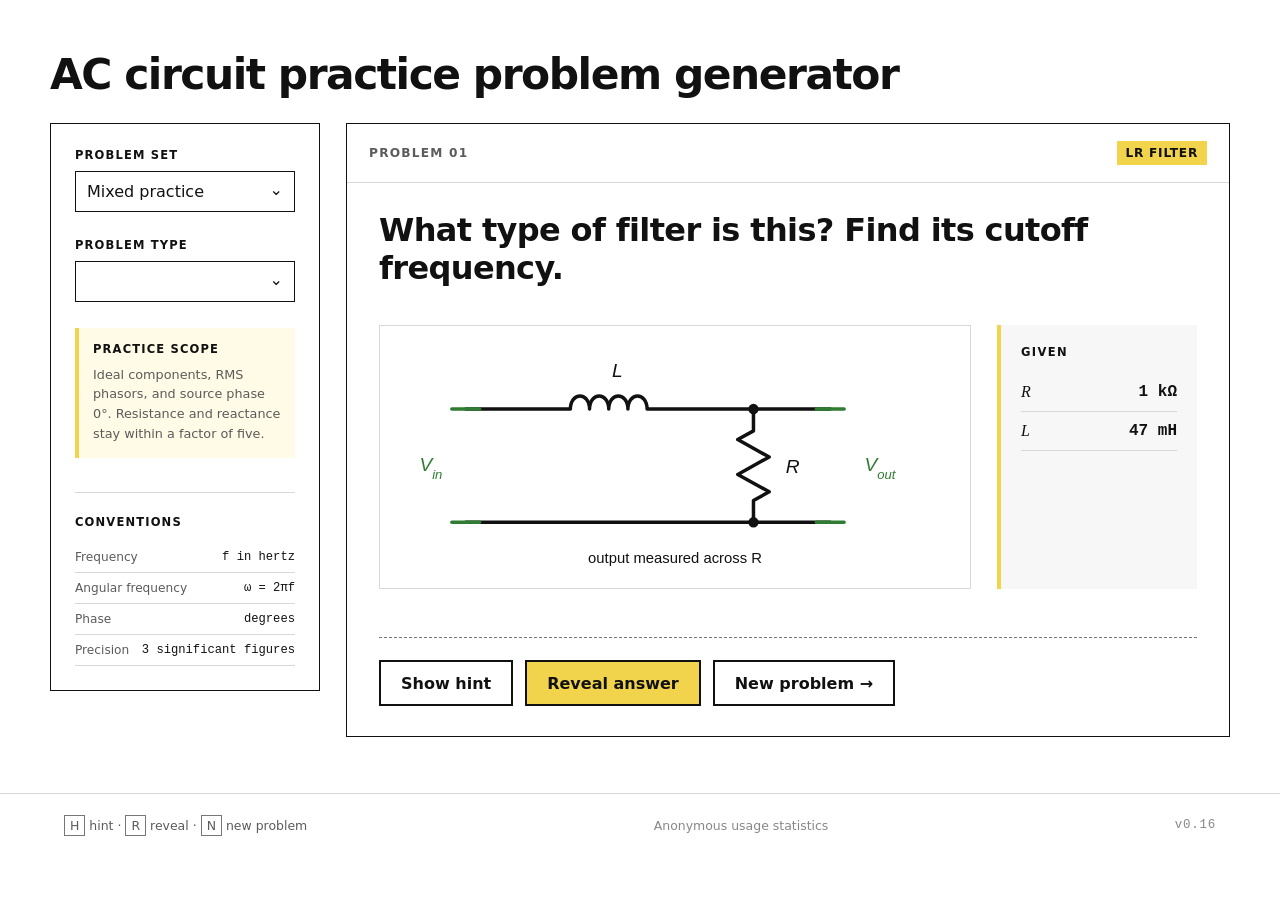
<file: index.html>
<!doctype html>
<html lang="en">
<head>
  <meta charset="utf-8">
  <meta name="viewport" content="width=device-width, initial-scale=1">
  <meta name="description" content="Randomized, verified AC impedance practice problems for introductory electronics students.">
  <link rel="canonical" href="https://wgannett.github.io/ac-practice-problems/">
  <title>AC Circuit Practice Problem Generator</title>
  <link rel="stylesheet" href="styles.css">
</head>
<body>
  <main>
    <section class="intro" aria-labelledby="page-title">
      <h1 id="page-title">AC circuit practice problem generator</h1>
    </section>

    <section class="workspace" aria-label="Practice problem generator">
      <aside class="controls">
        <div class="control-group">
          <label for="problem-set">Problem set</label>
          <div class="select-wrap">
            <select id="problem-set">
              <option value="mixed">Mixed practice</option>
              <option value="impedance">Equivalent impedance</option>
              <option value="advanced">Multi-component impedance</option>
              <option value="phasors">Currents &amp; voltages</option>
              <option value="unknown">Unknown values</option>
              <option value="power">Resistor power</option>
              <option value="filters">Filters</option>
              <option value="resonance">RLC resonance</option>
              <option value="waveforms">Phasors &amp; waveforms</option>
            </select>
          </div>
        </div>

        <div class="control-group">
          <label for="problem-type">Problem type</label>
          <div class="select-wrap">
            <select id="problem-type" aria-label="Problem type"></select>
          </div>
        </div>

        <div class="control-group focus-note">
          <span class="control-label">Practice scope</span>
          <p>Ideal components, RMS phasors, and source phase 0°. Resistance and reactance stay within a factor of five.</p>
        </div>

        <div class="conventions">
          <h2>Conventions</h2>
          <dl>
            <div><dt>Frequency</dt><dd>f in hertz</dd></div>
            <div><dt>Angular frequency</dt><dd>ω = 2πf</dd></div>
            <div><dt>Phase</dt><dd>degrees</dd></div>
            <div><dt>Precision</dt><dd>3 significant figures</dd></div>
          </dl>
        </div>
      </aside>

      <article class="problem-card" aria-live="polite">
        <div class="problem-topline">
          <span id="problem-number">Problem 01</span>
          <span id="problem-tag" class="topic-tag">Equivalent impedance</span>
        </div>

        <div class="prompt-block">
          <h2 id="problem-prompt">Find the equivalent impedance seen by the source.</h2>
          <p id="problem-detail" hidden></p>
          <div id="problem-supplement" hidden></div>
        </div>

        <div class="problem-body">
          <div id="circuit" class="circuit" aria-label="Circuit diagram"></div>
          <div class="given-panel">
            <h3>Given</h3>
            <dl id="given-values"></dl>
          </div>
        </div>

        <div class="hint-area">
          <div id="hint-panel" class="hint-panel" hidden>
            <div id="hint-heading" class="hint-heading">Hint 1 of 2</div>
            <div id="hint-text" class="hint-text"></div>
          </div>
        </div>

        <div class="answer-area">
          <div id="answer-panel" class="answer-panel" hidden>
            <div class="answer-heading">
              <span>Answer</span>
              <span class="checkmark" aria-hidden="true">✓</span>
            </div>
            <div id="final-answer" class="final-answer"></div>
            <details>
              <summary>Show calculation</summary>
              <div id="solution-steps" class="solution-steps"></div>
            </details>
          </div>
        </div>

        <div class="actions">
          <button id="hint-button" class="button button-secondary" type="button">Show hint</button>
          <button id="reveal-button" class="button button-primary" type="button">Reveal answer</button>
          <button id="new-button" class="button button-secondary" type="button">New problem <span aria-hidden="true">→</span></button>
        </div>
      </article>
    </section>

  </main>

  <footer>
    <p><kbd>H</kbd> hint · <kbd>R</kbd> reveal · <kbd>N</kbd> new problem</p>
    <p class="analytics-note">Anonymous usage statistics</p>
    <p class="version-label">v0.16</p>
  </footer>

  <script src="app.js"></script>
</body>
</html>
</file>
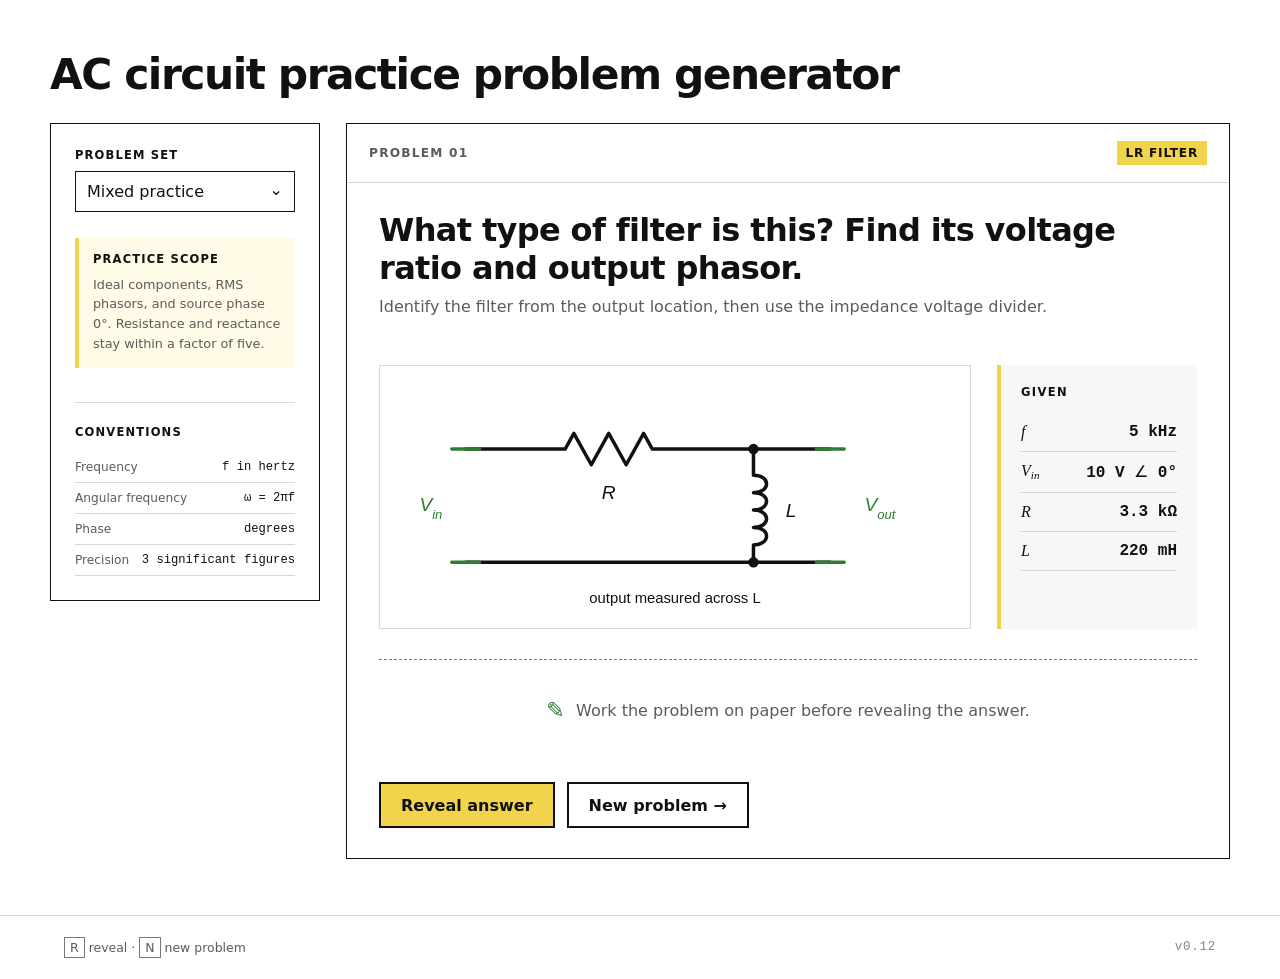
<file: ac-circuit-practice-v0.12.html>
<!doctype html>
<html lang="en">
<head>
  <meta charset="utf-8">
  <meta name="viewport" content="width=device-width, initial-scale=1">
  <meta name="description" content="Randomized, verified AC impedance practice problems for introductory electronics students.">
  <title>AC Circuit Practice Problem Generator</title>
  <style>
:root {
  --ink: #111111;
  --ink-soft: #5b5b5b;
  --paper: #ffffff;
  --paper-deep: #eeeeee;
  --panel: #ffffff;
  --line: #d8d8d8;
  --line-dark: #777777;
  --accent: #f1d44b;
  --green: #2f7d32;
  --success: #2f7d32;
  --shadow: none;
  font-family: Inter, ui-sans-serif, system-ui, -apple-system, BlinkMacSystemFont, "Segoe UI", sans-serif;
  color: var(--ink);
  background: var(--paper);
  font-synthesis: none;
}

* { box-sizing: border-box; }

body {
  margin: 0;
  min-width: 320px;
  background-color: var(--paper);
}

button, select { font: inherit; }
button { color: inherit; }
sub { font-size: .7em; line-height: 0; vertical-align: -.25em; }

main { width: min(1180px, calc(100% - 40px)); margin: 0 auto; }

.intro { padding: clamp(28px, 5vw, 52px) 0 24px; }
.eyebrow { margin: 0 0 14px; color: var(--green); font-size: .76rem; font-weight: 800; letter-spacing: .14em; text-transform: uppercase; }
h1, h2, h3, p { margin-top: 0; }
h1, .template-index h2 { font-family: inherit; }
h1 { margin: 0; font-size: clamp(1.7rem, 4vw, 2.65rem); line-height: 1.1; letter-spacing: -.035em; font-weight: 650; }
.lede { max-width: 680px; margin-bottom: 0; color: var(--ink-soft); font-size: clamp(1rem, 2vw, 1.2rem); line-height: 1.65; }

.workspace { display: grid; grid-template-columns: 270px 1fr; gap: 26px; align-items: start; }
.controls { padding: 24px; background: #ffffff; color: var(--ink); border: 1px solid var(--ink); box-shadow: var(--shadow); }
.control-group + .control-group { margin-top: 26px; }
.control-group label, .control-label { display: block; margin-bottom: 9px; color: var(--ink); font-size: .72rem; font-weight: 800; letter-spacing: .1em; text-transform: uppercase; }
.select-wrap { position: relative; }
.select-wrap::after { content: "⌄"; position: absolute; right: 12px; top: 9px; pointer-events: none; color: var(--ink); }
select { width: 100%; appearance: none; padding: 10px 34px 10px 11px; border: 1px solid var(--ink); border-radius: 0; color: var(--ink); background: #ffffff; cursor: pointer; }
.focus-note { padding: 14px; border-left: 4px solid var(--accent); background: #fffbe6; }
.focus-note p { margin: 0; color: var(--ink-soft); font-size: .8rem; line-height: 1.55; }
.conventions { margin-top: 34px; padding-top: 22px; border-top: 1px solid var(--line); }
.conventions h2 { margin-bottom: 13px; color: var(--ink); font-size: .72rem; letter-spacing: .1em; text-transform: uppercase; }
.conventions dl { margin: 0; }
.conventions dl div { padding: 8px 0; display: flex; justify-content: space-between; gap: 12px; border-bottom: 1px solid var(--line); font-size: .76rem; }
.conventions dt { color: var(--ink-soft); }
.conventions dd { margin: 0; text-align: right; font-family: "Courier New", monospace; }

.problem-card { background: var(--panel); border: 1px solid var(--ink); box-shadow: var(--shadow); }
.problem-topline { padding: 17px 22px; display: flex; align-items: center; justify-content: space-between; border-bottom: 1px solid var(--line); color: var(--ink-soft); font-size: .76rem; font-weight: 800; letter-spacing: .1em; text-transform: uppercase; }
.topic-tag { padding: 5px 9px; background: var(--accent); color: var(--ink); letter-spacing: .06em; }
.prompt-block { padding: 28px 32px 12px; }
.prompt-block h2 { margin-bottom: 8px; font-family: inherit; font-size: clamp(1.5rem, 3vw, 2rem); font-weight: 650; letter-spacing: -.02em; }
.prompt-block p { color: var(--ink-soft); line-height: 1.5; }
.math-expression { white-space: nowrap; font-family: Georgia, "Times New Roman", serif; font-weight: 500; }
.math-fraction { display: inline-grid; grid-template-rows: auto auto; vertical-align: middle; margin: 0 .2em; font-family: Georgia, "Times New Roman", serif; font-weight: 500; text-align: center; line-height: 1.15; }
.math-fraction > span:first-child { padding: 0 .22em .1em; border-bottom: 1.5px solid currentColor; }
.math-fraction > span:last-child { padding: .1em .22em 0; }
.problem-body { min-height: 265px; padding: 18px 32px 30px; display: grid; grid-template-columns: minmax(0, 1fr) 200px; gap: 26px; align-items: center; }
.circuit { min-height: 220px; display: grid; place-items: center; border: 1px solid var(--line); background-color: #ffffff; overflow: hidden; }
.circuit img { display: block; width: min(100%, 560px); height: auto; aspect-ratio: 640 / 300; object-fit: contain; }
.given-panel { align-self: stretch; padding: 20px; border-left: 4px solid var(--accent); background: #f7f7f7; }
.given-panel h3 { margin-bottom: 14px; color: var(--ink); font-size: .72rem; letter-spacing: .12em; text-transform: uppercase; }
.given-panel dl { margin: 0; }
.given-panel dl div { display: flex; justify-content: space-between; gap: 14px; padding: 10px 0; border-bottom: 1px solid var(--line); }
.given-panel dt { font-family: Georgia, serif; font-style: italic; }
.given-panel dd { margin: 0; font-family: "Courier New", monospace; font-weight: 700; text-align: right; }

.answer-area { margin: 0 32px; border-top: 1px dashed var(--line-dark); }
.answer-placeholder { min-height: 100px; display: flex; align-items: center; justify-content: center; gap: 11px; color: var(--ink-soft); text-align: center; }
.answer-placeholder p { margin: 0; font-family: inherit; }
.pencil { color: var(--green); font-size: 1.4rem; }
.answer-panel { padding: 20px 0 8px; }
.answer-heading { display: flex; align-items: center; justify-content: space-between; color: var(--success); font-size: .74rem; font-weight: 800; letter-spacing: .12em; text-transform: uppercase; }
.checkmark { width: 25px; height: 25px; border-radius: 50%; display: grid; place-items: center; background: var(--success); color: white; }
.final-answer { padding: 14px 0 16px; font-family: "Courier New", monospace; font-size: clamp(1.15rem, 2.5vw, 1.55rem); font-weight: 700; line-height: 1.55; }
.final-answer div + div { margin-top: 3px; }
details { padding: 10px 0; border-top: 1px solid var(--paper-deep); }
summary { color: var(--green); font-weight: 700; cursor: pointer; }
.solution-steps { padding: 13px 0 2px; color: var(--ink-soft); font-family: "Courier New", monospace; font-size: .9rem; line-height: 1.75; }
.solution-steps p { margin-bottom: 6px; }

.actions { padding: 22px 32px 30px; display: flex; gap: 12px; }
.button { min-height: 46px; padding: 0 20px; border: 2px solid var(--ink); font-weight: 800; cursor: pointer; transition: transform .15s ease, box-shadow .15s ease; }
.button:hover { transform: translateY(-2px); box-shadow: 4px 4px 0 var(--line); }
.button:focus-visible, select:focus-visible, summary:focus-visible { outline: 3px solid rgba(47, 125, 50, .35); outline-offset: 3px; }
.button-primary { background: var(--accent); border-color: var(--ink); color: var(--ink); }
.button-secondary { background: transparent; }

.template-index { margin: 72px 0 80px; padding: 38px 0; display: grid; grid-template-columns: 1fr 1.4fr; gap: 50px; border-top: 2px solid var(--ink); border-bottom: 1px solid var(--line); }
.template-index h2 { margin: 0; font-size: clamp(1.8rem, 4vw, 3rem); font-weight: 600; letter-spacing: -.03em; }
.template-index ol { margin: 0; padding: 0; list-style: none; columns: 2; column-gap: 28px; }
.template-index li { padding: 12px 0; break-inside: avoid; border-bottom: 1px solid var(--line); font-weight: 650; }
.template-index li span { margin-right: 12px; color: var(--green); font-family: "Courier New", monospace; font-size: .8rem; }

footer { margin-top: 56px; padding: 24px clamp(20px, 5vw, 72px); display: flex; justify-content: space-between; gap: 20px; border-top: 1px solid var(--line); color: var(--ink-soft); font-size: .78rem; }
footer p { margin: 0; }
.version-label { opacity: .72; font-family: "Courier New", monospace; letter-spacing: .06em; }
kbd { padding: 2px 5px; border: 1px solid var(--line-dark); background: var(--panel); font-family: inherit; }

@media (max-width: 800px) {
  .workspace { grid-template-columns: 1fr; }
  .controls { display: grid; grid-template-columns: 1fr 1fr; gap: 20px; }
  .control-group + .control-group { margin-top: 0; }
  .conventions { display: none; }
  .problem-body { grid-template-columns: 1fr; }
  .given-panel { display: grid; grid-template-columns: 80px 1fr; align-items: start; }
  .given-panel dl { display: grid; grid-template-columns: repeat(2, 1fr); gap: 0 20px; }
  .template-index { grid-template-columns: 1fr; gap: 24px; }
}

@media (max-width: 540px) {
  main { width: min(100% - 24px, 1180px); }
  .intro { padding-top: 28px; }
  .controls { grid-template-columns: 1fr; padding: 20px; }
  .prompt-block, .problem-body { padding-left: 20px; padding-right: 20px; }
  .problem-body { padding-top: 8px; }
  .answer-area { margin: 0 20px; }
  .actions { padding: 20px; flex-direction: column; }
  .button { width: 100%; }
  .given-panel { display: block; }
  .template-index ol { columns: 1; }
  footer { flex-direction: column; }
}

@media (prefers-reduced-motion: reduce) {
  * { scroll-behavior: auto !important; transition: none !important; }
}

  </style>
</head>
<body>
  <main>
    <section class="intro" aria-labelledby="page-title">
      <h1 id="page-title">AC circuit practice problem generator</h1>
    </section>

    <section class="workspace" aria-label="Practice problem generator">
      <aside class="controls">
        <div class="control-group">
          <label for="problem-set">Problem set</label>
          <div class="select-wrap">
            <select id="problem-set">
              <option value="mixed">Mixed practice</option>
              <option value="impedance">Equivalent impedance</option>
              <option value="advanced">Multi-component impedance</option>
              <option value="phasors">Currents &amp; voltages</option>
              <option value="unknown">Unknown values</option>
              <option value="power">Resistor power</option>
              <option value="filters">Filters</option>
              <option value="resonance">RLC resonance</option>
              <option value="waveforms">Phasors &amp; waveforms</option>
            </select>
          </div>
        </div>

        <div class="control-group focus-note">
          <span class="control-label">Practice scope</span>
          <p>Ideal components, RMS phasors, and source phase 0°. Resistance and reactance stay within a factor of five.</p>
        </div>

        <div class="conventions">
          <h2>Conventions</h2>
          <dl>
            <div><dt>Frequency</dt><dd>f in hertz</dd></div>
            <div><dt>Angular frequency</dt><dd>ω = 2πf</dd></div>
            <div><dt>Phase</dt><dd>degrees</dd></div>
            <div><dt>Precision</dt><dd>3 significant figures</dd></div>
          </dl>
        </div>
      </aside>

      <article class="problem-card" aria-live="polite">
        <div class="problem-topline">
          <span id="problem-number">Problem 01</span>
          <span id="problem-tag" class="topic-tag">Equivalent impedance</span>
        </div>

        <div class="prompt-block">
          <h2 id="problem-prompt">Find the equivalent impedance seen by the source.</h2>
          <p id="problem-detail">Express the result in rectangular and polar form.</p>
        </div>

        <div class="problem-body">
          <div id="circuit" class="circuit" aria-label="Circuit diagram"></div>
          <div class="given-panel">
            <h3>Given</h3>
            <dl id="given-values"></dl>
          </div>
        </div>

        <div class="answer-area">
          <div id="answer-placeholder" class="answer-placeholder">
            <span class="pencil">✎</span>
            <p>Work the problem on paper before revealing the answer.</p>
          </div>

          <div id="answer-panel" class="answer-panel" hidden>
            <div class="answer-heading">
              <span>Answer</span>
              <span class="checkmark" aria-hidden="true">✓</span>
            </div>
            <div id="final-answer" class="final-answer"></div>
            <details>
              <summary>Show calculation</summary>
              <div id="solution-steps" class="solution-steps"></div>
            </details>
          </div>
        </div>

        <div class="actions">
          <button id="reveal-button" class="button button-primary" type="button">Reveal answer</button>
          <button id="new-button" class="button button-secondary" type="button">New problem <span aria-hidden="true">→</span></button>
        </div>
      </article>
    </section>

  </main>

  <footer>
    <p><kbd>R</kbd> reveal · <kbd>N</kbd> new problem</p>
    <p class="version-label">v0.12</p>
  </footer>

  <script>
window.CIRCUIT_ASSETS = {"series-rc":"[data-uri]","series-rc-vc":"[data-uri]","series-rl":"[data-uri]","series-rlc":"[data-uri]","series-rlc-voltages":"[data-uri]","parallel-rc":"[data-uri]","parallel-rl":"[data-uri]","loaded-rc-divider":"[data-uri]","loaded-rl-divider":"[data-uri]","phasor-reference":"[data-uri]","sine-wave-reference":"[data-uri]","series-r-lc":"[data-uri]","series-r-ll":"[data-uri]","series-r-cc":"[data-uri]","parallel-r-lc":"[data-uri]","parallel-r-ll":"[data-uri]","parallel-r-cc":"[data-uri]","series-r-parallel-lc":"[data-uri]","series-r-parallel-ll":"[data-uri]","series-r-parallel-cc":"[data-uri]","parallel-r-series-lc":"[data-uri]","parallel-r-series-ll":"[data-uri]","parallel-r-series-cc":"[data-uri]","series-r-parallel-rc":"[data-uri]","rc-lowpass":"[data-uri]","rc-highpass":"[data-uri]","lr-output-r":"[data-uri]","lr-output-l":"[data-uri]","rlc-output-r":"[data-uri]","rlc-output-lc":"[data-uri]"};
"use strict";

const TWO_PI = 2 * Math.PI;
const values = {
  frequency: [100, 200, 500, 1000, 2000, 5000, 10000],
  voltage: [1, 2, 5, 10, 12],
  resistance: [100, 150, 220, 330, 470, 680, 1000, 1500, 2200, 3300, 4700, 6800, 10000],
  capacitance: [10e-9, 22e-9, 47e-9, 100e-9, 220e-9, 470e-9, 1e-6, 2.2e-6, 4.7e-6, 10e-6],
  inductance: [1e-3, 2.2e-3, 4.7e-3, 10e-3, 22e-3, 47e-3, 100e-3, 220e-3, 470e-3, 1]
};

const circuitNames = [
  "series-rc", "series-rc-vc", "series-rl", "series-rlc", "series-rlc-voltages", "parallel-rc", "parallel-rl",
  "loaded-rc-divider", "loaded-rl-divider",
  "phasor-reference", "sine-wave-reference",
  "series-r-lc", "series-r-ll", "series-r-cc",
  "parallel-r-lc", "parallel-r-ll", "parallel-r-cc",
  "series-r-parallel-lc", "series-r-parallel-ll", "series-r-parallel-cc",
  "parallel-r-series-lc", "parallel-r-series-ll", "parallel-r-series-cc",
  "series-r-parallel-rc", "rc-lowpass", "rc-highpass", "lr-output-r", "lr-output-l", "rlc-output-r", "rlc-output-lc"
];
const embeddedAssets = typeof window !== "undefined" ? window.CIRCUIT_ASSETS : null;
const CIRCUIT_ASSETS = embeddedAssets || Object.fromEntries(circuitNames.map((name) => [name, `assets/${name}.svg`]));

const state = { count: 0, set: "mixed", problem: null, lastType: null };
const $ = (selector) => document.querySelector(selector);
const pick = (array) => array[Math.floor(Math.random() * array.length)];
const BALANCE_MIN = .2;
const BALANCE_MAX = 5;
const TARGET_ANGLES = [15, 20, 25, 30, 35, 40, 45, 50, 55, 60, 65, 70, 75];
const PHASOR_ANGLES = [-75, -65, -55, -45, -35, -25, -15, 15, 25, 35, 45, 55, 65, 75];
const PHASOR_MAGNITUDES = [5, 10, 12, 15, 20, 25, 30, 40, 50];
const S = Object.freeze({
  ZC: "Z<sub>C</sub>", ZC1: "Z<sub>C1</sub>", ZC2: "Z<sub>C2</sub>",
  ZL: "Z<sub>L</sub>", ZL1: "Z<sub>L1</sub>", ZL2: "Z<sub>L2</sub>",
  Za: "Z<sub>a</sub>", Zp: "Z<sub>p</sub>", Zb: "Z<sub>b</sub>",
  VC: "V<sub>C</sub>", VL: "V<sub>L</sub>", Vs: "V<sub>s</sub>", Vin: "V<sub>in</sub>", Vout: "V<sub>out</sub>", Vp: "V<sub>p</sub>", VR: "V<sub>R</sub>",
  Is: "I<sub>s</sub>", IR: "I<sub>R</sub>", IC: "I<sub>C</sub>",
  R1: "R<sub>1</sub>", R2: "R<sub>2</sub>", Rp: "R<sub>p</sub>",
  L1: "L<sub>1</sub>", L2: "L<sub>2</sub>", C1: "C<sub>1</sub>", C2: "C<sub>2</sub>",
  PR: "P<sub>R</sub>", PR1: "P<sub>R1</sub>", PR2: "P<sub>R2</sub>",
  fc: "f<sub>c</sub>", f0: "f<sub>0</sub>"
});

function pickDifferent(array, previous) {
  const choices = array.filter((item) => item !== previous);
  return pick(choices.length ? choices : array);
}

function isBalanced(ratio) { return ratio >= BALANCE_MIN && ratio <= BALANCE_MAX; }

function balancedRC() {
  const candidates = [];
  for (const f of values.frequency) {
    for (const R of values.resistance) {
      for (const C of values.capacitance) {
        const Xc = 1 / (TWO_PI * f * C);
        if (isBalanced(Xc / R)) candidates.push({ f, R, C, Xc });
      }
    }
  }
  return pick(candidates);
}

function balancedRL() {
  const candidates = [];
  for (const f of values.frequency) {
    for (const R of values.resistance) {
      for (const L of values.inductance) {
        const Xl = TWO_PI * f * L;
        if (isBalanced(Xl / R)) candidates.push({ f, R, L, Xl });
      }
    }
  }
  return pick(candidates);
}

function balancedRLC() {
  const candidates = [];
  for (const f of values.frequency) {
    for (const R of values.resistance) {
      for (const L of values.inductance) {
        const Xl = TWO_PI * f * L;
        for (const C of values.capacitance) {
          const Xc = 1 / (TWO_PI * f * C);
          if (isBalanced(Math.abs(Xl - Xc) / R)) candidates.push({ f, R, L, C, Xl, Xc });
        }
      }
    }
  }
  return pick(candidates);
}

function balancedSeriesRLCVoltages() {
  const candidates = [];
  for (const f of values.frequency) {
    for (const R of values.resistance) {
      for (const L of values.inductance) {
        const Xl = TWO_PI * f * L;
        if (!isBalanced(Xl / R)) continue;
        for (const C of values.capacitance) {
          const Xc = 1 / (TWO_PI * f * C);
          if (isBalanced(Xc / R) && isBalanced(Math.abs(Xl - Xc) / R)) candidates.push({ f, R, L, C, Xl, Xc });
        }
      }
    }
  }
  return pick(candidates);
}

function balancedResonantRLC() {
  const candidates = [];
  for (const R of values.resistance) {
    for (const L of values.inductance) {
      for (const C of values.capacitance) {
        const X0 = Math.sqrt(L / C);
        if (isBalanced(X0 / R)) candidates.push({ R, L, C, X0, f0: 1 / (TWO_PI * Math.sqrt(L * C)) });
      }
    }
  }
  return pick(candidates);
}

function sig(value, digits = 3) {
  if (Math.abs(value) < 1e-12) return "0";
  return Number(value.toPrecision(digits)).toString();
}

function engineering(value, unit) {
  const abs = Math.abs(value);
  if (abs < 1e-12) return `0 ${unit}`;
  const scales = [
    { n: 1e6, p: "M" }, { n: 1e3, p: "k" }, { n: 1, p: "" },
    { n: 1e-3, p: "m" }, { n: 1e-6, p: "µ" }, { n: 1e-9, p: "n" }
  ];
  const scale = scales.find((item) => abs >= item.n * .999) || scales.at(-1);
  return `${sig(value / scale.n)} ${scale.p}${unit}`;
}

function degrees(radians) { return radians * 180 / Math.PI; }

function polar(complex) {
  return { magnitude: Math.hypot(complex.re, complex.im), angle: degrees(Math.atan2(complex.im, complex.re)) };
}

function add(a, b) { return { re: a.re + b.re, im: a.im + b.im }; }

function divide(a, b) {
  const denominator = b.re * b.re + b.im * b.im;
  return { re: (a.re * b.re + a.im * b.im) / denominator, im: (a.im * b.re - a.re * b.im) / denominator };
}

function multiply(a, b) {
  return { re: a.re * b.re - a.im * b.im, im: a.re * b.im + a.im * b.re };
}

function parallelZ(a, b) { return divide(multiply(a, b), add(a, b)); }

function balancedComplex(factory) {
  for (let attempt = 0; attempt < 2000; attempt += 1) {
    const candidate = factory();
    const angle = Math.abs(polar(candidate.z).angle);
    if (candidate.valid !== false && [candidate.z.re, candidate.z.im, angle].every(Number.isFinite) && angle >= 10 && angle <= 80) return candidate;
  }
  throw new Error("Could not generate a balanced multi-component circuit.");
}

function validCandidate(factory, message) {
  for (let attempt = 0; attempt < 5000; attempt += 1) {
    const candidate = factory();
    if (candidate) return candidate;
  }
  throw new Error(message);
}

function complexLines(symbol, complex, unit) {
  const p = polar(complex);
  const sign = complex.im < 0 ? "−" : "+";
  return `<div>${symbol} = ${engineering(complex.re, unit)} ${sign} j${engineering(Math.abs(complex.im), unit)}</div>
    <div>${symbol} = ${engineering(p.magnitude, unit)} ∠ ${sig(p.angle)}°</div>`;
}

function rectangular(complex, unit) {
  const sign = complex.im < 0 ? "−" : "+";
  return `${engineering(complex.re, unit)} ${sign} j${engineering(Math.abs(complex.im), unit)}`;
}

function polarLine(symbol, complex, unit) {
  const p = polar(complex);
  return `<div>${symbol} = ${engineering(p.magnitude, unit)} ∠ ${sig(p.angle)}°</div>`;
}

function fromPolar(magnitude, angle) {
  const radians = angle * Math.PI / 180;
  return { re: magnitude * Math.cos(radians), im: magnitude * Math.sin(radians) };
}

function phasorText(magnitude, angle, unit = "") {
  return `${sig(magnitude)} ∠ ${sig(angle)}°${unit ? ` ${unit}` : ""}`;
}

function signedAngle(angle) {
  return angle < 0 ? `− ${sig(Math.abs(angle))}°` : `+ ${sig(angle)}°`;
}

function complexText(complex) {
  const sign = complex.im < 0 ? "−" : "+";
  return `${sig(complex.re)} ${sign} j${sig(Math.abs(complex.im))}`;
}

function decibels(ratioMagnitude) { return 20 * Math.log10(ratioMagnitude); }

function rcFilterRatio(R, C, f, outputAcrossC) {
  const zc = { re: 0, im: -1 / (TWO_PI * f * C) };
  return divide(outputAcrossC ? zc : { re: R, im: 0 }, add({ re: R, im: 0 }, zc));
}

function lrFilterRatio(R, L, f, outputAcrossR) {
  const zl = { re: 0, im: TWO_PI * f * L };
  return divide(outputAcrossR ? { re: R, im: 0 } : zl, add({ re: R, im: 0 }, zl));
}

function circuitImage(name, alt) {
  return `<img src="${CIRCUIT_ASSETS[name]}" alt="${alt}" width="640" height="300">`;
}

function problem(config) { return config; }

function seriesRCImpedance() {
  const { f, R, C, Xc } = balancedRC(), z = { re: R, im: -Xc }, p = polar(z);
  return problem({ type: "seriesRCImpedance", group: "impedance", tag: "Equivalent impedance", image: "series-rc", imageAlt: "Series resistor-capacitor circuit",
    prompt: "Find the equivalent impedance seen by the source.", detail: "Express Z in rectangular and polar form.",
    given: [["f", engineering(f, "Hz")], ["R", engineering(R, "Ω")], ["C", engineering(C, "F")]], answer: complexLines("Z", z, "Ω"),
    steps: [`${S.ZC} = 1/(j2πfC) = −j${engineering(Xc, "Ω")}`, `Z = R + ${S.ZC} = ${engineering(R, "Ω")} − j${engineering(Xc, "Ω")}`, `|Z| = ${engineering(p.magnitude, "Ω")},   θ = ${sig(p.angle)}°`], result: z });
}

function seriesRLImpedance() {
  const { f, R, L, Xl } = balancedRL(), z = { re: R, im: Xl }, p = polar(z);
  return problem({ type: "seriesRLImpedance", group: "impedance", tag: "Equivalent impedance", image: "series-rl", imageAlt: "Series resistor-inductor circuit",
    prompt: "Find the equivalent impedance seen by the source.", detail: "Express Z in rectangular and polar form.",
    given: [["f", engineering(f, "Hz")], ["R", engineering(R, "Ω")], ["L", engineering(L, "H")]], answer: complexLines("Z", z, "Ω"),
    steps: [`${S.ZL} = j2πfL = j${engineering(Xl, "Ω")}`, `Z = R + ${S.ZL} = ${engineering(R, "Ω")} + j${engineering(Xl, "Ω")}`, `|Z| = ${engineering(p.magnitude, "Ω")},   θ = ${sig(p.angle)}°`], result: z });
}

function seriesRLCImpedance() {
  const { f, R, L, C, Xl, Xc } = balancedRLC(), z = { re: R, im: Xl - Xc }, p = polar(z);
  const sign = z.im < 0 ? "−" : "+";
  return problem({ type: "seriesRLCImpedance", group: "impedance", tag: "Equivalent impedance", image: "series-rlc", imageAlt: "Series resistor-inductor-capacitor circuit",
    prompt: "Find the equivalent impedance seen by the source.", detail: "Decide whether the circuit is net inductive or capacitive.",
    given: [["f", engineering(f, "Hz")], ["R", engineering(R, "Ω")], ["L", engineering(L, "H")], ["C", engineering(C, "F")]], answer: complexLines("Z", z, "Ω"),
    steps: [`${S.ZL} = j${engineering(Xl, "Ω")}`, `${S.ZC} = −j${engineering(Xc, "Ω")}`, `Z = R + ${S.ZL} + ${S.ZC} = ${engineering(R, "Ω")} ${sign} j${engineering(Math.abs(z.im), "Ω")}`, `|Z| = ${engineering(p.magnitude, "Ω")},   θ = ${sig(p.angle)}°`], result: z });
}

function parallelRCImpedance() {
  const { f, R, C, Xc } = balancedRC(), zc = { re: 0, im: -Xc };
  const z = divide(multiply({ re: R, im: 0 }, zc), { re: R, im: -Xc }), p = polar(z);
  return problem({ type: "parallelRCImpedance", group: "impedance", tag: "Equivalent impedance", image: "parallel-rc", imageAlt: "Parallel resistor-capacitor circuit",
    prompt: "Find the equivalent impedance of the parallel network.", detail: `Use the parallel-impedance formula with R and ${S.ZC}.`,
    given: [["f", engineering(f, "Hz")], ["R", engineering(R, "Ω")], ["C", engineering(C, "F")]], answer: complexLines("Z", z, "Ω"),
    steps: [`${S.ZC} = 1/(j2πfC) = −j${engineering(Xc, "Ω")}`, `Z = (R ${S.ZC})/(R + ${S.ZC})`, `Z = ${engineering(z.re, "Ω")} − j${engineering(Math.abs(z.im), "Ω")}`, `|Z| = ${engineering(p.magnitude, "Ω")},   θ = ${sig(p.angle)}°`], result: z });
}

function parallelRLImpedance() {
  const { f, R, L, Xl } = balancedRL(), zl = { re: 0, im: Xl };
  const z = divide(multiply({ re: R, im: 0 }, zl), { re: R, im: Xl }), p = polar(z);
  return problem({ type: "parallelRLImpedance", group: "impedance", tag: "Equivalent impedance", image: "parallel-rl", imageAlt: "Parallel resistor-inductor circuit",
    prompt: "Find the equivalent impedance of the parallel network.", detail: `Use the parallel-impedance formula with R and ${S.ZL}.`,
    given: [["f", engineering(f, "Hz")], ["R", engineering(R, "Ω")], ["L", engineering(L, "H")]], answer: complexLines("Z", z, "Ω"),
    steps: [`${S.ZL} = j2πfL = j${engineering(Xl, "Ω")}`, `Z = (R ${S.ZL})/(R + ${S.ZL})`, `Z = ${engineering(z.re, "Ω")} + j${engineering(z.im, "Ω")}`, `|Z| = ${engineering(p.magnitude, "Ω")},   θ = ${sig(p.angle)}°`], result: z });
}

function reactivePair(f) {
  const suffix = pick(["lc", "ll", "cc"]);
  if (suffix === "lc") {
    const L = pick(values.inductance), C = pick(values.capacitance);
    const Xl = TWO_PI * f * L, Xc = 1 / (TWO_PI * f * C);
    return {
      suffix, names: "L and C", symbols: [S.ZL, S.ZC],
      impedances: [{ re: 0, im: Xl }, { re: 0, im: -Xc }],
      given: [["L", engineering(L, "H")], ["C", engineering(C, "F")]],
      steps: [`${S.ZL} = j${engineering(Xl, "Ω")}`, `${S.ZC} = −j${engineering(Xc, "Ω")}`]
    };
  }
  if (suffix === "ll") {
    const L1 = pick(values.inductance), L2 = pick(values.inductance);
    const Xl1 = TWO_PI * f * L1, Xl2 = TWO_PI * f * L2;
    return {
      suffix, names: "L₁ and L₂", symbols: [S.ZL1, S.ZL2],
      impedances: [{ re: 0, im: Xl1 }, { re: 0, im: Xl2 }],
      given: [[S.L1, engineering(L1, "H")], [S.L2, engineering(L2, "H")]],
      steps: [`${S.ZL1} = j${engineering(Xl1, "Ω")}`, `${S.ZL2} = j${engineering(Xl2, "Ω")}`]
    };
  }
  const C1 = pick(values.capacitance), C2 = pick(values.capacitance);
  const Xc1 = 1 / (TWO_PI * f * C1), Xc2 = 1 / (TWO_PI * f * C2);
  return {
    suffix, names: "C₁ and C₂", symbols: [S.ZC1, S.ZC2],
    impedances: [{ re: 0, im: -Xc1 }, { re: 0, im: -Xc2 }],
    given: [[S.C1, engineering(C1, "F")], [S.C2, engineering(C2, "F")]],
    steps: [`${S.ZC1} = −j${engineering(Xc1, "Ω")}`, `${S.ZC2} = −j${engineering(Xc2, "Ω")}`]
  };
}

function multiComponentImpedance(topology, type) {
  const selected = balancedComplex(() => {
    const f = pick(values.frequency), R = pick(values.resistance), pair = reactivePair(f);
    const [z1, z2] = pair.impedances, resistor = { re: R, im: 0 };
    let branch = null, first = null, z;
    if (topology === "series") z = add(resistor, add(z1, z2));
    if (topology === "parallel") {
      first = parallelZ(resistor, z1);
      z = parallelZ(first, z2);
    }
    if (topology === "series-parallel") {
      branch = parallelZ(z1, z2);
      z = add(resistor, branch);
    }
    if (topology === "parallel-series") {
      branch = add(z1, z2);
      z = parallelZ(resistor, branch);
    }
    const reactancesStayClose = pair.impedances.every((component) => isBalanced(Math.abs(component.im) / R));
    return { f, R, pair, branch, first, z, valid: reactancesStayClose };
  });

  const { f, R, pair, branch, first, z } = selected;
  const [z1Symbol, z2Symbol] = pair.symbols, p = polar(z);
  let image, imageAlt, detail, combinationSteps;
  if (topology === "series") {
    image = `series-r-${pair.suffix}`;
    imageAlt = `One resistor, ${pair.names}, all connected in series`;
    detail = "Combine all three series impedances, then convert the result to polar form.";
    combinationSteps = [`Z = R + ${z1Symbol} + ${z2Symbol}`, `Z = ${rectangular(z, "Ω")}`];
  } else if (topology === "parallel") {
    image = `parallel-r-${pair.suffix}`;
    imageAlt = `One resistor, ${pair.names}, all connected in parallel`;
    detail = "Combine the three branches two at a time using the parallel-impedance formula.";
    combinationSteps = [
      `${S.Za} = (R${z1Symbol})/(R + ${z1Symbol}) = ${rectangular(first, "Ω")}`,
      `Z = (${S.Za}${z2Symbol})/(${S.Za} + ${z2Symbol}) = ${rectangular(z, "Ω")}`
    ];
  } else if (topology === "series-parallel") {
    image = `series-r-parallel-${pair.suffix}`;
    imageAlt = `One resistor in series with ${pair.names} connected in parallel`;
    detail = "Combine the two reactive branches in parallel, then add the resistor in series.";
    combinationSteps = [
      `${S.Zp} = (${z1Symbol}${z2Symbol})/(${z1Symbol} + ${z2Symbol}) = ${rectangular(branch, "Ω")}`,
      `Z = R + ${S.Zp} = ${rectangular(z, "Ω")}`
    ];
  } else {
    image = `parallel-r-series-${pair.suffix}`;
    imageAlt = `One resistor in parallel with a series branch containing ${pair.names}`;
    detail = "Combine the two reactive impedances in series, then combine that branch with the resistor in parallel.";
    combinationSteps = [
      `${S.Zb} = ${z1Symbol} + ${z2Symbol} = ${rectangular(branch, "Ω")}`,
      `Z = (R${S.Zb})/(R + ${S.Zb}) = ${rectangular(z, "Ω")}`
    ];
  }

  return problem({
    type, group: "advanced", tag: "Multi-component impedance", image, imageAlt,
    prompt: "Find the equivalent impedance seen by the source.", detail,
    given: [["f", engineering(f, "Hz")], ["R", engineering(R, "Ω")], ...pair.given],
    answer: complexLines("Z", z, "Ω"),
    steps: [...pair.steps, ...combinationSteps, `|Z| = ${engineering(p.magnitude, "Ω")},   θ = ${sig(p.angle)}°`],
    result: z, reactivePair: pair.suffix, resistorCount: 1,
    reactanceRatios: pair.impedances.map((component) => Math.abs(component.im) / R)
  });
}

function seriesThreeImpedance() { return multiComponentImpedance("series", "seriesThreeImpedance"); }
function parallelThreeImpedance() { return multiComponentImpedance("parallel", "parallelThreeImpedance"); }
function seriesParallelImpedance() { return multiComponentImpedance("series-parallel", "seriesParallelImpedance"); }
function parallelSeriesImpedance() { return multiComponentImpedance("parallel-series", "parallelSeriesImpedance"); }

function seriesCurrent() {
  const useRC = Math.random() < .5;
  const Vs = pick(values.voltage);
  let f, R, z, reactiveGiven, reactanceStep, image, imageAlt;
  if (useRC) {
    const selected = balancedRC(), C = selected.C, Xc = selected.Xc;
    f = selected.f; R = selected.R;
    z = { re: R, im: -Xc }; reactiveGiven = ["C", engineering(C, "F")]; reactanceStep = `${S.ZC} = −j${engineering(Xc, "Ω")}`; image = "series-rc"; imageAlt = "Series RC circuit with source current";
  } else {
    const selected = balancedRL(), L = selected.L, Xl = selected.Xl;
    f = selected.f; R = selected.R;
    z = { re: R, im: Xl }; reactiveGiven = ["L", engineering(L, "H")]; reactanceStep = `${S.ZL} = j${engineering(Xl, "Ω")}`; image = "series-rl"; imageAlt = "Series RL circuit with source current";
  }
  const current = divide({ re: Vs, im: 0 }, z), pz = polar(z), pi = polar(current);
  return problem({ type: "seriesCurrent", group: "phasors", tag: "Current phasor", image, imageAlt,
    prompt: "Find the source current phasor I.", detail: "The source voltage is the 0° phase reference. Use RMS values.",
    given: [["f", engineering(f, "Hz")], [S.Vs, `${engineering(Vs, "V")} ∠ 0°`], ["R", engineering(R, "Ω")], reactiveGiven], answer: complexLines("I", current, "A"),
    steps: [reactanceStep, `Z = ${engineering(pz.magnitude, "Ω")} ∠ ${sig(pz.angle)}°`, `I = ${S.Vs}/Z`, `|I| = ${engineering(pi.magnitude, "A")},   ∠I = 0° − (${sig(pz.angle)}°) = ${sig(pi.angle)}°`], result: current });
}

function capacitorVoltage() {
  const { f, R, C, Xc } = balancedRC(), Vs = pick(values.voltage), z = { re: R, im: -Xc }, zc = { re: 0, im: -Xc };
  const current = divide({ re: Vs, im: 0 }, z), vc = multiply(current, zc), pi = polar(current), pvc = polar(vc);
  return problem({ type: "capacitorVoltage", group: "phasors", tag: "Voltage phasor", image: "series-rc-vc", imageAlt: "Series RC circuit with capacitor voltage marked",
    prompt: `Find the capacitor voltage phasor ${S.VC}.`, detail: "Use the marked polarity and take the source as the 0° reference.",
    given: [["f", engineering(f, "Hz")], [S.Vs, `${engineering(Vs, "V")} ∠ 0°`], ["R", engineering(R, "Ω")], ["C", engineering(C, "F")]], answer: complexLines(S.VC, vc, "V"),
    steps: [`${S.ZC} = −j${engineering(Xc, "Ω")}`, `I = ${S.Vs}/(R + ${S.ZC}) = ${engineering(pi.magnitude, "A")} ∠ ${sig(pi.angle)}°`, `${S.VC} = I ${S.ZC}`, `|${S.VC}| = ${engineering(pvc.magnitude, "V")},   ∠${S.VC} = ${sig(pvc.angle)}°`], result: vc });
}

function seriesComponentVoltages() {
  const { f, R, L, C, Xl, Xc } = balancedSeriesRLCVoltages(), Vs = pick(values.voltage);
  const z = { re: R, im: Xl - Xc }, pz = polar(z);
  const current = divide({ re: Vs, im: 0 }, z);
  const vr = multiply(current, { re: R, im: 0 });
  const vl = multiply(current, { re: 0, im: Xl });
  const vc = multiply(current, { re: 0, im: -Xc });
  const voltageSum = add(add(vr, vl), vc);
  return problem({
    type: "seriesComponentVoltages", group: "phasors", tag: "Component voltage phasors",
    image: "series-rlc-voltages", imageAlt: "Series RLC circuit with the voltage polarity marked across each component",
    prompt: `Find I, ${S.VR}, ${S.VL}, and ${S.VC}.`,
    detail: "Use the marked polarities, RMS phasors, and the source voltage as the 0° reference.",
    given: [["f", engineering(f, "Hz")], [S.Vs, `${engineering(Vs, "V")} ∠ 0°`], ["R", engineering(R, "Ω")], ["L", engineering(L, "H")], ["C", engineering(C, "F")]],
    answer: `${polarLine("I", current, "A")}${polarLine(S.VR, vr, "V")}${polarLine(S.VL, vl, "V")}${polarLine(S.VC, vc, "V")}`,
    steps: [
      `${S.ZL} = j${engineering(Xl, "Ω")},   ${S.ZC} = −j${engineering(Xc, "Ω")}`,
      `Z = R + ${S.ZL} + ${S.ZC} = ${rectangular(z, "Ω")} = ${engineering(pz.magnitude, "Ω")} ∠ ${sig(pz.angle)}°`,
      `I = ${S.Vs}/Z = ${engineering(polar(current).magnitude, "A")} ∠ ${sig(polar(current).angle)}°`,
      `${S.VR} = IR = ${engineering(polar(vr).magnitude, "V")} ∠ ${sig(polar(vr).angle)}°`,
      `${S.VL} = I${S.ZL} = ${engineering(polar(vl).magnitude, "V")} ∠ ${sig(polar(vl).angle)}°`,
      `${S.VC} = I${S.ZC} = ${engineering(polar(vc).magnitude, "V")} ∠ ${sig(polar(vc).angle)}°`,
      `Check: ${S.VR} + ${S.VL} + ${S.VC} = ${S.Vs}`
    ],
    result: current, voltageCheck: { sum: voltageSum, source: { re: Vs, im: 0 } },
    reactanceRatios: [Xl / R, Xc / R]
  });
}

function unknownComponent() {
  const useRC = Math.random() < .5;
  const selected = validCandidate(() => {
    const f = pick(values.frequency), R = pick(values.resistance), angleMagnitude = pick(TARGET_ANGLES);
    const reactance = R * Math.tan(angleMagnitude * Math.PI / 180);
    if (useRC) {
      const component = 1 / (TWO_PI * f * reactance);
      if (component < values.capacitance[0] || component > values.capacitance.at(-1)) return null;
      return { f, R, angle: -angleMagnitude, reactance, component };
    }
    const component = reactance / (TWO_PI * f);
    if (component < values.inductance[0] || component > values.inductance.at(-1)) return null;
    return { f, R, angle: angleMagnitude, reactance, component };
  }, "Could not generate an unknown-component problem.");
  const { f, R, angle, reactance, component } = selected;
  const symbol = useRC ? "C" : "L", unit = useRC ? "F" : "H";
  const impedanceSymbol = useRC ? S.ZC : S.ZL;
  const image = useRC ? "series-rc" : "series-rl";
  const sign = useRC ? "−" : "+";
  const formulaStep = useRC
    ? `C = 1/(2πf${useRC ? "X<sub>C</sub>" : ""}) = ${engineering(component, unit)}`
    : `L = X<sub>L</sub>/(2πf) = ${engineering(component, unit)}`;
  return problem({
    type: "unknownComponent", group: "unknown", tag: "Unknown component",
    image, imageAlt: `Series ${useRC ? "RC" : "RL"} circuit with an unknown ${useRC ? "capacitor" : "inductor"}`,
    prompt: `Find the value of ${symbol} that gives the specified impedance angle.`,
    detail: `Use the angle of Z = R ${sign} jX and the series-circuit impedance relationship.`,
    given: [["f", engineering(f, "Hz")], ["R", engineering(R, "Ω")], ["∠Z", `${angle}°`]],
    answer: `<div>${symbol} = ${engineering(component, unit)}</div>`,
    steps: [
      `|∠Z| = tan⁻¹(X/R), so X = R tan(|∠Z|).`,
      `|${impedanceSymbol}| = ${engineering(reactance, "Ω")}`,
      formulaStep,
      `Check: Z = ${engineering(R, "Ω")} ${sign} j${engineering(reactance, "Ω")} has ∠Z = ${angle}°.`
    ],
    result: { re: component, im: 0 }, targetAngle: angle, circuitFamily: useRC ? "RC" : "RL",
    verificationAngle: degrees(Math.atan2(useRC ? -reactance : reactance, R))
  });
}

function unknownFrequency() {
  const useRC = Math.random() < .5;
  const selected = validCandidate(() => {
    const R = pick(values.resistance), angleMagnitude = pick(TARGET_ANGLES);
    const reactance = R * Math.tan(angleMagnitude * Math.PI / 180);
    if (useRC) {
      const C = pick(values.capacitance), f = 1 / (TWO_PI * C * reactance);
      if (f < values.frequency[0] || f > values.frequency.at(-1)) return null;
      return { R, C, f, angle: -angleMagnitude, reactance };
    }
    const L = pick(values.inductance), f = reactance / (TWO_PI * L);
    if (f < values.frequency[0] || f > values.frequency.at(-1)) return null;
    return { R, L, f, angle: angleMagnitude, reactance };
  }, "Could not generate an unknown-frequency problem.");
  const { R, C, L, f, angle, reactance } = selected;
  const image = useRC ? "series-rc" : "series-rl";
  const reactiveGiven = useRC ? ["C", engineering(C, "F")] : ["L", engineering(L, "H")];
  const frequencyStep = useRC
    ? `f = 1/(2πC${"X<sub>C</sub>"}) = ${engineering(f, "Hz")}`
    : `f = X<sub>L</sub>/(2πL) = ${engineering(f, "Hz")}`;
  return problem({
    type: "unknownFrequency", group: "unknown", tag: "Unknown frequency",
    image, imageAlt: `Series ${useRC ? "RC" : "RL"} circuit at an unknown frequency`,
    prompt: "Find the frequency that gives the specified impedance angle.",
    detail: `Use the angle of Z = R ${useRC ? "−" : "+"} jX to find the required reactance first.`,
    given: [["R", engineering(R, "Ω")], reactiveGiven, ["∠Z", `${angle}°`]],
    answer: `<div>f = ${engineering(f, "Hz")}</div>`,
    steps: [
      `|∠Z| = tan⁻¹(X/R), so X = R tan(|∠Z|).`,
      `Required reactance: ${engineering(reactance, "Ω")}.`,
      frequencyStep,
      `Check: the resulting impedance angle is ${angle}°.`
    ],
    result: { re: f, im: 0 }, targetAngle: angle, circuitFamily: useRC ? "RC" : "RL",
    verificationAngle: degrees(Math.atan2(useRC ? -reactance : reactance, R))
  });
}

function phasorAddition() {
  const selected = balancedComplex(() => {
    const magnitudeA = pick(PHASOR_MAGNITUDES), angleA = pick(PHASOR_ANGLES);
    const magnitudeB = pick(PHASOR_MAGNITUDES), angleB = pick(PHASOR_ANGLES);
    const a = fromPolar(magnitudeA, angleA), b = fromPolar(magnitudeB, angleB), z = add(a, b);
    const valid = polar(z).magnitude >= .25 * (magnitudeA + magnitudeB);
    return { magnitudeA, angleA, magnitudeB, angleB, a, b, z, valid };
  });
  const { magnitudeA, angleA, magnitudeB, angleB, a, b, z } = selected, p = polar(z);
  const expression = `${phasorText(magnitudeA, angleA)} + ${phasorText(magnitudeB, angleB)}`;
  return problem({
    type: "phasorAddition", group: "waveforms", tag: "Phasor addition",
    image: "phasor-reference", imageAlt: "Reference diagram showing two phasors and their vector sum",
    prompt: `Calculate <span class="math-expression">${expression}</span>.`,
    detail: "Express the result in rectangular and polar form.",
    given: [["A", phasorText(magnitudeA, angleA)], ["B", phasorText(magnitudeB, angleB)]],
    answer: `<div>A + B = ${complexText(z)}</div><div>A + B = ${phasorText(p.magnitude, p.angle)}</div>`,
    steps: [`A = ${complexText(a)}`, `B = ${complexText(b)}`, `A + B = (${sig(a.re)} + ${sig(b.re)}) + j(${sig(a.im)} + ${sig(b.im)})`, `A + B = ${complexText(z)} = ${phasorText(p.magnitude, p.angle)}`],
    result: z, operationCheck: { operation: "add", a, b }
  });
}

function phasorDivision() {
  const selected = balancedComplex(() => {
    const magnitudeA = pick(PHASOR_MAGNITUDES), angleA = pick(PHASOR_ANGLES);
    const magnitudeB = pick(PHASOR_MAGNITUDES), angleB = pick(PHASOR_ANGLES);
    const a = fromPolar(magnitudeA, angleA), b = fromPolar(magnitudeB, angleB), z = divide(a, b);
    return { magnitudeA, angleA, magnitudeB, angleB, a, b, z };
  });
  const { magnitudeA, angleA, magnitudeB, angleB, a, b, z } = selected, p = polar(z);
  const numerator = phasorText(magnitudeA, angleA), denominator = phasorText(magnitudeB, angleB);
  return problem({
    type: "phasorDivision", group: "waveforms", tag: "Phasor division",
    image: "phasor-reference", imageAlt: "Reference diagram showing phasors on real and imaginary axes",
    prompt: `Calculate <span class="math-fraction"><span>${numerator}</span><span>${denominator}</span></span>.`,
    detail: "Divide the magnitudes and subtract the denominator angle from the numerator angle.",
    given: [["Numerator", numerator], ["Denominator", denominator]],
    answer: `<div>Result = ${phasorText(p.magnitude, p.angle)}</div><div>Result = ${complexText(z)}</div>`,
    steps: [`Magnitude = ${sig(magnitudeA)}/${sig(magnitudeB)} = ${sig(p.magnitude)}`, `Angle = ${sig(angleA)}° − (${sig(angleB)}°) = ${sig(p.angle)}°`, `Result = ${phasorText(p.magnitude, p.angle)} = ${complexText(z)}`],
    result: z, operationCheck: { operation: "divide", a, b }
  });
}

function waveformToPhasor() {
  const peak = pick(PHASOR_MAGNITUDES), f = pick(values.frequency), angle = pick(PHASOR_ANGLES);
  const rms = peak / Math.sqrt(2), result = fromPolar(rms, angle);
  const waveform = `${sig(peak)} cos(2π(${engineering(f, "Hz")})t ${signedAngle(angle)}) V`;
  return problem({
    type: "waveformToPhasor", group: "waveforms", tag: "Waveform to phasor",
    image: "sine-wave-reference", imageAlt: "Reference diagram of a sinusoidal voltage waveform",
    prompt: `Convert <span class="math-expression">v(t) = ${waveform}</span> to an RMS phasor.`,
    detail: "Use cosine as the reference and convert peak amplitude to RMS.",
    given: [["Peak", engineering(peak, "V")], ["f", engineering(f, "Hz")], ["Phase", `${angle}°`]],
    answer: `<div>V = ${phasorText(rms, angle, "V RMS")}</div>`,
    steps: [`V<sub>rms</sub> = V<sub>p</sub>/√2 = ${engineering(peak, "V")}/√2 = ${engineering(rms, "V")}`, `The cosine phase becomes the phasor angle: ${angle}°.`, `V = ${phasorText(rms, angle, "V RMS")}`],
    result, waveformCheck: { peak, rms, angle, direction: "to-phasor" }
  });
}

function phasorToWaveform() {
  const rms = pick(PHASOR_MAGNITUDES), f = pick(values.frequency), angle = pick(PHASOR_ANGLES);
  const peak = rms * Math.sqrt(2), result = fromPolar(rms, angle);
  const waveform = `${sig(peak)} cos(2π(${engineering(f, "Hz")})t ${signedAngle(angle)}) V`;
  return problem({
    type: "phasorToWaveform", group: "waveforms", tag: "Phasor to waveform",
    image: "sine-wave-reference", imageAlt: "Reference diagram of a sinusoidal voltage waveform",
    prompt: `Convert <span class="math-expression">V = ${phasorText(rms, angle, "V RMS")}</span> to a time-domain waveform.`,
    detail: "Use cosine form and convert the RMS magnitude to peak amplitude.",
    given: [["V", phasorText(rms, angle, "V RMS")], ["f", engineering(f, "Hz")]],
    answer: `<div>v(t) = ${waveform}</div>`,
    steps: [`V<sub>p</sub> = √2 V<sub>rms</sub> = √2(${engineering(rms, "V")}) = ${engineering(peak, "V")}`, `ω = 2πf = 2π(${engineering(f, "Hz")})`, `v(t) = ${waveform}`],
    result, waveformCheck: { peak, rms, angle, direction: "to-waveform" }
  });
}

function parallelSourceCurrent() {
  const { f, R, C, Xc } = balancedRC(), Vs = pick(values.voltage), ir = Vs / R, ic = Vs / Xc, total = { re: ir, im: ic }, p = polar(total);
  return problem({ type: "parallelSourceCurrent", group: "phasors", tag: "Current phasor", image: "parallel-rc", imageAlt: "Parallel RC circuit with branch currents marked",
    prompt: "Find the total current supplied by the source.", detail: "Add the resistor and capacitor branch-current phasors.",
    given: [["f", engineering(f, "Hz")], [S.Vs, `${engineering(Vs, "V")} ∠ 0°`], ["R", engineering(R, "Ω")], ["C", engineering(C, "F")]], answer: complexLines(S.Is, total, "A"),
    steps: [`${S.ZC} = 1/(j2πfC) = −j${engineering(Xc, "Ω")}`, `${S.IR} = ${S.Vs}/R = ${engineering(ir, "A")} ∠ 0°`, `${S.IC} = ${S.Vs}/${S.ZC} = ${engineering(ic, "A")} ∠ 90°`, `${S.Is} = ${S.IR} + ${S.IC} = ${engineering(ir, "A")} + j${engineering(ic, "A")}`, `|${S.Is}| = ${engineering(p.magnitude, "A")},   ∠${S.Is} = ${sig(p.angle)}°`], result: total });
}

function loadedVoltageDivider() {
  const useRC = Math.random() < .5;
  const selected = validCandidate(() => {
    const f = pick(values.frequency), R1 = pick(values.resistance), R2 = pick(values.resistance), Vs = pick(values.voltage);
    if (!isBalanced(R2 / R1)) return null;
    let component, reactance, reactiveZ;
    if (useRC) {
      component = pick(values.capacitance);
      reactance = 1 / (TWO_PI * f * component);
      reactiveZ = { re: 0, im: -reactance };
    } else {
      component = pick(values.inductance);
      reactance = TWO_PI * f * component;
      reactiveZ = { re: 0, im: reactance };
    }
    if (!isBalanced(reactance / R2)) return null;
    const branch = parallelZ({ re: R2, im: 0 }, reactiveZ);
    const total = add({ re: R1, im: 0 }, branch);
    const current = divide({ re: Vs, im: 0 }, total);
    const vout = multiply(current, branch), angle = Math.abs(polar(vout).angle);
    if (angle < 10 || angle > 80) return null;
    return { f, R1, R2, Vs, component, reactance, reactiveZ, branch, total, current, vout };
  }, "Could not generate a balanced loaded voltage divider.");
  const { f, R1, R2, Vs, component, reactance, branch, total, vout } = selected;
  const reactiveSymbol = useRC ? S.ZC : S.ZL, componentSymbol = useRC ? "C" : "L", componentUnit = useRC ? "F" : "H";
  const sign = branch.im < 0 ? "−" : "+";
  return problem({
    type: "loadedVoltageDivider", group: "phasors", tag: "Loaded voltage divider",
    image: useRC ? "loaded-rc-divider" : "loaded-rl-divider",
    imageAlt: `Resistor R1 feeding a parallel R2-${componentSymbol} load with the output measured across the load`,
    prompt: `Find the loaded output-voltage phasor ${S.Vout}.`,
    detail: `First combine ${S.R2} and ${componentSymbol} in parallel, then use the impedance voltage divider.`,
    given: [["f", engineering(f, "Hz")], [S.Vs, `${engineering(Vs, "V")} ∠ 0°`], [S.R1, engineering(R1, "Ω")], [S.R2, engineering(R2, "Ω")], [componentSymbol, engineering(component, componentUnit)]],
    answer: complexLines(S.Vout, vout, "V"),
    steps: [
      `${reactiveSymbol} = ${useRC ? "−" : ""}j${engineering(reactance, "Ω")}`,
      `${S.Zp} = (${S.R2}${reactiveSymbol})/(${S.R2} + ${reactiveSymbol}) = ${engineering(branch.re, "Ω")} ${sign} j${engineering(Math.abs(branch.im), "Ω")}`,
      `Z = ${S.R1} + ${S.Zp} = ${rectangular(total, "Ω")}`,
      `${S.Vout} = ${S.Vs}[${S.Zp}/(${S.R1} + ${S.Zp})]`,
      `${S.Vout} = ${engineering(polar(vout).magnitude, "V")} ∠ ${sig(polar(vout).angle)}°`
    ],
    result: vout, circuitFamily: useRC ? "RC" : "RL",
    dividerCheck: { ratio: divide(branch, total), sourceMagnitude: Vs }
  });
}

function requiredSourceVoltage() {
  const { f, R, C, Xc } = balancedRC(), targetMagnitude = pick(values.voltage);
  const zc = { re: 0, im: -Xc }, z = add({ re: R, im: 0 }, zc);
  const divider = divide(zc, z), requiredMagnitude = targetMagnitude / polar(divider).magnitude;
  const vc = multiply({ re: requiredMagnitude, im: 0 }, divider);
  return problem({
    type: "requiredSourceVoltage", group: "phasors", tag: "Required source voltage",
    image: "series-rc-vc", imageAlt: "Series RC circuit with the capacitor voltage marked",
    prompt: `Find the source-voltage magnitude required to make |${S.VC}| = ${engineering(targetMagnitude, "V")}.`,
    detail: "Treat the source as the 0° reference and use the impedance voltage-divider magnitude.",
    given: [["f", engineering(f, "Hz")], ["R", engineering(R, "Ω")], ["C", engineering(C, "F")], [`Desired |${S.VC}|`, engineering(targetMagnitude, "V")]],
    answer: `<div>${S.Vs} = ${engineering(requiredMagnitude, "V")} ∠ 0°</div>`,
    steps: [
      `${S.ZC} = −j${engineering(Xc, "Ω")}`,
      `${S.VC}/${S.Vs} = ${S.ZC}/(R + ${S.ZC}) = ${sig(polar(divider).magnitude)} ∠ ${sig(polar(divider).angle)}°`,
      `|${S.Vs}| = |${S.VC}|/|${S.VC}/${S.Vs}|`,
      `|${S.Vs}| = ${engineering(requiredMagnitude, "V")}`,
      `Check: ${S.VC} = ${engineering(polar(vc).magnitude, "V")} ∠ ${sig(polar(vc).angle)}°`
    ],
    result: vc, solvedSourceMagnitude: requiredMagnitude, targetMagnitude
  });
}

function seriesResistorPower() {
  const useRC = Math.random() < .5, Vs = pick(values.voltage);
  let f, R, reactiveGiven, impedanceStep, z, image, imageAlt;
  if (useRC) {
    const selected = balancedRC();
    f = selected.f; R = selected.R; reactiveGiven = ["C", engineering(selected.C, "F")];
    z = { re: R, im: -selected.Xc }; impedanceStep = `${S.ZC} = −j${engineering(selected.Xc, "Ω")}`; image = "series-rc"; imageAlt = "Series RC circuit";
  } else {
    const selected = balancedRL();
    f = selected.f; R = selected.R; reactiveGiven = ["L", engineering(selected.L, "H")];
    z = { re: R, im: selected.Xl }; impedanceStep = `${S.ZL} = j${engineering(selected.Xl, "Ω")}`; image = "series-rl"; imageAlt = "Series RL circuit";
  }
  const current = divide({ re: Vs, im: 0 }, z), currentMagnitude = polar(current).magnitude, power = currentMagnitude * currentMagnitude * R;
  return problem({ type: "seriesResistorPower", group: "power", tag: "Resistor power", image, imageAlt,
    prompt: "Find the average power dissipated in the resistor.", detail: "Use RMS phasors and report real power.",
    given: [["f", engineering(f, "Hz")], [S.Vs, `${engineering(Vs, "V")} ∠ 0°`], ["R", engineering(R, "Ω")], reactiveGiven],
    answer: `<div>${S.PR} = ${engineering(power, "W")}</div>`,
    steps: [impedanceStep, `Z = ${engineering(polar(z).magnitude, "Ω")} ∠ ${sig(polar(z).angle)}°`, `|I| = |${S.Vs}/Z| = ${engineering(currentMagnitude, "A")}`, `${S.PR} = |I|²R = ${engineering(power, "W")}`],
    result: { re: power, im: 0 }, resistorDirectlyAcrossSource: false });
}

function mixedResistorPower() {
  const selected = balancedComplex(() => {
    const f = pick(values.frequency), R1 = pick(values.resistance), R2 = pick(values.resistance), C = pick(values.capacitance);
    const Xc = 1 / (TWO_PI * f * C), zc = { re: 0, im: -Xc }, branch = parallelZ({ re: R2, im: 0 }, zc), z = add({ re: R1, im: 0 }, branch);
    return { f, R1, R2, C, Xc, branch, z };
  });
  const { f, R1, R2, C, Xc, branch, z } = selected, Vs = pick(values.voltage);
  const current = divide({ re: Vs, im: 0 }, z), branchVoltage = multiply(current, branch), branchVoltageMagnitude = polar(branchVoltage).magnitude;
  const power = branchVoltageMagnitude * branchVoltageMagnitude / R2;
  return problem({ type: "mixedResistorPower", group: "power", tag: "Resistor power", image: "series-r-parallel-rc", imageAlt: "Resistor R1 in series with parallel resistor R2 and capacitor C",
    prompt: `Find the average power dissipated in ${S.R2}.`, detail: "First find the RMS voltage across the parallel branch.",
    given: [["f", engineering(f, "Hz")], [S.Vs, `${engineering(Vs, "V")} ∠ 0°`], [S.R1, engineering(R1, "Ω")], [S.R2, engineering(R2, "Ω")], ["C", engineering(C, "F")]],
    answer: `<div>${S.PR2} = ${engineering(power, "W")}</div>`,
    steps: [`${S.ZC} = −j${engineering(Xc, "Ω")}`, `${S.Zp} = (${S.R2}${S.ZC})/(${S.R2} + ${S.ZC})`, `Z = ${S.R1} + ${S.Zp} = ${engineering(z.re, "Ω")} − j${engineering(Math.abs(z.im), "Ω")}`, `I = ${S.Vs}/Z`, `|${S.Vp}| = |I ${S.Zp}| = ${engineering(branchVoltageMagnitude, "V")}`, `${S.PR2} = |${S.Vp}|²/${S.R2} = ${engineering(power, "W")}`],
    result: { re: power, im: 0 }, resistorDirectlyAcrossSource: false });
}

function rcFilterResponse() {
  const { f, R, C, Xc } = balancedRC(), Vin = pick(values.voltage), x = R / Xc;
  const outputAcrossC = Math.random() < .5;
  const ratio = outputAcrossC
    ? { re: 1 / (1 + x * x), im: -x / (1 + x * x) }
    : { re: x * x / (1 + x * x), im: x / (1 + x * x) };
  const output = { re: Vin * ratio.re, im: Vin * ratio.im }, pr = polar(ratio);
  const filterType = outputAcrossC ? "low-pass" : "high-pass";
  const divider = outputAcrossC ? `${S.ZC}/(R + ${S.ZC})` : `R/(R + ${S.ZC})`;
  const behavior = outputAcrossC ? `At low frequency, |${S.ZC}| is large, so ${S.Vout} ≈ ${S.Vin}.` : `At low frequency, |${S.ZC}| is large, so ${S.Vout} ≈ 0.`;
  return problem({ type: "rcFilterResponse", group: "filters", tag: "RC filter", image: outputAcrossC ? "rc-lowpass" : "rc-highpass", imageAlt: `RC filter with output across the ${outputAcrossC ? "capacitor" : "resistor"}`,
    prompt: "What type of filter is this? Find its voltage ratio and output phasor.", detail: "Identify the filter from the output location, then use the impedance voltage divider.",
    given: [["f", engineering(f, "Hz")], [S.Vin, `${engineering(Vin, "V")} ∠ 0°`], ["R", engineering(R, "Ω")], ["C", engineering(C, "F")]],
    answer: `<div>Filter type: ${filterType}</div><div>${S.Vout}/${S.Vin} = ${sig(pr.magnitude)} ∠ ${sig(pr.angle)}°</div>${complexLines(S.Vout, output, "V")}`,
    steps: [`${behavior} Therefore this is a ${filterType} filter.`, `${S.ZC} = 1/(j2πfC) = −j${engineering(Xc, "Ω")}`, `${S.Vout} = ${S.Vin}[${divider}]`, `|${S.Vout}/${S.Vin}| = ${sig(pr.magnitude)}`, `∠(${S.Vout}/${S.Vin}) = ${sig(pr.angle)}°`], result: output });
}

function lrFilterResponse() {
  const { f, R, L, Xl } = balancedRL(), Vin = pick(values.voltage), outputAcrossR = Math.random() < .5;
  const denominator = { re: R, im: Xl };
  const ratio = outputAcrossR ? divide({ re: R, im: 0 }, denominator) : divide({ re: 0, im: Xl }, denominator);
  const output = { re: Vin * ratio.re, im: Vin * ratio.im }, pr = polar(ratio);
  const filterType = outputAcrossR ? "low-pass" : "high-pass";
  const divider = outputAcrossR ? `R/(R + ${S.ZL})` : `${S.ZL}/(R + ${S.ZL})`;
  const behavior = outputAcrossR ? `At low frequency, |${S.ZL}| is small, so ${S.Vout} ≈ ${S.Vin}.` : `At low frequency, |${S.ZL}| is small, so ${S.Vout} ≈ 0.`;
  return problem({ type: "lrFilterResponse", group: "filters", tag: "LR filter", image: outputAcrossR ? "lr-output-r" : "lr-output-l", imageAlt: `LR filter with output across the ${outputAcrossR ? "resistor" : "inductor"}`,
    prompt: "What type of filter is this? Find its voltage ratio and output phasor.", detail: "Identify the filter from the output location, then use the impedance voltage divider.",
    given: [["f", engineering(f, "Hz")], [S.Vin, `${engineering(Vin, "V")} ∠ 0°`], ["R", engineering(R, "Ω")], ["L", engineering(L, "H")]],
    answer: `<div>Filter type: ${filterType}</div><div>${S.Vout}/${S.Vin} = ${sig(pr.magnitude)} ∠ ${sig(pr.angle)}°</div>${complexLines(S.Vout, output, "V")}`,
    steps: [`${behavior} Therefore this is a ${filterType} filter.`, `${S.ZL} = j2πfL = j${engineering(Xl, "Ω")}`, `${S.Vout} = ${S.Vin}[${divider}]`, `|${S.Vout}/${S.Vin}| = ${sig(pr.magnitude)}`, `∠(${S.Vout}/${S.Vin}) = ${sig(pr.angle)}°`], result: output });
}

function cutoffFrequency() {
  const useRC = Math.random() < .5, lowpass = Math.random() < .5, R = pick(values.resistance);
  let fc, image, imageAlt, reactiveGiven, cutoffSteps, family;
  if (useRC) {
    const C = pick(values.capacitance);
    fc = 1 / (TWO_PI * R * C); family = "RC"; reactiveGiven = ["C", engineering(C, "F")];
    image = lowpass ? "rc-lowpass" : "rc-highpass"; imageAlt = `RC filter with output across the ${lowpass ? "capacitor" : "resistor"}`;
    cutoffSteps = [`At cutoff, |${S.ZC}| = R.`, `1/(2π${S.fc}C) = R`, `${S.fc} = 1/(2πRC) = ${engineering(fc, "Hz")}`];
  } else {
    const L = pick(values.inductance);
    fc = R / (TWO_PI * L); family = "LR"; reactiveGiven = ["L", engineering(L, "H")];
    image = lowpass ? "lr-output-r" : "lr-output-l"; imageAlt = `LR filter with output across the ${lowpass ? "resistor" : "inductor"}`;
    cutoffSteps = [`At cutoff, |${S.ZL}| = R.`, `2π${S.fc}L = R`, `${S.fc} = R/(2πL) = ${engineering(fc, "Hz")}`];
  }
  return problem({ type: "cutoffFrequency", group: "filters", tag: `${family} filter`, image, imageAlt,
    prompt: "What type of filter is this? Find its cutoff frequency.", detail: "Also state the voltage ratio and phase shift at cutoff.",
    given: [["R", engineering(R, "Ω")], reactiveGiven],
    answer: `<div>Filter type: ${lowpass ? "low-pass" : "high-pass"}</div><div>${S.fc} = ${engineering(fc, "Hz")}</div><div>${S.Vout}/${S.Vin} = 0.707 ∠ ${lowpass ? "−45" : "+45"}°</div>`,
    steps: [`The output location makes this a ${lowpass ? "low-pass" : "high-pass"} filter.`, ...cutoffSteps, `The impedance divider gives |${S.Vout}/${S.Vin}| = 1/√2 = 0.707 and phase = ${lowpass ? "−45" : "+45"}°.`], result: { re: fc, im: 0 } });
}

function rlcFilterMetrics() {
  const { R, L, C, X0, f0 } = balancedResonantRLC(), outputAcrossR = Math.random() < .5;
  const bandwidth = R / (TWO_PI * L), quality = X0 / R, filterType = outputAcrossR ? "band-pass" : "band-stop";
  const behavior = outputAcrossR
    ? `At resonance, ${S.ZL} + ${S.ZC} = 0, current is maximum, and the resistor voltage is maximum.`
    : `At resonance, ${S.ZL} + ${S.ZC} = 0, so the combined voltage across L and C is zero.`;
  return problem({ type: "rlcFilterMetrics", group: "filters", tag: "Series RLC filter", image: outputAcrossR ? "rlc-output-r" : "rlc-output-lc", imageAlt: `Series RLC filter with output across ${outputAcrossR ? "the resistor" : "the inductor-capacitor pair"}`,
    prompt: `What type of filter is this? Find ${S.f0}, bandwidth, and quality factor.`, detail: "Use the series-resonance relationships and the marked output location.",
    given: [["R", engineering(R, "Ω")], ["L", engineering(L, "H")], ["C", engineering(C, "F")]],
    answer: `<div>Filter type: ${filterType}</div><div>${S.f0} = ${engineering(f0, "Hz")}</div><div>Bandwidth = ${engineering(bandwidth, "Hz")}</div><div>Q = ${sig(quality)}</div>`,
    steps: [`${behavior} Therefore this is a ${filterType} filter.`, `At resonance, ${S.ZL} + ${S.ZC} = 0.`, `${S.f0} = 1/(2π√(LC)) = ${engineering(f0, "Hz")}`, `Bandwidth = R/(2πL) = ${engineering(bandwidth, "Hz")}`, `Q = 2π${S.f0}L/R = ${S.f0}/Bandwidth = ${sig(quality)}`], result: { re: f0, im: bandwidth } });
}

function filterComponentDesign() {
  const useRC = Math.random() < .5, lowpass = Math.random() < .5;
  const selected = validCandidate(() => {
    const R = pick(values.resistance), component = pick(useRC ? values.capacitance : values.inductance);
    const fc = useRC ? 1 / (TWO_PI * R * component) : R / (TWO_PI * component);
    return fc >= 100 && fc <= 100000 ? { R, component, fc } : null;
  }, "Could not generate a filter-component design problem.");
  const { R, component: selectedComponent, fc: selectedCutoff } = selected;
  let component, unit, symbol, fc, image, imageAlt, formula, family;
  if (useRC) {
    component = selectedComponent; unit = "F"; symbol = "C"; family = "RC"; fc = selectedCutoff;
    image = lowpass ? "rc-lowpass" : "rc-highpass";
    imageAlt = `RC filter with output across the ${lowpass ? "capacitor" : "resistor"}`;
    formula = `C = 1/(2πR${S.fc}) = ${engineering(component, unit)}`;
  } else {
    component = selectedComponent; unit = "H"; symbol = "L"; family = "LR"; fc = selectedCutoff;
    image = lowpass ? "lr-output-r" : "lr-output-l";
    imageAlt = `LR filter with output across the ${lowpass ? "resistor" : "inductor"}`;
    formula = `L = R/(2π${S.fc}) = ${engineering(component, unit)}`;
  }
  const filterType = lowpass ? "low-pass" : "high-pass";
  return problem({
    type: "filterComponentDesign", group: "filters", tag: `${family} filter design`, image, imageAlt,
    prompt: `What type of filter is this? Find the required value of ${symbol}.`,
    detail: "Choose the reactive component to produce the specified cutoff frequency.",
    given: [["R", engineering(R, "Ω")], [S.fc, engineering(fc, "Hz")]],
    answer: `<div>Filter type: ${filterType}</div><div>${symbol} = ${engineering(component, unit)}</div>`,
    steps: [`The output location makes this a ${filterType} filter.`, useRC ? `At cutoff, 1/(2π${S.fc}C) = R.` : `At cutoff, 2π${S.fc}L = R.`, formula],
    result: { re: component, im: 0 }, angleGuard: false, designCheck: { actual: useRC ? 1 / (TWO_PI * R * component) : R / (TWO_PI * component), target: fc }, circuitFamily: family
  });
}

function resonantComponentDesign() {
  const selected = validCandidate(() => {
    const candidate = balancedResonantRLC();
    return candidate.f0 >= 100 && candidate.f0 <= 100000 ? candidate : null;
  }, "Could not generate a resonant-component design problem.");
  const { R, L, C, f0 } = selected, solveForC = Math.random() < .5;
  const symbol = solveForC ? "C" : "L", component = solveForC ? C : L, unit = solveForC ? "F" : "H";
  const knownGiven = solveForC ? ["L", engineering(L, "H")] : ["C", engineering(C, "F")];
  const formula = solveForC ? `C = 1/[(2π${S.f0})²L]` : `L = 1/[(2π${S.f0})²C]`;
  return problem({
    type: "resonantComponentDesign", group: "resonance", tag: "RLC resonance design",
    image: "series-rlc", imageAlt: "Series RLC circuit",
    prompt: `Find ${symbol} for the specified resonant frequency.`,
    detail: "Use the series-resonance relationship.",
    given: [["R", engineering(R, "Ω")], knownGiven, [S.f0, engineering(f0, "Hz")]],
    answer: `<div>${symbol} = ${engineering(component, unit)}</div>`,
    steps: [`${S.f0} = 1/(2π√(LC))`, `${formula} = ${engineering(component, unit)}`],
    result: { re: component, im: 0 }, angleGuard: false,
    designCheck: { actual: 1 / (TWO_PI * Math.sqrt(L * C)), target: f0 }, designMode: solveForC ? "C" : "L"
  });
}

function rlcMetricDesign() {
  const selected = validCandidate(() => {
    const candidate = balancedResonantRLC(), quality = candidate.X0 / candidate.R;
    return candidate.f0 >= 100 && candidate.f0 <= 100000 && quality >= .5 ? candidate : null;
  }, "Could not generate an RLC metric-design problem.");
  const { R, L, C, X0, f0 } = selected, designQ = Math.random() < .5;
  const bandwidth = R / (TWO_PI * L), quality = X0 / R;
  const metricName = designQ ? "quality factor" : "bandwidth";
  const metricGiven = designQ ? ["Q", sig(quality)] : ["Bandwidth", engineering(bandwidth, "Hz")];
  const calculation = designQ
    ? `R = √(L/C)/Q = ${engineering(R, "Ω")}`
    : `R = 2πL(Bandwidth) = ${engineering(R, "Ω")}`;
  return problem({
    type: "rlcMetricDesign", group: "resonance", tag: "RLC resonance design",
    image: "series-rlc", imageAlt: "Series RLC circuit",
    prompt: `Find R for the specified ${metricName}.`,
    detail: "Use the series-RLC bandwidth or quality-factor relationship.",
    given: [["L", engineering(L, "H")], ["C", engineering(C, "F")], [S.f0, engineering(f0, "Hz")], metricGiven],
    answer: `<div>R = ${engineering(R, "Ω")}</div>`,
    steps: [designQ ? `Q = √(L/C)/R` : `Bandwidth = R/(2πL)`, calculation],
    result: { re: R, im: 0 }, angleGuard: false,
    designCheck: { actual: designQ ? X0 / R : R / (TWO_PI * L), target: designQ ? quality : bandwidth }, designMode: designQ ? "Q" : "bandwidth"
  });
}

function filterFrequencyComparison() {
  const useRC = Math.random() < .5, lowpass = Math.random() < .5, Vin = pick(values.voltage);
  const selected = validCandidate(() => {
    const R = pick(values.resistance), component = pick(useRC ? values.capacitance : values.inductance);
    const fc = useRC ? 1 / (TWO_PI * R * component) : R / (TWO_PI * component);
    return fc >= 100 && fc <= 100000 ? { R, component, fc } : null;
  }, "Could not generate a filter frequency-comparison problem.");
  const { R, component: selectedComponent, fc: selectedCutoff } = selected;
  let component, fc, image, imageAlt, family, ratioAt;
  if (useRC) {
    component = selectedComponent; fc = selectedCutoff; family = "RC";
    image = lowpass ? "rc-lowpass" : "rc-highpass";
    imageAlt = `RC filter with output across the ${lowpass ? "capacitor" : "resistor"}`;
    ratioAt = (f) => rcFilterRatio(R, component, f, lowpass);
  } else {
    component = selectedComponent; fc = selectedCutoff; family = "LR";
    image = lowpass ? "lr-output-r" : "lr-output-l";
    imageAlt = `LR filter with output across the ${lowpass ? "resistor" : "inductor"}`;
    ratioAt = (f) => lrFilterRatio(R, component, f, lowpass);
  }
  const frequencies = [fc / 10, fc, fc * 10];
  const rows = frequencies.map((f) => {
    const ratio = ratioAt(f), p = polar(ratio);
    return { f, ratio, magnitude: p.magnitude, angle: p.angle, db: decibels(p.magnitude), outputMagnitude: Vin * p.magnitude };
  });
  const filterType = lowpass ? "low-pass" : "high-pass", unit = useRC ? "F" : "H";
  const answerRows = rows.map((row) => `<div>At ${engineering(row.f, "Hz")}: |${S.Vout}/${S.Vin}| = ${sig(row.magnitude)}, gain = ${sig(row.db)} dB, |${S.Vout}| = ${engineering(row.outputMagnitude, "V")}</div>`).join("");
  return problem({
    type: "filterFrequencyComparison", group: "filters", tag: `${family} filter`, image, imageAlt,
    prompt: "What type of filter is this? Compare its output and gain at three frequencies.",
    detail: `Calculate the response at 0.1${S.fc}, ${S.fc}, and 10${S.fc} using impedances.`,
    given: [[S.Vin, `${engineering(Vin, "V")} ∠ 0°`], ["R", engineering(R, "Ω")], [useRC ? "C" : "L", engineering(component, unit)], [S.fc, engineering(fc, "Hz")]],
    answer: `<div>Filter type: ${filterType}</div>${answerRows}`,
    steps: [`The output location makes this a ${filterType} filter.`, `For each frequency, calculate the reactive impedance and use the impedance voltage divider.`, `Gain in dB = 20 log₁₀|${S.Vout}/${S.Vin}|.`, `At ${S.fc}, the ratio is 0.707 and the gain is −3.01 dB.`],
    result: multiply({ re: Vin, im: 0 }, rows[1].ratio), frequencyRows: rows
  });
}

function filterDecibelGain() {
  const useRC = Math.random() < .5, lowpass = Math.random() < .5, Vin = pick(values.voltage);
  let f, R, component, unit, ratio, image, imageAlt, family;
  if (useRC) {
    const selected = balancedRC(); f = selected.f; R = selected.R; component = selected.C; unit = "F"; family = "RC";
    ratio = rcFilterRatio(R, component, f, lowpass);
    image = lowpass ? "rc-lowpass" : "rc-highpass"; imageAlt = `RC filter with output across the ${lowpass ? "capacitor" : "resistor"}`;
  } else {
    const selected = balancedRL(); f = selected.f; R = selected.R; component = selected.L; unit = "H"; family = "LR";
    ratio = lrFilterRatio(R, component, f, lowpass);
    image = lowpass ? "lr-output-r" : "lr-output-l"; imageAlt = `LR filter with output across the ${lowpass ? "resistor" : "inductor"}`;
  }
  const p = polar(ratio), gainDb = decibels(p.magnitude), output = multiply({ re: Vin, im: 0 }, ratio);
  const filterType = lowpass ? "low-pass" : "high-pass";
  return problem({
    type: "filterDecibelGain", group: "filters", tag: `${family} filter`, image, imageAlt,
    prompt: "What type of filter is this? Find its voltage gain in decibels and its output phasor.",
    detail: "First use the impedance divider to find the voltage ratio, then convert its magnitude to dB.",
    given: [["f", engineering(f, "Hz")], [S.Vin, `${engineering(Vin, "V")} ∠ 0°`], ["R", engineering(R, "Ω")], [useRC ? "C" : "L", engineering(component, unit)]],
    answer: `<div>Filter type: ${filterType}</div><div>Gain = ${sig(gainDb)} dB</div><div>${S.Vout}/${S.Vin} = ${sig(p.magnitude)} ∠ ${sig(p.angle)}°</div>${complexLines(S.Vout, output, "V")}`,
    steps: [`The output location makes this a ${filterType} filter.`, `Use the impedance divider to obtain |${S.Vout}/${S.Vin}| = ${sig(p.magnitude)}.`, `Gain = 20 log₁₀(${sig(p.magnitude)}) = ${sig(gainDb)} dB.`, `${S.Vout} = ${S.Vin}(${S.Vout}/${S.Vin}) = ${engineering(polar(output).magnitude, "V")} ∠ ${sig(polar(output).angle)}°`],
    result: output, gainCheck: { ratioMagnitude: p.magnitude, db: gainDb }
  });
}

function filterGainFrequency() {
  const useRC = Math.random() < .5, lowpass = Math.random() < .5, targetDb = pick([-1, -3, -6, -10, -12]);
  const targetRatio = 10 ** (targetDb / 20);
  const selected = validCandidate(() => {
    const R = pick(values.resistance), component = pick(useRC ? values.capacitance : values.inductance);
    const fc = useRC ? 1 / (TWO_PI * R * component) : R / (TWO_PI * component);
    const normalizedFrequency = lowpass
      ? Math.sqrt(1 / (targetRatio * targetRatio) - 1)
      : targetRatio / Math.sqrt(1 - targetRatio * targetRatio);
    const f = fc * normalizedFrequency;
    return fc >= 100 && fc <= 100000 && f >= 10 && f <= 1000000 ? { R, component, fc, f } : null;
  }, "Could not generate an inverse filter-gain problem.");
  const { R, component, fc, f } = selected;
  const family = useRC ? "RC" : "LR", unit = useRC ? "F" : "H";
  const image = useRC ? (lowpass ? "rc-lowpass" : "rc-highpass") : (lowpass ? "lr-output-r" : "lr-output-l");
  const imageAlt = `${family} filter with output across the ${useRC ? (lowpass ? "capacitor" : "resistor") : (lowpass ? "resistor" : "inductor")}`;
  const ratio = useRC ? rcFilterRatio(R, component, f, lowpass) : lrFilterRatio(R, component, f, lowpass);
  const actualDb = decibels(polar(ratio).magnitude), filterType = lowpass ? "low-pass" : "high-pass";
  const frequencyEquation = lowpass
    ? `f = ${S.fc}√(1/M² − 1)`
    : `f = ${S.fc}M/√(1 − M²)`;
  return problem({
    type: "filterGainFrequency", group: "filters", tag: `${family} filter`, image, imageAlt,
    prompt: "What type of filter is this? Find the frequency that gives the specified voltage gain.",
    detail: "Convert the dB value to a voltage ratio, then solve the impedance-divider magnitude for frequency.",
    given: [["R", engineering(R, "Ω")], [useRC ? "C" : "L", engineering(component, unit)], ["Gain", `${targetDb} dB`]],
    answer: `<div>Filter type: ${filterType}</div><div>f = ${engineering(f, "Hz")}</div><div>|${S.Vout}/${S.Vin}| = ${sig(targetRatio)}</div>`,
    steps: [`The output location makes this a ${filterType} filter.`, `M = |${S.Vout}/${S.Vin}| = 10^(Gain/20) = ${sig(targetRatio)}`, `${S.fc} = ${useRC ? "1/(2πRC)" : "R/(2πL)"} = ${engineering(fc, "Hz")}`, `${frequencyEquation} = ${engineering(f, "Hz")}`, `Check: 20 log₁₀|${S.Vout}/${S.Vin}| = ${sig(actualDb)} dB.`],
    result: ratio, gainCheck: { ratioMagnitude: polar(ratio).magnitude, db: actualDb }, designCheck: { actual: actualDb, target: targetDb }, circuitFamily: family
  });
}

function resonanceCurrentVoltages() {
  const selected = validCandidate(() => {
    const candidate = balancedResonantRLC(), quality = candidate.X0 / candidate.R;
    return candidate.f0 >= 100 && candidate.f0 <= 100000 && quality >= .5 ? candidate : null;
  }, "Could not generate a resonance voltage problem.");
  const { R, L, C, X0, f0 } = selected, Vs = pick(values.voltage);
  const currentMagnitude = Vs / R, quality = X0 / R;
  const current = { re: currentMagnitude, im: 0 };
  const vl = { re: 0, im: currentMagnitude * X0 }, vc = { re: 0, im: -currentMagnitude * X0 };
  return problem({
    type: "resonanceCurrentVoltages", group: "resonance", tag: "RLC resonance",
    image: "series-rlc-voltages", imageAlt: "Series RLC circuit with component-voltage polarities marked",
    prompt: `Find ${S.f0}, I, ${S.VL}, and ${S.VC} at resonance.`,
    detail: "At series resonance, the inductive and capacitive reactances cancel and the total impedance is R.",
    given: [[S.Vs, `${engineering(Vs, "V")} ∠ 0°`], ["R", engineering(R, "Ω")], ["L", engineering(L, "H")], ["C", engineering(C, "F")]],
    answer: `<div>${S.f0} = ${engineering(f0, "Hz")}</div>${polarLine("I", current, "A")}${polarLine(S.VL, vl, "V")}${polarLine(S.VC, vc, "V")}<div>Q = ${sig(quality)}</div>`,
    steps: [`${S.f0} = 1/(2π√(LC)) = ${engineering(f0, "Hz")}`, `At resonance, ${S.ZL} + ${S.ZC} = 0 and Z = R.`, `I = ${S.Vs}/R = ${engineering(currentMagnitude, "A")} ∠ 0°`, `X<sub>0</sub> = 2π${S.f0}L = √(L/C) = ${engineering(X0, "Ω")}`, `${S.VL} = I(jX<sub>0</sub>) = ${engineering(polar(vl).magnitude, "V")} ∠ 90°`, `${S.VC} = I(−jX<sub>0</sub>) = ${engineering(polar(vc).magnitude, "V")} ∠ −90°`, `${S.VL} + ${S.VC} = 0, so ${S.Vs} = ${S.VR}.`],
    result: current, angleGuard: false,
    resonanceCheck: { reactiveSum: add(vl, vc), sourceMagnitude: Vs, resistorVoltageMagnitude: currentMagnitude * R }
  });
}

const generators = { seriesRCImpedance, seriesRLImpedance, seriesRLCImpedance, parallelRCImpedance, parallelRLImpedance, seriesThreeImpedance, parallelThreeImpedance, seriesParallelImpedance, parallelSeriesImpedance, seriesCurrent, capacitorVoltage, seriesComponentVoltages, parallelSourceCurrent, loadedVoltageDivider, requiredSourceVoltage, unknownComponent, unknownFrequency, phasorAddition, phasorDivision, waveformToPhasor, phasorToWaveform, seriesResistorPower, mixedResistorPower, rcFilterResponse, lrFilterResponse, cutoffFrequency, rlcFilterMetrics, filterComponentDesign, resonantComponentDesign, rlcMetricDesign, resonanceCurrentVoltages, filterFrequencyComparison, filterDecibelGain, filterGainFrequency };
const sets = {
  mixed: Object.keys(generators),
  impedance: ["seriesRCImpedance", "seriesRLImpedance", "seriesRLCImpedance", "parallelRCImpedance", "parallelRLImpedance"],
  advanced: ["seriesThreeImpedance", "parallelThreeImpedance", "seriesParallelImpedance", "parallelSeriesImpedance"],
  phasors: ["seriesCurrent", "capacitorVoltage", "seriesComponentVoltages", "parallelSourceCurrent", "loadedVoltageDivider", "requiredSourceVoltage"],
  unknown: ["unknownComponent", "unknownFrequency"],
  power: ["seriesResistorPower", "mixedResistorPower"],
  filters: ["rcFilterResponse", "lrFilterResponse", "cutoffFrequency", "rlcFilterMetrics", "filterComponentDesign", "filterFrequencyComparison", "filterDecibelGain", "filterGainFrequency"],
  resonance: ["resonantComponentDesign", "rlcMetricDesign", "resonanceCurrentVoltages"],
  waveforms: ["phasorAddition", "phasorDivision", "waveformToPhasor", "phasorToWaveform"]
};

function givenMarkup(items) {
  return items.map(([name, value]) => `<div><dt>${name}</dt><dd>${value}</dd></div>`).join("");
}

function newProblem() {
  const type = pickDifferent(sets[state.set], state.lastType);
  state.lastType = type;
  state.problem = generators[type]();
  state.count += 1;
  $("#problem-number").textContent = `Problem ${String(state.count).padStart(2, "0")}`;
  $("#problem-tag").textContent = state.problem.tag;
  $("#problem-prompt").innerHTML = state.problem.prompt;
  $("#problem-detail").innerHTML = state.problem.detail;
  $("#circuit").innerHTML = circuitImage(state.problem.image, state.problem.imageAlt);
  $("#given-values").innerHTML = givenMarkup(state.problem.given);
  $("#final-answer").innerHTML = state.problem.answer;
  $("#solution-steps").innerHTML = state.problem.steps.map((step) => `<p>${step}</p>`).join("");
  $("#answer-panel").hidden = true;
  $("#answer-placeholder").hidden = false;
  $("#reveal-button").hidden = false;
  $("#answer-panel details").open = false;
}

function revealAnswer() {
  $("#answer-placeholder").hidden = true;
  $("#answer-panel").hidden = false;
  $("#reveal-button").hidden = true;
}

$("#problem-set").addEventListener("change", (event) => {
  state.set = event.target.value;
  state.lastType = null;
  newProblem();
});
$("#reveal-button").addEventListener("click", revealAnswer);
$("#new-button").addEventListener("click", newProblem);
document.addEventListener("keydown", (event) => {
  if (event.target.matches("select, button, input, summary")) return;
  if (event.key.toLowerCase() === "r") revealAnswer();
  if (event.key.toLowerCase() === "n") newProblem();
});

newProblem();

  </script>
</body>
</html>
</file>
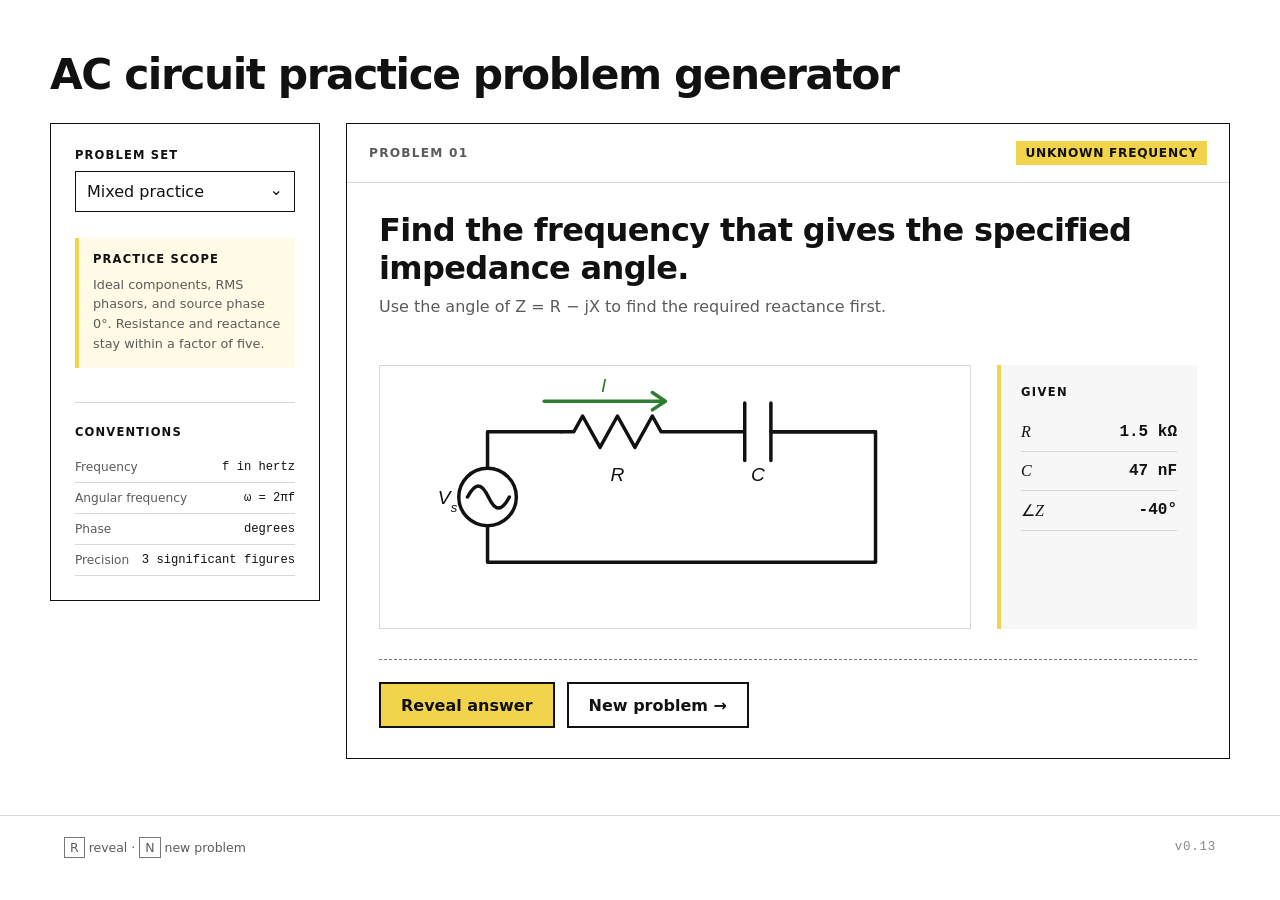
<file: ac-circuit-practice-v0.13.html>
<!doctype html>
<html lang="en">
<head>
  <meta charset="utf-8">
  <meta name="viewport" content="width=device-width, initial-scale=1">
  <meta name="description" content="Randomized, verified AC impedance practice problems for introductory electronics students.">
  <title>AC Circuit Practice Problem Generator</title>
  <style>
:root {
  --ink: #111111;
  --ink-soft: #5b5b5b;
  --paper: #ffffff;
  --paper-deep: #eeeeee;
  --panel: #ffffff;
  --line: #d8d8d8;
  --line-dark: #777777;
  --accent: #f1d44b;
  --green: #2f7d32;
  --success: #2f7d32;
  --shadow: none;
  font-family: Inter, ui-sans-serif, system-ui, -apple-system, BlinkMacSystemFont, "Segoe UI", sans-serif;
  color: var(--ink);
  background: var(--paper);
  font-synthesis: none;
}

* { box-sizing: border-box; }

body {
  margin: 0;
  min-width: 320px;
  background-color: var(--paper);
}

button, select { font: inherit; }
button { color: inherit; }
sub { font-size: .7em; line-height: 0; vertical-align: -.25em; }

main { width: min(1180px, calc(100% - 40px)); margin: 0 auto; }

.intro { padding: clamp(28px, 5vw, 52px) 0 24px; }
.eyebrow { margin: 0 0 14px; color: var(--green); font-size: .76rem; font-weight: 800; letter-spacing: .14em; text-transform: uppercase; }
h1, h2, h3, p { margin-top: 0; }
h1, .template-index h2 { font-family: inherit; }
h1 { margin: 0; font-size: clamp(1.7rem, 4vw, 2.65rem); line-height: 1.1; letter-spacing: -.035em; font-weight: 650; }
.lede { max-width: 680px; margin-bottom: 0; color: var(--ink-soft); font-size: clamp(1rem, 2vw, 1.2rem); line-height: 1.65; }

.workspace { display: grid; grid-template-columns: 270px 1fr; gap: 26px; align-items: start; }
.controls { padding: 24px; background: #ffffff; color: var(--ink); border: 1px solid var(--ink); box-shadow: var(--shadow); }
.control-group + .control-group { margin-top: 26px; }
.control-group label, .control-label { display: block; margin-bottom: 9px; color: var(--ink); font-size: .72rem; font-weight: 800; letter-spacing: .1em; text-transform: uppercase; }
.select-wrap { position: relative; }
.select-wrap::after { content: "⌄"; position: absolute; right: 12px; top: 9px; pointer-events: none; color: var(--ink); }
select { width: 100%; appearance: none; padding: 10px 34px 10px 11px; border: 1px solid var(--ink); border-radius: 0; color: var(--ink); background: #ffffff; cursor: pointer; }
.focus-note { padding: 14px; border-left: 4px solid var(--accent); background: #fffbe6; }
.focus-note p { margin: 0; color: var(--ink-soft); font-size: .8rem; line-height: 1.55; }
.conventions { margin-top: 34px; padding-top: 22px; border-top: 1px solid var(--line); }
.conventions h2 { margin-bottom: 13px; color: var(--ink); font-size: .72rem; letter-spacing: .1em; text-transform: uppercase; }
.conventions dl { margin: 0; }
.conventions dl div { padding: 8px 0; display: flex; justify-content: space-between; gap: 12px; border-bottom: 1px solid var(--line); font-size: .76rem; }
.conventions dt { color: var(--ink-soft); }
.conventions dd { margin: 0; text-align: right; font-family: "Courier New", monospace; }

.problem-card { background: var(--panel); border: 1px solid var(--ink); box-shadow: var(--shadow); }
.problem-topline { padding: 17px 22px; display: flex; align-items: center; justify-content: space-between; border-bottom: 1px solid var(--line); color: var(--ink-soft); font-size: .76rem; font-weight: 800; letter-spacing: .1em; text-transform: uppercase; }
.topic-tag { padding: 5px 9px; background: var(--accent); color: var(--ink); letter-spacing: .06em; }
.prompt-block { padding: 28px 32px 12px; }
.prompt-block h2 { margin-bottom: 8px; font-family: inherit; font-size: clamp(1.5rem, 3vw, 2rem); font-weight: 650; letter-spacing: -.02em; }
.prompt-block p { color: var(--ink-soft); line-height: 1.5; }
.math-expression { white-space: nowrap; font-family: Georgia, "Times New Roman", serif; font-weight: 500; }
.math-fraction { display: inline-grid; grid-template-rows: auto auto; vertical-align: middle; margin: 0 .2em; font-family: Georgia, "Times New Roman", serif; font-weight: 500; text-align: center; line-height: 1.15; }
.math-fraction > span:first-child { padding: 0 .22em .1em; border-bottom: 1.5px solid currentColor; }
.math-fraction > span:last-child { padding: .1em .22em 0; }
.problem-body { min-height: 265px; padding: 18px 32px 30px; display: grid; grid-template-columns: minmax(0, 1fr) 200px; gap: 26px; align-items: center; }
.problem-body.no-circuit { min-height: 0; grid-template-columns: 1fr; padding-top: 8px; }
.circuit { min-height: 220px; display: grid; place-items: center; border: 1px solid var(--line); background-color: #ffffff; overflow: hidden; }
.circuit img { display: block; width: min(100%, 560px); height: auto; aspect-ratio: 640 / 300; object-fit: contain; }
.given-panel { align-self: stretch; padding: 20px; border-left: 4px solid var(--accent); background: #f7f7f7; }
.given-panel h3 { margin-bottom: 14px; color: var(--ink); font-size: .72rem; letter-spacing: .12em; text-transform: uppercase; }
.given-panel dl { margin: 0; }
.given-panel dl div { display: flex; justify-content: space-between; gap: 14px; padding: 10px 0; border-bottom: 1px solid var(--line); }
.given-panel dt { font-family: Georgia, serif; font-style: italic; }
.given-panel dd { margin: 0; font-family: "Courier New", monospace; font-weight: 700; text-align: right; }

.answer-area { margin: 0 32px; border-top: 1px dashed var(--line-dark); }
.answer-panel { padding: 20px 0 8px; }
.answer-heading { display: flex; align-items: center; justify-content: space-between; color: var(--success); font-size: .74rem; font-weight: 800; letter-spacing: .12em; text-transform: uppercase; }
.checkmark { width: 25px; height: 25px; border-radius: 50%; display: grid; place-items: center; background: var(--success); color: white; }
.final-answer { padding: 14px 0 16px; font-family: "Courier New", monospace; font-size: clamp(1.15rem, 2.5vw, 1.55rem); font-weight: 700; line-height: 1.55; }
.final-answer div + div { margin-top: 3px; }
details { padding: 10px 0; border-top: 1px solid var(--paper-deep); }
summary { color: var(--green); font-weight: 700; cursor: pointer; }
.solution-steps { padding: 13px 0 2px; color: var(--ink-soft); font-family: "Courier New", monospace; font-size: .9rem; line-height: 1.75; }
.solution-steps p { margin-bottom: 6px; }

.actions { padding: 22px 32px 30px; display: flex; gap: 12px; }
.button { min-height: 46px; padding: 0 20px; border: 2px solid var(--ink); font-weight: 800; cursor: pointer; transition: transform .15s ease, box-shadow .15s ease; }
.button:hover { transform: translateY(-2px); box-shadow: 4px 4px 0 var(--line); }
.button:focus-visible, select:focus-visible, summary:focus-visible { outline: 3px solid rgba(47, 125, 50, .35); outline-offset: 3px; }
.button-primary { background: var(--accent); border-color: var(--ink); color: var(--ink); }
.button-secondary { background: transparent; }

.template-index { margin: 72px 0 80px; padding: 38px 0; display: grid; grid-template-columns: 1fr 1.4fr; gap: 50px; border-top: 2px solid var(--ink); border-bottom: 1px solid var(--line); }
.template-index h2 { margin: 0; font-size: clamp(1.8rem, 4vw, 3rem); font-weight: 600; letter-spacing: -.03em; }
.template-index ol { margin: 0; padding: 0; list-style: none; columns: 2; column-gap: 28px; }
.template-index li { padding: 12px 0; break-inside: avoid; border-bottom: 1px solid var(--line); font-weight: 650; }
.template-index li span { margin-right: 12px; color: var(--green); font-family: "Courier New", monospace; font-size: .8rem; }

footer { margin-top: 56px; padding: 24px clamp(20px, 5vw, 72px); display: flex; justify-content: space-between; gap: 20px; border-top: 1px solid var(--line); color: var(--ink-soft); font-size: .78rem; }
footer p { margin: 0; }
.version-label { opacity: .72; font-family: "Courier New", monospace; letter-spacing: .06em; }
kbd { padding: 2px 5px; border: 1px solid var(--line-dark); background: var(--panel); font-family: inherit; }

@media (max-width: 800px) {
  .workspace { grid-template-columns: 1fr; }
  .controls { display: grid; grid-template-columns: 1fr 1fr; gap: 20px; }
  .control-group + .control-group { margin-top: 0; }
  .conventions { display: none; }
  .problem-body { grid-template-columns: 1fr; }
  .given-panel { display: grid; grid-template-columns: 80px 1fr; align-items: start; }
  .given-panel dl { display: grid; grid-template-columns: repeat(2, 1fr); gap: 0 20px; }
  .template-index { grid-template-columns: 1fr; gap: 24px; }
}

@media (max-width: 540px) {
  main { width: min(100% - 24px, 1180px); }
  .intro { padding-top: 28px; }
  .controls { grid-template-columns: 1fr; padding: 20px; }
  .prompt-block, .problem-body { padding-left: 20px; padding-right: 20px; }
  .problem-body { padding-top: 8px; }
  .answer-area { margin: 0 20px; }
  .actions { padding: 20px; flex-direction: column; }
  .button { width: 100%; }
  .given-panel { display: block; }
  .template-index ol { columns: 1; }
  footer { flex-direction: column; }
}

@media (prefers-reduced-motion: reduce) {
  * { scroll-behavior: auto !important; transition: none !important; }
}

  </style>
</head>
<body>
  <main>
    <section class="intro" aria-labelledby="page-title">
      <h1 id="page-title">AC circuit practice problem generator</h1>
    </section>

    <section class="workspace" aria-label="Practice problem generator">
      <aside class="controls">
        <div class="control-group">
          <label for="problem-set">Problem set</label>
          <div class="select-wrap">
            <select id="problem-set">
              <option value="mixed">Mixed practice</option>
              <option value="impedance">Equivalent impedance</option>
              <option value="advanced">Multi-component impedance</option>
              <option value="phasors">Currents &amp; voltages</option>
              <option value="unknown">Unknown values</option>
              <option value="power">Resistor power</option>
              <option value="filters">Filters</option>
              <option value="resonance">RLC resonance</option>
              <option value="waveforms">Phasors &amp; waveforms</option>
            </select>
          </div>
        </div>

        <div class="control-group focus-note">
          <span class="control-label">Practice scope</span>
          <p>Ideal components, RMS phasors, and source phase 0°. Resistance and reactance stay within a factor of five.</p>
        </div>

        <div class="conventions">
          <h2>Conventions</h2>
          <dl>
            <div><dt>Frequency</dt><dd>f in hertz</dd></div>
            <div><dt>Angular frequency</dt><dd>ω = 2πf</dd></div>
            <div><dt>Phase</dt><dd>degrees</dd></div>
            <div><dt>Precision</dt><dd>3 significant figures</dd></div>
          </dl>
        </div>
      </aside>

      <article class="problem-card" aria-live="polite">
        <div class="problem-topline">
          <span id="problem-number">Problem 01</span>
          <span id="problem-tag" class="topic-tag">Equivalent impedance</span>
        </div>

        <div class="prompt-block">
          <h2 id="problem-prompt">Find the equivalent impedance seen by the source.</h2>
          <p id="problem-detail">Express the result in rectangular and polar form.</p>
        </div>

        <div class="problem-body">
          <div id="circuit" class="circuit" aria-label="Circuit diagram"></div>
          <div class="given-panel">
            <h3>Given</h3>
            <dl id="given-values"></dl>
          </div>
        </div>

        <div class="answer-area">
          <div id="answer-panel" class="answer-panel" hidden>
            <div class="answer-heading">
              <span>Answer</span>
              <span class="checkmark" aria-hidden="true">✓</span>
            </div>
            <div id="final-answer" class="final-answer"></div>
            <details>
              <summary>Show calculation</summary>
              <div id="solution-steps" class="solution-steps"></div>
            </details>
          </div>
        </div>

        <div class="actions">
          <button id="reveal-button" class="button button-primary" type="button">Reveal answer</button>
          <button id="new-button" class="button button-secondary" type="button">New problem <span aria-hidden="true">→</span></button>
        </div>
      </article>
    </section>

  </main>

  <footer>
    <p><kbd>R</kbd> reveal · <kbd>N</kbd> new problem</p>
    <p class="version-label">v0.13</p>
  </footer>

  <script>
window.CIRCUIT_ASSETS = {"series-rc":"[data-uri]","series-rc-vc":"[data-uri]","series-rl":"[data-uri]","series-rlc":"[data-uri]","series-rlc-voltages":"[data-uri]","parallel-rc":"[data-uri]","parallel-rl":"[data-uri]","loaded-rc-divider":"[data-uri]","loaded-rl-divider":"[data-uri]","series-r-lc":"[data-uri]","series-r-ll":"[data-uri]","series-r-cc":"[data-uri]","parallel-r-lc":"[data-uri]","parallel-r-ll":"[data-uri]","parallel-r-cc":"[data-uri]","series-r-parallel-lc":"[data-uri]","series-r-parallel-ll":"[data-uri]","series-r-parallel-cc":"[data-uri]","parallel-r-series-lc":"[data-uri]","parallel-r-series-ll":"[data-uri]","parallel-r-series-cc":"[data-uri]","series-r-parallel-rc":"[data-uri]","rc-lowpass":"[data-uri]","rc-highpass":"[data-uri]","lr-output-r":"[data-uri]","lr-output-l":"[data-uri]","rlc-output-r":"[data-uri]","rlc-output-lc":"[data-uri]"};
"use strict";

const TWO_PI = 2 * Math.PI;
const values = {
  frequency: [100, 200, 500, 1000, 2000, 5000, 10000],
  voltage: [1, 2, 5, 10, 12],
  resistance: [100, 150, 220, 330, 470, 680, 1000, 1500, 2200, 3300, 4700, 6800, 10000],
  capacitance: [10e-9, 22e-9, 47e-9, 100e-9, 220e-9, 470e-9, 1e-6, 2.2e-6, 4.7e-6, 10e-6],
  inductance: [1e-3, 2.2e-3, 4.7e-3, 10e-3, 22e-3, 47e-3, 100e-3, 220e-3, 470e-3, 1]
};

const circuitNames = [
  "series-rc", "series-rc-vc", "series-rl", "series-rlc", "series-rlc-voltages", "parallel-rc", "parallel-rl",
  "loaded-rc-divider", "loaded-rl-divider",
  "series-r-lc", "series-r-ll", "series-r-cc",
  "parallel-r-lc", "parallel-r-ll", "parallel-r-cc",
  "series-r-parallel-lc", "series-r-parallel-ll", "series-r-parallel-cc",
  "parallel-r-series-lc", "parallel-r-series-ll", "parallel-r-series-cc",
  "series-r-parallel-rc", "rc-lowpass", "rc-highpass", "lr-output-r", "lr-output-l", "rlc-output-r", "rlc-output-lc"
];
const embeddedAssets = typeof window !== "undefined" ? window.CIRCUIT_ASSETS : null;
const CIRCUIT_ASSETS = embeddedAssets || Object.fromEntries(circuitNames.map((name) => [name, `assets/${name}.svg`]));

const state = { count: 0, set: "mixed", problem: null, lastType: null };
const $ = (selector) => document.querySelector(selector);
const pick = (array) => array[Math.floor(Math.random() * array.length)];
const BALANCE_MIN = .2;
const BALANCE_MAX = 5;
const TARGET_ANGLES = [15, 20, 25, 30, 35, 40, 45, 50, 55, 60, 65, 70, 75];
const PHASOR_ANGLES = [-75, -65, -55, -45, -35, -25, -15, 15, 25, 35, 45, 55, 65, 75];
const PHASOR_MAGNITUDES = [5, 10, 12, 15, 20, 25, 30, 40, 50];
const S = Object.freeze({
  ZC: "Z<sub>C</sub>", ZC1: "Z<sub>C1</sub>", ZC2: "Z<sub>C2</sub>",
  ZL: "Z<sub>L</sub>", ZL1: "Z<sub>L1</sub>", ZL2: "Z<sub>L2</sub>",
  Za: "Z<sub>a</sub>", Zp: "Z<sub>p</sub>", Zb: "Z<sub>b</sub>",
  VC: "V<sub>C</sub>", VL: "V<sub>L</sub>", Vs: "V<sub>s</sub>", Vin: "V<sub>in</sub>", Vout: "V<sub>out</sub>", Vp: "V<sub>p</sub>", VR: "V<sub>R</sub>",
  Is: "I<sub>s</sub>", IR: "I<sub>R</sub>", IC: "I<sub>C</sub>",
  R1: "R<sub>1</sub>", R2: "R<sub>2</sub>", Rp: "R<sub>p</sub>",
  L1: "L<sub>1</sub>", L2: "L<sub>2</sub>", C1: "C<sub>1</sub>", C2: "C<sub>2</sub>",
  PR: "P<sub>R</sub>", PR1: "P<sub>R1</sub>", PR2: "P<sub>R2</sub>",
  fc: "f<sub>c</sub>", f0: "f<sub>0</sub>"
});

function pickDifferent(array, previous) {
  const choices = array.filter((item) => item !== previous);
  return pick(choices.length ? choices : array);
}

function isBalanced(ratio) { return ratio >= BALANCE_MIN && ratio <= BALANCE_MAX; }

function balancedRC() {
  const candidates = [];
  for (const f of values.frequency) {
    for (const R of values.resistance) {
      for (const C of values.capacitance) {
        const Xc = 1 / (TWO_PI * f * C);
        if (isBalanced(Xc / R)) candidates.push({ f, R, C, Xc });
      }
    }
  }
  return pick(candidates);
}

function balancedRL() {
  const candidates = [];
  for (const f of values.frequency) {
    for (const R of values.resistance) {
      for (const L of values.inductance) {
        const Xl = TWO_PI * f * L;
        if (isBalanced(Xl / R)) candidates.push({ f, R, L, Xl });
      }
    }
  }
  return pick(candidates);
}

function balancedRLC() {
  const candidates = [];
  for (const f of values.frequency) {
    for (const R of values.resistance) {
      for (const L of values.inductance) {
        const Xl = TWO_PI * f * L;
        for (const C of values.capacitance) {
          const Xc = 1 / (TWO_PI * f * C);
          if (isBalanced(Math.abs(Xl - Xc) / R)) candidates.push({ f, R, L, C, Xl, Xc });
        }
      }
    }
  }
  return pick(candidates);
}

function balancedSeriesRLCVoltages() {
  const candidates = [];
  for (const f of values.frequency) {
    for (const R of values.resistance) {
      for (const L of values.inductance) {
        const Xl = TWO_PI * f * L;
        if (!isBalanced(Xl / R)) continue;
        for (const C of values.capacitance) {
          const Xc = 1 / (TWO_PI * f * C);
          if (isBalanced(Xc / R) && isBalanced(Math.abs(Xl - Xc) / R)) candidates.push({ f, R, L, C, Xl, Xc });
        }
      }
    }
  }
  return pick(candidates);
}

function balancedResonantRLC() {
  const candidates = [];
  for (const R of values.resistance) {
    for (const L of values.inductance) {
      for (const C of values.capacitance) {
        const X0 = Math.sqrt(L / C);
        if (isBalanced(X0 / R)) candidates.push({ R, L, C, X0, f0: 1 / (TWO_PI * Math.sqrt(L * C)) });
      }
    }
  }
  return pick(candidates);
}

function sig(value, digits = 3) {
  if (Math.abs(value) < 1e-12) return "0";
  return Number(value.toPrecision(digits)).toString();
}

function engineering(value, unit) {
  const abs = Math.abs(value);
  if (abs < 1e-12) return `0 ${unit}`;
  const scales = [
    { n: 1e6, p: "M" }, { n: 1e3, p: "k" }, { n: 1, p: "" },
    { n: 1e-3, p: "m" }, { n: 1e-6, p: "µ" }, { n: 1e-9, p: "n" }
  ];
  const scale = scales.find((item) => abs >= item.n * .999) || scales.at(-1);
  return `${sig(value / scale.n)} ${scale.p}${unit}`;
}

function degrees(radians) { return radians * 180 / Math.PI; }

function polar(complex) {
  return { magnitude: Math.hypot(complex.re, complex.im), angle: degrees(Math.atan2(complex.im, complex.re)) };
}

function add(a, b) { return { re: a.re + b.re, im: a.im + b.im }; }

function divide(a, b) {
  const denominator = b.re * b.re + b.im * b.im;
  return { re: (a.re * b.re + a.im * b.im) / denominator, im: (a.im * b.re - a.re * b.im) / denominator };
}

function multiply(a, b) {
  return { re: a.re * b.re - a.im * b.im, im: a.re * b.im + a.im * b.re };
}

function parallelZ(a, b) { return divide(multiply(a, b), add(a, b)); }

function balancedComplex(factory) {
  for (let attempt = 0; attempt < 2000; attempt += 1) {
    const candidate = factory();
    const angle = Math.abs(polar(candidate.z).angle);
    if (candidate.valid !== false && [candidate.z.re, candidate.z.im, angle].every(Number.isFinite) && angle >= 10 && angle <= 80) return candidate;
  }
  throw new Error("Could not generate a balanced multi-component circuit.");
}

function validCandidate(factory, message) {
  for (let attempt = 0; attempt < 5000; attempt += 1) {
    const candidate = factory();
    if (candidate) return candidate;
  }
  throw new Error(message);
}

function complexLines(symbol, complex, unit) {
  const p = polar(complex);
  const sign = complex.im < 0 ? "−" : "+";
  return `<div>${symbol} = ${engineering(complex.re, unit)} ${sign} j${engineering(Math.abs(complex.im), unit)}</div>
    <div>${symbol} = ${engineering(p.magnitude, unit)} ∠ ${sig(p.angle)}°</div>`;
}

function rectangular(complex, unit) {
  const sign = complex.im < 0 ? "−" : "+";
  return `${engineering(complex.re, unit)} ${sign} j${engineering(Math.abs(complex.im), unit)}`;
}

function polarLine(symbol, complex, unit) {
  const p = polar(complex);
  return `<div>${symbol} = ${engineering(p.magnitude, unit)} ∠ ${sig(p.angle)}°</div>`;
}

function fromPolar(magnitude, angle) {
  const radians = angle * Math.PI / 180;
  return { re: magnitude * Math.cos(radians), im: magnitude * Math.sin(radians) };
}

function phasorText(magnitude, angle, unit = "") {
  return `${sig(magnitude)} ∠ ${sig(angle)}°${unit ? ` ${unit}` : ""}`;
}

function signedAngle(angle) {
  return angle < 0 ? `− ${sig(Math.abs(angle))}°` : `+ ${sig(angle)}°`;
}

function complexText(complex) {
  const sign = complex.im < 0 ? "−" : "+";
  return `${sig(complex.re)} ${sign} j${sig(Math.abs(complex.im))}`;
}

function decibels(ratioMagnitude) { return 20 * Math.log10(ratioMagnitude); }

function rcFilterRatio(R, C, f, outputAcrossC) {
  const zc = { re: 0, im: -1 / (TWO_PI * f * C) };
  return divide(outputAcrossC ? zc : { re: R, im: 0 }, add({ re: R, im: 0 }, zc));
}

function lrFilterRatio(R, L, f, outputAcrossR) {
  const zl = { re: 0, im: TWO_PI * f * L };
  return divide(outputAcrossR ? { re: R, im: 0 } : zl, add({ re: R, im: 0 }, zl));
}

function circuitImage(name, alt) {
  return `<img src="${CIRCUIT_ASSETS[name]}" alt="${alt}" width="640" height="300">`;
}

function problem(config) { return config; }

function seriesRCImpedance() {
  const { f, R, C, Xc } = balancedRC(), z = { re: R, im: -Xc }, p = polar(z);
  return problem({ type: "seriesRCImpedance", group: "impedance", tag: "Equivalent impedance", image: "series-rc", imageAlt: "Series resistor-capacitor circuit",
    prompt: "Find the equivalent impedance seen by the source.", detail: "Express Z in rectangular and polar form.",
    given: [["f", engineering(f, "Hz")], ["R", engineering(R, "Ω")], ["C", engineering(C, "F")]], answer: complexLines("Z", z, "Ω"),
    steps: [`${S.ZC} = 1/(j2πfC) = −j${engineering(Xc, "Ω")}`, `Z = R + ${S.ZC} = ${engineering(R, "Ω")} − j${engineering(Xc, "Ω")}`, `|Z| = ${engineering(p.magnitude, "Ω")},   θ = ${sig(p.angle)}°`], result: z });
}

function seriesRLImpedance() {
  const { f, R, L, Xl } = balancedRL(), z = { re: R, im: Xl }, p = polar(z);
  return problem({ type: "seriesRLImpedance", group: "impedance", tag: "Equivalent impedance", image: "series-rl", imageAlt: "Series resistor-inductor circuit",
    prompt: "Find the equivalent impedance seen by the source.", detail: "Express Z in rectangular and polar form.",
    given: [["f", engineering(f, "Hz")], ["R", engineering(R, "Ω")], ["L", engineering(L, "H")]], answer: complexLines("Z", z, "Ω"),
    steps: [`${S.ZL} = j2πfL = j${engineering(Xl, "Ω")}`, `Z = R + ${S.ZL} = ${engineering(R, "Ω")} + j${engineering(Xl, "Ω")}`, `|Z| = ${engineering(p.magnitude, "Ω")},   θ = ${sig(p.angle)}°`], result: z });
}

function seriesRLCImpedance() {
  const { f, R, L, C, Xl, Xc } = balancedRLC(), z = { re: R, im: Xl - Xc }, p = polar(z);
  const sign = z.im < 0 ? "−" : "+";
  return problem({ type: "seriesRLCImpedance", group: "impedance", tag: "Equivalent impedance", image: "series-rlc", imageAlt: "Series resistor-inductor-capacitor circuit",
    prompt: "Find the equivalent impedance seen by the source.", detail: "Decide whether the circuit is net inductive or capacitive.",
    given: [["f", engineering(f, "Hz")], ["R", engineering(R, "Ω")], ["L", engineering(L, "H")], ["C", engineering(C, "F")]], answer: complexLines("Z", z, "Ω"),
    steps: [`${S.ZL} = j${engineering(Xl, "Ω")}`, `${S.ZC} = −j${engineering(Xc, "Ω")}`, `Z = R + ${S.ZL} + ${S.ZC} = ${engineering(R, "Ω")} ${sign} j${engineering(Math.abs(z.im), "Ω")}`, `|Z| = ${engineering(p.magnitude, "Ω")},   θ = ${sig(p.angle)}°`], result: z });
}

function parallelRCImpedance() {
  const { f, R, C, Xc } = balancedRC(), zc = { re: 0, im: -Xc };
  const z = divide(multiply({ re: R, im: 0 }, zc), { re: R, im: -Xc }), p = polar(z);
  return problem({ type: "parallelRCImpedance", group: "impedance", tag: "Equivalent impedance", image: "parallel-rc", imageAlt: "Parallel resistor-capacitor circuit",
    prompt: "Find the equivalent impedance of the parallel network.", detail: `Use the parallel-impedance formula with R and ${S.ZC}.`,
    given: [["f", engineering(f, "Hz")], ["R", engineering(R, "Ω")], ["C", engineering(C, "F")]], answer: complexLines("Z", z, "Ω"),
    steps: [`${S.ZC} = 1/(j2πfC) = −j${engineering(Xc, "Ω")}`, `Z = (R ${S.ZC})/(R + ${S.ZC})`, `Z = ${engineering(z.re, "Ω")} − j${engineering(Math.abs(z.im), "Ω")}`, `|Z| = ${engineering(p.magnitude, "Ω")},   θ = ${sig(p.angle)}°`], result: z });
}

function parallelRLImpedance() {
  const { f, R, L, Xl } = balancedRL(), zl = { re: 0, im: Xl };
  const z = divide(multiply({ re: R, im: 0 }, zl), { re: R, im: Xl }), p = polar(z);
  return problem({ type: "parallelRLImpedance", group: "impedance", tag: "Equivalent impedance", image: "parallel-rl", imageAlt: "Parallel resistor-inductor circuit",
    prompt: "Find the equivalent impedance of the parallel network.", detail: `Use the parallel-impedance formula with R and ${S.ZL}.`,
    given: [["f", engineering(f, "Hz")], ["R", engineering(R, "Ω")], ["L", engineering(L, "H")]], answer: complexLines("Z", z, "Ω"),
    steps: [`${S.ZL} = j2πfL = j${engineering(Xl, "Ω")}`, `Z = (R ${S.ZL})/(R + ${S.ZL})`, `Z = ${engineering(z.re, "Ω")} + j${engineering(z.im, "Ω")}`, `|Z| = ${engineering(p.magnitude, "Ω")},   θ = ${sig(p.angle)}°`], result: z });
}

function reactivePair(f) {
  const suffix = pick(["lc", "ll", "cc"]);
  if (suffix === "lc") {
    const L = pick(values.inductance), C = pick(values.capacitance);
    const Xl = TWO_PI * f * L, Xc = 1 / (TWO_PI * f * C);
    return {
      suffix, names: "L and C", symbols: [S.ZL, S.ZC],
      impedances: [{ re: 0, im: Xl }, { re: 0, im: -Xc }],
      given: [["L", engineering(L, "H")], ["C", engineering(C, "F")]],
      steps: [`${S.ZL} = j${engineering(Xl, "Ω")}`, `${S.ZC} = −j${engineering(Xc, "Ω")}`]
    };
  }
  if (suffix === "ll") {
    const L1 = pick(values.inductance), L2 = pick(values.inductance);
    const Xl1 = TWO_PI * f * L1, Xl2 = TWO_PI * f * L2;
    return {
      suffix, names: "L₁ and L₂", symbols: [S.ZL1, S.ZL2],
      impedances: [{ re: 0, im: Xl1 }, { re: 0, im: Xl2 }],
      given: [[S.L1, engineering(L1, "H")], [S.L2, engineering(L2, "H")]],
      steps: [`${S.ZL1} = j${engineering(Xl1, "Ω")}`, `${S.ZL2} = j${engineering(Xl2, "Ω")}`]
    };
  }
  const C1 = pick(values.capacitance), C2 = pick(values.capacitance);
  const Xc1 = 1 / (TWO_PI * f * C1), Xc2 = 1 / (TWO_PI * f * C2);
  return {
    suffix, names: "C₁ and C₂", symbols: [S.ZC1, S.ZC2],
    impedances: [{ re: 0, im: -Xc1 }, { re: 0, im: -Xc2 }],
    given: [[S.C1, engineering(C1, "F")], [S.C2, engineering(C2, "F")]],
    steps: [`${S.ZC1} = −j${engineering(Xc1, "Ω")}`, `${S.ZC2} = −j${engineering(Xc2, "Ω")}`]
  };
}

function multiComponentImpedance(topology, type) {
  const selected = balancedComplex(() => {
    const f = pick(values.frequency), R = pick(values.resistance), pair = reactivePair(f);
    const [z1, z2] = pair.impedances, resistor = { re: R, im: 0 };
    let branch = null, first = null, z;
    if (topology === "series") z = add(resistor, add(z1, z2));
    if (topology === "parallel") {
      first = parallelZ(resistor, z1);
      z = parallelZ(first, z2);
    }
    if (topology === "series-parallel") {
      branch = parallelZ(z1, z2);
      z = add(resistor, branch);
    }
    if (topology === "parallel-series") {
      branch = add(z1, z2);
      z = parallelZ(resistor, branch);
    }
    const reactancesStayClose = pair.impedances.every((component) => isBalanced(Math.abs(component.im) / R));
    return { f, R, pair, branch, first, z, valid: reactancesStayClose };
  });

  const { f, R, pair, branch, first, z } = selected;
  const [z1Symbol, z2Symbol] = pair.symbols, p = polar(z);
  let image, imageAlt, detail, combinationSteps;
  if (topology === "series") {
    image = `series-r-${pair.suffix}`;
    imageAlt = `One resistor, ${pair.names}, all connected in series`;
    detail = "Combine all three series impedances, then convert the result to polar form.";
    combinationSteps = [`Z = R + ${z1Symbol} + ${z2Symbol}`, `Z = ${rectangular(z, "Ω")}`];
  } else if (topology === "parallel") {
    image = `parallel-r-${pair.suffix}`;
    imageAlt = `One resistor, ${pair.names}, all connected in parallel`;
    detail = "Combine the three branches two at a time using the parallel-impedance formula.";
    combinationSteps = [
      `${S.Za} = (R${z1Symbol})/(R + ${z1Symbol}) = ${rectangular(first, "Ω")}`,
      `Z = (${S.Za}${z2Symbol})/(${S.Za} + ${z2Symbol}) = ${rectangular(z, "Ω")}`
    ];
  } else if (topology === "series-parallel") {
    image = `series-r-parallel-${pair.suffix}`;
    imageAlt = `One resistor in series with ${pair.names} connected in parallel`;
    detail = "Combine the two reactive branches in parallel, then add the resistor in series.";
    combinationSteps = [
      `${S.Zp} = (${z1Symbol}${z2Symbol})/(${z1Symbol} + ${z2Symbol}) = ${rectangular(branch, "Ω")}`,
      `Z = R + ${S.Zp} = ${rectangular(z, "Ω")}`
    ];
  } else {
    image = `parallel-r-series-${pair.suffix}`;
    imageAlt = `One resistor in parallel with a series branch containing ${pair.names}`;
    detail = "Combine the two reactive impedances in series, then combine that branch with the resistor in parallel.";
    combinationSteps = [
      `${S.Zb} = ${z1Symbol} + ${z2Symbol} = ${rectangular(branch, "Ω")}`,
      `Z = (R${S.Zb})/(R + ${S.Zb}) = ${rectangular(z, "Ω")}`
    ];
  }

  return problem({
    type, group: "advanced", tag: "Multi-component impedance", image, imageAlt,
    prompt: "Find the equivalent impedance seen by the source.", detail,
    given: [["f", engineering(f, "Hz")], ["R", engineering(R, "Ω")], ...pair.given],
    answer: complexLines("Z", z, "Ω"),
    steps: [...pair.steps, ...combinationSteps, `|Z| = ${engineering(p.magnitude, "Ω")},   θ = ${sig(p.angle)}°`],
    result: z, reactivePair: pair.suffix, resistorCount: 1,
    reactanceRatios: pair.impedances.map((component) => Math.abs(component.im) / R)
  });
}

function seriesThreeImpedance() { return multiComponentImpedance("series", "seriesThreeImpedance"); }
function parallelThreeImpedance() { return multiComponentImpedance("parallel", "parallelThreeImpedance"); }
function seriesParallelImpedance() { return multiComponentImpedance("series-parallel", "seriesParallelImpedance"); }
function parallelSeriesImpedance() { return multiComponentImpedance("parallel-series", "parallelSeriesImpedance"); }

function seriesCurrent() {
  const useRC = Math.random() < .5;
  const Vs = pick(values.voltage);
  let f, R, z, reactiveGiven, reactanceStep, image, imageAlt;
  if (useRC) {
    const selected = balancedRC(), C = selected.C, Xc = selected.Xc;
    f = selected.f; R = selected.R;
    z = { re: R, im: -Xc }; reactiveGiven = ["C", engineering(C, "F")]; reactanceStep = `${S.ZC} = −j${engineering(Xc, "Ω")}`; image = "series-rc"; imageAlt = "Series RC circuit with source current";
  } else {
    const selected = balancedRL(), L = selected.L, Xl = selected.Xl;
    f = selected.f; R = selected.R;
    z = { re: R, im: Xl }; reactiveGiven = ["L", engineering(L, "H")]; reactanceStep = `${S.ZL} = j${engineering(Xl, "Ω")}`; image = "series-rl"; imageAlt = "Series RL circuit with source current";
  }
  const current = divide({ re: Vs, im: 0 }, z), pz = polar(z), pi = polar(current);
  return problem({ type: "seriesCurrent", group: "phasors", tag: "Current phasor", image, imageAlt,
    prompt: "Find the source current phasor I.", detail: "The source voltage is the 0° phase reference. Use RMS values.",
    given: [["f", engineering(f, "Hz")], [S.Vs, `${engineering(Vs, "V")} ∠ 0°`], ["R", engineering(R, "Ω")], reactiveGiven], answer: complexLines("I", current, "A"),
    steps: [reactanceStep, `Z = ${engineering(pz.magnitude, "Ω")} ∠ ${sig(pz.angle)}°`, `I = ${S.Vs}/Z`, `|I| = ${engineering(pi.magnitude, "A")},   ∠I = 0° − (${sig(pz.angle)}°) = ${sig(pi.angle)}°`], result: current });
}

function capacitorVoltage() {
  const { f, R, C, Xc } = balancedRC(), Vs = pick(values.voltage), z = { re: R, im: -Xc }, zc = { re: 0, im: -Xc };
  const current = divide({ re: Vs, im: 0 }, z), vc = multiply(current, zc), pi = polar(current), pvc = polar(vc);
  return problem({ type: "capacitorVoltage", group: "phasors", tag: "Voltage phasor", image: "series-rc-vc", imageAlt: "Series RC circuit with capacitor voltage marked",
    prompt: `Find the capacitor voltage phasor ${S.VC}.`, detail: "Use the marked polarity and take the source as the 0° reference.",
    given: [["f", engineering(f, "Hz")], [S.Vs, `${engineering(Vs, "V")} ∠ 0°`], ["R", engineering(R, "Ω")], ["C", engineering(C, "F")]], answer: complexLines(S.VC, vc, "V"),
    steps: [`${S.ZC} = −j${engineering(Xc, "Ω")}`, `I = ${S.Vs}/(R + ${S.ZC}) = ${engineering(pi.magnitude, "A")} ∠ ${sig(pi.angle)}°`, `${S.VC} = I ${S.ZC}`, `|${S.VC}| = ${engineering(pvc.magnitude, "V")},   ∠${S.VC} = ${sig(pvc.angle)}°`], result: vc });
}

function seriesComponentVoltages() {
  const { f, R, L, C, Xl, Xc } = balancedSeriesRLCVoltages(), Vs = pick(values.voltage);
  const z = { re: R, im: Xl - Xc }, pz = polar(z);
  const current = divide({ re: Vs, im: 0 }, z);
  const vr = multiply(current, { re: R, im: 0 });
  const vl = multiply(current, { re: 0, im: Xl });
  const vc = multiply(current, { re: 0, im: -Xc });
  const voltageSum = add(add(vr, vl), vc);
  return problem({
    type: "seriesComponentVoltages", group: "phasors", tag: "Component voltage phasors",
    image: "series-rlc-voltages", imageAlt: "Series RLC circuit with the voltage polarity marked across each component",
    prompt: `Find I, ${S.VR}, ${S.VL}, and ${S.VC}.`,
    detail: "Use the marked polarities, RMS phasors, and the source voltage as the 0° reference.",
    given: [["f", engineering(f, "Hz")], [S.Vs, `${engineering(Vs, "V")} ∠ 0°`], ["R", engineering(R, "Ω")], ["L", engineering(L, "H")], ["C", engineering(C, "F")]],
    answer: `${polarLine("I", current, "A")}${polarLine(S.VR, vr, "V")}${polarLine(S.VL, vl, "V")}${polarLine(S.VC, vc, "V")}`,
    steps: [
      `${S.ZL} = j${engineering(Xl, "Ω")},   ${S.ZC} = −j${engineering(Xc, "Ω")}`,
      `Z = R + ${S.ZL} + ${S.ZC} = ${rectangular(z, "Ω")} = ${engineering(pz.magnitude, "Ω")} ∠ ${sig(pz.angle)}°`,
      `I = ${S.Vs}/Z = ${engineering(polar(current).magnitude, "A")} ∠ ${sig(polar(current).angle)}°`,
      `${S.VR} = IR = ${engineering(polar(vr).magnitude, "V")} ∠ ${sig(polar(vr).angle)}°`,
      `${S.VL} = I${S.ZL} = ${engineering(polar(vl).magnitude, "V")} ∠ ${sig(polar(vl).angle)}°`,
      `${S.VC} = I${S.ZC} = ${engineering(polar(vc).magnitude, "V")} ∠ ${sig(polar(vc).angle)}°`,
      `Check: ${S.VR} + ${S.VL} + ${S.VC} = ${S.Vs}`
    ],
    result: current, voltageCheck: { sum: voltageSum, source: { re: Vs, im: 0 } },
    reactanceRatios: [Xl / R, Xc / R]
  });
}

function unknownComponent() {
  const useRC = Math.random() < .5;
  const selected = validCandidate(() => {
    const f = pick(values.frequency), R = pick(values.resistance), angleMagnitude = pick(TARGET_ANGLES);
    const reactance = R * Math.tan(angleMagnitude * Math.PI / 180);
    if (useRC) {
      const component = 1 / (TWO_PI * f * reactance);
      if (component < values.capacitance[0] || component > values.capacitance.at(-1)) return null;
      return { f, R, angle: -angleMagnitude, reactance, component };
    }
    const component = reactance / (TWO_PI * f);
    if (component < values.inductance[0] || component > values.inductance.at(-1)) return null;
    return { f, R, angle: angleMagnitude, reactance, component };
  }, "Could not generate an unknown-component problem.");
  const { f, R, angle, reactance, component } = selected;
  const symbol = useRC ? "C" : "L", unit = useRC ? "F" : "H";
  const impedanceSymbol = useRC ? S.ZC : S.ZL;
  const image = useRC ? "series-rc" : "series-rl";
  const sign = useRC ? "−" : "+";
  const formulaStep = useRC
    ? `C = 1/(2πf${useRC ? "X<sub>C</sub>" : ""}) = ${engineering(component, unit)}`
    : `L = X<sub>L</sub>/(2πf) = ${engineering(component, unit)}`;
  return problem({
    type: "unknownComponent", group: "unknown", tag: "Unknown component",
    image, imageAlt: `Series ${useRC ? "RC" : "RL"} circuit with an unknown ${useRC ? "capacitor" : "inductor"}`,
    prompt: `Find the value of ${symbol} that gives the specified impedance angle.`,
    detail: `Use the angle of Z = R ${sign} jX and the series-circuit impedance relationship.`,
    given: [["f", engineering(f, "Hz")], ["R", engineering(R, "Ω")], ["∠Z", `${angle}°`]],
    answer: `<div>${symbol} = ${engineering(component, unit)}</div>`,
    steps: [
      `|∠Z| = tan⁻¹(X/R), so X = R tan(|∠Z|).`,
      `|${impedanceSymbol}| = ${engineering(reactance, "Ω")}`,
      formulaStep,
      `Check: Z = ${engineering(R, "Ω")} ${sign} j${engineering(reactance, "Ω")} has ∠Z = ${angle}°.`
    ],
    result: { re: component, im: 0 }, targetAngle: angle, circuitFamily: useRC ? "RC" : "RL",
    verificationAngle: degrees(Math.atan2(useRC ? -reactance : reactance, R))
  });
}

function unknownFrequency() {
  const useRC = Math.random() < .5;
  const selected = validCandidate(() => {
    const R = pick(values.resistance), angleMagnitude = pick(TARGET_ANGLES);
    const reactance = R * Math.tan(angleMagnitude * Math.PI / 180);
    if (useRC) {
      const C = pick(values.capacitance), f = 1 / (TWO_PI * C * reactance);
      if (f < values.frequency[0] || f > values.frequency.at(-1)) return null;
      return { R, C, f, angle: -angleMagnitude, reactance };
    }
    const L = pick(values.inductance), f = reactance / (TWO_PI * L);
    if (f < values.frequency[0] || f > values.frequency.at(-1)) return null;
    return { R, L, f, angle: angleMagnitude, reactance };
  }, "Could not generate an unknown-frequency problem.");
  const { R, C, L, f, angle, reactance } = selected;
  const image = useRC ? "series-rc" : "series-rl";
  const reactiveGiven = useRC ? ["C", engineering(C, "F")] : ["L", engineering(L, "H")];
  const frequencyStep = useRC
    ? `f = 1/(2πC${"X<sub>C</sub>"}) = ${engineering(f, "Hz")}`
    : `f = X<sub>L</sub>/(2πL) = ${engineering(f, "Hz")}`;
  return problem({
    type: "unknownFrequency", group: "unknown", tag: "Unknown frequency",
    image, imageAlt: `Series ${useRC ? "RC" : "RL"} circuit at an unknown frequency`,
    prompt: "Find the frequency that gives the specified impedance angle.",
    detail: `Use the angle of Z = R ${useRC ? "−" : "+"} jX to find the required reactance first.`,
    given: [["R", engineering(R, "Ω")], reactiveGiven, ["∠Z", `${angle}°`]],
    answer: `<div>f = ${engineering(f, "Hz")}</div>`,
    steps: [
      `|∠Z| = tan⁻¹(X/R), so X = R tan(|∠Z|).`,
      `Required reactance: ${engineering(reactance, "Ω")}.`,
      frequencyStep,
      `Check: the resulting impedance angle is ${angle}°.`
    ],
    result: { re: f, im: 0 }, targetAngle: angle, circuitFamily: useRC ? "RC" : "RL",
    verificationAngle: degrees(Math.atan2(useRC ? -reactance : reactance, R))
  });
}

function phasorAddition() {
  const selected = balancedComplex(() => {
    const magnitudeA = pick(PHASOR_MAGNITUDES), angleA = pick(PHASOR_ANGLES);
    const magnitudeB = pick(PHASOR_MAGNITUDES), angleB = pick(PHASOR_ANGLES);
    const a = fromPolar(magnitudeA, angleA), b = fromPolar(magnitudeB, angleB), z = add(a, b);
    const valid = polar(z).magnitude >= .25 * (magnitudeA + magnitudeB);
    return { magnitudeA, angleA, magnitudeB, angleB, a, b, z, valid };
  });
  const { magnitudeA, angleA, magnitudeB, angleB, a, b, z } = selected, p = polar(z);
  const expression = `${phasorText(magnitudeA, angleA)} + ${phasorText(magnitudeB, angleB)}`;
  return problem({
    type: "phasorAddition", group: "waveforms", tag: "Phasor addition",
    image: null, imageAlt: "",
    prompt: `Calculate <span class="math-expression">${expression}</span>.`,
    detail: "Express the result in rectangular and polar form.",
    given: [["A", phasorText(magnitudeA, angleA)], ["B", phasorText(magnitudeB, angleB)]],
    answer: `<div>A + B = ${complexText(z)}</div><div>A + B = ${phasorText(p.magnitude, p.angle)}</div>`,
    steps: [`A = ${complexText(a)}`, `B = ${complexText(b)}`, `A + B = (${sig(a.re)} + ${sig(b.re)}) + j(${sig(a.im)} + ${sig(b.im)})`, `A + B = ${complexText(z)} = ${phasorText(p.magnitude, p.angle)}`],
    result: z, operationCheck: { operation: "add", a, b }
  });
}

function phasorDivision() {
  const selected = balancedComplex(() => {
    const magnitudeA = pick(PHASOR_MAGNITUDES), angleA = pick(PHASOR_ANGLES);
    const magnitudeB = pick(PHASOR_MAGNITUDES), angleB = pick(PHASOR_ANGLES);
    const a = fromPolar(magnitudeA, angleA), b = fromPolar(magnitudeB, angleB), z = divide(a, b);
    return { magnitudeA, angleA, magnitudeB, angleB, a, b, z };
  });
  const { magnitudeA, angleA, magnitudeB, angleB, a, b, z } = selected, p = polar(z);
  const numerator = phasorText(magnitudeA, angleA), denominator = phasorText(magnitudeB, angleB);
  return problem({
    type: "phasorDivision", group: "waveforms", tag: "Phasor division",
    image: null, imageAlt: "",
    prompt: `Calculate <span class="math-fraction"><span>${numerator}</span><span>${denominator}</span></span>.`,
    detail: "Divide the magnitudes and subtract the denominator angle from the numerator angle.",
    given: [["Numerator", numerator], ["Denominator", denominator]],
    answer: `<div>Result = ${phasorText(p.magnitude, p.angle)}</div><div>Result = ${complexText(z)}</div>`,
    steps: [`Magnitude = ${sig(magnitudeA)}/${sig(magnitudeB)} = ${sig(p.magnitude)}`, `Angle = ${sig(angleA)}° − (${sig(angleB)}°) = ${sig(p.angle)}°`, `Result = ${phasorText(p.magnitude, p.angle)} = ${complexText(z)}`],
    result: z, operationCheck: { operation: "divide", a, b }
  });
}

function waveformToPhasor() {
  const peak = pick(PHASOR_MAGNITUDES), f = pick(values.frequency), angle = pick(PHASOR_ANGLES);
  const rms = peak / Math.sqrt(2), result = fromPolar(rms, angle);
  const waveform = `${sig(peak)} cos(2π(${engineering(f, "Hz")})t ${signedAngle(angle)}) V`;
  return problem({
    type: "waveformToPhasor", group: "waveforms", tag: "Waveform to phasor",
    image: null, imageAlt: "",
    prompt: `Convert <span class="math-expression">v(t) = ${waveform}</span> to an RMS phasor.`,
    detail: "Use cosine as the reference and convert peak amplitude to RMS.",
    given: [["Peak", engineering(peak, "V")], ["f", engineering(f, "Hz")], ["Phase", `${angle}°`]],
    answer: `<div>V = ${phasorText(rms, angle, "V RMS")}</div>`,
    steps: [`V<sub>rms</sub> = V<sub>p</sub>/√2 = ${engineering(peak, "V")}/√2 = ${engineering(rms, "V")}`, `The cosine phase becomes the phasor angle: ${angle}°.`, `V = ${phasorText(rms, angle, "V RMS")}`],
    result, waveformCheck: { peak, rms, angle, direction: "to-phasor" }
  });
}

function phasorToWaveform() {
  const rms = pick(PHASOR_MAGNITUDES), f = pick(values.frequency), angle = pick(PHASOR_ANGLES);
  const peak = rms * Math.sqrt(2), result = fromPolar(rms, angle);
  const waveform = `${sig(peak)} cos(2π(${engineering(f, "Hz")})t ${signedAngle(angle)}) V`;
  return problem({
    type: "phasorToWaveform", group: "waveforms", tag: "Phasor to waveform",
    image: null, imageAlt: "",
    prompt: `Convert <span class="math-expression">V = ${phasorText(rms, angle, "V RMS")}</span> to a time-domain waveform.`,
    detail: "Use cosine form and convert the RMS magnitude to peak amplitude.",
    given: [["V", phasorText(rms, angle, "V RMS")], ["f", engineering(f, "Hz")]],
    answer: `<div>v(t) = ${waveform}</div>`,
    steps: [`V<sub>p</sub> = √2 V<sub>rms</sub> = √2(${engineering(rms, "V")}) = ${engineering(peak, "V")}`, `ω = 2πf = 2π(${engineering(f, "Hz")})`, `v(t) = ${waveform}`],
    result, waveformCheck: { peak, rms, angle, direction: "to-waveform" }
  });
}

function parallelSourceCurrent() {
  const { f, R, C, Xc } = balancedRC(), Vs = pick(values.voltage), ir = Vs / R, ic = Vs / Xc, total = { re: ir, im: ic }, p = polar(total);
  return problem({ type: "parallelSourceCurrent", group: "phasors", tag: "Current phasor", image: "parallel-rc", imageAlt: "Parallel RC circuit with branch currents marked",
    prompt: "Find the total current supplied by the source.", detail: "Add the resistor and capacitor branch-current phasors.",
    given: [["f", engineering(f, "Hz")], [S.Vs, `${engineering(Vs, "V")} ∠ 0°`], ["R", engineering(R, "Ω")], ["C", engineering(C, "F")]], answer: complexLines(S.Is, total, "A"),
    steps: [`${S.ZC} = 1/(j2πfC) = −j${engineering(Xc, "Ω")}`, `${S.IR} = ${S.Vs}/R = ${engineering(ir, "A")} ∠ 0°`, `${S.IC} = ${S.Vs}/${S.ZC} = ${engineering(ic, "A")} ∠ 90°`, `${S.Is} = ${S.IR} + ${S.IC} = ${engineering(ir, "A")} + j${engineering(ic, "A")}`, `|${S.Is}| = ${engineering(p.magnitude, "A")},   ∠${S.Is} = ${sig(p.angle)}°`], result: total });
}

function loadedVoltageDivider() {
  const useRC = Math.random() < .5;
  const selected = validCandidate(() => {
    const f = pick(values.frequency), R1 = pick(values.resistance), R2 = pick(values.resistance), Vs = pick(values.voltage);
    if (!isBalanced(R2 / R1)) return null;
    let component, reactance, reactiveZ;
    if (useRC) {
      component = pick(values.capacitance);
      reactance = 1 / (TWO_PI * f * component);
      reactiveZ = { re: 0, im: -reactance };
    } else {
      component = pick(values.inductance);
      reactance = TWO_PI * f * component;
      reactiveZ = { re: 0, im: reactance };
    }
    if (!isBalanced(reactance / R2)) return null;
    const branch = parallelZ({ re: R2, im: 0 }, reactiveZ);
    const total = add({ re: R1, im: 0 }, branch);
    const current = divide({ re: Vs, im: 0 }, total);
    const vout = multiply(current, branch), angle = Math.abs(polar(vout).angle);
    if (angle < 10 || angle > 80) return null;
    return { f, R1, R2, Vs, component, reactance, reactiveZ, branch, total, current, vout };
  }, "Could not generate a balanced loaded voltage divider.");
  const { f, R1, R2, Vs, component, reactance, branch, total, vout } = selected;
  const reactiveSymbol = useRC ? S.ZC : S.ZL, componentSymbol = useRC ? "C" : "L", componentUnit = useRC ? "F" : "H";
  const sign = branch.im < 0 ? "−" : "+";
  return problem({
    type: "loadedVoltageDivider", group: "phasors", tag: "Loaded voltage divider",
    image: useRC ? "loaded-rc-divider" : "loaded-rl-divider",
    imageAlt: `Resistor R1 feeding a parallel R2-${componentSymbol} load with the output measured across the load`,
    prompt: `Find the loaded output-voltage phasor ${S.Vout}.`,
    detail: `First combine ${S.R2} and ${componentSymbol} in parallel, then use the impedance voltage divider.`,
    given: [["f", engineering(f, "Hz")], [S.Vs, `${engineering(Vs, "V")} ∠ 0°`], [S.R1, engineering(R1, "Ω")], [S.R2, engineering(R2, "Ω")], [componentSymbol, engineering(component, componentUnit)]],
    answer: complexLines(S.Vout, vout, "V"),
    steps: [
      `${reactiveSymbol} = ${useRC ? "−" : ""}j${engineering(reactance, "Ω")}`,
      `${S.Zp} = (${S.R2}${reactiveSymbol})/(${S.R2} + ${reactiveSymbol}) = ${engineering(branch.re, "Ω")} ${sign} j${engineering(Math.abs(branch.im), "Ω")}`,
      `Z = ${S.R1} + ${S.Zp} = ${rectangular(total, "Ω")}`,
      `${S.Vout} = ${S.Vs}[${S.Zp}/(${S.R1} + ${S.Zp})]`,
      `${S.Vout} = ${engineering(polar(vout).magnitude, "V")} ∠ ${sig(polar(vout).angle)}°`
    ],
    result: vout, circuitFamily: useRC ? "RC" : "RL",
    dividerCheck: { ratio: divide(branch, total), sourceMagnitude: Vs }
  });
}

function requiredSourceVoltage() {
  const { f, R, C, Xc } = balancedRC(), targetMagnitude = pick(values.voltage);
  const zc = { re: 0, im: -Xc }, z = add({ re: R, im: 0 }, zc);
  const divider = divide(zc, z), requiredMagnitude = targetMagnitude / polar(divider).magnitude;
  const vc = multiply({ re: requiredMagnitude, im: 0 }, divider);
  return problem({
    type: "requiredSourceVoltage", group: "phasors", tag: "Required source voltage",
    image: "series-rc-vc", imageAlt: "Series RC circuit with the capacitor voltage marked",
    prompt: `Find the source-voltage magnitude required to make |${S.VC}| = ${engineering(targetMagnitude, "V")}.`,
    detail: "Treat the source as the 0° reference and use the impedance voltage-divider magnitude.",
    given: [["f", engineering(f, "Hz")], ["R", engineering(R, "Ω")], ["C", engineering(C, "F")], [`Desired |${S.VC}|`, engineering(targetMagnitude, "V")]],
    answer: `<div>${S.Vs} = ${engineering(requiredMagnitude, "V")} ∠ 0°</div>`,
    steps: [
      `${S.ZC} = −j${engineering(Xc, "Ω")}`,
      `${S.VC}/${S.Vs} = ${S.ZC}/(R + ${S.ZC}) = ${sig(polar(divider).magnitude)} ∠ ${sig(polar(divider).angle)}°`,
      `|${S.Vs}| = |${S.VC}|/|${S.VC}/${S.Vs}|`,
      `|${S.Vs}| = ${engineering(requiredMagnitude, "V")}`,
      `Check: ${S.VC} = ${engineering(polar(vc).magnitude, "V")} ∠ ${sig(polar(vc).angle)}°`
    ],
    result: vc, solvedSourceMagnitude: requiredMagnitude, targetMagnitude
  });
}

function seriesResistorPower() {
  const useRC = Math.random() < .5, Vs = pick(values.voltage);
  let f, R, reactiveGiven, impedanceStep, z, image, imageAlt;
  if (useRC) {
    const selected = balancedRC();
    f = selected.f; R = selected.R; reactiveGiven = ["C", engineering(selected.C, "F")];
    z = { re: R, im: -selected.Xc }; impedanceStep = `${S.ZC} = −j${engineering(selected.Xc, "Ω")}`; image = "series-rc"; imageAlt = "Series RC circuit";
  } else {
    const selected = balancedRL();
    f = selected.f; R = selected.R; reactiveGiven = ["L", engineering(selected.L, "H")];
    z = { re: R, im: selected.Xl }; impedanceStep = `${S.ZL} = j${engineering(selected.Xl, "Ω")}`; image = "series-rl"; imageAlt = "Series RL circuit";
  }
  const current = divide({ re: Vs, im: 0 }, z), currentMagnitude = polar(current).magnitude, power = currentMagnitude * currentMagnitude * R;
  return problem({ type: "seriesResistorPower", group: "power", tag: "Resistor power", image, imageAlt,
    prompt: "Find the average power dissipated in the resistor.", detail: "Use RMS phasors and report real power.",
    given: [["f", engineering(f, "Hz")], [S.Vs, `${engineering(Vs, "V")} ∠ 0°`], ["R", engineering(R, "Ω")], reactiveGiven],
    answer: `<div>${S.PR} = ${engineering(power, "W")}</div>`,
    steps: [impedanceStep, `Z = ${engineering(polar(z).magnitude, "Ω")} ∠ ${sig(polar(z).angle)}°`, `|I| = |${S.Vs}/Z| = ${engineering(currentMagnitude, "A")}`, `${S.PR} = |I|²R = ${engineering(power, "W")}`],
    result: { re: power, im: 0 }, resistorDirectlyAcrossSource: false });
}

function mixedResistorPower() {
  const selected = balancedComplex(() => {
    const f = pick(values.frequency), R1 = pick(values.resistance), R2 = pick(values.resistance), C = pick(values.capacitance);
    const Xc = 1 / (TWO_PI * f * C), zc = { re: 0, im: -Xc }, branch = parallelZ({ re: R2, im: 0 }, zc), z = add({ re: R1, im: 0 }, branch);
    return { f, R1, R2, C, Xc, branch, z };
  });
  const { f, R1, R2, C, Xc, branch, z } = selected, Vs = pick(values.voltage);
  const current = divide({ re: Vs, im: 0 }, z), branchVoltage = multiply(current, branch), branchVoltageMagnitude = polar(branchVoltage).magnitude;
  const power = branchVoltageMagnitude * branchVoltageMagnitude / R2;
  return problem({ type: "mixedResistorPower", group: "power", tag: "Resistor power", image: "series-r-parallel-rc", imageAlt: "Resistor R1 in series with parallel resistor R2 and capacitor C",
    prompt: `Find the average power dissipated in ${S.R2}.`, detail: "First find the RMS voltage across the parallel branch.",
    given: [["f", engineering(f, "Hz")], [S.Vs, `${engineering(Vs, "V")} ∠ 0°`], [S.R1, engineering(R1, "Ω")], [S.R2, engineering(R2, "Ω")], ["C", engineering(C, "F")]],
    answer: `<div>${S.PR2} = ${engineering(power, "W")}</div>`,
    steps: [`${S.ZC} = −j${engineering(Xc, "Ω")}`, `${S.Zp} = (${S.R2}${S.ZC})/(${S.R2} + ${S.ZC})`, `Z = ${S.R1} + ${S.Zp} = ${engineering(z.re, "Ω")} − j${engineering(Math.abs(z.im), "Ω")}`, `I = ${S.Vs}/Z`, `|${S.Vp}| = |I ${S.Zp}| = ${engineering(branchVoltageMagnitude, "V")}`, `${S.PR2} = |${S.Vp}|²/${S.R2} = ${engineering(power, "W")}`],
    result: { re: power, im: 0 }, resistorDirectlyAcrossSource: false });
}

function rcFilterResponse() {
  const { f, R, C, Xc } = balancedRC(), Vin = pick(values.voltage), x = R / Xc;
  const outputAcrossC = Math.random() < .5;
  const ratio = outputAcrossC
    ? { re: 1 / (1 + x * x), im: -x / (1 + x * x) }
    : { re: x * x / (1 + x * x), im: x / (1 + x * x) };
  const output = { re: Vin * ratio.re, im: Vin * ratio.im }, pr = polar(ratio);
  const filterType = outputAcrossC ? "low-pass" : "high-pass";
  const divider = outputAcrossC ? `${S.ZC}/(R + ${S.ZC})` : `R/(R + ${S.ZC})`;
  const behavior = outputAcrossC ? `At low frequency, |${S.ZC}| is large, so ${S.Vout} ≈ ${S.Vin}.` : `At low frequency, |${S.ZC}| is large, so ${S.Vout} ≈ 0.`;
  return problem({ type: "rcFilterResponse", group: "filters", tag: "RC filter", image: outputAcrossC ? "rc-lowpass" : "rc-highpass", imageAlt: `RC filter with output across the ${outputAcrossC ? "capacitor" : "resistor"}`,
    prompt: "What type of filter is this? Find its voltage ratio and output phasor.", detail: "Identify the filter from the output location, then use the impedance voltage divider.",
    given: [["f", engineering(f, "Hz")], [S.Vin, `${engineering(Vin, "V")} ∠ 0°`], ["R", engineering(R, "Ω")], ["C", engineering(C, "F")]],
    answer: `<div>Filter type: ${filterType}</div><div>${S.Vout}/${S.Vin} = ${sig(pr.magnitude)} ∠ ${sig(pr.angle)}°</div>${complexLines(S.Vout, output, "V")}`,
    steps: [`${behavior} Therefore this is a ${filterType} filter.`, `${S.ZC} = 1/(j2πfC) = −j${engineering(Xc, "Ω")}`, `${S.Vout} = ${S.Vin}[${divider}]`, `|${S.Vout}/${S.Vin}| = ${sig(pr.magnitude)}`, `∠(${S.Vout}/${S.Vin}) = ${sig(pr.angle)}°`], result: output });
}

function lrFilterResponse() {
  const { f, R, L, Xl } = balancedRL(), Vin = pick(values.voltage), outputAcrossR = Math.random() < .5;
  const denominator = { re: R, im: Xl };
  const ratio = outputAcrossR ? divide({ re: R, im: 0 }, denominator) : divide({ re: 0, im: Xl }, denominator);
  const output = { re: Vin * ratio.re, im: Vin * ratio.im }, pr = polar(ratio);
  const filterType = outputAcrossR ? "low-pass" : "high-pass";
  const divider = outputAcrossR ? `R/(R + ${S.ZL})` : `${S.ZL}/(R + ${S.ZL})`;
  const behavior = outputAcrossR ? `At low frequency, |${S.ZL}| is small, so ${S.Vout} ≈ ${S.Vin}.` : `At low frequency, |${S.ZL}| is small, so ${S.Vout} ≈ 0.`;
  return problem({ type: "lrFilterResponse", group: "filters", tag: "LR filter", image: outputAcrossR ? "lr-output-r" : "lr-output-l", imageAlt: `LR filter with output across the ${outputAcrossR ? "resistor" : "inductor"}`,
    prompt: "What type of filter is this? Find its voltage ratio and output phasor.", detail: "Identify the filter from the output location, then use the impedance voltage divider.",
    given: [["f", engineering(f, "Hz")], [S.Vin, `${engineering(Vin, "V")} ∠ 0°`], ["R", engineering(R, "Ω")], ["L", engineering(L, "H")]],
    answer: `<div>Filter type: ${filterType}</div><div>${S.Vout}/${S.Vin} = ${sig(pr.magnitude)} ∠ ${sig(pr.angle)}°</div>${complexLines(S.Vout, output, "V")}`,
    steps: [`${behavior} Therefore this is a ${filterType} filter.`, `${S.ZL} = j2πfL = j${engineering(Xl, "Ω")}`, `${S.Vout} = ${S.Vin}[${divider}]`, `|${S.Vout}/${S.Vin}| = ${sig(pr.magnitude)}`, `∠(${S.Vout}/${S.Vin}) = ${sig(pr.angle)}°`], result: output });
}

function cutoffFrequency() {
  const useRC = Math.random() < .5, lowpass = Math.random() < .5, R = pick(values.resistance);
  let fc, image, imageAlt, reactiveGiven, cutoffSteps, family;
  if (useRC) {
    const C = pick(values.capacitance);
    fc = 1 / (TWO_PI * R * C); family = "RC"; reactiveGiven = ["C", engineering(C, "F")];
    image = lowpass ? "rc-lowpass" : "rc-highpass"; imageAlt = `RC filter with output across the ${lowpass ? "capacitor" : "resistor"}`;
    cutoffSteps = [`At cutoff, |${S.ZC}| = R.`, `1/(2π${S.fc}C) = R`, `${S.fc} = 1/(2πRC) = ${engineering(fc, "Hz")}`];
  } else {
    const L = pick(values.inductance);
    fc = R / (TWO_PI * L); family = "LR"; reactiveGiven = ["L", engineering(L, "H")];
    image = lowpass ? "lr-output-r" : "lr-output-l"; imageAlt = `LR filter with output across the ${lowpass ? "resistor" : "inductor"}`;
    cutoffSteps = [`At cutoff, |${S.ZL}| = R.`, `2π${S.fc}L = R`, `${S.fc} = R/(2πL) = ${engineering(fc, "Hz")}`];
  }
  return problem({ type: "cutoffFrequency", group: "filters", tag: `${family} filter`, image, imageAlt,
    prompt: "What type of filter is this? Find its cutoff frequency.", detail: "Also state the voltage ratio and phase shift at cutoff.",
    given: [["R", engineering(R, "Ω")], reactiveGiven],
    answer: `<div>Filter type: ${lowpass ? "low-pass" : "high-pass"}</div><div>${S.fc} = ${engineering(fc, "Hz")}</div><div>${S.Vout}/${S.Vin} = 0.707 ∠ ${lowpass ? "−45" : "+45"}°</div>`,
    steps: [`The output location makes this a ${lowpass ? "low-pass" : "high-pass"} filter.`, ...cutoffSteps, `The impedance divider gives |${S.Vout}/${S.Vin}| = 1/√2 = 0.707 and phase = ${lowpass ? "−45" : "+45"}°.`], result: { re: fc, im: 0 } });
}

function rlcFilterMetrics() {
  const { R, L, C, X0, f0 } = balancedResonantRLC(), outputAcrossR = Math.random() < .5;
  const bandwidth = R / (TWO_PI * L), quality = X0 / R, filterType = outputAcrossR ? "band-pass" : "band-stop";
  const behavior = outputAcrossR
    ? `At resonance, ${S.ZL} + ${S.ZC} = 0, current is maximum, and the resistor voltage is maximum.`
    : `At resonance, ${S.ZL} + ${S.ZC} = 0, so the combined voltage across L and C is zero.`;
  return problem({ type: "rlcFilterMetrics", group: "filters", tag: "Series RLC filter", image: outputAcrossR ? "rlc-output-r" : "rlc-output-lc", imageAlt: `Series RLC filter with output across ${outputAcrossR ? "the resistor" : "the inductor-capacitor pair"}`,
    prompt: `What type of filter is this? Find ${S.f0}, bandwidth, and quality factor.`, detail: "Use the series-resonance relationships and the marked output location.",
    given: [["R", engineering(R, "Ω")], ["L", engineering(L, "H")], ["C", engineering(C, "F")]],
    answer: `<div>Filter type: ${filterType}</div><div>${S.f0} = ${engineering(f0, "Hz")}</div><div>Bandwidth = ${engineering(bandwidth, "Hz")}</div><div>Q = ${sig(quality)}</div>`,
    steps: [`${behavior} Therefore this is a ${filterType} filter.`, `At resonance, ${S.ZL} + ${S.ZC} = 0.`, `${S.f0} = 1/(2π√(LC)) = ${engineering(f0, "Hz")}`, `Bandwidth = R/(2πL) = ${engineering(bandwidth, "Hz")}`, `Q = 2π${S.f0}L/R = ${S.f0}/Bandwidth = ${sig(quality)}`], result: { re: f0, im: bandwidth } });
}

function filterComponentDesign() {
  const useRC = Math.random() < .5, lowpass = Math.random() < .5;
  const selected = validCandidate(() => {
    const R = pick(values.resistance), component = pick(useRC ? values.capacitance : values.inductance);
    const fc = useRC ? 1 / (TWO_PI * R * component) : R / (TWO_PI * component);
    return fc >= 100 && fc <= 100000 ? { R, component, fc } : null;
  }, "Could not generate a filter-component design problem.");
  const { R, component: selectedComponent, fc: selectedCutoff } = selected;
  let component, unit, symbol, fc, image, imageAlt, formula, family;
  if (useRC) {
    component = selectedComponent; unit = "F"; symbol = "C"; family = "RC"; fc = selectedCutoff;
    image = lowpass ? "rc-lowpass" : "rc-highpass";
    imageAlt = `RC filter with output across the ${lowpass ? "capacitor" : "resistor"}`;
    formula = `C = 1/(2πR${S.fc}) = ${engineering(component, unit)}`;
  } else {
    component = selectedComponent; unit = "H"; symbol = "L"; family = "LR"; fc = selectedCutoff;
    image = lowpass ? "lr-output-r" : "lr-output-l";
    imageAlt = `LR filter with output across the ${lowpass ? "resistor" : "inductor"}`;
    formula = `L = R/(2π${S.fc}) = ${engineering(component, unit)}`;
  }
  const filterType = lowpass ? "low-pass" : "high-pass";
  return problem({
    type: "filterComponentDesign", group: "filters", tag: `${family} filter design`, image, imageAlt,
    prompt: `What type of filter is this? Find the required value of ${symbol}.`,
    detail: "Choose the reactive component to produce the specified cutoff frequency.",
    given: [["R", engineering(R, "Ω")], [S.fc, engineering(fc, "Hz")]],
    answer: `<div>Filter type: ${filterType}</div><div>${symbol} = ${engineering(component, unit)}</div>`,
    steps: [`The output location makes this a ${filterType} filter.`, useRC ? `At cutoff, 1/(2π${S.fc}C) = R.` : `At cutoff, 2π${S.fc}L = R.`, formula],
    result: { re: component, im: 0 }, angleGuard: false, designCheck: { actual: useRC ? 1 / (TWO_PI * R * component) : R / (TWO_PI * component), target: fc }, circuitFamily: family
  });
}

function resonantComponentDesign() {
  const selected = validCandidate(() => {
    const candidate = balancedResonantRLC();
    return candidate.f0 >= 100 && candidate.f0 <= 100000 ? candidate : null;
  }, "Could not generate a resonant-component design problem.");
  const { R, L, C, f0 } = selected, solveForC = Math.random() < .5;
  const symbol = solveForC ? "C" : "L", component = solveForC ? C : L, unit = solveForC ? "F" : "H";
  const knownGiven = solveForC ? ["L", engineering(L, "H")] : ["C", engineering(C, "F")];
  const formula = solveForC ? `C = 1/[(2π${S.f0})²L]` : `L = 1/[(2π${S.f0})²C]`;
  return problem({
    type: "resonantComponentDesign", group: "resonance", tag: "RLC resonance design",
    image: "series-rlc", imageAlt: "Series RLC circuit",
    prompt: `Find ${symbol} for the specified resonant frequency.`,
    detail: "Use the series-resonance relationship.",
    given: [["R", engineering(R, "Ω")], knownGiven, [S.f0, engineering(f0, "Hz")]],
    answer: `<div>${symbol} = ${engineering(component, unit)}</div>`,
    steps: [`${S.f0} = 1/(2π√(LC))`, `${formula} = ${engineering(component, unit)}`],
    result: { re: component, im: 0 }, angleGuard: false,
    designCheck: { actual: 1 / (TWO_PI * Math.sqrt(L * C)), target: f0 }, designMode: solveForC ? "C" : "L"
  });
}

function rlcMetricDesign() {
  const selected = validCandidate(() => {
    const candidate = balancedResonantRLC(), quality = candidate.X0 / candidate.R;
    return candidate.f0 >= 100 && candidate.f0 <= 100000 && quality >= .5 ? candidate : null;
  }, "Could not generate an RLC metric-design problem.");
  const { R, L, C, X0, f0 } = selected, designQ = Math.random() < .5;
  const bandwidth = R / (TWO_PI * L), quality = X0 / R;
  const metricName = designQ ? "quality factor" : "bandwidth";
  const metricGiven = designQ ? ["Q", sig(quality)] : ["Bandwidth", engineering(bandwidth, "Hz")];
  const calculation = designQ
    ? `R = √(L/C)/Q = ${engineering(R, "Ω")}`
    : `R = 2πL(Bandwidth) = ${engineering(R, "Ω")}`;
  return problem({
    type: "rlcMetricDesign", group: "resonance", tag: "RLC resonance design",
    image: "series-rlc", imageAlt: "Series RLC circuit",
    prompt: `Find R for the specified ${metricName}.`,
    detail: "Use the series-RLC bandwidth or quality-factor relationship.",
    given: [["L", engineering(L, "H")], ["C", engineering(C, "F")], [S.f0, engineering(f0, "Hz")], metricGiven],
    answer: `<div>R = ${engineering(R, "Ω")}</div>`,
    steps: [designQ ? `Q = √(L/C)/R` : `Bandwidth = R/(2πL)`, calculation],
    result: { re: R, im: 0 }, angleGuard: false,
    designCheck: { actual: designQ ? X0 / R : R / (TWO_PI * L), target: designQ ? quality : bandwidth }, designMode: designQ ? "Q" : "bandwidth"
  });
}

function filterFrequencyComparison() {
  const useRC = Math.random() < .5, lowpass = Math.random() < .5, Vin = pick(values.voltage);
  const selected = validCandidate(() => {
    const R = pick(values.resistance), component = pick(useRC ? values.capacitance : values.inductance);
    const fc = useRC ? 1 / (TWO_PI * R * component) : R / (TWO_PI * component);
    return fc >= 100 && fc <= 100000 ? { R, component, fc } : null;
  }, "Could not generate a filter frequency-comparison problem.");
  const { R, component: selectedComponent, fc: selectedCutoff } = selected;
  let component, fc, image, imageAlt, family, ratioAt;
  if (useRC) {
    component = selectedComponent; fc = selectedCutoff; family = "RC";
    image = lowpass ? "rc-lowpass" : "rc-highpass";
    imageAlt = `RC filter with output across the ${lowpass ? "capacitor" : "resistor"}`;
    ratioAt = (f) => rcFilterRatio(R, component, f, lowpass);
  } else {
    component = selectedComponent; fc = selectedCutoff; family = "LR";
    image = lowpass ? "lr-output-r" : "lr-output-l";
    imageAlt = `LR filter with output across the ${lowpass ? "resistor" : "inductor"}`;
    ratioAt = (f) => lrFilterRatio(R, component, f, lowpass);
  }
  const frequencies = [fc / 10, fc, fc * 10];
  const rows = frequencies.map((f) => {
    const ratio = ratioAt(f), p = polar(ratio);
    return { f, ratio, magnitude: p.magnitude, angle: p.angle, db: decibels(p.magnitude), outputMagnitude: Vin * p.magnitude };
  });
  const filterType = lowpass ? "low-pass" : "high-pass", unit = useRC ? "F" : "H";
  const answerRows = rows.map((row) => `<div>At ${engineering(row.f, "Hz")}: |${S.Vout}/${S.Vin}| = ${sig(row.magnitude)}, gain = ${sig(row.db)} dB, |${S.Vout}| = ${engineering(row.outputMagnitude, "V")}</div>`).join("");
  return problem({
    type: "filterFrequencyComparison", group: "filters", tag: `${family} filter`, image, imageAlt,
    prompt: "What type of filter is this? Compare its output and gain at three frequencies.",
    detail: `Calculate the response at 0.1${S.fc}, ${S.fc}, and 10${S.fc} using impedances.`,
    given: [[S.Vin, `${engineering(Vin, "V")} ∠ 0°`], ["R", engineering(R, "Ω")], [useRC ? "C" : "L", engineering(component, unit)], [S.fc, engineering(fc, "Hz")]],
    answer: `<div>Filter type: ${filterType}</div>${answerRows}`,
    steps: [`The output location makes this a ${filterType} filter.`, `For each frequency, calculate the reactive impedance and use the impedance voltage divider.`, `Gain in dB = 20 log₁₀|${S.Vout}/${S.Vin}|.`, `At ${S.fc}, the ratio is 0.707 and the gain is −3.01 dB.`],
    result: multiply({ re: Vin, im: 0 }, rows[1].ratio), frequencyRows: rows
  });
}

function filterDecibelGain() {
  const useRC = Math.random() < .5, lowpass = Math.random() < .5, Vin = pick(values.voltage);
  let f, R, component, unit, ratio, image, imageAlt, family;
  if (useRC) {
    const selected = balancedRC(); f = selected.f; R = selected.R; component = selected.C; unit = "F"; family = "RC";
    ratio = rcFilterRatio(R, component, f, lowpass);
    image = lowpass ? "rc-lowpass" : "rc-highpass"; imageAlt = `RC filter with output across the ${lowpass ? "capacitor" : "resistor"}`;
  } else {
    const selected = balancedRL(); f = selected.f; R = selected.R; component = selected.L; unit = "H"; family = "LR";
    ratio = lrFilterRatio(R, component, f, lowpass);
    image = lowpass ? "lr-output-r" : "lr-output-l"; imageAlt = `LR filter with output across the ${lowpass ? "resistor" : "inductor"}`;
  }
  const p = polar(ratio), gainDb = decibels(p.magnitude), output = multiply({ re: Vin, im: 0 }, ratio);
  const filterType = lowpass ? "low-pass" : "high-pass";
  return problem({
    type: "filterDecibelGain", group: "filters", tag: `${family} filter`, image, imageAlt,
    prompt: "What type of filter is this? Find its voltage gain in decibels and its output phasor.",
    detail: "First use the impedance divider to find the voltage ratio, then convert its magnitude to dB.",
    given: [["f", engineering(f, "Hz")], [S.Vin, `${engineering(Vin, "V")} ∠ 0°`], ["R", engineering(R, "Ω")], [useRC ? "C" : "L", engineering(component, unit)]],
    answer: `<div>Filter type: ${filterType}</div><div>Gain = ${sig(gainDb)} dB</div><div>${S.Vout}/${S.Vin} = ${sig(p.magnitude)} ∠ ${sig(p.angle)}°</div>${complexLines(S.Vout, output, "V")}`,
    steps: [`The output location makes this a ${filterType} filter.`, `Use the impedance divider to obtain |${S.Vout}/${S.Vin}| = ${sig(p.magnitude)}.`, `Gain = 20 log₁₀(${sig(p.magnitude)}) = ${sig(gainDb)} dB.`, `${S.Vout} = ${S.Vin}(${S.Vout}/${S.Vin}) = ${engineering(polar(output).magnitude, "V")} ∠ ${sig(polar(output).angle)}°`],
    result: output, gainCheck: { ratioMagnitude: p.magnitude, db: gainDb }
  });
}

function filterGainFrequency() {
  const useRC = Math.random() < .5, lowpass = Math.random() < .5, targetDb = pick([-1, -3, -6, -10, -12]);
  const targetRatio = 10 ** (targetDb / 20);
  const selected = validCandidate(() => {
    const R = pick(values.resistance), component = pick(useRC ? values.capacitance : values.inductance);
    const fc = useRC ? 1 / (TWO_PI * R * component) : R / (TWO_PI * component);
    const normalizedFrequency = lowpass
      ? Math.sqrt(1 / (targetRatio * targetRatio) - 1)
      : targetRatio / Math.sqrt(1 - targetRatio * targetRatio);
    const f = fc * normalizedFrequency;
    return fc >= 100 && fc <= 100000 && f >= 10 && f <= 1000000 ? { R, component, fc, f } : null;
  }, "Could not generate an inverse filter-gain problem.");
  const { R, component, fc, f } = selected;
  const family = useRC ? "RC" : "LR", unit = useRC ? "F" : "H";
  const image = useRC ? (lowpass ? "rc-lowpass" : "rc-highpass") : (lowpass ? "lr-output-r" : "lr-output-l");
  const imageAlt = `${family} filter with output across the ${useRC ? (lowpass ? "capacitor" : "resistor") : (lowpass ? "resistor" : "inductor")}`;
  const ratio = useRC ? rcFilterRatio(R, component, f, lowpass) : lrFilterRatio(R, component, f, lowpass);
  const actualDb = decibels(polar(ratio).magnitude), filterType = lowpass ? "low-pass" : "high-pass";
  const frequencyEquation = lowpass
    ? `f = ${S.fc}√(1/M² − 1)`
    : `f = ${S.fc}M/√(1 − M²)`;
  return problem({
    type: "filterGainFrequency", group: "filters", tag: `${family} filter`, image, imageAlt,
    prompt: "What type of filter is this? Find the frequency that gives the specified voltage gain.",
    detail: "Convert the dB value to a voltage ratio, then solve the impedance-divider magnitude for frequency.",
    given: [["R", engineering(R, "Ω")], [useRC ? "C" : "L", engineering(component, unit)], ["Gain", `${targetDb} dB`]],
    answer: `<div>Filter type: ${filterType}</div><div>f = ${engineering(f, "Hz")}</div><div>|${S.Vout}/${S.Vin}| = ${sig(targetRatio)}</div>`,
    steps: [`The output location makes this a ${filterType} filter.`, `M = |${S.Vout}/${S.Vin}| = 10^(Gain/20) = ${sig(targetRatio)}`, `${S.fc} = ${useRC ? "1/(2πRC)" : "R/(2πL)"} = ${engineering(fc, "Hz")}`, `${frequencyEquation} = ${engineering(f, "Hz")}`, `Check: 20 log₁₀|${S.Vout}/${S.Vin}| = ${sig(actualDb)} dB.`],
    result: ratio, gainCheck: { ratioMagnitude: polar(ratio).magnitude, db: actualDb }, designCheck: { actual: actualDb, target: targetDb }, circuitFamily: family
  });
}

function resonanceCurrentVoltages() {
  const selected = validCandidate(() => {
    const candidate = balancedResonantRLC(), quality = candidate.X0 / candidate.R;
    return candidate.f0 >= 100 && candidate.f0 <= 100000 && quality >= .5 ? candidate : null;
  }, "Could not generate a resonance voltage problem.");
  const { R, L, C, X0, f0 } = selected, Vs = pick(values.voltage);
  const currentMagnitude = Vs / R, quality = X0 / R;
  const current = { re: currentMagnitude, im: 0 };
  const vl = { re: 0, im: currentMagnitude * X0 }, vc = { re: 0, im: -currentMagnitude * X0 };
  return problem({
    type: "resonanceCurrentVoltages", group: "resonance", tag: "RLC resonance",
    image: "series-rlc-voltages", imageAlt: "Series RLC circuit with component-voltage polarities marked",
    prompt: `Find ${S.f0}, I, ${S.VL}, and ${S.VC} at resonance.`,
    detail: "At series resonance, the inductive and capacitive reactances cancel and the total impedance is R.",
    given: [[S.Vs, `${engineering(Vs, "V")} ∠ 0°`], ["R", engineering(R, "Ω")], ["L", engineering(L, "H")], ["C", engineering(C, "F")]],
    answer: `<div>${S.f0} = ${engineering(f0, "Hz")}</div>${polarLine("I", current, "A")}${polarLine(S.VL, vl, "V")}${polarLine(S.VC, vc, "V")}<div>Q = ${sig(quality)}</div>`,
    steps: [`${S.f0} = 1/(2π√(LC)) = ${engineering(f0, "Hz")}`, `At resonance, ${S.ZL} + ${S.ZC} = 0 and Z = R.`, `I = ${S.Vs}/R = ${engineering(currentMagnitude, "A")} ∠ 0°`, `X<sub>0</sub> = 2π${S.f0}L = √(L/C) = ${engineering(X0, "Ω")}`, `${S.VL} = I(jX<sub>0</sub>) = ${engineering(polar(vl).magnitude, "V")} ∠ 90°`, `${S.VC} = I(−jX<sub>0</sub>) = ${engineering(polar(vc).magnitude, "V")} ∠ −90°`, `${S.VL} + ${S.VC} = 0, so ${S.Vs} = ${S.VR}.`],
    result: current, angleGuard: false,
    resonanceCheck: { reactiveSum: add(vl, vc), sourceMagnitude: Vs, resistorVoltageMagnitude: currentMagnitude * R }
  });
}

const generators = { seriesRCImpedance, seriesRLImpedance, seriesRLCImpedance, parallelRCImpedance, parallelRLImpedance, seriesThreeImpedance, parallelThreeImpedance, seriesParallelImpedance, parallelSeriesImpedance, seriesCurrent, capacitorVoltage, seriesComponentVoltages, parallelSourceCurrent, loadedVoltageDivider, requiredSourceVoltage, unknownComponent, unknownFrequency, phasorAddition, phasorDivision, waveformToPhasor, phasorToWaveform, seriesResistorPower, mixedResistorPower, rcFilterResponse, lrFilterResponse, cutoffFrequency, rlcFilterMetrics, filterComponentDesign, resonantComponentDesign, rlcMetricDesign, resonanceCurrentVoltages, filterFrequencyComparison, filterDecibelGain, filterGainFrequency };
const sets = {
  mixed: Object.keys(generators),
  impedance: ["seriesRCImpedance", "seriesRLImpedance", "seriesRLCImpedance", "parallelRCImpedance", "parallelRLImpedance"],
  advanced: ["seriesThreeImpedance", "parallelThreeImpedance", "seriesParallelImpedance", "parallelSeriesImpedance"],
  phasors: ["seriesCurrent", "capacitorVoltage", "seriesComponentVoltages", "parallelSourceCurrent", "loadedVoltageDivider", "requiredSourceVoltage"],
  unknown: ["unknownComponent", "unknownFrequency"],
  power: ["seriesResistorPower", "mixedResistorPower"],
  filters: ["rcFilterResponse", "lrFilterResponse", "cutoffFrequency", "rlcFilterMetrics", "filterComponentDesign", "filterFrequencyComparison", "filterDecibelGain", "filterGainFrequency"],
  resonance: ["resonantComponentDesign", "rlcMetricDesign", "resonanceCurrentVoltages"],
  waveforms: ["phasorAddition", "phasorDivision", "waveformToPhasor", "phasorToWaveform"]
};

function givenMarkup(items) {
  return items.map(([name, value]) => `<div><dt>${name}</dt><dd>${value}</dd></div>`).join("");
}

function newProblem() {
  const type = pickDifferent(sets[state.set], state.lastType);
  state.lastType = type;
  state.problem = generators[type]();
  state.count += 1;
  $("#problem-number").textContent = `Problem ${String(state.count).padStart(2, "0")}`;
  $("#problem-tag").textContent = state.problem.tag;
  $("#problem-prompt").innerHTML = state.problem.prompt;
  $("#problem-detail").innerHTML = state.problem.detail;
  const circuit = $("#circuit");
  const hasCircuit = Boolean(state.problem.image);
  circuit.hidden = !hasCircuit;
  circuit.innerHTML = hasCircuit ? circuitImage(state.problem.image, state.problem.imageAlt) : "";
  $(".problem-body").className = `problem-body${hasCircuit ? "" : " no-circuit"}`;
  $("#given-values").innerHTML = givenMarkup(state.problem.given);
  $("#final-answer").innerHTML = state.problem.answer;
  $("#solution-steps").innerHTML = state.problem.steps.map((step) => `<p>${step}</p>`).join("");
  $("#answer-panel").hidden = true;
  $("#reveal-button").hidden = false;
  $("#answer-panel details").open = false;
}

function revealAnswer() {
  $("#answer-panel").hidden = false;
  $("#reveal-button").hidden = true;
}

$("#problem-set").addEventListener("change", (event) => {
  state.set = event.target.value;
  state.lastType = null;
  newProblem();
});
$("#reveal-button").addEventListener("click", revealAnswer);
$("#new-button").addEventListener("click", newProblem);
document.addEventListener("keydown", (event) => {
  if (event.target.matches("select, button, input, summary")) return;
  if (event.key.toLowerCase() === "r") revealAnswer();
  if (event.key.toLowerCase() === "n") newProblem();
});

newProblem();

  </script>
</body>
</html>
</file>
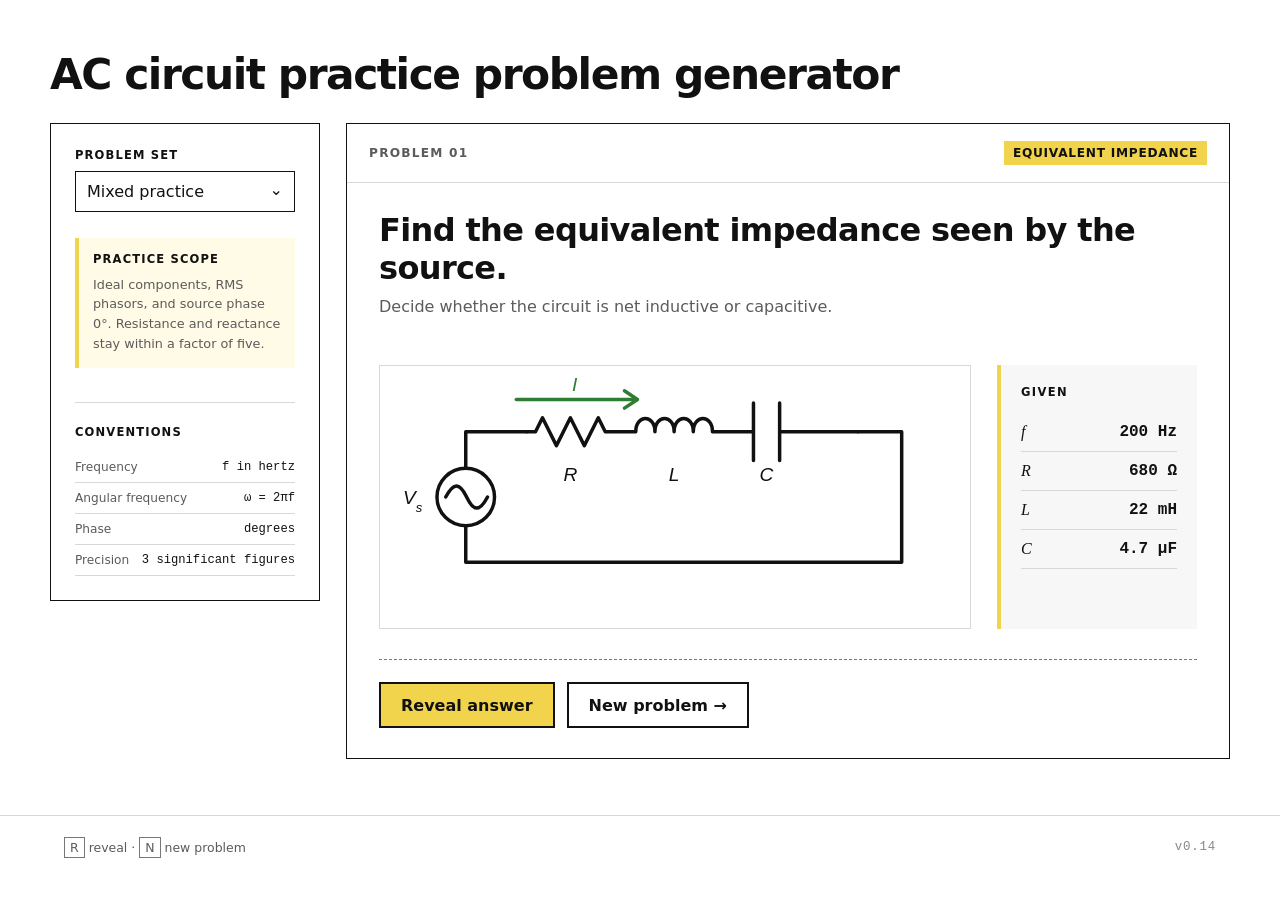
<file: ac-circuit-practice-v0.14.html>
<!doctype html>
<html lang="en">
<head>
  <meta charset="utf-8">
  <meta name="viewport" content="width=device-width, initial-scale=1">
  <meta name="description" content="Randomized, verified AC impedance practice problems for introductory electronics students.">
  <title>AC Circuit Practice Problem Generator</title>
  <style>
:root {
  --ink: #111111;
  --ink-soft: #5b5b5b;
  --paper: #ffffff;
  --paper-deep: #eeeeee;
  --panel: #ffffff;
  --line: #d8d8d8;
  --line-dark: #777777;
  --accent: #f1d44b;
  --green: #2f7d32;
  --success: #2f7d32;
  --shadow: none;
  font-family: Inter, ui-sans-serif, system-ui, -apple-system, BlinkMacSystemFont, "Segoe UI", sans-serif;
  color: var(--ink);
  background: var(--paper);
  font-synthesis: none;
}

* { box-sizing: border-box; }

body {
  margin: 0;
  min-width: 320px;
  background-color: var(--paper);
}

button, select { font: inherit; }
button { color: inherit; }
sub { font-size: .7em; line-height: 0; vertical-align: -.25em; }

main { width: min(1180px, calc(100% - 40px)); margin: 0 auto; }

.intro { padding: clamp(28px, 5vw, 52px) 0 24px; }
.eyebrow { margin: 0 0 14px; color: var(--green); font-size: .76rem; font-weight: 800; letter-spacing: .14em; text-transform: uppercase; }
h1, h2, h3, p { margin-top: 0; }
h1, .template-index h2 { font-family: inherit; }
h1 { margin: 0; font-size: clamp(1.7rem, 4vw, 2.65rem); line-height: 1.1; letter-spacing: -.035em; font-weight: 650; }
.lede { max-width: 680px; margin-bottom: 0; color: var(--ink-soft); font-size: clamp(1rem, 2vw, 1.2rem); line-height: 1.65; }

.workspace { display: grid; grid-template-columns: 270px 1fr; gap: 26px; align-items: start; }
.controls { padding: 24px; background: #ffffff; color: var(--ink); border: 1px solid var(--ink); box-shadow: var(--shadow); }
.control-group + .control-group { margin-top: 26px; }
.control-group label, .control-label { display: block; margin-bottom: 9px; color: var(--ink); font-size: .72rem; font-weight: 800; letter-spacing: .1em; text-transform: uppercase; }
.select-wrap { position: relative; }
.select-wrap::after { content: "⌄"; position: absolute; right: 12px; top: 9px; pointer-events: none; color: var(--ink); }
select { width: 100%; appearance: none; padding: 10px 34px 10px 11px; border: 1px solid var(--ink); border-radius: 0; color: var(--ink); background: #ffffff; cursor: pointer; }
.focus-note { padding: 14px; border-left: 4px solid var(--accent); background: #fffbe6; }
.focus-note p { margin: 0; color: var(--ink-soft); font-size: .8rem; line-height: 1.55; }
.conventions { margin-top: 34px; padding-top: 22px; border-top: 1px solid var(--line); }
.conventions h2 { margin-bottom: 13px; color: var(--ink); font-size: .72rem; letter-spacing: .1em; text-transform: uppercase; }
.conventions dl { margin: 0; }
.conventions dl div { padding: 8px 0; display: flex; justify-content: space-between; gap: 12px; border-bottom: 1px solid var(--line); font-size: .76rem; }
.conventions dt { color: var(--ink-soft); }
.conventions dd { margin: 0; text-align: right; font-family: "Courier New", monospace; }

.problem-card { background: var(--panel); border: 1px solid var(--ink); box-shadow: var(--shadow); }
.problem-topline { padding: 17px 22px; display: flex; align-items: center; justify-content: space-between; border-bottom: 1px solid var(--line); color: var(--ink-soft); font-size: .76rem; font-weight: 800; letter-spacing: .1em; text-transform: uppercase; }
.topic-tag { padding: 5px 9px; background: var(--accent); color: var(--ink); letter-spacing: .06em; }
.prompt-block { padding: 28px 32px 12px; }
.prompt-block h2 { margin-bottom: 8px; font-family: inherit; font-size: clamp(1.5rem, 3vw, 2rem); font-weight: 650; letter-spacing: -.02em; }
.prompt-block p { color: var(--ink-soft); line-height: 1.5; }
.math-expression { white-space: nowrap; font-family: Georgia, "Times New Roman", serif; font-weight: 500; }
.math-fraction { display: inline-grid; grid-template-rows: auto auto; vertical-align: middle; margin: 0 .2em; font-family: Georgia, "Times New Roman", serif; font-weight: 500; text-align: center; line-height: 1.15; }
.math-fraction > span:first-child { padding: 0 .22em .1em; border-bottom: 1.5px solid currentColor; }
.math-fraction > span:last-child { padding: .1em .22em 0; }
.problem-body { min-height: 265px; padding: 18px 32px 30px; display: grid; grid-template-columns: minmax(0, 1fr) 200px; gap: 26px; align-items: center; }
.problem-body.no-circuit { min-height: 0; grid-template-columns: 1fr; padding-top: 8px; }
.circuit { min-height: 220px; display: grid; place-items: center; border: 1px solid var(--line); background-color: #ffffff; overflow: hidden; }
.circuit img { display: block; width: min(100%, 560px); height: auto; aspect-ratio: 640 / 300; object-fit: contain; }
.given-panel { align-self: stretch; padding: 20px; border-left: 4px solid var(--accent); background: #f7f7f7; }
.given-panel h3 { margin-bottom: 14px; color: var(--ink); font-size: .72rem; letter-spacing: .12em; text-transform: uppercase; }
.given-panel dl { margin: 0; }
.given-panel dl div { display: flex; justify-content: space-between; gap: 14px; padding: 10px 0; border-bottom: 1px solid var(--line); }
.given-panel dt { font-family: Georgia, serif; font-style: italic; }
.given-panel dd { margin: 0; font-family: "Courier New", monospace; font-weight: 700; text-align: right; }

.answer-area { margin: 0 32px; border-top: 1px dashed var(--line-dark); }
.answer-panel { padding: 20px 0 8px; }
.answer-heading { display: flex; align-items: center; justify-content: space-between; color: var(--success); font-size: .74rem; font-weight: 800; letter-spacing: .12em; text-transform: uppercase; }
.checkmark { width: 25px; height: 25px; border-radius: 50%; display: grid; place-items: center; background: var(--success); color: white; }
.final-answer { padding: 14px 0 16px; font-family: "Courier New", monospace; font-size: clamp(1.15rem, 2.5vw, 1.55rem); font-weight: 700; line-height: 1.55; }
.final-answer div + div { margin-top: 3px; }
details { padding: 10px 0; border-top: 1px solid var(--paper-deep); }
summary { color: var(--green); font-weight: 700; cursor: pointer; }
.solution-steps { padding: 13px 0 2px; color: var(--ink-soft); font-family: "Courier New", monospace; font-size: .9rem; line-height: 1.75; }
.solution-steps p { margin-bottom: 6px; }

.actions { padding: 22px 32px 30px; display: flex; gap: 12px; }
.button { min-height: 46px; padding: 0 20px; border: 2px solid var(--ink); font-weight: 800; cursor: pointer; transition: transform .15s ease, box-shadow .15s ease; }
.button:hover { transform: translateY(-2px); box-shadow: 4px 4px 0 var(--line); }
.button:focus-visible, select:focus-visible, summary:focus-visible { outline: 3px solid rgba(47, 125, 50, .35); outline-offset: 3px; }
.button-primary { background: var(--accent); border-color: var(--ink); color: var(--ink); }
.button-secondary { background: transparent; }

.template-index { margin: 72px 0 80px; padding: 38px 0; display: grid; grid-template-columns: 1fr 1.4fr; gap: 50px; border-top: 2px solid var(--ink); border-bottom: 1px solid var(--line); }
.template-index h2 { margin: 0; font-size: clamp(1.8rem, 4vw, 3rem); font-weight: 600; letter-spacing: -.03em; }
.template-index ol { margin: 0; padding: 0; list-style: none; columns: 2; column-gap: 28px; }
.template-index li { padding: 12px 0; break-inside: avoid; border-bottom: 1px solid var(--line); font-weight: 650; }
.template-index li span { margin-right: 12px; color: var(--green); font-family: "Courier New", monospace; font-size: .8rem; }

footer { margin-top: 56px; padding: 24px clamp(20px, 5vw, 72px); display: flex; justify-content: space-between; gap: 20px; border-top: 1px solid var(--line); color: var(--ink-soft); font-size: .78rem; }
footer p { margin: 0; }
.version-label { opacity: .72; font-family: "Courier New", monospace; letter-spacing: .06em; }
kbd { padding: 2px 5px; border: 1px solid var(--line-dark); background: var(--panel); font-family: inherit; }

@media (max-width: 800px) {
  .workspace { grid-template-columns: 1fr; }
  .controls { display: grid; grid-template-columns: 1fr 1fr; gap: 20px; }
  .control-group + .control-group { margin-top: 0; }
  .conventions { display: none; }
  .problem-body { grid-template-columns: 1fr; }
  .given-panel { display: grid; grid-template-columns: 80px 1fr; align-items: start; }
  .given-panel dl { display: grid; grid-template-columns: repeat(2, 1fr); gap: 0 20px; }
  .template-index { grid-template-columns: 1fr; gap: 24px; }
}

@media (max-width: 540px) {
  main { width: min(100% - 24px, 1180px); }
  .intro { padding-top: 28px; }
  .controls { grid-template-columns: 1fr; padding: 20px; }
  .prompt-block, .problem-body { padding-left: 20px; padding-right: 20px; }
  .problem-body { padding-top: 8px; }
  .answer-area { margin: 0 20px; }
  .actions { padding: 20px; flex-direction: column; }
  .button { width: 100%; }
  .given-panel { display: block; }
  .template-index ol { columns: 1; }
  footer { flex-direction: column; }
}

@media (prefers-reduced-motion: reduce) {
  * { scroll-behavior: auto !important; transition: none !important; }
}

  </style>
</head>
<body>
  <main>
    <section class="intro" aria-labelledby="page-title">
      <h1 id="page-title">AC circuit practice problem generator</h1>
    </section>

    <section class="workspace" aria-label="Practice problem generator">
      <aside class="controls">
        <div class="control-group">
          <label for="problem-set">Problem set</label>
          <div class="select-wrap">
            <select id="problem-set">
              <option value="mixed">Mixed practice</option>
              <option value="impedance">Equivalent impedance</option>
              <option value="advanced">Multi-component impedance</option>
              <option value="phasors">Currents &amp; voltages</option>
              <option value="unknown">Unknown values</option>
              <option value="power">Resistor power</option>
              <option value="filters">Filters</option>
              <option value="resonance">RLC resonance</option>
              <option value="waveforms">Phasors &amp; waveforms</option>
            </select>
          </div>
        </div>

        <div class="control-group focus-note">
          <span class="control-label">Practice scope</span>
          <p>Ideal components, RMS phasors, and source phase 0°. Resistance and reactance stay within a factor of five.</p>
        </div>

        <div class="conventions">
          <h2>Conventions</h2>
          <dl>
            <div><dt>Frequency</dt><dd>f in hertz</dd></div>
            <div><dt>Angular frequency</dt><dd>ω = 2πf</dd></div>
            <div><dt>Phase</dt><dd>degrees</dd></div>
            <div><dt>Precision</dt><dd>3 significant figures</dd></div>
          </dl>
        </div>
      </aside>

      <article class="problem-card" aria-live="polite">
        <div class="problem-topline">
          <span id="problem-number">Problem 01</span>
          <span id="problem-tag" class="topic-tag">Equivalent impedance</span>
        </div>

        <div class="prompt-block">
          <h2 id="problem-prompt">Find the equivalent impedance seen by the source.</h2>
          <p id="problem-detail">Express the result in rectangular and polar form.</p>
        </div>

        <div class="problem-body">
          <div id="circuit" class="circuit" aria-label="Circuit diagram"></div>
          <div class="given-panel">
            <h3>Given</h3>
            <dl id="given-values"></dl>
          </div>
        </div>

        <div class="answer-area">
          <div id="answer-panel" class="answer-panel" hidden>
            <div class="answer-heading">
              <span>Answer</span>
              <span class="checkmark" aria-hidden="true">✓</span>
            </div>
            <div id="final-answer" class="final-answer"></div>
            <details>
              <summary>Show calculation</summary>
              <div id="solution-steps" class="solution-steps"></div>
            </details>
          </div>
        </div>

        <div class="actions">
          <button id="reveal-button" class="button button-primary" type="button">Reveal answer</button>
          <button id="new-button" class="button button-secondary" type="button">New problem <span aria-hidden="true">→</span></button>
        </div>
      </article>
    </section>

  </main>

  <footer>
    <p><kbd>R</kbd> reveal · <kbd>N</kbd> new problem</p>
    <p class="version-label">v0.14</p>
  </footer>

  <script>
window.CIRCUIT_ASSETS = {"series-rc":"[data-uri]","series-rc-vc":"[data-uri]","series-rl":"[data-uri]","series-rlc":"[data-uri]","series-rlc-voltages":"[data-uri]","parallel-rc":"[data-uri]","parallel-rl":"[data-uri]","loaded-rc-divider":"[data-uri]","loaded-rl-divider":"[data-uri]","series-r-lc":"[data-uri]","series-r-ll":"[data-uri]","series-r-cc":"[data-uri]","parallel-r-lc":"[data-uri]","parallel-r-ll":"[data-uri]","parallel-r-cc":"[data-uri]","series-r-parallel-lc":"[data-uri]","series-r-parallel-ll":"[data-uri]","series-r-parallel-cc":"[data-uri]","parallel-r-series-lc":"[data-uri]","parallel-r-series-ll":"[data-uri]","parallel-r-series-cc":"[data-uri]","series-r-parallel-rc":"[data-uri]","rc-lowpass":"[data-uri]","rc-highpass":"[data-uri]","lr-output-r":"[data-uri]","lr-output-l":"[data-uri]","rlc-output-r":"[data-uri]","rlc-output-lc":"[data-uri]"};
"use strict";

const TWO_PI = 2 * Math.PI;
const values = {
  frequency: [100, 200, 500, 1000, 2000, 5000, 10000],
  voltage: [1, 2, 5, 10, 12],
  resistance: [100, 150, 220, 330, 470, 680, 1000, 1500, 2200, 3300, 4700, 6800, 10000],
  capacitance: [10e-9, 22e-9, 47e-9, 100e-9, 220e-9, 470e-9, 1e-6, 2.2e-6, 4.7e-6, 10e-6],
  inductance: [1e-3, 2.2e-3, 4.7e-3, 10e-3, 22e-3, 47e-3, 100e-3, 220e-3, 470e-3, 1]
};

const circuitNames = [
  "series-rc", "series-rc-vc", "series-rl", "series-rlc", "series-rlc-voltages", "parallel-rc", "parallel-rl",
  "loaded-rc-divider", "loaded-rl-divider",
  "series-r-lc", "series-r-ll", "series-r-cc",
  "parallel-r-lc", "parallel-r-ll", "parallel-r-cc",
  "series-r-parallel-lc", "series-r-parallel-ll", "series-r-parallel-cc",
  "parallel-r-series-lc", "parallel-r-series-ll", "parallel-r-series-cc",
  "series-r-parallel-rc", "rc-lowpass", "rc-highpass", "lr-output-r", "lr-output-l", "rlc-output-r", "rlc-output-lc"
];
const embeddedAssets = typeof window !== "undefined" ? window.CIRCUIT_ASSETS : null;
const CIRCUIT_ASSETS = embeddedAssets || Object.fromEntries(circuitNames.map((name) => [name, `assets/${name}.svg`]));

const state = { count: 0, set: "mixed", problem: null, lastType: null };
const $ = (selector) => document.querySelector(selector);
const pick = (array) => array[Math.floor(Math.random() * array.length)];
const BALANCE_MIN = .2;
const BALANCE_MAX = 5;
const TARGET_ANGLES = [15, 20, 25, 30, 35, 40, 45, 50, 55, 60, 65, 70, 75];
const PHASOR_ANGLES = [-75, -65, -55, -45, -35, -25, -15, 15, 25, 35, 45, 55, 65, 75];
const PHASOR_MAGNITUDES = [5, 10, 12, 15, 20, 25, 30, 40, 50];
const S = Object.freeze({
  ZC: "Z<sub>C</sub>", ZC1: "Z<sub>C1</sub>", ZC2: "Z<sub>C2</sub>",
  ZL: "Z<sub>L</sub>", ZL1: "Z<sub>L1</sub>", ZL2: "Z<sub>L2</sub>",
  Za: "Z<sub>a</sub>", Zp: "Z<sub>p</sub>", Zb: "Z<sub>b</sub>",
  VC: "V<sub>C</sub>", VL: "V<sub>L</sub>", Vs: "V<sub>s</sub>", Vin: "V<sub>in</sub>", Vout: "V<sub>out</sub>", Vp: "V<sub>p</sub>", VR: "V<sub>R</sub>",
  Is: "I<sub>s</sub>", IR: "I<sub>R</sub>", IC: "I<sub>C</sub>",
  R1: "R<sub>1</sub>", R2: "R<sub>2</sub>", Rp: "R<sub>p</sub>",
  L1: "L<sub>1</sub>", L2: "L<sub>2</sub>", C1: "C<sub>1</sub>", C2: "C<sub>2</sub>",
  PR: "P<sub>R</sub>", PR1: "P<sub>R1</sub>", PR2: "P<sub>R2</sub>",
  fc: "f<sub>c</sub>", f0: "f<sub>0</sub>"
});

function pickDifferent(array, previous) {
  const choices = array.filter((item) => item !== previous);
  return pick(choices.length ? choices : array);
}

function isBalanced(ratio) { return ratio >= BALANCE_MIN && ratio <= BALANCE_MAX; }

function balancedRC() {
  const candidates = [];
  for (const f of values.frequency) {
    for (const R of values.resistance) {
      for (const C of values.capacitance) {
        const Xc = 1 / (TWO_PI * f * C);
        if (isBalanced(Xc / R)) candidates.push({ f, R, C, Xc });
      }
    }
  }
  return pick(candidates);
}

function balancedRL() {
  const candidates = [];
  for (const f of values.frequency) {
    for (const R of values.resistance) {
      for (const L of values.inductance) {
        const Xl = TWO_PI * f * L;
        if (isBalanced(Xl / R)) candidates.push({ f, R, L, Xl });
      }
    }
  }
  return pick(candidates);
}

function balancedRLC() {
  const candidates = [];
  for (const f of values.frequency) {
    for (const R of values.resistance) {
      for (const L of values.inductance) {
        const Xl = TWO_PI * f * L;
        for (const C of values.capacitance) {
          const Xc = 1 / (TWO_PI * f * C);
          if (isBalanced(Math.abs(Xl - Xc) / R)) candidates.push({ f, R, L, C, Xl, Xc });
        }
      }
    }
  }
  return pick(candidates);
}

function balancedSeriesRLCVoltages() {
  const candidates = [];
  for (const f of values.frequency) {
    for (const R of values.resistance) {
      for (const L of values.inductance) {
        const Xl = TWO_PI * f * L;
        if (!isBalanced(Xl / R)) continue;
        for (const C of values.capacitance) {
          const Xc = 1 / (TWO_PI * f * C);
          if (isBalanced(Xc / R) && isBalanced(Math.abs(Xl - Xc) / R)) candidates.push({ f, R, L, C, Xl, Xc });
        }
      }
    }
  }
  return pick(candidates);
}

function balancedResonantRLC() {
  const candidates = [];
  for (const R of values.resistance) {
    for (const L of values.inductance) {
      for (const C of values.capacitance) {
        const X0 = Math.sqrt(L / C);
        if (isBalanced(X0 / R)) candidates.push({ R, L, C, X0, f0: 1 / (TWO_PI * Math.sqrt(L * C)) });
      }
    }
  }
  return pick(candidates);
}

function sig(value, digits = 3) {
  if (Math.abs(value) < 1e-12) return "0";
  return Number(value.toPrecision(digits)).toString();
}

function engineering(value, unit) {
  const abs = Math.abs(value);
  if (abs < 1e-12) return `0 ${unit}`;
  const scales = [
    { n: 1e6, p: "M" }, { n: 1e3, p: "k" }, { n: 1, p: "" },
    { n: 1e-3, p: "m" }, { n: 1e-6, p: "µ" }, { n: 1e-9, p: "n" }
  ];
  const scale = scales.find((item) => abs >= item.n * .999) || scales.at(-1);
  return `${sig(value / scale.n)} ${scale.p}${unit}`;
}

function degrees(radians) { return radians * 180 / Math.PI; }

function polar(complex) {
  return { magnitude: Math.hypot(complex.re, complex.im), angle: degrees(Math.atan2(complex.im, complex.re)) };
}

function add(a, b) { return { re: a.re + b.re, im: a.im + b.im }; }

function divide(a, b) {
  const denominator = b.re * b.re + b.im * b.im;
  return { re: (a.re * b.re + a.im * b.im) / denominator, im: (a.im * b.re - a.re * b.im) / denominator };
}

function multiply(a, b) {
  return { re: a.re * b.re - a.im * b.im, im: a.re * b.im + a.im * b.re };
}

function parallelZ(a, b) { return divide(multiply(a, b), add(a, b)); }

function balancedComplex(factory) {
  for (let attempt = 0; attempt < 2000; attempt += 1) {
    const candidate = factory();
    const angle = Math.abs(polar(candidate.z).angle);
    if (candidate.valid !== false && [candidate.z.re, candidate.z.im, angle].every(Number.isFinite) && angle >= 10 && angle <= 80) return candidate;
  }
  throw new Error("Could not generate a balanced multi-component circuit.");
}

function validCandidate(factory, message) {
  for (let attempt = 0; attempt < 5000; attempt += 1) {
    const candidate = factory();
    if (candidate) return candidate;
  }
  throw new Error(message);
}

function complexLines(symbol, complex, unit) {
  const p = polar(complex);
  const sign = complex.im < 0 ? "−" : "+";
  return `<div>${symbol} = ${engineering(complex.re, unit)} ${sign} j${engineering(Math.abs(complex.im), unit)}</div>
    <div>${symbol} = ${engineering(p.magnitude, unit)} ∠ ${sig(p.angle)}°</div>`;
}

function rectangular(complex, unit) {
  const sign = complex.im < 0 ? "−" : "+";
  return `${engineering(complex.re, unit)} ${sign} j${engineering(Math.abs(complex.im), unit)}`;
}

function polarLine(symbol, complex, unit) {
  const p = polar(complex);
  return `<div>${symbol} = ${engineering(p.magnitude, unit)} ∠ ${sig(p.angle)}°</div>`;
}

function fromPolar(magnitude, angle) {
  const radians = angle * Math.PI / 180;
  return { re: magnitude * Math.cos(radians), im: magnitude * Math.sin(radians) };
}

function phasorText(magnitude, angle, unit = "") {
  return `${sig(magnitude)} ∠ ${sig(angle)}°${unit ? ` ${unit}` : ""}`;
}

function signedAngle(angle) {
  return angle < 0 ? `− ${sig(Math.abs(angle))}°` : `+ ${sig(angle)}°`;
}

function complexText(complex) {
  const sign = complex.im < 0 ? "−" : "+";
  return `${sig(complex.re)} ${sign} j${sig(Math.abs(complex.im))}`;
}

function decibels(ratioMagnitude) { return 20 * Math.log10(ratioMagnitude); }

function rcFilterRatio(R, C, f, outputAcrossC) {
  const zc = { re: 0, im: -1 / (TWO_PI * f * C) };
  return divide(outputAcrossC ? zc : { re: R, im: 0 }, add({ re: R, im: 0 }, zc));
}

function lrFilterRatio(R, L, f, outputAcrossR) {
  const zl = { re: 0, im: TWO_PI * f * L };
  return divide(outputAcrossR ? { re: R, im: 0 } : zl, add({ re: R, im: 0 }, zl));
}

function circuitImage(name, alt) {
  return `<img src="${CIRCUIT_ASSETS[name]}" alt="${alt}" width="640" height="300">`;
}

function problem(config) { return config; }

function seriesRCImpedance() {
  const { f, R, C, Xc } = balancedRC(), z = { re: R, im: -Xc }, p = polar(z);
  return problem({ type: "seriesRCImpedance", group: "impedance", tag: "Equivalent impedance", image: "series-rc", imageAlt: "Series resistor-capacitor circuit",
    prompt: "Find the equivalent impedance seen by the source.", detail: "Express Z in rectangular and polar form.",
    given: [["f", engineering(f, "Hz")], ["R", engineering(R, "Ω")], ["C", engineering(C, "F")]], answer: complexLines("Z", z, "Ω"),
    steps: [`${S.ZC} = 1/(j2πfC) = −j${engineering(Xc, "Ω")}`, `Z = R + ${S.ZC} = ${engineering(R, "Ω")} − j${engineering(Xc, "Ω")}`, `|Z| = ${engineering(p.magnitude, "Ω")},   θ = ${sig(p.angle)}°`], result: z });
}

function seriesRLImpedance() {
  const { f, R, L, Xl } = balancedRL(), z = { re: R, im: Xl }, p = polar(z);
  return problem({ type: "seriesRLImpedance", group: "impedance", tag: "Equivalent impedance", image: "series-rl", imageAlt: "Series resistor-inductor circuit",
    prompt: "Find the equivalent impedance seen by the source.", detail: "Express Z in rectangular and polar form.",
    given: [["f", engineering(f, "Hz")], ["R", engineering(R, "Ω")], ["L", engineering(L, "H")]], answer: complexLines("Z", z, "Ω"),
    steps: [`${S.ZL} = j2πfL = j${engineering(Xl, "Ω")}`, `Z = R + ${S.ZL} = ${engineering(R, "Ω")} + j${engineering(Xl, "Ω")}`, `|Z| = ${engineering(p.magnitude, "Ω")},   θ = ${sig(p.angle)}°`], result: z });
}

function seriesRLCImpedance() {
  const { f, R, L, C, Xl, Xc } = balancedRLC(), z = { re: R, im: Xl - Xc }, p = polar(z);
  const sign = z.im < 0 ? "−" : "+";
  return problem({ type: "seriesRLCImpedance", group: "impedance", tag: "Equivalent impedance", image: "series-rlc", imageAlt: "Series resistor-inductor-capacitor circuit",
    prompt: "Find the equivalent impedance seen by the source.", detail: "Decide whether the circuit is net inductive or capacitive.",
    given: [["f", engineering(f, "Hz")], ["R", engineering(R, "Ω")], ["L", engineering(L, "H")], ["C", engineering(C, "F")]], answer: complexLines("Z", z, "Ω"),
    steps: [`${S.ZL} = j${engineering(Xl, "Ω")}`, `${S.ZC} = −j${engineering(Xc, "Ω")}`, `Z = R + ${S.ZL} + ${S.ZC} = ${engineering(R, "Ω")} ${sign} j${engineering(Math.abs(z.im), "Ω")}`, `|Z| = ${engineering(p.magnitude, "Ω")},   θ = ${sig(p.angle)}°`], result: z });
}

function parallelRCImpedance() {
  const { f, R, C, Xc } = balancedRC(), zc = { re: 0, im: -Xc };
  const z = divide(multiply({ re: R, im: 0 }, zc), { re: R, im: -Xc }), p = polar(z);
  return problem({ type: "parallelRCImpedance", group: "impedance", tag: "Equivalent impedance", image: "parallel-rc", imageAlt: "Parallel resistor-capacitor circuit",
    prompt: "Find the equivalent impedance of the parallel network.", detail: `Use the parallel-impedance formula with R and ${S.ZC}.`,
    given: [["f", engineering(f, "Hz")], ["R", engineering(R, "Ω")], ["C", engineering(C, "F")]], answer: complexLines("Z", z, "Ω"),
    steps: [`${S.ZC} = 1/(j2πfC) = −j${engineering(Xc, "Ω")}`, `Z = (R ${S.ZC})/(R + ${S.ZC})`, `Z = ${engineering(z.re, "Ω")} − j${engineering(Math.abs(z.im), "Ω")}`, `|Z| = ${engineering(p.magnitude, "Ω")},   θ = ${sig(p.angle)}°`], result: z });
}

function parallelRLImpedance() {
  const { f, R, L, Xl } = balancedRL(), zl = { re: 0, im: Xl };
  const z = divide(multiply({ re: R, im: 0 }, zl), { re: R, im: Xl }), p = polar(z);
  return problem({ type: "parallelRLImpedance", group: "impedance", tag: "Equivalent impedance", image: "parallel-rl", imageAlt: "Parallel resistor-inductor circuit",
    prompt: "Find the equivalent impedance of the parallel network.", detail: `Use the parallel-impedance formula with R and ${S.ZL}.`,
    given: [["f", engineering(f, "Hz")], ["R", engineering(R, "Ω")], ["L", engineering(L, "H")]], answer: complexLines("Z", z, "Ω"),
    steps: [`${S.ZL} = j2πfL = j${engineering(Xl, "Ω")}`, `Z = (R ${S.ZL})/(R + ${S.ZL})`, `Z = ${engineering(z.re, "Ω")} + j${engineering(z.im, "Ω")}`, `|Z| = ${engineering(p.magnitude, "Ω")},   θ = ${sig(p.angle)}°`], result: z });
}

function reactivePair(f) {
  const suffix = pick(["lc", "ll", "cc"]);
  if (suffix === "lc") {
    const L = pick(values.inductance), C = pick(values.capacitance);
    const Xl = TWO_PI * f * L, Xc = 1 / (TWO_PI * f * C);
    return {
      suffix, names: "L and C", symbols: [S.ZL, S.ZC],
      impedances: [{ re: 0, im: Xl }, { re: 0, im: -Xc }],
      given: [["L", engineering(L, "H")], ["C", engineering(C, "F")]],
      steps: [`${S.ZL} = j${engineering(Xl, "Ω")}`, `${S.ZC} = −j${engineering(Xc, "Ω")}`]
    };
  }
  if (suffix === "ll") {
    const L1 = pick(values.inductance), L2 = pick(values.inductance);
    const Xl1 = TWO_PI * f * L1, Xl2 = TWO_PI * f * L2;
    return {
      suffix, names: "L₁ and L₂", symbols: [S.ZL1, S.ZL2],
      impedances: [{ re: 0, im: Xl1 }, { re: 0, im: Xl2 }],
      given: [[S.L1, engineering(L1, "H")], [S.L2, engineering(L2, "H")]],
      steps: [`${S.ZL1} = j${engineering(Xl1, "Ω")}`, `${S.ZL2} = j${engineering(Xl2, "Ω")}`]
    };
  }
  const C1 = pick(values.capacitance), C2 = pick(values.capacitance);
  const Xc1 = 1 / (TWO_PI * f * C1), Xc2 = 1 / (TWO_PI * f * C2);
  return {
    suffix, names: "C₁ and C₂", symbols: [S.ZC1, S.ZC2],
    impedances: [{ re: 0, im: -Xc1 }, { re: 0, im: -Xc2 }],
    given: [[S.C1, engineering(C1, "F")], [S.C2, engineering(C2, "F")]],
    steps: [`${S.ZC1} = −j${engineering(Xc1, "Ω")}`, `${S.ZC2} = −j${engineering(Xc2, "Ω")}`]
  };
}

function multiComponentImpedance(topology, type) {
  const selected = balancedComplex(() => {
    const f = pick(values.frequency), R = pick(values.resistance), pair = reactivePair(f);
    const [z1, z2] = pair.impedances, resistor = { re: R, im: 0 };
    let branch = null, first = null, z;
    if (topology === "series") z = add(resistor, add(z1, z2));
    if (topology === "parallel") {
      first = parallelZ(resistor, z1);
      z = parallelZ(first, z2);
    }
    if (topology === "series-parallel") {
      branch = parallelZ(z1, z2);
      z = add(resistor, branch);
    }
    if (topology === "parallel-series") {
      branch = add(z1, z2);
      z = parallelZ(resistor, branch);
    }
    const reactancesStayClose = pair.impedances.every((component) => isBalanced(Math.abs(component.im) / R));
    return { f, R, pair, branch, first, z, valid: reactancesStayClose };
  });

  const { f, R, pair, branch, first, z } = selected;
  const [z1Symbol, z2Symbol] = pair.symbols, p = polar(z);
  let image, imageAlt, detail, combinationSteps;
  if (topology === "series") {
    image = `series-r-${pair.suffix}`;
    imageAlt = `One resistor, ${pair.names}, all connected in series`;
    detail = "Combine all three series impedances, then convert the result to polar form.";
    combinationSteps = [`Z = R + ${z1Symbol} + ${z2Symbol}`, `Z = ${rectangular(z, "Ω")}`];
  } else if (topology === "parallel") {
    image = `parallel-r-${pair.suffix}`;
    imageAlt = `One resistor, ${pair.names}, all connected in parallel`;
    detail = "Combine the three branches two at a time using the parallel-impedance formula.";
    combinationSteps = [
      `${S.Za} = (R${z1Symbol})/(R + ${z1Symbol}) = ${rectangular(first, "Ω")}`,
      `Z = (${S.Za}${z2Symbol})/(${S.Za} + ${z2Symbol}) = ${rectangular(z, "Ω")}`
    ];
  } else if (topology === "series-parallel") {
    image = `series-r-parallel-${pair.suffix}`;
    imageAlt = `One resistor in series with ${pair.names} connected in parallel`;
    detail = "Combine the two reactive branches in parallel, then add the resistor in series.";
    combinationSteps = [
      `${S.Zp} = (${z1Symbol}${z2Symbol})/(${z1Symbol} + ${z2Symbol}) = ${rectangular(branch, "Ω")}`,
      `Z = R + ${S.Zp} = ${rectangular(z, "Ω")}`
    ];
  } else {
    image = `parallel-r-series-${pair.suffix}`;
    imageAlt = `One resistor in parallel with a series branch containing ${pair.names}`;
    detail = "Combine the two reactive impedances in series, then combine that branch with the resistor in parallel.";
    combinationSteps = [
      `${S.Zb} = ${z1Symbol} + ${z2Symbol} = ${rectangular(branch, "Ω")}`,
      `Z = (R${S.Zb})/(R + ${S.Zb}) = ${rectangular(z, "Ω")}`
    ];
  }

  return problem({
    type, group: "advanced", tag: "Multi-component impedance", image, imageAlt,
    prompt: "Find the equivalent impedance seen by the source.", detail,
    given: [["f", engineering(f, "Hz")], ["R", engineering(R, "Ω")], ...pair.given],
    answer: complexLines("Z", z, "Ω"),
    steps: [...pair.steps, ...combinationSteps, `|Z| = ${engineering(p.magnitude, "Ω")},   θ = ${sig(p.angle)}°`],
    result: z, reactivePair: pair.suffix, resistorCount: 1,
    reactanceRatios: pair.impedances.map((component) => Math.abs(component.im) / R)
  });
}

function seriesThreeImpedance() { return multiComponentImpedance("series", "seriesThreeImpedance"); }
function parallelThreeImpedance() { return multiComponentImpedance("parallel", "parallelThreeImpedance"); }
function seriesParallelImpedance() { return multiComponentImpedance("series-parallel", "seriesParallelImpedance"); }
function parallelSeriesImpedance() { return multiComponentImpedance("parallel-series", "parallelSeriesImpedance"); }

function seriesCurrent() {
  const useRC = Math.random() < .5;
  const Vs = pick(values.voltage);
  let f, R, z, reactiveGiven, reactanceStep, image, imageAlt;
  if (useRC) {
    const selected = balancedRC(), C = selected.C, Xc = selected.Xc;
    f = selected.f; R = selected.R;
    z = { re: R, im: -Xc }; reactiveGiven = ["C", engineering(C, "F")]; reactanceStep = `${S.ZC} = −j${engineering(Xc, "Ω")}`; image = "series-rc"; imageAlt = "Series RC circuit with source current";
  } else {
    const selected = balancedRL(), L = selected.L, Xl = selected.Xl;
    f = selected.f; R = selected.R;
    z = { re: R, im: Xl }; reactiveGiven = ["L", engineering(L, "H")]; reactanceStep = `${S.ZL} = j${engineering(Xl, "Ω")}`; image = "series-rl"; imageAlt = "Series RL circuit with source current";
  }
  const current = divide({ re: Vs, im: 0 }, z), pz = polar(z), pi = polar(current);
  return problem({ type: "seriesCurrent", group: "phasors", tag: "Current phasor", image, imageAlt,
    prompt: "Find the source current phasor I.", detail: "The source voltage is the 0° phase reference. Use RMS values.",
    given: [["f", engineering(f, "Hz")], [S.Vs, `${engineering(Vs, "V")} ∠ 0°`], ["R", engineering(R, "Ω")], reactiveGiven], answer: complexLines("I", current, "A"),
    steps: [reactanceStep, `Z = ${engineering(pz.magnitude, "Ω")} ∠ ${sig(pz.angle)}°`, `I = ${S.Vs}/Z`, `|I| = ${engineering(pi.magnitude, "A")},   ∠I = 0° − (${sig(pz.angle)}°) = ${sig(pi.angle)}°`], result: current });
}

function capacitorVoltage() {
  const { f, R, C, Xc } = balancedRC(), Vs = pick(values.voltage), z = { re: R, im: -Xc }, zc = { re: 0, im: -Xc };
  const current = divide({ re: Vs, im: 0 }, z), vc = multiply(current, zc), pi = polar(current), pvc = polar(vc);
  return problem({ type: "capacitorVoltage", group: "phasors", tag: "Voltage phasor", image: "series-rc-vc", imageAlt: "Series RC circuit with capacitor voltage marked",
    prompt: `Find the capacitor voltage phasor ${S.VC}.`, detail: "Use the marked polarity and take the source as the 0° reference.",
    given: [["f", engineering(f, "Hz")], [S.Vs, `${engineering(Vs, "V")} ∠ 0°`], ["R", engineering(R, "Ω")], ["C", engineering(C, "F")]], answer: complexLines(S.VC, vc, "V"),
    steps: [`${S.ZC} = −j${engineering(Xc, "Ω")}`, `I = ${S.Vs}/(R + ${S.ZC}) = ${engineering(pi.magnitude, "A")} ∠ ${sig(pi.angle)}°`, `${S.VC} = I ${S.ZC}`, `|${S.VC}| = ${engineering(pvc.magnitude, "V")},   ∠${S.VC} = ${sig(pvc.angle)}°`], result: vc });
}

function seriesComponentVoltages() {
  const { f, R, L, C, Xl, Xc } = balancedSeriesRLCVoltages(), Vs = pick(values.voltage);
  const z = { re: R, im: Xl - Xc }, pz = polar(z);
  const current = divide({ re: Vs, im: 0 }, z);
  const vr = multiply(current, { re: R, im: 0 });
  const vl = multiply(current, { re: 0, im: Xl });
  const vc = multiply(current, { re: 0, im: -Xc });
  const voltageSum = add(add(vr, vl), vc);
  return problem({
    type: "seriesComponentVoltages", group: "phasors", tag: "Component voltage phasors",
    image: "series-rlc-voltages", imageAlt: "Series RLC circuit with the voltage polarity marked across each component",
    prompt: `Find I, ${S.VR}, ${S.VL}, and ${S.VC}.`,
    detail: "Use the marked polarities, RMS phasors, and the source voltage as the 0° reference.",
    given: [["f", engineering(f, "Hz")], [S.Vs, `${engineering(Vs, "V")} ∠ 0°`], ["R", engineering(R, "Ω")], ["L", engineering(L, "H")], ["C", engineering(C, "F")]],
    answer: `${polarLine("I", current, "A")}${polarLine(S.VR, vr, "V")}${polarLine(S.VL, vl, "V")}${polarLine(S.VC, vc, "V")}`,
    steps: [
      `${S.ZL} = j${engineering(Xl, "Ω")},   ${S.ZC} = −j${engineering(Xc, "Ω")}`,
      `Z = R + ${S.ZL} + ${S.ZC} = ${rectangular(z, "Ω")} = ${engineering(pz.magnitude, "Ω")} ∠ ${sig(pz.angle)}°`,
      `I = ${S.Vs}/Z = ${engineering(polar(current).magnitude, "A")} ∠ ${sig(polar(current).angle)}°`,
      `${S.VR} = IR = ${engineering(polar(vr).magnitude, "V")} ∠ ${sig(polar(vr).angle)}°`,
      `${S.VL} = I${S.ZL} = ${engineering(polar(vl).magnitude, "V")} ∠ ${sig(polar(vl).angle)}°`,
      `${S.VC} = I${S.ZC} = ${engineering(polar(vc).magnitude, "V")} ∠ ${sig(polar(vc).angle)}°`,
      `Check: ${S.VR} + ${S.VL} + ${S.VC} = ${S.Vs}`
    ],
    result: current, voltageCheck: { sum: voltageSum, source: { re: Vs, im: 0 } },
    reactanceRatios: [Xl / R, Xc / R]
  });
}

function unknownComponent() {
  const useRC = Math.random() < .5;
  const selected = validCandidate(() => {
    const f = pick(values.frequency), R = pick(values.resistance), angleMagnitude = pick(TARGET_ANGLES);
    const reactance = R * Math.tan(angleMagnitude * Math.PI / 180);
    if (useRC) {
      const component = 1 / (TWO_PI * f * reactance);
      if (component < values.capacitance[0] || component > values.capacitance.at(-1)) return null;
      return { f, R, angle: -angleMagnitude, reactance, component };
    }
    const component = reactance / (TWO_PI * f);
    if (component < values.inductance[0] || component > values.inductance.at(-1)) return null;
    return { f, R, angle: angleMagnitude, reactance, component };
  }, "Could not generate an unknown-component problem.");
  const { f, R, angle, reactance, component } = selected;
  const symbol = useRC ? "C" : "L", unit = useRC ? "F" : "H";
  const impedanceSymbol = useRC ? S.ZC : S.ZL;
  const image = useRC ? "series-rc" : "series-rl";
  const sign = useRC ? "−" : "+";
  const formulaStep = useRC
    ? `C = 1/(2πf${useRC ? "X<sub>C</sub>" : ""}) = ${engineering(component, unit)}`
    : `L = X<sub>L</sub>/(2πf) = ${engineering(component, unit)}`;
  return problem({
    type: "unknownComponent", group: "unknown", tag: "Unknown component",
    image, imageAlt: `Series ${useRC ? "RC" : "RL"} circuit with an unknown ${useRC ? "capacitor" : "inductor"}`,
    prompt: `Find the value of ${symbol} that gives the specified impedance angle.`,
    detail: `Use the angle of Z = R ${sign} jX and the series-circuit impedance relationship.`,
    given: [["f", engineering(f, "Hz")], ["R", engineering(R, "Ω")], ["∠Z", `${angle}°`]],
    answer: `<div>${symbol} = ${engineering(component, unit)}</div>`,
    steps: [
      `|∠Z| = tan⁻¹(X/R), so X = R tan(|∠Z|).`,
      `|${impedanceSymbol}| = ${engineering(reactance, "Ω")}`,
      formulaStep,
      `Check: Z = ${engineering(R, "Ω")} ${sign} j${engineering(reactance, "Ω")} has ∠Z = ${angle}°.`
    ],
    result: { re: component, im: 0 }, targetAngle: angle, circuitFamily: useRC ? "RC" : "RL",
    verificationAngle: degrees(Math.atan2(useRC ? -reactance : reactance, R))
  });
}

function unknownFrequency() {
  const useRC = Math.random() < .5;
  const selected = validCandidate(() => {
    const R = pick(values.resistance), angleMagnitude = pick(TARGET_ANGLES);
    const reactance = R * Math.tan(angleMagnitude * Math.PI / 180);
    if (useRC) {
      const C = pick(values.capacitance), f = 1 / (TWO_PI * C * reactance);
      if (f < values.frequency[0] || f > values.frequency.at(-1)) return null;
      return { R, C, f, angle: -angleMagnitude, reactance };
    }
    const L = pick(values.inductance), f = reactance / (TWO_PI * L);
    if (f < values.frequency[0] || f > values.frequency.at(-1)) return null;
    return { R, L, f, angle: angleMagnitude, reactance };
  }, "Could not generate an unknown-frequency problem.");
  const { R, C, L, f, angle, reactance } = selected;
  const image = useRC ? "series-rc" : "series-rl";
  const reactiveGiven = useRC ? ["C", engineering(C, "F")] : ["L", engineering(L, "H")];
  const frequencyStep = useRC
    ? `f = 1/(2πC${"X<sub>C</sub>"}) = ${engineering(f, "Hz")}`
    : `f = X<sub>L</sub>/(2πL) = ${engineering(f, "Hz")}`;
  return problem({
    type: "unknownFrequency", group: "unknown", tag: "Unknown frequency",
    image, imageAlt: `Series ${useRC ? "RC" : "RL"} circuit at an unknown frequency`,
    prompt: "Find the frequency that gives the specified impedance angle.",
    detail: `Use the angle of Z = R ${useRC ? "−" : "+"} jX to find the required reactance first.`,
    given: [["R", engineering(R, "Ω")], reactiveGiven, ["∠Z", `${angle}°`]],
    answer: `<div>f = ${engineering(f, "Hz")}</div>`,
    steps: [
      `|∠Z| = tan⁻¹(X/R), so X = R tan(|∠Z|).`,
      `Required reactance: ${engineering(reactance, "Ω")}.`,
      frequencyStep,
      `Check: the resulting impedance angle is ${angle}°.`
    ],
    result: { re: f, im: 0 }, targetAngle: angle, circuitFamily: useRC ? "RC" : "RL",
    verificationAngle: degrees(Math.atan2(useRC ? -reactance : reactance, R))
  });
}

function phasorAddition() {
  const selected = balancedComplex(() => {
    const magnitudeA = pick(PHASOR_MAGNITUDES), angleA = pick(PHASOR_ANGLES);
    const magnitudeB = pick(PHASOR_MAGNITUDES), angleB = pick(PHASOR_ANGLES);
    const a = fromPolar(magnitudeA, angleA), b = fromPolar(magnitudeB, angleB), z = add(a, b);
    const valid = polar(z).magnitude >= .25 * (magnitudeA + magnitudeB);
    return { magnitudeA, angleA, magnitudeB, angleB, a, b, z, valid };
  });
  const { magnitudeA, angleA, magnitudeB, angleB, a, b, z } = selected, p = polar(z);
  const expression = `${phasorText(magnitudeA, angleA)} + ${phasorText(magnitudeB, angleB)}`;
  return problem({
    type: "phasorAddition", group: "waveforms", tag: "Phasor addition",
    image: null, imageAlt: "",
    prompt: `Calculate <span class="math-expression">${expression}</span>.`,
    detail: "Express the result in rectangular and polar form.",
    given: [["A", phasorText(magnitudeA, angleA)], ["B", phasorText(magnitudeB, angleB)]],
    answer: `<div>A + B = ${complexText(z)}</div><div>A + B = ${phasorText(p.magnitude, p.angle)}</div>`,
    steps: [`A = ${complexText(a)}`, `B = ${complexText(b)}`, `A + B = (${sig(a.re)} + ${sig(b.re)}) + j(${sig(a.im)} + ${sig(b.im)})`, `A + B = ${complexText(z)} = ${phasorText(p.magnitude, p.angle)}`],
    result: z, operationCheck: { operation: "add", a, b }
  });
}

function phasorDivision() {
  const selected = balancedComplex(() => {
    const magnitudeA = pick(PHASOR_MAGNITUDES), angleA = pick(PHASOR_ANGLES);
    const magnitudeB = pick(PHASOR_MAGNITUDES), angleB = pick(PHASOR_ANGLES);
    const a = fromPolar(magnitudeA, angleA), b = fromPolar(magnitudeB, angleB), z = divide(a, b);
    return { magnitudeA, angleA, magnitudeB, angleB, a, b, z };
  });
  const { magnitudeA, angleA, magnitudeB, angleB, a, b, z } = selected, p = polar(z);
  const numerator = phasorText(magnitudeA, angleA), denominator = phasorText(magnitudeB, angleB);
  return problem({
    type: "phasorDivision", group: "waveforms", tag: "Phasor division",
    image: null, imageAlt: "",
    prompt: `Calculate <span class="math-fraction"><span>${numerator}</span><span>${denominator}</span></span>.`,
    detail: "Divide the magnitudes and subtract the denominator angle from the numerator angle.",
    given: [["Numerator", numerator], ["Denominator", denominator]],
    answer: `<div>Result = ${phasorText(p.magnitude, p.angle)}</div><div>Result = ${complexText(z)}</div>`,
    steps: [`Magnitude = ${sig(magnitudeA)}/${sig(magnitudeB)} = ${sig(p.magnitude)}`, `Angle = ${sig(angleA)}° − (${sig(angleB)}°) = ${sig(p.angle)}°`, `Result = ${phasorText(p.magnitude, p.angle)} = ${complexText(z)}`],
    result: z, operationCheck: { operation: "divide", a, b }
  });
}

function waveformToPhasor() {
  const peak = pick(PHASOR_MAGNITUDES), f = pick(values.frequency), angle = pick(PHASOR_ANGLES);
  const rms = peak / Math.sqrt(2), result = fromPolar(rms, angle);
  const waveform = `${sig(peak)} cos(2π(${engineering(f, "Hz")})t ${signedAngle(angle)}) V`;
  return problem({
    type: "waveformToPhasor", group: "waveforms", tag: "Waveform to phasor",
    image: null, imageAlt: "",
    prompt: `Convert <span class="math-expression">v(t) = ${waveform}</span> to an RMS phasor.`,
    detail: "Use cosine as the reference and convert peak amplitude to RMS.",
    given: [["Peak", engineering(peak, "V")], ["f", engineering(f, "Hz")], ["Phase", `${angle}°`]],
    answer: `<div>V = ${phasorText(rms, angle, "V RMS")}</div>`,
    steps: [`V<sub>rms</sub> = V<sub>p</sub>/√2 = ${engineering(peak, "V")}/√2 = ${engineering(rms, "V")}`, `The cosine phase becomes the phasor angle: ${angle}°.`, `V = ${phasorText(rms, angle, "V RMS")}`],
    result, waveformCheck: { peak, rms, angle, direction: "to-phasor" }
  });
}

function phasorToWaveform() {
  const rms = pick(PHASOR_MAGNITUDES), f = pick(values.frequency), angle = pick(PHASOR_ANGLES);
  const peak = rms * Math.sqrt(2), result = fromPolar(rms, angle);
  const waveform = `${sig(peak)} cos(2π(${engineering(f, "Hz")})t ${signedAngle(angle)}) V`;
  return problem({
    type: "phasorToWaveform", group: "waveforms", tag: "Phasor to waveform",
    image: null, imageAlt: "",
    prompt: `Convert <span class="math-expression">V = ${phasorText(rms, angle, "V RMS")}</span> to a time-domain waveform.`,
    detail: "Use cosine form and convert the RMS magnitude to peak amplitude.",
    given: [["V", phasorText(rms, angle, "V RMS")], ["f", engineering(f, "Hz")]],
    answer: `<div>v(t) = ${waveform}</div>`,
    steps: [`V<sub>p</sub> = √2 V<sub>rms</sub> = √2(${engineering(rms, "V")}) = ${engineering(peak, "V")}`, `ω = 2πf = 2π(${engineering(f, "Hz")})`, `v(t) = ${waveform}`],
    result, waveformCheck: { peak, rms, angle, direction: "to-waveform" }
  });
}

function parallelSourceCurrent() {
  const { f, R, C, Xc } = balancedRC(), Vs = pick(values.voltage), ir = Vs / R, ic = Vs / Xc, total = { re: ir, im: ic }, p = polar(total);
  return problem({ type: "parallelSourceCurrent", group: "phasors", tag: "Current phasor", image: "parallel-rc", imageAlt: "Parallel RC circuit with branch currents marked",
    prompt: "Find the total current supplied by the source.", detail: "Add the resistor and capacitor branch-current phasors.",
    given: [["f", engineering(f, "Hz")], [S.Vs, `${engineering(Vs, "V")} ∠ 0°`], ["R", engineering(R, "Ω")], ["C", engineering(C, "F")]], answer: complexLines(S.Is, total, "A"),
    steps: [`${S.ZC} = 1/(j2πfC) = −j${engineering(Xc, "Ω")}`, `${S.IR} = ${S.Vs}/R = ${engineering(ir, "A")} ∠ 0°`, `${S.IC} = ${S.Vs}/${S.ZC} = ${engineering(ic, "A")} ∠ 90°`, `${S.Is} = ${S.IR} + ${S.IC} = ${engineering(ir, "A")} + j${engineering(ic, "A")}`, `|${S.Is}| = ${engineering(p.magnitude, "A")},   ∠${S.Is} = ${sig(p.angle)}°`], result: total });
}

function loadedVoltageDivider() {
  const useRC = Math.random() < .5;
  const selected = validCandidate(() => {
    const f = pick(values.frequency), R1 = pick(values.resistance), R2 = pick(values.resistance), Vs = pick(values.voltage);
    if (!isBalanced(R2 / R1)) return null;
    let component, reactance, reactiveZ;
    if (useRC) {
      component = pick(values.capacitance);
      reactance = 1 / (TWO_PI * f * component);
      reactiveZ = { re: 0, im: -reactance };
    } else {
      component = pick(values.inductance);
      reactance = TWO_PI * f * component;
      reactiveZ = { re: 0, im: reactance };
    }
    if (!isBalanced(reactance / R2)) return null;
    const branch = parallelZ({ re: R2, im: 0 }, reactiveZ);
    const total = add({ re: R1, im: 0 }, branch);
    const current = divide({ re: Vs, im: 0 }, total);
    const vout = multiply(current, branch), angle = Math.abs(polar(vout).angle);
    if (angle < 10 || angle > 80) return null;
    return { f, R1, R2, Vs, component, reactance, reactiveZ, branch, total, current, vout };
  }, "Could not generate a balanced loaded voltage divider.");
  const { f, R1, R2, Vs, component, reactance, branch, total, vout } = selected;
  const reactiveSymbol = useRC ? S.ZC : S.ZL, componentSymbol = useRC ? "C" : "L", componentUnit = useRC ? "F" : "H";
  const sign = branch.im < 0 ? "−" : "+";
  return problem({
    type: "loadedVoltageDivider", group: "phasors", tag: "Loaded voltage divider",
    image: useRC ? "loaded-rc-divider" : "loaded-rl-divider",
    imageAlt: `Resistor R1 feeding a parallel R2-${componentSymbol} load with the output measured across the load`,
    prompt: `Find the loaded output-voltage phasor ${S.Vout}.`,
    detail: `First combine ${S.R2} and ${componentSymbol} in parallel, then use the impedance voltage divider.`,
    given: [["f", engineering(f, "Hz")], [S.Vs, `${engineering(Vs, "V")} ∠ 0°`], [S.R1, engineering(R1, "Ω")], [S.R2, engineering(R2, "Ω")], [componentSymbol, engineering(component, componentUnit)]],
    answer: complexLines(S.Vout, vout, "V"),
    steps: [
      `${reactiveSymbol} = ${useRC ? "−" : ""}j${engineering(reactance, "Ω")}`,
      `${S.Zp} = (${S.R2}${reactiveSymbol})/(${S.R2} + ${reactiveSymbol}) = ${engineering(branch.re, "Ω")} ${sign} j${engineering(Math.abs(branch.im), "Ω")}`,
      `Z = ${S.R1} + ${S.Zp} = ${rectangular(total, "Ω")}`,
      `${S.Vout} = ${S.Vs}[${S.Zp}/(${S.R1} + ${S.Zp})]`,
      `${S.Vout} = ${engineering(polar(vout).magnitude, "V")} ∠ ${sig(polar(vout).angle)}°`
    ],
    result: vout, circuitFamily: useRC ? "RC" : "RL",
    dividerCheck: { ratio: divide(branch, total), sourceMagnitude: Vs }
  });
}

function requiredSourceVoltage() {
  const { f, R, C, Xc } = balancedRC(), targetMagnitude = pick(values.voltage);
  const zc = { re: 0, im: -Xc }, z = add({ re: R, im: 0 }, zc);
  const divider = divide(zc, z), requiredMagnitude = targetMagnitude / polar(divider).magnitude;
  const vc = multiply({ re: requiredMagnitude, im: 0 }, divider);
  return problem({
    type: "requiredSourceVoltage", group: "phasors", tag: "Required source voltage",
    image: "series-rc-vc", imageAlt: "Series RC circuit with the capacitor voltage marked",
    prompt: `Find the source-voltage magnitude required to make |${S.VC}| = ${engineering(targetMagnitude, "V")}.`,
    detail: "Use the impedance voltage-divider magnitude.",
    given: [["f", engineering(f, "Hz")], ["R", engineering(R, "Ω")], ["C", engineering(C, "F")], [`Desired |${S.VC}|`, engineering(targetMagnitude, "V")]],
    answer: `<div>|${S.Vs}| = ${engineering(requiredMagnitude, "V")}</div>`,
    steps: [
      `${S.ZC} = −j${engineering(Xc, "Ω")}`,
      `|${S.VC}/${S.Vs}| = |${S.ZC}/(R + ${S.ZC})| = ${sig(polar(divider).magnitude)}`,
      `|${S.Vs}| = |${S.VC}|/|${S.VC}/${S.Vs}|`,
      `|${S.Vs}| = ${engineering(requiredMagnitude, "V")}`,
      `Check: |${S.VC}| = ${engineering(polar(vc).magnitude, "V")}`
    ],
    result: vc, solvedSourceMagnitude: requiredMagnitude, targetMagnitude
  });
}

function seriesResistorPower() {
  const useRC = Math.random() < .5, Vs = pick(values.voltage);
  let f, R, reactiveGiven, impedanceStep, z, image, imageAlt;
  if (useRC) {
    const selected = balancedRC();
    f = selected.f; R = selected.R; reactiveGiven = ["C", engineering(selected.C, "F")];
    z = { re: R, im: -selected.Xc }; impedanceStep = `${S.ZC} = −j${engineering(selected.Xc, "Ω")}`; image = "series-rc"; imageAlt = "Series RC circuit";
  } else {
    const selected = balancedRL();
    f = selected.f; R = selected.R; reactiveGiven = ["L", engineering(selected.L, "H")];
    z = { re: R, im: selected.Xl }; impedanceStep = `${S.ZL} = j${engineering(selected.Xl, "Ω")}`; image = "series-rl"; imageAlt = "Series RL circuit";
  }
  const current = divide({ re: Vs, im: 0 }, z), currentMagnitude = polar(current).magnitude, power = currentMagnitude * currentMagnitude * R;
  return problem({ type: "seriesResistorPower", group: "power", tag: "Resistor power", image, imageAlt,
    prompt: "Find the average power dissipated in the resistor.", detail: "Use RMS phasors and report real power.",
    given: [["f", engineering(f, "Hz")], [S.Vs, `${engineering(Vs, "V")} ∠ 0°`], ["R", engineering(R, "Ω")], reactiveGiven],
    answer: `<div>${S.PR} = ${engineering(power, "W")}</div>`,
    steps: [impedanceStep, `Z = ${engineering(polar(z).magnitude, "Ω")} ∠ ${sig(polar(z).angle)}°`, `|I| = |${S.Vs}/Z| = ${engineering(currentMagnitude, "A")}`, `${S.PR} = |I|²R = ${engineering(power, "W")}`],
    result: { re: power, im: 0 }, resistorDirectlyAcrossSource: false });
}

function mixedResistorPower() {
  const selected = balancedComplex(() => {
    const f = pick(values.frequency), R1 = pick(values.resistance), R2 = pick(values.resistance), C = pick(values.capacitance);
    const Xc = 1 / (TWO_PI * f * C), zc = { re: 0, im: -Xc }, branch = parallelZ({ re: R2, im: 0 }, zc), z = add({ re: R1, im: 0 }, branch);
    return { f, R1, R2, C, Xc, branch, z };
  });
  const { f, R1, R2, C, Xc, branch, z } = selected, Vs = pick(values.voltage);
  const current = divide({ re: Vs, im: 0 }, z), branchVoltage = multiply(current, branch), branchVoltageMagnitude = polar(branchVoltage).magnitude;
  const power = branchVoltageMagnitude * branchVoltageMagnitude / R2;
  return problem({ type: "mixedResistorPower", group: "power", tag: "Resistor power", image: "series-r-parallel-rc", imageAlt: "Resistor R1 in series with parallel resistor R2 and capacitor C",
    prompt: `Find the average power dissipated in ${S.R2}.`, detail: "First find the RMS voltage across the parallel branch.",
    given: [["f", engineering(f, "Hz")], [S.Vs, `${engineering(Vs, "V")} ∠ 0°`], [S.R1, engineering(R1, "Ω")], [S.R2, engineering(R2, "Ω")], ["C", engineering(C, "F")]],
    answer: `<div>${S.PR2} = ${engineering(power, "W")}</div>`,
    steps: [`${S.ZC} = −j${engineering(Xc, "Ω")}`, `${S.Zp} = (${S.R2}${S.ZC})/(${S.R2} + ${S.ZC})`, `Z = ${S.R1} + ${S.Zp} = ${engineering(z.re, "Ω")} − j${engineering(Math.abs(z.im), "Ω")}`, `I = ${S.Vs}/Z`, `|${S.Vp}| = |I ${S.Zp}| = ${engineering(branchVoltageMagnitude, "V")}`, `${S.PR2} = |${S.Vp}|²/${S.R2} = ${engineering(power, "W")}`],
    result: { re: power, im: 0 }, resistorDirectlyAcrossSource: false });
}

function rcFilterResponse() {
  const { f, R, C, Xc } = balancedRC(), Vin = pick(values.voltage), x = R / Xc;
  const outputAcrossC = Math.random() < .5;
  const ratio = outputAcrossC
    ? { re: 1 / (1 + x * x), im: -x / (1 + x * x) }
    : { re: x * x / (1 + x * x), im: x / (1 + x * x) };
  const output = { re: Vin * ratio.re, im: Vin * ratio.im }, pr = polar(ratio);
  const filterType = outputAcrossC ? "low-pass" : "high-pass";
  const divider = outputAcrossC ? `${S.ZC}/(R + ${S.ZC})` : `R/(R + ${S.ZC})`;
  const behavior = outputAcrossC ? `At low frequency, |${S.ZC}| is large, so ${S.Vout} ≈ ${S.Vin}.` : `At low frequency, |${S.ZC}| is large, so ${S.Vout} ≈ 0.`;
  return problem({ type: "rcFilterResponse", group: "filters", tag: "RC filter", image: outputAcrossC ? "rc-lowpass" : "rc-highpass", imageAlt: `RC filter with output across the ${outputAcrossC ? "capacitor" : "resistor"}`,
    prompt: "What type of filter is this? Find its voltage ratio and output phasor.", detail: "Identify the filter from the output location, then use the impedance voltage divider.",
    given: [["f", engineering(f, "Hz")], [S.Vin, `${engineering(Vin, "V")} ∠ 0°`], ["R", engineering(R, "Ω")], ["C", engineering(C, "F")]],
    answer: `<div>Filter type: ${filterType}</div><div>${S.Vout}/${S.Vin} = ${sig(pr.magnitude)} ∠ ${sig(pr.angle)}°</div>${complexLines(S.Vout, output, "V")}`,
    steps: [`${behavior} Therefore this is a ${filterType} filter.`, `${S.ZC} = 1/(j2πfC) = −j${engineering(Xc, "Ω")}`, `${S.Vout} = ${S.Vin}[${divider}]`, `|${S.Vout}/${S.Vin}| = ${sig(pr.magnitude)}`, `∠(${S.Vout}/${S.Vin}) = ${sig(pr.angle)}°`], result: output });
}

function lrFilterResponse() {
  const { f, R, L, Xl } = balancedRL(), Vin = pick(values.voltage), outputAcrossR = Math.random() < .5;
  const denominator = { re: R, im: Xl };
  const ratio = outputAcrossR ? divide({ re: R, im: 0 }, denominator) : divide({ re: 0, im: Xl }, denominator);
  const output = { re: Vin * ratio.re, im: Vin * ratio.im }, pr = polar(ratio);
  const filterType = outputAcrossR ? "low-pass" : "high-pass";
  const divider = outputAcrossR ? `R/(R + ${S.ZL})` : `${S.ZL}/(R + ${S.ZL})`;
  const behavior = outputAcrossR ? `At low frequency, |${S.ZL}| is small, so ${S.Vout} ≈ ${S.Vin}.` : `At low frequency, |${S.ZL}| is small, so ${S.Vout} ≈ 0.`;
  return problem({ type: "lrFilterResponse", group: "filters", tag: "LR filter", image: outputAcrossR ? "lr-output-r" : "lr-output-l", imageAlt: `LR filter with output across the ${outputAcrossR ? "resistor" : "inductor"}`,
    prompt: "What type of filter is this? Find its voltage ratio and output phasor.", detail: "Identify the filter from the output location, then use the impedance voltage divider.",
    given: [["f", engineering(f, "Hz")], [S.Vin, `${engineering(Vin, "V")} ∠ 0°`], ["R", engineering(R, "Ω")], ["L", engineering(L, "H")]],
    answer: `<div>Filter type: ${filterType}</div><div>${S.Vout}/${S.Vin} = ${sig(pr.magnitude)} ∠ ${sig(pr.angle)}°</div>${complexLines(S.Vout, output, "V")}`,
    steps: [`${behavior} Therefore this is a ${filterType} filter.`, `${S.ZL} = j2πfL = j${engineering(Xl, "Ω")}`, `${S.Vout} = ${S.Vin}[${divider}]`, `|${S.Vout}/${S.Vin}| = ${sig(pr.magnitude)}`, `∠(${S.Vout}/${S.Vin}) = ${sig(pr.angle)}°`], result: output });
}

function cutoffFrequency() {
  const useRC = Math.random() < .5, lowpass = Math.random() < .5, R = pick(values.resistance);
  let fc, image, imageAlt, reactiveGiven, cutoffSteps, family;
  if (useRC) {
    const C = pick(values.capacitance);
    fc = 1 / (TWO_PI * R * C); family = "RC"; reactiveGiven = ["C", engineering(C, "F")];
    image = lowpass ? "rc-lowpass" : "rc-highpass"; imageAlt = `RC filter with output across the ${lowpass ? "capacitor" : "resistor"}`;
    cutoffSteps = [`At cutoff, |${S.ZC}| = R.`, `1/(2π${S.fc}C) = R`, `${S.fc} = 1/(2πRC) = ${engineering(fc, "Hz")}`];
  } else {
    const L = pick(values.inductance);
    fc = R / (TWO_PI * L); family = "LR"; reactiveGiven = ["L", engineering(L, "H")];
    image = lowpass ? "lr-output-r" : "lr-output-l"; imageAlt = `LR filter with output across the ${lowpass ? "resistor" : "inductor"}`;
    cutoffSteps = [`At cutoff, |${S.ZL}| = R.`, `2π${S.fc}L = R`, `${S.fc} = R/(2πL) = ${engineering(fc, "Hz")}`];
  }
  return problem({ type: "cutoffFrequency", group: "filters", tag: `${family} filter`, image, imageAlt,
    prompt: "What type of filter is this? Find its cutoff frequency.", detail: "Also state the voltage ratio and phase shift at cutoff.",
    given: [["R", engineering(R, "Ω")], reactiveGiven],
    answer: `<div>Filter type: ${lowpass ? "low-pass" : "high-pass"}</div><div>${S.fc} = ${engineering(fc, "Hz")}</div><div>${S.Vout}/${S.Vin} = 0.707 ∠ ${lowpass ? "−45" : "+45"}°</div>`,
    steps: [`The output location makes this a ${lowpass ? "low-pass" : "high-pass"} filter.`, ...cutoffSteps, `The impedance divider gives |${S.Vout}/${S.Vin}| = 1/√2 = 0.707 and phase = ${lowpass ? "−45" : "+45"}°.`], result: { re: fc, im: 0 } });
}

function rlcFilterMetrics() {
  const { R, L, C, X0, f0 } = balancedResonantRLC(), outputAcrossR = Math.random() < .5;
  const bandwidth = R / (TWO_PI * L), quality = X0 / R, filterType = outputAcrossR ? "band-pass" : "band-stop";
  const behavior = outputAcrossR
    ? `At resonance, ${S.ZL} + ${S.ZC} = 0, current is maximum, and the resistor voltage is maximum.`
    : `At resonance, ${S.ZL} + ${S.ZC} = 0, so the combined voltage across L and C is zero.`;
  return problem({ type: "rlcFilterMetrics", group: "filters", tag: "Series RLC filter", image: outputAcrossR ? "rlc-output-r" : "rlc-output-lc", imageAlt: `Series RLC filter with output across ${outputAcrossR ? "the resistor" : "the inductor-capacitor pair"}`,
    prompt: `What type of filter is this? Find ${S.f0}, bandwidth, and quality factor.`, detail: "Use the series-resonance relationships and the marked output location.",
    given: [["R", engineering(R, "Ω")], ["L", engineering(L, "H")], ["C", engineering(C, "F")]],
    answer: `<div>Filter type: ${filterType}</div><div>${S.f0} = ${engineering(f0, "Hz")}</div><div>Bandwidth = ${engineering(bandwidth, "Hz")}</div><div>Q = ${sig(quality)}</div>`,
    steps: [`${behavior} Therefore this is a ${filterType} filter.`, `At resonance, ${S.ZL} + ${S.ZC} = 0.`, `${S.f0} = 1/(2π√(LC)) = ${engineering(f0, "Hz")}`, `Bandwidth = R/(2πL) = ${engineering(bandwidth, "Hz")}`, `Q = 2π${S.f0}L/R = ${S.f0}/Bandwidth = ${sig(quality)}`], result: { re: f0, im: bandwidth } });
}

function filterComponentDesign() {
  const useRC = Math.random() < .5, lowpass = Math.random() < .5;
  const selected = validCandidate(() => {
    const R = pick(values.resistance), component = pick(useRC ? values.capacitance : values.inductance);
    const fc = useRC ? 1 / (TWO_PI * R * component) : R / (TWO_PI * component);
    return fc >= 100 && fc <= 100000 ? { R, component, fc } : null;
  }, "Could not generate a filter-component design problem.");
  const { R, component: selectedComponent, fc: selectedCutoff } = selected;
  let component, unit, symbol, fc, image, imageAlt, formula, family;
  if (useRC) {
    component = selectedComponent; unit = "F"; symbol = "C"; family = "RC"; fc = selectedCutoff;
    image = lowpass ? "rc-lowpass" : "rc-highpass";
    imageAlt = `RC filter with output across the ${lowpass ? "capacitor" : "resistor"}`;
    formula = `C = 1/(2πR${S.fc}) = ${engineering(component, unit)}`;
  } else {
    component = selectedComponent; unit = "H"; symbol = "L"; family = "LR"; fc = selectedCutoff;
    image = lowpass ? "lr-output-r" : "lr-output-l";
    imageAlt = `LR filter with output across the ${lowpass ? "resistor" : "inductor"}`;
    formula = `L = R/(2π${S.fc}) = ${engineering(component, unit)}`;
  }
  const filterType = lowpass ? "low-pass" : "high-pass";
  return problem({
    type: "filterComponentDesign", group: "filters", tag: `${family} filter design`, image, imageAlt,
    prompt: `What type of filter is this? Find the required value of ${symbol}.`,
    detail: "Choose the reactive component to produce the specified cutoff frequency.",
    given: [["R", engineering(R, "Ω")], [S.fc, engineering(fc, "Hz")]],
    answer: `<div>Filter type: ${filterType}</div><div>${symbol} = ${engineering(component, unit)}</div>`,
    steps: [`The output location makes this a ${filterType} filter.`, useRC ? `At cutoff, 1/(2π${S.fc}C) = R.` : `At cutoff, 2π${S.fc}L = R.`, formula],
    result: { re: component, im: 0 }, angleGuard: false, designCheck: { actual: useRC ? 1 / (TWO_PI * R * component) : R / (TWO_PI * component), target: fc }, circuitFamily: family
  });
}

function resonantComponentDesign() {
  const selected = validCandidate(() => {
    const candidate = balancedResonantRLC();
    return candidate.f0 >= 100 && candidate.f0 <= 100000 ? candidate : null;
  }, "Could not generate a resonant-component design problem.");
  const { R, L, C, f0 } = selected, solveForC = Math.random() < .5;
  const symbol = solveForC ? "C" : "L", component = solveForC ? C : L, unit = solveForC ? "F" : "H";
  const knownGiven = solveForC ? ["L", engineering(L, "H")] : ["C", engineering(C, "F")];
  const formula = solveForC ? `C = 1/[(2π${S.f0})²L]` : `L = 1/[(2π${S.f0})²C]`;
  return problem({
    type: "resonantComponentDesign", group: "resonance", tag: "RLC resonance design",
    image: "series-rlc", imageAlt: "Series RLC circuit",
    prompt: `Find ${symbol} for the specified resonant frequency.`,
    detail: "Use the series-resonance relationship.",
    given: [["R", engineering(R, "Ω")], knownGiven, [S.f0, engineering(f0, "Hz")]],
    answer: `<div>${symbol} = ${engineering(component, unit)}</div>`,
    steps: [`${S.f0} = 1/(2π√(LC))`, `${formula} = ${engineering(component, unit)}`],
    result: { re: component, im: 0 }, angleGuard: false,
    designCheck: { actual: 1 / (TWO_PI * Math.sqrt(L * C)), target: f0 }, designMode: solveForC ? "C" : "L"
  });
}

function rlcMetricDesign() {
  const selected = validCandidate(() => {
    const candidate = balancedResonantRLC(), quality = candidate.X0 / candidate.R;
    return candidate.f0 >= 100 && candidate.f0 <= 100000 && quality >= .5 ? candidate : null;
  }, "Could not generate an RLC metric-design problem.");
  const { R, L, C, X0, f0 } = selected, designQ = Math.random() < .5;
  const bandwidth = R / (TWO_PI * L), quality = X0 / R;
  const metricName = designQ ? "quality factor" : "bandwidth";
  const metricGiven = designQ ? ["Q", sig(quality)] : ["Bandwidth", engineering(bandwidth, "Hz")];
  const calculation = designQ
    ? `R = √(L/C)/Q = ${engineering(R, "Ω")}`
    : `R = 2πL(Bandwidth) = ${engineering(R, "Ω")}`;
  return problem({
    type: "rlcMetricDesign", group: "resonance", tag: "RLC resonance design",
    image: "series-rlc", imageAlt: "Series RLC circuit",
    prompt: `Find R for the specified ${metricName}.`,
    detail: "Use the series-RLC bandwidth or quality-factor relationship.",
    given: [["L", engineering(L, "H")], ["C", engineering(C, "F")], [S.f0, engineering(f0, "Hz")], metricGiven],
    answer: `<div>R = ${engineering(R, "Ω")}</div>`,
    steps: [designQ ? `Q = √(L/C)/R` : `Bandwidth = R/(2πL)`, calculation],
    result: { re: R, im: 0 }, angleGuard: false,
    designCheck: { actual: designQ ? X0 / R : R / (TWO_PI * L), target: designQ ? quality : bandwidth }, designMode: designQ ? "Q" : "bandwidth"
  });
}

function filterFrequencyComparison() {
  const useRC = Math.random() < .5, lowpass = Math.random() < .5, Vin = pick(values.voltage);
  const selected = validCandidate(() => {
    const R = pick(values.resistance), component = pick(useRC ? values.capacitance : values.inductance);
    const fc = useRC ? 1 / (TWO_PI * R * component) : R / (TWO_PI * component);
    return fc >= 100 && fc <= 100000 ? { R, component, fc } : null;
  }, "Could not generate a filter frequency-comparison problem.");
  const { R, component: selectedComponent, fc: selectedCutoff } = selected;
  let component, fc, image, imageAlt, family, ratioAt;
  if (useRC) {
    component = selectedComponent; fc = selectedCutoff; family = "RC";
    image = lowpass ? "rc-lowpass" : "rc-highpass";
    imageAlt = `RC filter with output across the ${lowpass ? "capacitor" : "resistor"}`;
    ratioAt = (f) => rcFilterRatio(R, component, f, lowpass);
  } else {
    component = selectedComponent; fc = selectedCutoff; family = "LR";
    image = lowpass ? "lr-output-r" : "lr-output-l";
    imageAlt = `LR filter with output across the ${lowpass ? "resistor" : "inductor"}`;
    ratioAt = (f) => lrFilterRatio(R, component, f, lowpass);
  }
  const frequencies = [fc / 10, fc, fc * 10];
  const rows = frequencies.map((f) => {
    const ratio = ratioAt(f), p = polar(ratio);
    return { f, ratio, magnitude: p.magnitude, angle: p.angle, db: decibels(p.magnitude), outputMagnitude: Vin * p.magnitude };
  });
  const filterType = lowpass ? "low-pass" : "high-pass", unit = useRC ? "F" : "H";
  const answerRows = rows.map((row) => `<div>At ${engineering(row.f, "Hz")}: |${S.Vout}/${S.Vin}| = ${sig(row.magnitude)}, gain = ${sig(row.db)} dB, |${S.Vout}| = ${engineering(row.outputMagnitude, "V")}</div>`).join("");
  return problem({
    type: "filterFrequencyComparison", group: "filters", tag: `${family} filter`, image, imageAlt,
    prompt: "What type of filter is this? Compare its output and gain at three frequencies.",
    detail: `Calculate the response at 0.1${S.fc}, ${S.fc}, and 10${S.fc} using impedances.`,
    given: [[S.Vin, `${engineering(Vin, "V")} ∠ 0°`], ["R", engineering(R, "Ω")], [useRC ? "C" : "L", engineering(component, unit)], [S.fc, engineering(fc, "Hz")]],
    answer: `<div>Filter type: ${filterType}</div>${answerRows}`,
    steps: [`The output location makes this a ${filterType} filter.`, `For each frequency, calculate the reactive impedance and use the impedance voltage divider.`, `Gain in dB = 20 log₁₀|${S.Vout}/${S.Vin}|.`, `At ${S.fc}, the ratio is 0.707 and the gain is −3.01 dB.`],
    result: multiply({ re: Vin, im: 0 }, rows[1].ratio), frequencyRows: rows
  });
}

function filterDecibelGain() {
  const useRC = Math.random() < .5, lowpass = Math.random() < .5, Vin = pick(values.voltage);
  let f, R, component, unit, ratio, image, imageAlt, family;
  if (useRC) {
    const selected = balancedRC(); f = selected.f; R = selected.R; component = selected.C; unit = "F"; family = "RC";
    ratio = rcFilterRatio(R, component, f, lowpass);
    image = lowpass ? "rc-lowpass" : "rc-highpass"; imageAlt = `RC filter with output across the ${lowpass ? "capacitor" : "resistor"}`;
  } else {
    const selected = balancedRL(); f = selected.f; R = selected.R; component = selected.L; unit = "H"; family = "LR";
    ratio = lrFilterRatio(R, component, f, lowpass);
    image = lowpass ? "lr-output-r" : "lr-output-l"; imageAlt = `LR filter with output across the ${lowpass ? "resistor" : "inductor"}`;
  }
  const p = polar(ratio), gainDb = decibels(p.magnitude), output = multiply({ re: Vin, im: 0 }, ratio);
  const filterType = lowpass ? "low-pass" : "high-pass";
  return problem({
    type: "filterDecibelGain", group: "filters", tag: `${family} filter`, image, imageAlt,
    prompt: "What type of filter is this? Find its voltage gain in decibels and its output phasor.",
    detail: "First use the impedance divider to find the voltage ratio, then convert its magnitude to dB.",
    given: [["f", engineering(f, "Hz")], [S.Vin, `${engineering(Vin, "V")} ∠ 0°`], ["R", engineering(R, "Ω")], [useRC ? "C" : "L", engineering(component, unit)]],
    answer: `<div>Filter type: ${filterType}</div><div>Gain = ${sig(gainDb)} dB</div><div>${S.Vout}/${S.Vin} = ${sig(p.magnitude)} ∠ ${sig(p.angle)}°</div>${complexLines(S.Vout, output, "V")}`,
    steps: [`The output location makes this a ${filterType} filter.`, `Use the impedance divider to obtain |${S.Vout}/${S.Vin}| = ${sig(p.magnitude)}.`, `Gain = 20 log₁₀(${sig(p.magnitude)}) = ${sig(gainDb)} dB.`, `${S.Vout} = ${S.Vin}(${S.Vout}/${S.Vin}) = ${engineering(polar(output).magnitude, "V")} ∠ ${sig(polar(output).angle)}°`],
    result: output, gainCheck: { ratioMagnitude: p.magnitude, db: gainDb }
  });
}

function filterGainFrequency() {
  const useRC = Math.random() < .5, lowpass = Math.random() < .5, targetDb = pick([-1, -3, -6, -10, -12]);
  const targetRatio = 10 ** (targetDb / 20);
  const selected = validCandidate(() => {
    const R = pick(values.resistance), component = pick(useRC ? values.capacitance : values.inductance);
    const fc = useRC ? 1 / (TWO_PI * R * component) : R / (TWO_PI * component);
    const normalizedFrequency = lowpass
      ? Math.sqrt(1 / (targetRatio * targetRatio) - 1)
      : targetRatio / Math.sqrt(1 - targetRatio * targetRatio);
    const f = fc * normalizedFrequency;
    return fc >= 100 && fc <= 100000 && f >= 10 && f <= 1000000 ? { R, component, fc, f } : null;
  }, "Could not generate an inverse filter-gain problem.");
  const { R, component, fc, f } = selected;
  const family = useRC ? "RC" : "LR", unit = useRC ? "F" : "H";
  const image = useRC ? (lowpass ? "rc-lowpass" : "rc-highpass") : (lowpass ? "lr-output-r" : "lr-output-l");
  const imageAlt = `${family} filter with output across the ${useRC ? (lowpass ? "capacitor" : "resistor") : (lowpass ? "resistor" : "inductor")}`;
  const ratio = useRC ? rcFilterRatio(R, component, f, lowpass) : lrFilterRatio(R, component, f, lowpass);
  const actualDb = decibels(polar(ratio).magnitude), filterType = lowpass ? "low-pass" : "high-pass";
  const frequencyEquation = lowpass
    ? `f = ${S.fc}√(1/M² − 1)`
    : `f = ${S.fc}M/√(1 − M²)`;
  return problem({
    type: "filterGainFrequency", group: "filters", tag: `${family} filter`, image, imageAlt,
    prompt: "What type of filter is this? Find the frequency that gives the specified voltage gain.",
    detail: "Convert the dB value to a voltage ratio, then solve the impedance-divider magnitude for frequency.",
    given: [["R", engineering(R, "Ω")], [useRC ? "C" : "L", engineering(component, unit)], ["Gain", `${targetDb} dB`]],
    answer: `<div>Filter type: ${filterType}</div><div>f = ${engineering(f, "Hz")}</div><div>|${S.Vout}/${S.Vin}| = ${sig(targetRatio)}</div>`,
    steps: [`The output location makes this a ${filterType} filter.`, `M = |${S.Vout}/${S.Vin}| = 10^(Gain/20) = ${sig(targetRatio)}`, `${S.fc} = ${useRC ? "1/(2πRC)" : "R/(2πL)"} = ${engineering(fc, "Hz")}`, `${frequencyEquation} = ${engineering(f, "Hz")}`, `Check: 20 log₁₀|${S.Vout}/${S.Vin}| = ${sig(actualDb)} dB.`],
    result: ratio, gainCheck: { ratioMagnitude: polar(ratio).magnitude, db: actualDb }, designCheck: { actual: actualDb, target: targetDb }, circuitFamily: family
  });
}

function resonanceCurrentVoltages() {
  const selected = validCandidate(() => {
    const candidate = balancedResonantRLC(), quality = candidate.X0 / candidate.R;
    return candidate.f0 >= 100 && candidate.f0 <= 100000 && quality >= .5 ? candidate : null;
  }, "Could not generate a resonance voltage problem.");
  const { R, L, C, X0, f0 } = selected, Vs = pick(values.voltage);
  const currentMagnitude = Vs / R, quality = X0 / R;
  const current = { re: currentMagnitude, im: 0 };
  const vl = { re: 0, im: currentMagnitude * X0 }, vc = { re: 0, im: -currentMagnitude * X0 };
  return problem({
    type: "resonanceCurrentVoltages", group: "resonance", tag: "RLC resonance",
    image: "series-rlc-voltages", imageAlt: "Series RLC circuit with component-voltage polarities marked",
    prompt: `Find ${S.f0}, I, ${S.VL}, and ${S.VC} at resonance.`,
    detail: "At series resonance, the inductive and capacitive reactances cancel and the total impedance is R.",
    given: [[S.Vs, `${engineering(Vs, "V")} ∠ 0°`], ["R", engineering(R, "Ω")], ["L", engineering(L, "H")], ["C", engineering(C, "F")]],
    answer: `<div>${S.f0} = ${engineering(f0, "Hz")}</div>${polarLine("I", current, "A")}${polarLine(S.VL, vl, "V")}${polarLine(S.VC, vc, "V")}<div>Q = ${sig(quality)}</div>`,
    steps: [`${S.f0} = 1/(2π√(LC)) = ${engineering(f0, "Hz")}`, `At resonance, ${S.ZL} + ${S.ZC} = 0 and Z = R.`, `I = ${S.Vs}/R = ${engineering(currentMagnitude, "A")} ∠ 0°`, `X<sub>0</sub> = 2π${S.f0}L = √(L/C) = ${engineering(X0, "Ω")}`, `${S.VL} = I(jX<sub>0</sub>) = ${engineering(polar(vl).magnitude, "V")} ∠ 90°`, `${S.VC} = I(−jX<sub>0</sub>) = ${engineering(polar(vc).magnitude, "V")} ∠ −90°`, `${S.VL} + ${S.VC} = 0, so ${S.Vs} = ${S.VR}.`],
    result: current, angleGuard: false,
    resonanceCheck: { reactiveSum: add(vl, vc), sourceMagnitude: Vs, resistorVoltageMagnitude: currentMagnitude * R }
  });
}

const generators = { seriesRCImpedance, seriesRLImpedance, seriesRLCImpedance, parallelRCImpedance, parallelRLImpedance, seriesThreeImpedance, parallelThreeImpedance, seriesParallelImpedance, parallelSeriesImpedance, seriesCurrent, capacitorVoltage, seriesComponentVoltages, parallelSourceCurrent, loadedVoltageDivider, requiredSourceVoltage, unknownComponent, unknownFrequency, phasorAddition, phasorDivision, waveformToPhasor, phasorToWaveform, seriesResistorPower, mixedResistorPower, rcFilterResponse, lrFilterResponse, cutoffFrequency, rlcFilterMetrics, filterComponentDesign, resonantComponentDesign, rlcMetricDesign, resonanceCurrentVoltages, filterFrequencyComparison, filterDecibelGain, filterGainFrequency };
const sets = {
  mixed: Object.keys(generators),
  impedance: ["seriesRCImpedance", "seriesRLImpedance", "seriesRLCImpedance", "parallelRCImpedance", "parallelRLImpedance"],
  advanced: ["seriesThreeImpedance", "parallelThreeImpedance", "seriesParallelImpedance", "parallelSeriesImpedance"],
  phasors: ["seriesCurrent", "capacitorVoltage", "seriesComponentVoltages", "parallelSourceCurrent", "loadedVoltageDivider", "requiredSourceVoltage"],
  unknown: ["unknownComponent", "unknownFrequency"],
  power: ["seriesResistorPower", "mixedResistorPower"],
  filters: ["rcFilterResponse", "lrFilterResponse", "cutoffFrequency", "rlcFilterMetrics", "filterComponentDesign", "filterFrequencyComparison", "filterDecibelGain", "filterGainFrequency"],
  resonance: ["resonantComponentDesign", "rlcMetricDesign", "resonanceCurrentVoltages"],
  waveforms: ["phasorAddition", "phasorDivision", "waveformToPhasor", "phasorToWaveform"]
};

function givenMarkup(items) {
  return items.map(([name, value]) => `<div><dt>${name}</dt><dd>${value}</dd></div>`).join("");
}

function newProblem() {
  const type = pickDifferent(sets[state.set], state.lastType);
  state.lastType = type;
  state.problem = generators[type]();
  state.count += 1;
  $("#problem-number").textContent = `Problem ${String(state.count).padStart(2, "0")}`;
  $("#problem-tag").textContent = state.problem.tag;
  $("#problem-prompt").innerHTML = state.problem.prompt;
  $("#problem-detail").innerHTML = state.problem.detail;
  const circuit = $("#circuit");
  const hasCircuit = Boolean(state.problem.image);
  circuit.hidden = !hasCircuit;
  circuit.innerHTML = hasCircuit ? circuitImage(state.problem.image, state.problem.imageAlt) : "";
  $(".problem-body").className = `problem-body${hasCircuit ? "" : " no-circuit"}`;
  $("#given-values").innerHTML = givenMarkup(state.problem.given);
  $("#final-answer").innerHTML = state.problem.answer;
  $("#solution-steps").innerHTML = state.problem.steps.map((step) => `<p>${step}</p>`).join("");
  $("#answer-panel").hidden = true;
  $("#reveal-button").hidden = false;
  $("#answer-panel details").open = false;
}

function revealAnswer() {
  $("#answer-panel").hidden = false;
  $("#reveal-button").hidden = true;
}

$("#problem-set").addEventListener("change", (event) => {
  state.set = event.target.value;
  state.lastType = null;
  newProblem();
});
$("#reveal-button").addEventListener("click", revealAnswer);
$("#new-button").addEventListener("click", newProblem);
document.addEventListener("keydown", (event) => {
  if (event.target.matches("select, button, input, summary")) return;
  if (event.key.toLowerCase() === "r") revealAnswer();
  if (event.key.toLowerCase() === "n") newProblem();
});

newProblem();

  </script>
</body>
</html>
</file>
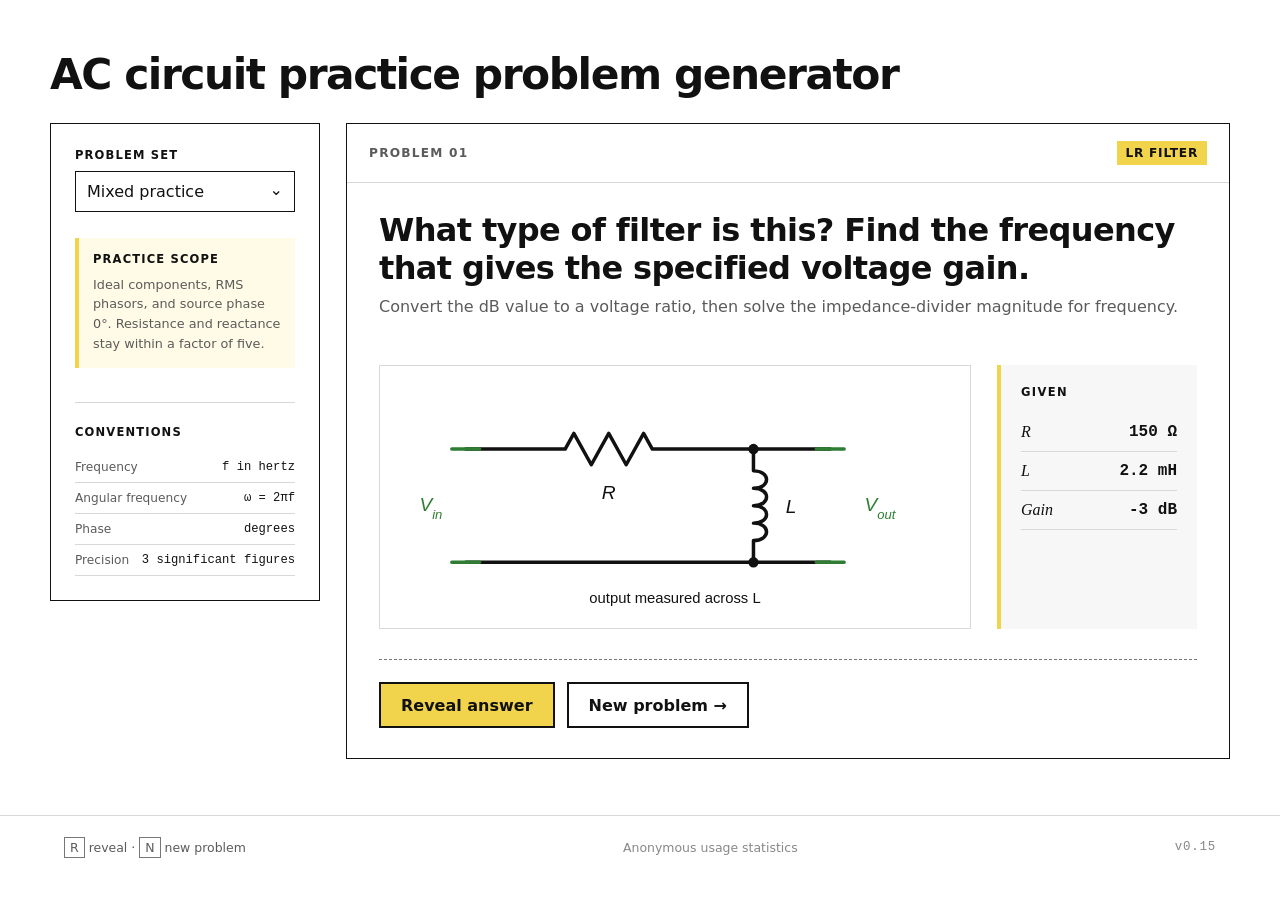
<file: ac-circuit-practice-v0.15.html>
<!doctype html>
<html lang="en">
<head>
  <meta charset="utf-8">
  <meta name="viewport" content="width=device-width, initial-scale=1">
  <meta name="description" content="Randomized, verified AC impedance practice problems for introductory electronics students.">
  <link rel="canonical" href="https://wgannett.github.io/ac-practice-problems/">
  <title>AC Circuit Practice Problem Generator</title>
  <style>
:root {
  --ink: #111111;
  --ink-soft: #5b5b5b;
  --paper: #ffffff;
  --paper-deep: #eeeeee;
  --panel: #ffffff;
  --line: #d8d8d8;
  --line-dark: #777777;
  --accent: #f1d44b;
  --green: #2f7d32;
  --success: #2f7d32;
  --shadow: none;
  font-family: Inter, ui-sans-serif, system-ui, -apple-system, BlinkMacSystemFont, "Segoe UI", sans-serif;
  color: var(--ink);
  background: var(--paper);
  font-synthesis: none;
}

* { box-sizing: border-box; }

body {
  margin: 0;
  min-width: 320px;
  background-color: var(--paper);
}

button, select { font: inherit; }
button { color: inherit; }
sub { font-size: .7em; line-height: 0; vertical-align: -.25em; }

main { width: min(1180px, calc(100% - 40px)); margin: 0 auto; }

.intro { padding: clamp(28px, 5vw, 52px) 0 24px; }
.eyebrow { margin: 0 0 14px; color: var(--green); font-size: .76rem; font-weight: 800; letter-spacing: .14em; text-transform: uppercase; }
h1, h2, h3, p { margin-top: 0; }
h1, .template-index h2 { font-family: inherit; }
h1 { margin: 0; font-size: clamp(1.7rem, 4vw, 2.65rem); line-height: 1.1; letter-spacing: -.035em; font-weight: 650; }
.lede { max-width: 680px; margin-bottom: 0; color: var(--ink-soft); font-size: clamp(1rem, 2vw, 1.2rem); line-height: 1.65; }

.workspace { display: grid; grid-template-columns: 270px 1fr; gap: 26px; align-items: start; }
.controls { padding: 24px; background: #ffffff; color: var(--ink); border: 1px solid var(--ink); box-shadow: var(--shadow); }
.control-group + .control-group { margin-top: 26px; }
.control-group label, .control-label { display: block; margin-bottom: 9px; color: var(--ink); font-size: .72rem; font-weight: 800; letter-spacing: .1em; text-transform: uppercase; }
.select-wrap { position: relative; }
.select-wrap::after { content: "⌄"; position: absolute; right: 12px; top: 9px; pointer-events: none; color: var(--ink); }
select { width: 100%; appearance: none; padding: 10px 34px 10px 11px; border: 1px solid var(--ink); border-radius: 0; color: var(--ink); background: #ffffff; cursor: pointer; }
.focus-note { padding: 14px; border-left: 4px solid var(--accent); background: #fffbe6; }
.focus-note p { margin: 0; color: var(--ink-soft); font-size: .8rem; line-height: 1.55; }
.conventions { margin-top: 34px; padding-top: 22px; border-top: 1px solid var(--line); }
.conventions h2 { margin-bottom: 13px; color: var(--ink); font-size: .72rem; letter-spacing: .1em; text-transform: uppercase; }
.conventions dl { margin: 0; }
.conventions dl div { padding: 8px 0; display: flex; justify-content: space-between; gap: 12px; border-bottom: 1px solid var(--line); font-size: .76rem; }
.conventions dt { color: var(--ink-soft); }
.conventions dd { margin: 0; text-align: right; font-family: "Courier New", monospace; }

.problem-card { background: var(--panel); border: 1px solid var(--ink); box-shadow: var(--shadow); }
.problem-topline { padding: 17px 22px; display: flex; align-items: center; justify-content: space-between; border-bottom: 1px solid var(--line); color: var(--ink-soft); font-size: .76rem; font-weight: 800; letter-spacing: .1em; text-transform: uppercase; }
.topic-tag { padding: 5px 9px; background: var(--accent); color: var(--ink); letter-spacing: .06em; }
.prompt-block { padding: 28px 32px 12px; }
.prompt-block h2 { margin-bottom: 8px; font-family: inherit; font-size: clamp(1.5rem, 3vw, 2rem); font-weight: 650; letter-spacing: -.02em; }
.prompt-block p { color: var(--ink-soft); line-height: 1.5; }
.math-expression { white-space: nowrap; font-family: Georgia, "Times New Roman", serif; font-weight: 500; }
.math-fraction { display: inline-grid; grid-template-rows: auto auto; vertical-align: middle; margin: 0 .2em; font-family: Georgia, "Times New Roman", serif; font-weight: 500; text-align: center; line-height: 1.15; }
.math-fraction > span:first-child { padding: 0 .22em .1em; border-bottom: 1.5px solid currentColor; }
.math-fraction > span:last-child { padding: .1em .22em 0; }
.problem-body { min-height: 265px; padding: 18px 32px 30px; display: grid; grid-template-columns: minmax(0, 1fr) 200px; gap: 26px; align-items: center; }
.problem-body.no-circuit { min-height: 0; grid-template-columns: 1fr; padding-top: 8px; }
.circuit { min-height: 220px; display: grid; place-items: center; border: 1px solid var(--line); background-color: #ffffff; overflow: hidden; }
.circuit img { display: block; width: min(100%, 560px); height: auto; aspect-ratio: 640 / 300; object-fit: contain; }
.given-panel { align-self: stretch; padding: 20px; border-left: 4px solid var(--accent); background: #f7f7f7; }
.given-panel h3 { margin-bottom: 14px; color: var(--ink); font-size: .72rem; letter-spacing: .12em; text-transform: uppercase; }
.given-panel dl { margin: 0; }
.given-panel dl div { display: flex; justify-content: space-between; gap: 14px; padding: 10px 0; border-bottom: 1px solid var(--line); }
.given-panel dt { font-family: Georgia, serif; font-style: italic; }
.given-panel dd { margin: 0; font-family: "Courier New", monospace; font-weight: 700; text-align: right; }

.answer-area { margin: 0 32px; border-top: 1px dashed var(--line-dark); }
.answer-panel { padding: 20px 0 8px; }
.answer-heading { display: flex; align-items: center; justify-content: space-between; color: var(--success); font-size: .74rem; font-weight: 800; letter-spacing: .12em; text-transform: uppercase; }
.checkmark { width: 25px; height: 25px; border-radius: 50%; display: grid; place-items: center; background: var(--success); color: white; }
.final-answer { padding: 14px 0 16px; font-family: "Courier New", monospace; font-size: clamp(1.15rem, 2.5vw, 1.55rem); font-weight: 700; line-height: 1.55; }
.final-answer div + div { margin-top: 3px; }
details { padding: 10px 0; border-top: 1px solid var(--paper-deep); }
summary { color: var(--green); font-weight: 700; cursor: pointer; }
.solution-steps { padding: 13px 0 2px; color: var(--ink-soft); font-family: "Courier New", monospace; font-size: .9rem; line-height: 1.75; }
.solution-steps p { margin-bottom: 6px; }

.actions { padding: 22px 32px 30px; display: flex; gap: 12px; }
.button { min-height: 46px; padding: 0 20px; border: 2px solid var(--ink); font-weight: 800; cursor: pointer; transition: transform .15s ease, box-shadow .15s ease; }
.button:hover { transform: translateY(-2px); box-shadow: 4px 4px 0 var(--line); }
.button:focus-visible, select:focus-visible, summary:focus-visible { outline: 3px solid rgba(47, 125, 50, .35); outline-offset: 3px; }
.button-primary { background: var(--accent); border-color: var(--ink); color: var(--ink); }
.button-secondary { background: transparent; }

.template-index { margin: 72px 0 80px; padding: 38px 0; display: grid; grid-template-columns: 1fr 1.4fr; gap: 50px; border-top: 2px solid var(--ink); border-bottom: 1px solid var(--line); }
.template-index h2 { margin: 0; font-size: clamp(1.8rem, 4vw, 3rem); font-weight: 600; letter-spacing: -.03em; }
.template-index ol { margin: 0; padding: 0; list-style: none; columns: 2; column-gap: 28px; }
.template-index li { padding: 12px 0; break-inside: avoid; border-bottom: 1px solid var(--line); font-weight: 650; }
.template-index li span { margin-right: 12px; color: var(--green); font-family: "Courier New", monospace; font-size: .8rem; }

footer { margin-top: 56px; padding: 24px clamp(20px, 5vw, 72px); display: flex; justify-content: space-between; gap: 20px; border-top: 1px solid var(--line); color: var(--ink-soft); font-size: .78rem; }
footer p { margin: 0; }
.analytics-note { opacity: .72; text-align: center; }
.version-label { opacity: .72; font-family: "Courier New", monospace; letter-spacing: .06em; }
kbd { padding: 2px 5px; border: 1px solid var(--line-dark); background: var(--panel); font-family: inherit; }

@media (max-width: 800px) {
  .workspace { grid-template-columns: 1fr; }
  .controls { display: grid; grid-template-columns: 1fr 1fr; gap: 20px; }
  .control-group + .control-group { margin-top: 0; }
  .conventions { display: none; }
  .problem-body { grid-template-columns: 1fr; }
  .given-panel { display: grid; grid-template-columns: 80px 1fr; align-items: start; }
  .given-panel dl { display: grid; grid-template-columns: repeat(2, 1fr); gap: 0 20px; }
  .template-index { grid-template-columns: 1fr; gap: 24px; }
}

@media (max-width: 540px) {
  main { width: min(100% - 24px, 1180px); }
  .intro { padding-top: 28px; }
  .controls { grid-template-columns: 1fr; padding: 20px; }
  .prompt-block, .problem-body { padding-left: 20px; padding-right: 20px; }
  .problem-body { padding-top: 8px; }
  .answer-area { margin: 0 20px; }
  .actions { padding: 20px; flex-direction: column; }
  .button { width: 100%; }
  .given-panel { display: block; }
  .template-index ol { columns: 1; }
  footer { flex-direction: column; }
}

@media (prefers-reduced-motion: reduce) {
  * { scroll-behavior: auto !important; transition: none !important; }
}

  </style>
</head>
<body>
  <main>
    <section class="intro" aria-labelledby="page-title">
      <h1 id="page-title">AC circuit practice problem generator</h1>
    </section>

    <section class="workspace" aria-label="Practice problem generator">
      <aside class="controls">
        <div class="control-group">
          <label for="problem-set">Problem set</label>
          <div class="select-wrap">
            <select id="problem-set">
              <option value="mixed">Mixed practice</option>
              <option value="impedance">Equivalent impedance</option>
              <option value="advanced">Multi-component impedance</option>
              <option value="phasors">Currents &amp; voltages</option>
              <option value="unknown">Unknown values</option>
              <option value="power">Resistor power</option>
              <option value="filters">Filters</option>
              <option value="resonance">RLC resonance</option>
              <option value="waveforms">Phasors &amp; waveforms</option>
            </select>
          </div>
        </div>

        <div class="control-group focus-note">
          <span class="control-label">Practice scope</span>
          <p>Ideal components, RMS phasors, and source phase 0°. Resistance and reactance stay within a factor of five.</p>
        </div>

        <div class="conventions">
          <h2>Conventions</h2>
          <dl>
            <div><dt>Frequency</dt><dd>f in hertz</dd></div>
            <div><dt>Angular frequency</dt><dd>ω = 2πf</dd></div>
            <div><dt>Phase</dt><dd>degrees</dd></div>
            <div><dt>Precision</dt><dd>3 significant figures</dd></div>
          </dl>
        </div>
      </aside>

      <article class="problem-card" aria-live="polite">
        <div class="problem-topline">
          <span id="problem-number">Problem 01</span>
          <span id="problem-tag" class="topic-tag">Equivalent impedance</span>
        </div>

        <div class="prompt-block">
          <h2 id="problem-prompt">Find the equivalent impedance seen by the source.</h2>
          <p id="problem-detail">Express the result in rectangular and polar form.</p>
        </div>

        <div class="problem-body">
          <div id="circuit" class="circuit" aria-label="Circuit diagram"></div>
          <div class="given-panel">
            <h3>Given</h3>
            <dl id="given-values"></dl>
          </div>
        </div>

        <div class="answer-area">
          <div id="answer-panel" class="answer-panel" hidden>
            <div class="answer-heading">
              <span>Answer</span>
              <span class="checkmark" aria-hidden="true">✓</span>
            </div>
            <div id="final-answer" class="final-answer"></div>
            <details>
              <summary>Show calculation</summary>
              <div id="solution-steps" class="solution-steps"></div>
            </details>
          </div>
        </div>

        <div class="actions">
          <button id="reveal-button" class="button button-primary" type="button">Reveal answer</button>
          <button id="new-button" class="button button-secondary" type="button">New problem <span aria-hidden="true">→</span></button>
        </div>
      </article>
    </section>

  </main>

  <footer>
    <p><kbd>R</kbd> reveal · <kbd>N</kbd> new problem</p>
    <p class="analytics-note">Anonymous usage statistics</p>
    <p class="version-label">v0.15</p>
  </footer>

  <script>
window.CIRCUIT_ASSETS = {"series-rc":"[data-uri]","series-rc-vc":"[data-uri]","series-rl":"[data-uri]","series-rlc":"[data-uri]","series-rlc-voltages":"[data-uri]","parallel-rc":"[data-uri]","parallel-rl":"[data-uri]","loaded-rc-divider":"[data-uri]","loaded-rl-divider":"[data-uri]","series-r-lc":"[data-uri]","series-r-ll":"[data-uri]","series-r-cc":"[data-uri]","parallel-r-lc":"[data-uri]","parallel-r-ll":"[data-uri]","parallel-r-cc":"[data-uri]","series-r-parallel-lc":"[data-uri]","series-r-parallel-ll":"[data-uri]","series-r-parallel-cc":"[data-uri]","parallel-r-series-lc":"[data-uri]","parallel-r-series-ll":"[data-uri]","parallel-r-series-cc":"[data-uri]","series-r-parallel-rc":"[data-uri]","rc-lowpass":"[data-uri]","rc-highpass":"[data-uri]","lr-output-r":"[data-uri]","lr-output-l":"[data-uri]","rlc-output-r":"[data-uri]","rlc-output-lc":"[data-uri]"};
"use strict";

const TWO_PI = 2 * Math.PI;
const values = {
  frequency: [100, 200, 500, 1000, 2000, 5000, 10000],
  voltage: [1, 2, 5, 10, 12],
  resistance: [100, 150, 220, 330, 470, 680, 1000, 1500, 2200, 3300, 4700, 6800, 10000],
  capacitance: [10e-9, 22e-9, 47e-9, 100e-9, 220e-9, 470e-9, 1e-6, 2.2e-6, 4.7e-6, 10e-6],
  inductance: [1e-3, 2.2e-3, 4.7e-3, 10e-3, 22e-3, 47e-3, 100e-3, 220e-3, 470e-3, 1]
};

const circuitNames = [
  "series-rc", "series-rc-vc", "series-rl", "series-rlc", "series-rlc-voltages", "parallel-rc", "parallel-rl",
  "loaded-rc-divider", "loaded-rl-divider",
  "series-r-lc", "series-r-ll", "series-r-cc",
  "parallel-r-lc", "parallel-r-ll", "parallel-r-cc",
  "series-r-parallel-lc", "series-r-parallel-ll", "series-r-parallel-cc",
  "parallel-r-series-lc", "parallel-r-series-ll", "parallel-r-series-cc",
  "series-r-parallel-rc", "rc-lowpass", "rc-highpass", "lr-output-r", "lr-output-l", "rlc-output-r", "rlc-output-lc"
];
const embeddedAssets = typeof window !== "undefined" ? window.CIRCUIT_ASSETS : null;
const CIRCUIT_ASSETS = embeddedAssets || Object.fromEntries(circuitNames.map((name) => [name, `assets/${name}.svg`]));

const state = { count: 0, set: "mixed", problem: null, lastType: null };
const $ = (selector) => document.querySelector(selector);
const pick = (array) => array[Math.floor(Math.random() * array.length)];
const BALANCE_MIN = .2;
const BALANCE_MAX = 5;
const TARGET_ANGLES = [15, 20, 25, 30, 35, 40, 45, 50, 55, 60, 65, 70, 75];
const PHASOR_ANGLES = [-75, -65, -55, -45, -35, -25, -15, 15, 25, 35, 45, 55, 65, 75];
const PHASOR_MAGNITUDES = [5, 10, 12, 15, 20, 25, 30, 40, 50];
const RECTANGULAR_COMPONENTS = [-40, -30, -25, -20, -15, -12, -10, -5, 5, 10, 12, 15, 20, 25, 30, 40];
const COMPLEX_INPUT_FORMS = [["rectangular", "rectangular"], ["polar", "rectangular"], ["rectangular", "polar"]];
const ANALYTICS = Object.freeze({
  hostname: "wgannett.github.io",
  pathPrefix: "/ac-practice-problems/",
  endpoint: "https://wgannett.goatcounter.com/count"
});
const S = Object.freeze({
  ZC: "Z<sub>C</sub>", ZC1: "Z<sub>C1</sub>", ZC2: "Z<sub>C2</sub>",
  ZL: "Z<sub>L</sub>", ZL1: "Z<sub>L1</sub>", ZL2: "Z<sub>L2</sub>",
  Za: "Z<sub>a</sub>", Zp: "Z<sub>p</sub>", Zb: "Z<sub>b</sub>",
  VC: "V<sub>C</sub>", VL: "V<sub>L</sub>", Vs: "V<sub>s</sub>", Vin: "V<sub>in</sub>", Vout: "V<sub>out</sub>", Vp: "V<sub>p</sub>", VR: "V<sub>R</sub>",
  Is: "I<sub>s</sub>", IR: "I<sub>R</sub>", IC: "I<sub>C</sub>",
  R1: "R<sub>1</sub>", R2: "R<sub>2</sub>", Rp: "R<sub>p</sub>",
  L1: "L<sub>1</sub>", L2: "L<sub>2</sub>", C1: "C<sub>1</sub>", C2: "C<sub>2</sub>",
  PR: "P<sub>R</sub>", PR1: "P<sub>R1</sub>", PR2: "P<sub>R2</sub>",
  fc: "f<sub>c</sub>", f0: "f<sub>0</sub>"
});

function pickDifferent(array, previous) {
  const choices = array.filter((item) => item !== previous);
  return pick(choices.length ? choices : array);
}

function isBalanced(ratio) { return ratio >= BALANCE_MIN && ratio <= BALANCE_MAX; }

function balancedRC() {
  const candidates = [];
  for (const f of values.frequency) {
    for (const R of values.resistance) {
      for (const C of values.capacitance) {
        const Xc = 1 / (TWO_PI * f * C);
        if (isBalanced(Xc / R)) candidates.push({ f, R, C, Xc });
      }
    }
  }
  return pick(candidates);
}

function balancedRL() {
  const candidates = [];
  for (const f of values.frequency) {
    for (const R of values.resistance) {
      for (const L of values.inductance) {
        const Xl = TWO_PI * f * L;
        if (isBalanced(Xl / R)) candidates.push({ f, R, L, Xl });
      }
    }
  }
  return pick(candidates);
}

function balancedRLC() {
  const candidates = [];
  for (const f of values.frequency) {
    for (const R of values.resistance) {
      for (const L of values.inductance) {
        const Xl = TWO_PI * f * L;
        for (const C of values.capacitance) {
          const Xc = 1 / (TWO_PI * f * C);
          if (isBalanced(Math.abs(Xl - Xc) / R)) candidates.push({ f, R, L, C, Xl, Xc });
        }
      }
    }
  }
  return pick(candidates);
}

function balancedSeriesRLCVoltages() {
  const candidates = [];
  for (const f of values.frequency) {
    for (const R of values.resistance) {
      for (const L of values.inductance) {
        const Xl = TWO_PI * f * L;
        if (!isBalanced(Xl / R)) continue;
        for (const C of values.capacitance) {
          const Xc = 1 / (TWO_PI * f * C);
          if (isBalanced(Xc / R) && isBalanced(Math.abs(Xl - Xc) / R)) candidates.push({ f, R, L, C, Xl, Xc });
        }
      }
    }
  }
  return pick(candidates);
}

function balancedResonantRLC() {
  const candidates = [];
  for (const R of values.resistance) {
    for (const L of values.inductance) {
      for (const C of values.capacitance) {
        const X0 = Math.sqrt(L / C);
        if (isBalanced(X0 / R)) candidates.push({ R, L, C, X0, f0: 1 / (TWO_PI * Math.sqrt(L * C)) });
      }
    }
  }
  return pick(candidates);
}

function sig(value, digits = 3) {
  if (Math.abs(value) < 1e-12) return "0";
  return Number(value.toPrecision(digits)).toString();
}

function engineering(value, unit) {
  const abs = Math.abs(value);
  if (abs < 1e-12) return `0 ${unit}`;
  const scales = [
    { n: 1e6, p: "M" }, { n: 1e3, p: "k" }, { n: 1, p: "" },
    { n: 1e-3, p: "m" }, { n: 1e-6, p: "µ" }, { n: 1e-9, p: "n" }
  ];
  const scale = scales.find((item) => abs >= item.n * .999) || scales.at(-1);
  return `${sig(value / scale.n)} ${scale.p}${unit}`;
}

function degrees(radians) { return radians * 180 / Math.PI; }

function polar(complex) {
  return { magnitude: Math.hypot(complex.re, complex.im), angle: degrees(Math.atan2(complex.im, complex.re)) };
}

function add(a, b) { return { re: a.re + b.re, im: a.im + b.im }; }

function divide(a, b) {
  const denominator = b.re * b.re + b.im * b.im;
  return { re: (a.re * b.re + a.im * b.im) / denominator, im: (a.im * b.re - a.re * b.im) / denominator };
}

function multiply(a, b) {
  return { re: a.re * b.re - a.im * b.im, im: a.re * b.im + a.im * b.re };
}

function parallelZ(a, b) { return divide(multiply(a, b), add(a, b)); }

function balancedComplex(factory) {
  for (let attempt = 0; attempt < 2000; attempt += 1) {
    const candidate = factory();
    const angle = Math.abs(polar(candidate.z).angle);
    if (candidate.valid !== false && [candidate.z.re, candidate.z.im, angle].every(Number.isFinite) && angle >= 10 && angle <= 80) return candidate;
  }
  throw new Error("Could not generate a balanced multi-component circuit.");
}

function validCandidate(factory, message) {
  for (let attempt = 0; attempt < 5000; attempt += 1) {
    const candidate = factory();
    if (candidate) return candidate;
  }
  throw new Error(message);
}

function complexLines(symbol, complex, unit) {
  const p = polar(complex);
  const sign = complex.im < 0 ? "−" : "+";
  return `<div>${symbol} = ${engineering(complex.re, unit)} ${sign} j${engineering(Math.abs(complex.im), unit)}</div>
    <div>${symbol} = ${engineering(p.magnitude, unit)} ∠ ${sig(p.angle)}°</div>`;
}

function rectangular(complex, unit) {
  const sign = complex.im < 0 ? "−" : "+";
  return `${engineering(complex.re, unit)} ${sign} j${engineering(Math.abs(complex.im), unit)}`;
}

function polarLine(symbol, complex, unit) {
  const p = polar(complex);
  return `<div>${symbol} = ${engineering(p.magnitude, unit)} ∠ ${sig(p.angle)}°</div>`;
}

function fromPolar(magnitude, angle) {
  const radians = angle * Math.PI / 180;
  return { re: magnitude * Math.cos(radians), im: magnitude * Math.sin(radians) };
}

function phasorText(magnitude, angle, unit = "") {
  return `${sig(magnitude)} ∠ ${sig(angle)}°${unit ? ` ${unit}` : ""}`;
}

function signedAngle(angle) {
  return angle < 0 ? `− ${sig(Math.abs(angle))}°` : `+ ${sig(angle)}°`;
}

function complexText(complex) {
  const sign = complex.im < 0 ? "−" : "+";
  return `${sig(complex.re)} ${sign} j${sig(Math.abs(complex.im))}`;
}

function randomRectangularComplex() {
  return { re: pick(RECTANGULAR_COMPONENTS), im: pick(RECTANGULAR_COMPONENTS) };
}

function complexInputText(value, form) {
  const p = polar(value);
  return form === "polar" ? phasorText(p.magnitude, p.angle) : complexText(value);
}

function conversionSteps(a, b, forms) {
  const steps = [];
  if (forms[0] === "polar") steps.push(`Convert A to rectangular form: A = ${complexText(a)}.`);
  if (forms[1] === "polar") steps.push(`Convert B to rectangular form: B = ${complexText(b)}.`);
  return steps;
}

function decibels(ratioMagnitude) { return 20 * Math.log10(ratioMagnitude); }

function rcFilterRatio(R, C, f, outputAcrossC) {
  const zc = { re: 0, im: -1 / (TWO_PI * f * C) };
  return divide(outputAcrossC ? zc : { re: R, im: 0 }, add({ re: R, im: 0 }, zc));
}

function lrFilterRatio(R, L, f, outputAcrossR) {
  const zl = { re: 0, im: TWO_PI * f * L };
  return divide(outputAcrossR ? { re: R, im: 0 } : zl, add({ re: R, im: 0 }, zl));
}

function circuitImage(name, alt) {
  return `<img src="${CIRCUIT_ASSETS[name]}" alt="${alt}" width="640" height="300">`;
}

function problem(config) { return config; }

function seriesRCImpedance() {
  const { f, R, C, Xc } = balancedRC(), z = { re: R, im: -Xc }, p = polar(z);
  return problem({ type: "seriesRCImpedance", group: "impedance", tag: "Equivalent impedance", image: "series-rc", imageAlt: "Series resistor-capacitor circuit",
    prompt: "Find the equivalent impedance seen by the source.", detail: "Express Z in rectangular and polar form.",
    given: [["f", engineering(f, "Hz")], ["R", engineering(R, "Ω")], ["C", engineering(C, "F")]], answer: complexLines("Z", z, "Ω"),
    steps: [`${S.ZC} = 1/(j2πfC) = −j${engineering(Xc, "Ω")}`, `Z = R + ${S.ZC} = ${engineering(R, "Ω")} − j${engineering(Xc, "Ω")}`, `|Z| = ${engineering(p.magnitude, "Ω")},   θ = ${sig(p.angle)}°`], result: z });
}

function seriesRLImpedance() {
  const { f, R, L, Xl } = balancedRL(), z = { re: R, im: Xl }, p = polar(z);
  return problem({ type: "seriesRLImpedance", group: "impedance", tag: "Equivalent impedance", image: "series-rl", imageAlt: "Series resistor-inductor circuit",
    prompt: "Find the equivalent impedance seen by the source.", detail: "Express Z in rectangular and polar form.",
    given: [["f", engineering(f, "Hz")], ["R", engineering(R, "Ω")], ["L", engineering(L, "H")]], answer: complexLines("Z", z, "Ω"),
    steps: [`${S.ZL} = j2πfL = j${engineering(Xl, "Ω")}`, `Z = R + ${S.ZL} = ${engineering(R, "Ω")} + j${engineering(Xl, "Ω")}`, `|Z| = ${engineering(p.magnitude, "Ω")},   θ = ${sig(p.angle)}°`], result: z });
}

function seriesRLCImpedance() {
  const { f, R, L, C, Xl, Xc } = balancedRLC(), z = { re: R, im: Xl - Xc }, p = polar(z);
  const sign = z.im < 0 ? "−" : "+";
  return problem({ type: "seriesRLCImpedance", group: "impedance", tag: "Equivalent impedance", image: "series-rlc", imageAlt: "Series resistor-inductor-capacitor circuit",
    prompt: "Find the equivalent impedance seen by the source.", detail: "Decide whether the circuit is net inductive or capacitive.",
    given: [["f", engineering(f, "Hz")], ["R", engineering(R, "Ω")], ["L", engineering(L, "H")], ["C", engineering(C, "F")]], answer: complexLines("Z", z, "Ω"),
    steps: [`${S.ZL} = j${engineering(Xl, "Ω")}`, `${S.ZC} = −j${engineering(Xc, "Ω")}`, `Z = R + ${S.ZL} + ${S.ZC} = ${engineering(R, "Ω")} ${sign} j${engineering(Math.abs(z.im), "Ω")}`, `|Z| = ${engineering(p.magnitude, "Ω")},   θ = ${sig(p.angle)}°`], result: z });
}

function parallelRCImpedance() {
  const { f, R, C, Xc } = balancedRC(), zc = { re: 0, im: -Xc };
  const z = divide(multiply({ re: R, im: 0 }, zc), { re: R, im: -Xc }), p = polar(z);
  return problem({ type: "parallelRCImpedance", group: "impedance", tag: "Equivalent impedance", image: "parallel-rc", imageAlt: "Parallel resistor-capacitor circuit",
    prompt: "Find the equivalent impedance of the parallel network.", detail: `Use the parallel-impedance formula with R and ${S.ZC}.`,
    given: [["f", engineering(f, "Hz")], ["R", engineering(R, "Ω")], ["C", engineering(C, "F")]], answer: complexLines("Z", z, "Ω"),
    steps: [`${S.ZC} = 1/(j2πfC) = −j${engineering(Xc, "Ω")}`, `Z = (R ${S.ZC})/(R + ${S.ZC})`, `Z = ${engineering(z.re, "Ω")} − j${engineering(Math.abs(z.im), "Ω")}`, `|Z| = ${engineering(p.magnitude, "Ω")},   θ = ${sig(p.angle)}°`], result: z });
}

function parallelRLImpedance() {
  const { f, R, L, Xl } = balancedRL(), zl = { re: 0, im: Xl };
  const z = divide(multiply({ re: R, im: 0 }, zl), { re: R, im: Xl }), p = polar(z);
  return problem({ type: "parallelRLImpedance", group: "impedance", tag: "Equivalent impedance", image: "parallel-rl", imageAlt: "Parallel resistor-inductor circuit",
    prompt: "Find the equivalent impedance of the parallel network.", detail: `Use the parallel-impedance formula with R and ${S.ZL}.`,
    given: [["f", engineering(f, "Hz")], ["R", engineering(R, "Ω")], ["L", engineering(L, "H")]], answer: complexLines("Z", z, "Ω"),
    steps: [`${S.ZL} = j2πfL = j${engineering(Xl, "Ω")}`, `Z = (R ${S.ZL})/(R + ${S.ZL})`, `Z = ${engineering(z.re, "Ω")} + j${engineering(z.im, "Ω")}`, `|Z| = ${engineering(p.magnitude, "Ω")},   θ = ${sig(p.angle)}°`], result: z });
}

function reactivePair(f) {
  const suffix = pick(["lc", "ll", "cc"]);
  if (suffix === "lc") {
    const L = pick(values.inductance), C = pick(values.capacitance);
    const Xl = TWO_PI * f * L, Xc = 1 / (TWO_PI * f * C);
    return {
      suffix, names: "L and C", symbols: [S.ZL, S.ZC],
      impedances: [{ re: 0, im: Xl }, { re: 0, im: -Xc }],
      given: [["L", engineering(L, "H")], ["C", engineering(C, "F")]],
      steps: [`${S.ZL} = j${engineering(Xl, "Ω")}`, `${S.ZC} = −j${engineering(Xc, "Ω")}`]
    };
  }
  if (suffix === "ll") {
    const L1 = pick(values.inductance), L2 = pick(values.inductance);
    const Xl1 = TWO_PI * f * L1, Xl2 = TWO_PI * f * L2;
    return {
      suffix, names: "L₁ and L₂", symbols: [S.ZL1, S.ZL2],
      impedances: [{ re: 0, im: Xl1 }, { re: 0, im: Xl2 }],
      given: [[S.L1, engineering(L1, "H")], [S.L2, engineering(L2, "H")]],
      steps: [`${S.ZL1} = j${engineering(Xl1, "Ω")}`, `${S.ZL2} = j${engineering(Xl2, "Ω")}`]
    };
  }
  const C1 = pick(values.capacitance), C2 = pick(values.capacitance);
  const Xc1 = 1 / (TWO_PI * f * C1), Xc2 = 1 / (TWO_PI * f * C2);
  return {
    suffix, names: "C₁ and C₂", symbols: [S.ZC1, S.ZC2],
    impedances: [{ re: 0, im: -Xc1 }, { re: 0, im: -Xc2 }],
    given: [[S.C1, engineering(C1, "F")], [S.C2, engineering(C2, "F")]],
    steps: [`${S.ZC1} = −j${engineering(Xc1, "Ω")}`, `${S.ZC2} = −j${engineering(Xc2, "Ω")}`]
  };
}

function multiComponentImpedance(topology, type) {
  const selected = balancedComplex(() => {
    const f = pick(values.frequency), R = pick(values.resistance), pair = reactivePair(f);
    const [z1, z2] = pair.impedances, resistor = { re: R, im: 0 };
    let branch = null, first = null, z;
    if (topology === "series") z = add(resistor, add(z1, z2));
    if (topology === "parallel") {
      first = parallelZ(resistor, z1);
      z = parallelZ(first, z2);
    }
    if (topology === "series-parallel") {
      branch = parallelZ(z1, z2);
      z = add(resistor, branch);
    }
    if (topology === "parallel-series") {
      branch = add(z1, z2);
      z = parallelZ(resistor, branch);
    }
    const reactancesStayClose = pair.impedances.every((component) => isBalanced(Math.abs(component.im) / R));
    return { f, R, pair, branch, first, z, valid: reactancesStayClose };
  });

  const { f, R, pair, branch, first, z } = selected;
  const [z1Symbol, z2Symbol] = pair.symbols, p = polar(z);
  let image, imageAlt, detail, combinationSteps;
  if (topology === "series") {
    image = `series-r-${pair.suffix}`;
    imageAlt = `One resistor, ${pair.names}, all connected in series`;
    detail = "Combine all three series impedances, then convert the result to polar form.";
    combinationSteps = [`Z = R + ${z1Symbol} + ${z2Symbol}`, `Z = ${rectangular(z, "Ω")}`];
  } else if (topology === "parallel") {
    image = `parallel-r-${pair.suffix}`;
    imageAlt = `One resistor, ${pair.names}, all connected in parallel`;
    detail = "Combine the three branches two at a time using the parallel-impedance formula.";
    combinationSteps = [
      `${S.Za} = (R${z1Symbol})/(R + ${z1Symbol}) = ${rectangular(first, "Ω")}`,
      `Z = (${S.Za}${z2Symbol})/(${S.Za} + ${z2Symbol}) = ${rectangular(z, "Ω")}`
    ];
  } else if (topology === "series-parallel") {
    image = `series-r-parallel-${pair.suffix}`;
    imageAlt = `One resistor in series with ${pair.names} connected in parallel`;
    detail = "Combine the two reactive branches in parallel, then add the resistor in series.";
    combinationSteps = [
      `${S.Zp} = (${z1Symbol}${z2Symbol})/(${z1Symbol} + ${z2Symbol}) = ${rectangular(branch, "Ω")}`,
      `Z = R + ${S.Zp} = ${rectangular(z, "Ω")}`
    ];
  } else {
    image = `parallel-r-series-${pair.suffix}`;
    imageAlt = `One resistor in parallel with a series branch containing ${pair.names}`;
    detail = "Combine the two reactive impedances in series, then combine that branch with the resistor in parallel.";
    combinationSteps = [
      `${S.Zb} = ${z1Symbol} + ${z2Symbol} = ${rectangular(branch, "Ω")}`,
      `Z = (R${S.Zb})/(R + ${S.Zb}) = ${rectangular(z, "Ω")}`
    ];
  }

  return problem({
    type, group: "advanced", tag: "Multi-component impedance", image, imageAlt,
    prompt: "Find the equivalent impedance seen by the source.", detail,
    given: [["f", engineering(f, "Hz")], ["R", engineering(R, "Ω")], ...pair.given],
    answer: complexLines("Z", z, "Ω"),
    steps: [...pair.steps, ...combinationSteps, `|Z| = ${engineering(p.magnitude, "Ω")},   θ = ${sig(p.angle)}°`],
    result: z, reactivePair: pair.suffix, resistorCount: 1,
    reactanceRatios: pair.impedances.map((component) => Math.abs(component.im) / R)
  });
}

function seriesThreeImpedance() { return multiComponentImpedance("series", "seriesThreeImpedance"); }
function parallelThreeImpedance() { return multiComponentImpedance("parallel", "parallelThreeImpedance"); }
function seriesParallelImpedance() { return multiComponentImpedance("series-parallel", "seriesParallelImpedance"); }
function parallelSeriesImpedance() { return multiComponentImpedance("parallel-series", "parallelSeriesImpedance"); }

function seriesCurrent() {
  const useRC = Math.random() < .5;
  const Vs = pick(values.voltage);
  let f, R, z, reactiveGiven, reactanceStep, image, imageAlt;
  if (useRC) {
    const selected = balancedRC(), C = selected.C, Xc = selected.Xc;
    f = selected.f; R = selected.R;
    z = { re: R, im: -Xc }; reactiveGiven = ["C", engineering(C, "F")]; reactanceStep = `${S.ZC} = −j${engineering(Xc, "Ω")}`; image = "series-rc"; imageAlt = "Series RC circuit with source current";
  } else {
    const selected = balancedRL(), L = selected.L, Xl = selected.Xl;
    f = selected.f; R = selected.R;
    z = { re: R, im: Xl }; reactiveGiven = ["L", engineering(L, "H")]; reactanceStep = `${S.ZL} = j${engineering(Xl, "Ω")}`; image = "series-rl"; imageAlt = "Series RL circuit with source current";
  }
  const current = divide({ re: Vs, im: 0 }, z), pz = polar(z), pi = polar(current);
  return problem({ type: "seriesCurrent", group: "phasors", tag: "Current phasor", image, imageAlt,
    prompt: "Find the source current phasor I.", detail: "The source voltage is the 0° phase reference. Use RMS values.",
    given: [["f", engineering(f, "Hz")], [S.Vs, `${engineering(Vs, "V")} ∠ 0°`], ["R", engineering(R, "Ω")], reactiveGiven], answer: complexLines("I", current, "A"),
    steps: [reactanceStep, `Z = ${engineering(pz.magnitude, "Ω")} ∠ ${sig(pz.angle)}°`, `I = ${S.Vs}/Z`, `|I| = ${engineering(pi.magnitude, "A")},   ∠I = 0° − (${sig(pz.angle)}°) = ${sig(pi.angle)}°`], result: current });
}

function capacitorVoltage() {
  const { f, R, C, Xc } = balancedRC(), Vs = pick(values.voltage), z = { re: R, im: -Xc }, zc = { re: 0, im: -Xc };
  const current = divide({ re: Vs, im: 0 }, z), vc = multiply(current, zc), pi = polar(current), pvc = polar(vc);
  return problem({ type: "capacitorVoltage", group: "phasors", tag: "Voltage phasor", image: "series-rc-vc", imageAlt: "Series RC circuit with capacitor voltage marked",
    prompt: `Find the capacitor voltage phasor ${S.VC}.`, detail: "Use the marked polarity and take the source as the 0° reference.",
    given: [["f", engineering(f, "Hz")], [S.Vs, `${engineering(Vs, "V")} ∠ 0°`], ["R", engineering(R, "Ω")], ["C", engineering(C, "F")]], answer: complexLines(S.VC, vc, "V"),
    steps: [`${S.ZC} = −j${engineering(Xc, "Ω")}`, `I = ${S.Vs}/(R + ${S.ZC}) = ${engineering(pi.magnitude, "A")} ∠ ${sig(pi.angle)}°`, `${S.VC} = I ${S.ZC}`, `|${S.VC}| = ${engineering(pvc.magnitude, "V")},   ∠${S.VC} = ${sig(pvc.angle)}°`], result: vc });
}

function seriesComponentVoltages() {
  const { f, R, L, C, Xl, Xc } = balancedSeriesRLCVoltages(), Vs = pick(values.voltage);
  const z = { re: R, im: Xl - Xc }, pz = polar(z);
  const current = divide({ re: Vs, im: 0 }, z);
  const vr = multiply(current, { re: R, im: 0 });
  const vl = multiply(current, { re: 0, im: Xl });
  const vc = multiply(current, { re: 0, im: -Xc });
  const voltageSum = add(add(vr, vl), vc);
  return problem({
    type: "seriesComponentVoltages", group: "phasors", tag: "Component voltage phasors",
    image: "series-rlc-voltages", imageAlt: "Series RLC circuit with the voltage polarity marked across each component",
    prompt: `Find I, ${S.VR}, ${S.VL}, and ${S.VC}.`,
    detail: "Use the marked polarities, RMS phasors, and the source voltage as the 0° reference.",
    given: [["f", engineering(f, "Hz")], [S.Vs, `${engineering(Vs, "V")} ∠ 0°`], ["R", engineering(R, "Ω")], ["L", engineering(L, "H")], ["C", engineering(C, "F")]],
    answer: `${polarLine("I", current, "A")}${polarLine(S.VR, vr, "V")}${polarLine(S.VL, vl, "V")}${polarLine(S.VC, vc, "V")}`,
    steps: [
      `${S.ZL} = j${engineering(Xl, "Ω")},   ${S.ZC} = −j${engineering(Xc, "Ω")}`,
      `Z = R + ${S.ZL} + ${S.ZC} = ${rectangular(z, "Ω")} = ${engineering(pz.magnitude, "Ω")} ∠ ${sig(pz.angle)}°`,
      `I = ${S.Vs}/Z = ${engineering(polar(current).magnitude, "A")} ∠ ${sig(polar(current).angle)}°`,
      `${S.VR} = IR = ${engineering(polar(vr).magnitude, "V")} ∠ ${sig(polar(vr).angle)}°`,
      `${S.VL} = I${S.ZL} = ${engineering(polar(vl).magnitude, "V")} ∠ ${sig(polar(vl).angle)}°`,
      `${S.VC} = I${S.ZC} = ${engineering(polar(vc).magnitude, "V")} ∠ ${sig(polar(vc).angle)}°`,
      `Check: ${S.VR} + ${S.VL} + ${S.VC} = ${S.Vs}`
    ],
    result: current, voltageCheck: { sum: voltageSum, source: { re: Vs, im: 0 } },
    reactanceRatios: [Xl / R, Xc / R]
  });
}

function unknownComponent() {
  const useRC = Math.random() < .5;
  const selected = validCandidate(() => {
    const f = pick(values.frequency), R = pick(values.resistance), angleMagnitude = pick(TARGET_ANGLES);
    const reactance = R * Math.tan(angleMagnitude * Math.PI / 180);
    if (useRC) {
      const component = 1 / (TWO_PI * f * reactance);
      if (component < values.capacitance[0] || component > values.capacitance.at(-1)) return null;
      return { f, R, angle: -angleMagnitude, reactance, component };
    }
    const component = reactance / (TWO_PI * f);
    if (component < values.inductance[0] || component > values.inductance.at(-1)) return null;
    return { f, R, angle: angleMagnitude, reactance, component };
  }, "Could not generate an unknown-component problem.");
  const { f, R, angle, reactance, component } = selected;
  const symbol = useRC ? "C" : "L", unit = useRC ? "F" : "H";
  const impedanceSymbol = useRC ? S.ZC : S.ZL;
  const image = useRC ? "series-rc" : "series-rl";
  const sign = useRC ? "−" : "+";
  const formulaStep = useRC
    ? `C = 1/(2πf${useRC ? "X<sub>C</sub>" : ""}) = ${engineering(component, unit)}`
    : `L = X<sub>L</sub>/(2πf) = ${engineering(component, unit)}`;
  return problem({
    type: "unknownComponent", group: "unknown", tag: "Unknown component",
    image, imageAlt: `Series ${useRC ? "RC" : "RL"} circuit with an unknown ${useRC ? "capacitor" : "inductor"}`,
    prompt: `Find the value of ${symbol} that gives the specified impedance angle.`,
    detail: `Use the angle of Z = R ${sign} jX and the series-circuit impedance relationship.`,
    given: [["f", engineering(f, "Hz")], ["R", engineering(R, "Ω")], ["∠Z", `${angle}°`]],
    answer: `<div>${symbol} = ${engineering(component, unit)}</div>`,
    steps: [
      `|∠Z| = tan⁻¹(X/R), so X = R tan(|∠Z|).`,
      `|${impedanceSymbol}| = ${engineering(reactance, "Ω")}`,
      formulaStep,
      `Check: Z = ${engineering(R, "Ω")} ${sign} j${engineering(reactance, "Ω")} has ∠Z = ${angle}°.`
    ],
    result: { re: component, im: 0 }, targetAngle: angle, circuitFamily: useRC ? "RC" : "RL",
    verificationAngle: degrees(Math.atan2(useRC ? -reactance : reactance, R))
  });
}

function unknownFrequency() {
  const useRC = Math.random() < .5;
  const selected = validCandidate(() => {
    const R = pick(values.resistance), angleMagnitude = pick(TARGET_ANGLES);
    const reactance = R * Math.tan(angleMagnitude * Math.PI / 180);
    if (useRC) {
      const C = pick(values.capacitance), f = 1 / (TWO_PI * C * reactance);
      if (f < values.frequency[0] || f > values.frequency.at(-1)) return null;
      return { R, C, f, angle: -angleMagnitude, reactance };
    }
    const L = pick(values.inductance), f = reactance / (TWO_PI * L);
    if (f < values.frequency[0] || f > values.frequency.at(-1)) return null;
    return { R, L, f, angle: angleMagnitude, reactance };
  }, "Could not generate an unknown-frequency problem.");
  const { R, C, L, f, angle, reactance } = selected;
  const image = useRC ? "series-rc" : "series-rl";
  const reactiveGiven = useRC ? ["C", engineering(C, "F")] : ["L", engineering(L, "H")];
  const frequencyStep = useRC
    ? `f = 1/(2πC${"X<sub>C</sub>"}) = ${engineering(f, "Hz")}`
    : `f = X<sub>L</sub>/(2πL) = ${engineering(f, "Hz")}`;
  return problem({
    type: "unknownFrequency", group: "unknown", tag: "Unknown frequency",
    image, imageAlt: `Series ${useRC ? "RC" : "RL"} circuit at an unknown frequency`,
    prompt: "Find the frequency that gives the specified impedance angle.",
    detail: `Use the angle of Z = R ${useRC ? "−" : "+"} jX to find the required reactance first.`,
    given: [["R", engineering(R, "Ω")], reactiveGiven, ["∠Z", `${angle}°`]],
    answer: `<div>f = ${engineering(f, "Hz")}</div>`,
    steps: [
      `|∠Z| = tan⁻¹(X/R), so X = R tan(|∠Z|).`,
      `Required reactance: ${engineering(reactance, "Ω")}.`,
      frequencyStep,
      `Check: the resulting impedance angle is ${angle}°.`
    ],
    result: { re: f, im: 0 }, targetAngle: angle, circuitFamily: useRC ? "RC" : "RL",
    verificationAngle: degrees(Math.atan2(useRC ? -reactance : reactance, R))
  });
}

function phasorAddition() {
  const selected = balancedComplex(() => {
    const magnitudeA = pick(PHASOR_MAGNITUDES), angleA = pick(PHASOR_ANGLES);
    const magnitudeB = pick(PHASOR_MAGNITUDES), angleB = pick(PHASOR_ANGLES);
    const a = fromPolar(magnitudeA, angleA), b = fromPolar(magnitudeB, angleB), z = add(a, b);
    const valid = polar(z).magnitude >= .25 * (magnitudeA + magnitudeB);
    return { magnitudeA, angleA, magnitudeB, angleB, a, b, z, valid };
  });
  const { magnitudeA, angleA, magnitudeB, angleB, a, b, z } = selected, p = polar(z);
  const expression = `${phasorText(magnitudeA, angleA)} + ${phasorText(magnitudeB, angleB)}`;
  return problem({
    type: "phasorAddition", group: "waveforms", tag: "Phasor addition",
    image: null, imageAlt: "",
    prompt: `Calculate <span class="math-expression">${expression}</span>.`,
    detail: "Express the result in rectangular and polar form.",
    given: [["A", phasorText(magnitudeA, angleA)], ["B", phasorText(magnitudeB, angleB)]],
    answer: `<div>A + B = ${complexText(z)}</div><div>A + B = ${phasorText(p.magnitude, p.angle)}</div>`,
    steps: [`A = ${complexText(a)}`, `B = ${complexText(b)}`, `A + B = (${sig(a.re)} + ${sig(b.re)}) + j(${sig(a.im)} + ${sig(b.im)})`, `A + B = ${complexText(z)} = ${phasorText(p.magnitude, p.angle)}`],
    result: z, operationCheck: { operation: "add", a, b }
  });
}

function phasorMultiplication() {
  const selected = balancedComplex(() => {
    const a = randomRectangularComplex(), b = randomRectangularComplex(), z = multiply(a, b);
    return { a, b, z };
  });
  const { a, b, z } = selected, p = polar(z), forms = pick(COMPLEX_INPUT_FORMS);
  const aText = complexInputText(a, forms[0]), bText = complexInputText(b, forms[1]);
  return problem({
    type: "phasorMultiplication", group: "waveforms", tag: "Complex multiplication",
    image: null, imageAlt: "",
    prompt: `Calculate <span class="math-expression">(${aText})(${bText})</span>.`,
    detail: "Express the result in rectangular and polar form.",
    given: [["A", aText], ["B", bText]],
    answer: `<div>A × B = ${complexText(z)}</div><div>A × B = ${phasorText(p.magnitude, p.angle)}</div>`,
    steps: [
      ...conversionSteps(a, b, forms),
      `Real part: (${sig(a.re)})(${sig(b.re)}) − (${sig(a.im)})(${sig(b.im)}) = ${sig(z.re)}`,
      `Imaginary part: (${sig(a.re)})(${sig(b.im)}) + (${sig(a.im)})(${sig(b.re)}) = ${sig(z.im)}`,
      `A × B = ${complexText(z)} = ${phasorText(p.magnitude, p.angle)}`
    ],
    result: z, operationCheck: { operation: "multiply", a, b }, inputForms: forms
  });
}

function phasorDivision() {
  const selected = balancedComplex(() => {
    const a = randomRectangularComplex(), b = randomRectangularComplex(), z = divide(a, b);
    return { a, b, z };
  });
  const { a, b, z } = selected, p = polar(z), forms = pick(COMPLEX_INPUT_FORMS);
  const numerator = complexInputText(a, forms[0]), denominator = complexInputText(b, forms[1]);
  const conjugate = { re: b.re, im: -b.im }, expandedNumerator = multiply(a, conjugate);
  const denominatorMagnitudeSquared = b.re * b.re + b.im * b.im;
  return problem({
    type: "phasorDivision", group: "waveforms", tag: "Complex division",
    image: null, imageAlt: "",
    prompt: `Calculate <span class="math-fraction"><span>${numerator}</span><span>${denominator}</span></span>.`,
    detail: "Express the result in rectangular and polar form.",
    given: [["Numerator", numerator], ["Denominator", denominator]],
    answer: `<div>Result = ${complexText(z)}</div><div>Result = ${phasorText(p.magnitude, p.angle)}</div>`,
    steps: [
      ...conversionSteps(a, b, forms),
      `Multiply the numerator and denominator by the conjugate of B: ${complexText(conjugate)}.`,
      `Numerator after multiplication: ${complexText(expandedNumerator)}`,
      `Denominator: (${sig(b.re)})² + (${sig(b.im)})² = ${sig(denominatorMagnitudeSquared)}`,
      `Result = ${complexText(z)} = ${phasorText(p.magnitude, p.angle)}`
    ],
    result: z, operationCheck: { operation: "divide", a, b }, inputForms: forms
  });
}

function waveformToPhasor() {
  const peak = pick(PHASOR_MAGNITUDES), f = pick(values.frequency), angle = pick(PHASOR_ANGLES);
  const rms = peak / Math.sqrt(2), result = fromPolar(rms, angle);
  const waveform = `${sig(peak)} cos(2π(${engineering(f, "Hz")})t ${signedAngle(angle)}) V`;
  return problem({
    type: "waveformToPhasor", group: "waveforms", tag: "Waveform to phasor",
    image: null, imageAlt: "",
    prompt: `Convert <span class="math-expression">v(t) = ${waveform}</span> to an RMS phasor.`,
    detail: "Use cosine as the reference and convert peak amplitude to RMS.",
    given: [["Peak", engineering(peak, "V")], ["f", engineering(f, "Hz")], ["Phase", `${angle}°`]],
    answer: `<div>V = ${phasorText(rms, angle, "V RMS")}</div>`,
    steps: [`V<sub>rms</sub> = V<sub>p</sub>/√2 = ${engineering(peak, "V")}/√2 = ${engineering(rms, "V")}`, `The cosine phase becomes the phasor angle: ${angle}°.`, `V = ${phasorText(rms, angle, "V RMS")}`],
    result, waveformCheck: { peak, rms, angle, direction: "to-phasor" }
  });
}

function phasorToWaveform() {
  const rms = pick(PHASOR_MAGNITUDES), f = pick(values.frequency), angle = pick(PHASOR_ANGLES);
  const peak = rms * Math.sqrt(2), result = fromPolar(rms, angle);
  const waveform = `${sig(peak)} cos(2π(${engineering(f, "Hz")})t ${signedAngle(angle)}) V`;
  return problem({
    type: "phasorToWaveform", group: "waveforms", tag: "Phasor to waveform",
    image: null, imageAlt: "",
    prompt: `Convert <span class="math-expression">V = ${phasorText(rms, angle, "V RMS")}</span> to a time-domain waveform.`,
    detail: "Use cosine form and convert the RMS magnitude to peak amplitude.",
    given: [["V", phasorText(rms, angle, "V RMS")], ["f", engineering(f, "Hz")]],
    answer: `<div>v(t) = ${waveform}</div>`,
    steps: [`V<sub>p</sub> = √2 V<sub>rms</sub> = √2(${engineering(rms, "V")}) = ${engineering(peak, "V")}`, `ω = 2πf = 2π(${engineering(f, "Hz")})`, `v(t) = ${waveform}`],
    result, waveformCheck: { peak, rms, angle, direction: "to-waveform" }
  });
}

function parallelSourceCurrent() {
  const { f, R, C, Xc } = balancedRC(), Vs = pick(values.voltage), ir = Vs / R, ic = Vs / Xc, total = { re: ir, im: ic }, p = polar(total);
  return problem({ type: "parallelSourceCurrent", group: "phasors", tag: "Current phasor", image: "parallel-rc", imageAlt: "Parallel RC circuit with branch currents marked",
    prompt: "Find the total current supplied by the source.", detail: "Add the resistor and capacitor branch-current phasors.",
    given: [["f", engineering(f, "Hz")], [S.Vs, `${engineering(Vs, "V")} ∠ 0°`], ["R", engineering(R, "Ω")], ["C", engineering(C, "F")]], answer: complexLines(S.Is, total, "A"),
    steps: [`${S.ZC} = 1/(j2πfC) = −j${engineering(Xc, "Ω")}`, `${S.IR} = ${S.Vs}/R = ${engineering(ir, "A")} ∠ 0°`, `${S.IC} = ${S.Vs}/${S.ZC} = ${engineering(ic, "A")} ∠ 90°`, `${S.Is} = ${S.IR} + ${S.IC} = ${engineering(ir, "A")} + j${engineering(ic, "A")}`, `|${S.Is}| = ${engineering(p.magnitude, "A")},   ∠${S.Is} = ${sig(p.angle)}°`], result: total });
}

function loadedVoltageDivider() {
  const useRC = Math.random() < .5;
  const selected = validCandidate(() => {
    const f = pick(values.frequency), R1 = pick(values.resistance), R2 = pick(values.resistance), Vs = pick(values.voltage);
    if (!isBalanced(R2 / R1)) return null;
    let component, reactance, reactiveZ;
    if (useRC) {
      component = pick(values.capacitance);
      reactance = 1 / (TWO_PI * f * component);
      reactiveZ = { re: 0, im: -reactance };
    } else {
      component = pick(values.inductance);
      reactance = TWO_PI * f * component;
      reactiveZ = { re: 0, im: reactance };
    }
    if (!isBalanced(reactance / R2)) return null;
    const branch = parallelZ({ re: R2, im: 0 }, reactiveZ);
    const total = add({ re: R1, im: 0 }, branch);
    const current = divide({ re: Vs, im: 0 }, total);
    const vout = multiply(current, branch), angle = Math.abs(polar(vout).angle);
    if (angle < 10 || angle > 80) return null;
    return { f, R1, R2, Vs, component, reactance, reactiveZ, branch, total, current, vout };
  }, "Could not generate a balanced loaded voltage divider.");
  const { f, R1, R2, Vs, component, reactance, branch, total, vout } = selected;
  const reactiveSymbol = useRC ? S.ZC : S.ZL, componentSymbol = useRC ? "C" : "L", componentUnit = useRC ? "F" : "H";
  const sign = branch.im < 0 ? "−" : "+";
  return problem({
    type: "loadedVoltageDivider", group: "phasors", tag: "Loaded voltage divider",
    image: useRC ? "loaded-rc-divider" : "loaded-rl-divider",
    imageAlt: `Resistor R1 feeding a parallel R2-${componentSymbol} load with the output measured across the load`,
    prompt: `Find the loaded output-voltage phasor ${S.Vout}.`,
    detail: `First combine ${S.R2} and ${componentSymbol} in parallel, then use the impedance voltage divider.`,
    given: [["f", engineering(f, "Hz")], [S.Vs, `${engineering(Vs, "V")} ∠ 0°`], [S.R1, engineering(R1, "Ω")], [S.R2, engineering(R2, "Ω")], [componentSymbol, engineering(component, componentUnit)]],
    answer: complexLines(S.Vout, vout, "V"),
    steps: [
      `${reactiveSymbol} = ${useRC ? "−" : ""}j${engineering(reactance, "Ω")}`,
      `${S.Zp} = (${S.R2}${reactiveSymbol})/(${S.R2} + ${reactiveSymbol}) = ${engineering(branch.re, "Ω")} ${sign} j${engineering(Math.abs(branch.im), "Ω")}`,
      `Z = ${S.R1} + ${S.Zp} = ${rectangular(total, "Ω")}`,
      `${S.Vout} = ${S.Vs}[${S.Zp}/(${S.R1} + ${S.Zp})]`,
      `${S.Vout} = ${engineering(polar(vout).magnitude, "V")} ∠ ${sig(polar(vout).angle)}°`
    ],
    result: vout, circuitFamily: useRC ? "RC" : "RL",
    dividerCheck: { ratio: divide(branch, total), sourceMagnitude: Vs }
  });
}

function requiredSourceVoltage() {
  const { f, R, C, Xc } = balancedRC(), targetMagnitude = pick(values.voltage);
  const zc = { re: 0, im: -Xc }, z = add({ re: R, im: 0 }, zc);
  const divider = divide(zc, z), requiredMagnitude = targetMagnitude / polar(divider).magnitude;
  const vc = multiply({ re: requiredMagnitude, im: 0 }, divider);
  return problem({
    type: "requiredSourceVoltage", group: "phasors", tag: "Required source voltage",
    image: "series-rc-vc", imageAlt: "Series RC circuit with the capacitor voltage marked",
    prompt: `Find the source-voltage magnitude required to make |${S.VC}| = ${engineering(targetMagnitude, "V")}.`,
    detail: "Use the impedance voltage-divider magnitude.",
    given: [["f", engineering(f, "Hz")], ["R", engineering(R, "Ω")], ["C", engineering(C, "F")], [`Desired |${S.VC}|`, engineering(targetMagnitude, "V")]],
    answer: `<div>|${S.Vs}| = ${engineering(requiredMagnitude, "V")}</div>`,
    steps: [
      `${S.ZC} = −j${engineering(Xc, "Ω")}`,
      `|${S.VC}/${S.Vs}| = |${S.ZC}/(R + ${S.ZC})| = ${sig(polar(divider).magnitude)}`,
      `|${S.Vs}| = |${S.VC}|/|${S.VC}/${S.Vs}|`,
      `|${S.Vs}| = ${engineering(requiredMagnitude, "V")}`,
      `Check: |${S.VC}| = ${engineering(polar(vc).magnitude, "V")}`
    ],
    result: vc, solvedSourceMagnitude: requiredMagnitude, targetMagnitude
  });
}

function seriesResistorPower() {
  const useRC = Math.random() < .5, Vs = pick(values.voltage);
  let f, R, reactiveGiven, impedanceStep, z, image, imageAlt;
  if (useRC) {
    const selected = balancedRC();
    f = selected.f; R = selected.R; reactiveGiven = ["C", engineering(selected.C, "F")];
    z = { re: R, im: -selected.Xc }; impedanceStep = `${S.ZC} = −j${engineering(selected.Xc, "Ω")}`; image = "series-rc"; imageAlt = "Series RC circuit";
  } else {
    const selected = balancedRL();
    f = selected.f; R = selected.R; reactiveGiven = ["L", engineering(selected.L, "H")];
    z = { re: R, im: selected.Xl }; impedanceStep = `${S.ZL} = j${engineering(selected.Xl, "Ω")}`; image = "series-rl"; imageAlt = "Series RL circuit";
  }
  const current = divide({ re: Vs, im: 0 }, z), currentMagnitude = polar(current).magnitude, power = currentMagnitude * currentMagnitude * R;
  return problem({ type: "seriesResistorPower", group: "power", tag: "Resistor power", image, imageAlt,
    prompt: "Find the average power dissipated in the resistor.", detail: "Use RMS phasors and report real power.",
    given: [["f", engineering(f, "Hz")], [S.Vs, `${engineering(Vs, "V")} ∠ 0°`], ["R", engineering(R, "Ω")], reactiveGiven],
    answer: `<div>${S.PR} = ${engineering(power, "W")}</div>`,
    steps: [impedanceStep, `Z = ${engineering(polar(z).magnitude, "Ω")} ∠ ${sig(polar(z).angle)}°`, `|I| = |${S.Vs}/Z| = ${engineering(currentMagnitude, "A")}`, `${S.PR} = |I|²R = ${engineering(power, "W")}`],
    result: { re: power, im: 0 }, resistorDirectlyAcrossSource: false });
}

function mixedResistorPower() {
  const selected = balancedComplex(() => {
    const f = pick(values.frequency), R1 = pick(values.resistance), R2 = pick(values.resistance), C = pick(values.capacitance);
    const Xc = 1 / (TWO_PI * f * C), zc = { re: 0, im: -Xc }, branch = parallelZ({ re: R2, im: 0 }, zc), z = add({ re: R1, im: 0 }, branch);
    return { f, R1, R2, C, Xc, branch, z };
  });
  const { f, R1, R2, C, Xc, branch, z } = selected, Vs = pick(values.voltage);
  const current = divide({ re: Vs, im: 0 }, z), branchVoltage = multiply(current, branch), branchVoltageMagnitude = polar(branchVoltage).magnitude;
  const power = branchVoltageMagnitude * branchVoltageMagnitude / R2;
  return problem({ type: "mixedResistorPower", group: "power", tag: "Resistor power", image: "series-r-parallel-rc", imageAlt: "Resistor R1 in series with parallel resistor R2 and capacitor C",
    prompt: `Find the average power dissipated in ${S.R2}.`, detail: "First find the RMS voltage across the parallel branch.",
    given: [["f", engineering(f, "Hz")], [S.Vs, `${engineering(Vs, "V")} ∠ 0°`], [S.R1, engineering(R1, "Ω")], [S.R2, engineering(R2, "Ω")], ["C", engineering(C, "F")]],
    answer: `<div>${S.PR2} = ${engineering(power, "W")}</div>`,
    steps: [`${S.ZC} = −j${engineering(Xc, "Ω")}`, `${S.Zp} = (${S.R2}${S.ZC})/(${S.R2} + ${S.ZC})`, `Z = ${S.R1} + ${S.Zp} = ${engineering(z.re, "Ω")} − j${engineering(Math.abs(z.im), "Ω")}`, `I = ${S.Vs}/Z`, `|${S.Vp}| = |I ${S.Zp}| = ${engineering(branchVoltageMagnitude, "V")}`, `${S.PR2} = |${S.Vp}|²/${S.R2} = ${engineering(power, "W")}`],
    result: { re: power, im: 0 }, resistorDirectlyAcrossSource: false });
}

function rcFilterResponse() {
  const { f, R, C, Xc } = balancedRC(), Vin = pick(values.voltage), x = R / Xc;
  const outputAcrossC = Math.random() < .5;
  const ratio = outputAcrossC
    ? { re: 1 / (1 + x * x), im: -x / (1 + x * x) }
    : { re: x * x / (1 + x * x), im: x / (1 + x * x) };
  const output = { re: Vin * ratio.re, im: Vin * ratio.im }, pr = polar(ratio);
  const filterType = outputAcrossC ? "low-pass" : "high-pass";
  const divider = outputAcrossC ? `${S.ZC}/(R + ${S.ZC})` : `R/(R + ${S.ZC})`;
  const behavior = outputAcrossC ? `At low frequency, |${S.ZC}| is large, so ${S.Vout} ≈ ${S.Vin}.` : `At low frequency, |${S.ZC}| is large, so ${S.Vout} ≈ 0.`;
  return problem({ type: "rcFilterResponse", group: "filters", tag: "RC filter", image: outputAcrossC ? "rc-lowpass" : "rc-highpass", imageAlt: `RC filter with output across the ${outputAcrossC ? "capacitor" : "resistor"}`,
    prompt: "What type of filter is this? Find its voltage ratio and output phasor.", detail: "Identify the filter from the output location, then use the impedance voltage divider.",
    given: [["f", engineering(f, "Hz")], [S.Vin, `${engineering(Vin, "V")} ∠ 0°`], ["R", engineering(R, "Ω")], ["C", engineering(C, "F")]],
    answer: `<div>Filter type: ${filterType}</div><div>${S.Vout}/${S.Vin} = ${sig(pr.magnitude)} ∠ ${sig(pr.angle)}°</div>${complexLines(S.Vout, output, "V")}`,
    steps: [`${behavior} Therefore this is a ${filterType} filter.`, `${S.ZC} = 1/(j2πfC) = −j${engineering(Xc, "Ω")}`, `${S.Vout} = ${S.Vin}[${divider}]`, `|${S.Vout}/${S.Vin}| = ${sig(pr.magnitude)}`, `∠(${S.Vout}/${S.Vin}) = ${sig(pr.angle)}°`], result: output });
}

function lrFilterResponse() {
  const { f, R, L, Xl } = balancedRL(), Vin = pick(values.voltage), outputAcrossR = Math.random() < .5;
  const denominator = { re: R, im: Xl };
  const ratio = outputAcrossR ? divide({ re: R, im: 0 }, denominator) : divide({ re: 0, im: Xl }, denominator);
  const output = { re: Vin * ratio.re, im: Vin * ratio.im }, pr = polar(ratio);
  const filterType = outputAcrossR ? "low-pass" : "high-pass";
  const divider = outputAcrossR ? `R/(R + ${S.ZL})` : `${S.ZL}/(R + ${S.ZL})`;
  const behavior = outputAcrossR ? `At low frequency, |${S.ZL}| is small, so ${S.Vout} ≈ ${S.Vin}.` : `At low frequency, |${S.ZL}| is small, so ${S.Vout} ≈ 0.`;
  return problem({ type: "lrFilterResponse", group: "filters", tag: "LR filter", image: outputAcrossR ? "lr-output-r" : "lr-output-l", imageAlt: `LR filter with output across the ${outputAcrossR ? "resistor" : "inductor"}`,
    prompt: "What type of filter is this? Find its voltage ratio and output phasor.", detail: "Identify the filter from the output location, then use the impedance voltage divider.",
    given: [["f", engineering(f, "Hz")], [S.Vin, `${engineering(Vin, "V")} ∠ 0°`], ["R", engineering(R, "Ω")], ["L", engineering(L, "H")]],
    answer: `<div>Filter type: ${filterType}</div><div>${S.Vout}/${S.Vin} = ${sig(pr.magnitude)} ∠ ${sig(pr.angle)}°</div>${complexLines(S.Vout, output, "V")}`,
    steps: [`${behavior} Therefore this is a ${filterType} filter.`, `${S.ZL} = j2πfL = j${engineering(Xl, "Ω")}`, `${S.Vout} = ${S.Vin}[${divider}]`, `|${S.Vout}/${S.Vin}| = ${sig(pr.magnitude)}`, `∠(${S.Vout}/${S.Vin}) = ${sig(pr.angle)}°`], result: output });
}

function cutoffFrequency() {
  const useRC = Math.random() < .5, lowpass = Math.random() < .5, R = pick(values.resistance);
  let fc, image, imageAlt, reactiveGiven, cutoffSteps, family;
  if (useRC) {
    const C = pick(values.capacitance);
    fc = 1 / (TWO_PI * R * C); family = "RC"; reactiveGiven = ["C", engineering(C, "F")];
    image = lowpass ? "rc-lowpass" : "rc-highpass"; imageAlt = `RC filter with output across the ${lowpass ? "capacitor" : "resistor"}`;
    cutoffSteps = [`At cutoff, |${S.ZC}| = R.`, `1/(2π${S.fc}C) = R`, `${S.fc} = 1/(2πRC) = ${engineering(fc, "Hz")}`];
  } else {
    const L = pick(values.inductance);
    fc = R / (TWO_PI * L); family = "LR"; reactiveGiven = ["L", engineering(L, "H")];
    image = lowpass ? "lr-output-r" : "lr-output-l"; imageAlt = `LR filter with output across the ${lowpass ? "resistor" : "inductor"}`;
    cutoffSteps = [`At cutoff, |${S.ZL}| = R.`, `2π${S.fc}L = R`, `${S.fc} = R/(2πL) = ${engineering(fc, "Hz")}`];
  }
  return problem({ type: "cutoffFrequency", group: "filters", tag: `${family} filter`, image, imageAlt,
    prompt: "What type of filter is this? Find its cutoff frequency.", detail: "Also state the voltage ratio and phase shift at cutoff.",
    given: [["R", engineering(R, "Ω")], reactiveGiven],
    answer: `<div>Filter type: ${lowpass ? "low-pass" : "high-pass"}</div><div>${S.fc} = ${engineering(fc, "Hz")}</div><div>${S.Vout}/${S.Vin} = 0.707 ∠ ${lowpass ? "−45" : "+45"}°</div>`,
    steps: [`The output location makes this a ${lowpass ? "low-pass" : "high-pass"} filter.`, ...cutoffSteps, `The impedance divider gives |${S.Vout}/${S.Vin}| = 1/√2 = 0.707 and phase = ${lowpass ? "−45" : "+45"}°.`], result: { re: fc, im: 0 } });
}

function rlcFilterMetrics() {
  const { R, L, C, X0, f0 } = balancedResonantRLC(), outputAcrossR = Math.random() < .5;
  const bandwidth = R / (TWO_PI * L), quality = X0 / R, filterType = outputAcrossR ? "band-pass" : "band-stop";
  const behavior = outputAcrossR
    ? `At resonance, ${S.ZL} + ${S.ZC} = 0, current is maximum, and the resistor voltage is maximum.`
    : `At resonance, ${S.ZL} + ${S.ZC} = 0, so the combined voltage across L and C is zero.`;
  return problem({ type: "rlcFilterMetrics", group: "filters", tag: "Series RLC filter", image: outputAcrossR ? "rlc-output-r" : "rlc-output-lc", imageAlt: `Series RLC filter with output across ${outputAcrossR ? "the resistor" : "the inductor-capacitor pair"}`,
    prompt: `What type of filter is this? Find ${S.f0}, bandwidth, and quality factor.`, detail: "Use the series-resonance relationships and the marked output location.",
    given: [["R", engineering(R, "Ω")], ["L", engineering(L, "H")], ["C", engineering(C, "F")]],
    answer: `<div>Filter type: ${filterType}</div><div>${S.f0} = ${engineering(f0, "Hz")}</div><div>Bandwidth = ${engineering(bandwidth, "Hz")}</div><div>Q = ${sig(quality)}</div>`,
    steps: [`${behavior} Therefore this is a ${filterType} filter.`, `At resonance, ${S.ZL} + ${S.ZC} = 0.`, `${S.f0} = 1/(2π√(LC)) = ${engineering(f0, "Hz")}`, `Bandwidth = R/(2πL) = ${engineering(bandwidth, "Hz")}`, `Q = 2π${S.f0}L/R = ${S.f0}/Bandwidth = ${sig(quality)}`], result: { re: f0, im: bandwidth } });
}

function filterComponentDesign() {
  const useRC = Math.random() < .5, lowpass = Math.random() < .5;
  const selected = validCandidate(() => {
    const R = pick(values.resistance), component = pick(useRC ? values.capacitance : values.inductance);
    const fc = useRC ? 1 / (TWO_PI * R * component) : R / (TWO_PI * component);
    return fc >= 100 && fc <= 100000 ? { R, component, fc } : null;
  }, "Could not generate a filter-component design problem.");
  const { R, component: selectedComponent, fc: selectedCutoff } = selected;
  let component, unit, symbol, fc, image, imageAlt, formula, family;
  if (useRC) {
    component = selectedComponent; unit = "F"; symbol = "C"; family = "RC"; fc = selectedCutoff;
    image = lowpass ? "rc-lowpass" : "rc-highpass";
    imageAlt = `RC filter with output across the ${lowpass ? "capacitor" : "resistor"}`;
    formula = `C = 1/(2πR${S.fc}) = ${engineering(component, unit)}`;
  } else {
    component = selectedComponent; unit = "H"; symbol = "L"; family = "LR"; fc = selectedCutoff;
    image = lowpass ? "lr-output-r" : "lr-output-l";
    imageAlt = `LR filter with output across the ${lowpass ? "resistor" : "inductor"}`;
    formula = `L = R/(2π${S.fc}) = ${engineering(component, unit)}`;
  }
  const filterType = lowpass ? "low-pass" : "high-pass";
  return problem({
    type: "filterComponentDesign", group: "filters", tag: `${family} filter design`, image, imageAlt,
    prompt: `What type of filter is this? Find the required value of ${symbol}.`,
    detail: "Choose the reactive component to produce the specified cutoff frequency.",
    given: [["R", engineering(R, "Ω")], [S.fc, engineering(fc, "Hz")]],
    answer: `<div>Filter type: ${filterType}</div><div>${symbol} = ${engineering(component, unit)}</div>`,
    steps: [`The output location makes this a ${filterType} filter.`, useRC ? `At cutoff, 1/(2π${S.fc}C) = R.` : `At cutoff, 2π${S.fc}L = R.`, formula],
    result: { re: component, im: 0 }, angleGuard: false, designCheck: { actual: useRC ? 1 / (TWO_PI * R * component) : R / (TWO_PI * component), target: fc }, circuitFamily: family
  });
}

function resonantComponentDesign() {
  const selected = validCandidate(() => {
    const candidate = balancedResonantRLC();
    return candidate.f0 >= 100 && candidate.f0 <= 100000 ? candidate : null;
  }, "Could not generate a resonant-component design problem.");
  const { R, L, C, f0 } = selected, solveForC = Math.random() < .5;
  const symbol = solveForC ? "C" : "L", component = solveForC ? C : L, unit = solveForC ? "F" : "H";
  const knownGiven = solveForC ? ["L", engineering(L, "H")] : ["C", engineering(C, "F")];
  const formula = solveForC ? `C = 1/[(2π${S.f0})²L]` : `L = 1/[(2π${S.f0})²C]`;
  return problem({
    type: "resonantComponentDesign", group: "resonance", tag: "RLC resonance design",
    image: "series-rlc", imageAlt: "Series RLC circuit",
    prompt: `Find ${symbol} for the specified resonant frequency.`,
    detail: "Use the series-resonance relationship.",
    given: [["R", engineering(R, "Ω")], knownGiven, [S.f0, engineering(f0, "Hz")]],
    answer: `<div>${symbol} = ${engineering(component, unit)}</div>`,
    steps: [`${S.f0} = 1/(2π√(LC))`, `${formula} = ${engineering(component, unit)}`],
    result: { re: component, im: 0 }, angleGuard: false,
    designCheck: { actual: 1 / (TWO_PI * Math.sqrt(L * C)), target: f0 }, designMode: solveForC ? "C" : "L"
  });
}

function rlcMetricDesign() {
  const selected = validCandidate(() => {
    const candidate = balancedResonantRLC(), quality = candidate.X0 / candidate.R;
    return candidate.f0 >= 100 && candidate.f0 <= 100000 && quality >= .5 ? candidate : null;
  }, "Could not generate an RLC metric-design problem.");
  const { R, L, C, X0, f0 } = selected, designQ = Math.random() < .5;
  const bandwidth = R / (TWO_PI * L), quality = X0 / R;
  const metricName = designQ ? "quality factor" : "bandwidth";
  const metricGiven = designQ ? ["Q", sig(quality)] : ["Bandwidth", engineering(bandwidth, "Hz")];
  const calculation = designQ
    ? `R = √(L/C)/Q = ${engineering(R, "Ω")}`
    : `R = 2πL(Bandwidth) = ${engineering(R, "Ω")}`;
  return problem({
    type: "rlcMetricDesign", group: "resonance", tag: "RLC resonance design",
    image: "series-rlc", imageAlt: "Series RLC circuit",
    prompt: `Find R for the specified ${metricName}.`,
    detail: "Use the series-RLC bandwidth or quality-factor relationship.",
    given: [["L", engineering(L, "H")], ["C", engineering(C, "F")], [S.f0, engineering(f0, "Hz")], metricGiven],
    answer: `<div>R = ${engineering(R, "Ω")}</div>`,
    steps: [designQ ? `Q = √(L/C)/R` : `Bandwidth = R/(2πL)`, calculation],
    result: { re: R, im: 0 }, angleGuard: false,
    designCheck: { actual: designQ ? X0 / R : R / (TWO_PI * L), target: designQ ? quality : bandwidth }, designMode: designQ ? "Q" : "bandwidth"
  });
}

function filterFrequencyComparison() {
  const useRC = Math.random() < .5, lowpass = Math.random() < .5, Vin = pick(values.voltage);
  const selected = validCandidate(() => {
    const R = pick(values.resistance), component = pick(useRC ? values.capacitance : values.inductance);
    const fc = useRC ? 1 / (TWO_PI * R * component) : R / (TWO_PI * component);
    return fc >= 100 && fc <= 100000 ? { R, component, fc } : null;
  }, "Could not generate a filter frequency-comparison problem.");
  const { R, component: selectedComponent, fc: selectedCutoff } = selected;
  let component, fc, image, imageAlt, family, ratioAt;
  if (useRC) {
    component = selectedComponent; fc = selectedCutoff; family = "RC";
    image = lowpass ? "rc-lowpass" : "rc-highpass";
    imageAlt = `RC filter with output across the ${lowpass ? "capacitor" : "resistor"}`;
    ratioAt = (f) => rcFilterRatio(R, component, f, lowpass);
  } else {
    component = selectedComponent; fc = selectedCutoff; family = "LR";
    image = lowpass ? "lr-output-r" : "lr-output-l";
    imageAlt = `LR filter with output across the ${lowpass ? "resistor" : "inductor"}`;
    ratioAt = (f) => lrFilterRatio(R, component, f, lowpass);
  }
  const frequencies = [fc / 10, fc, fc * 10];
  const rows = frequencies.map((f) => {
    const ratio = ratioAt(f), p = polar(ratio);
    return { f, ratio, magnitude: p.magnitude, angle: p.angle, db: decibels(p.magnitude), outputMagnitude: Vin * p.magnitude };
  });
  const filterType = lowpass ? "low-pass" : "high-pass", unit = useRC ? "F" : "H";
  const answerRows = rows.map((row) => `<div>At ${engineering(row.f, "Hz")}: |${S.Vout}/${S.Vin}| = ${sig(row.magnitude)}, gain = ${sig(row.db)} dB, |${S.Vout}| = ${engineering(row.outputMagnitude, "V")}</div>`).join("");
  return problem({
    type: "filterFrequencyComparison", group: "filters", tag: `${family} filter`, image, imageAlt,
    prompt: "What type of filter is this? Compare its output and gain at three frequencies.",
    detail: `Calculate the response at 0.1${S.fc}, ${S.fc}, and 10${S.fc} using impedances.`,
    given: [[S.Vin, `${engineering(Vin, "V")} ∠ 0°`], ["R", engineering(R, "Ω")], [useRC ? "C" : "L", engineering(component, unit)], [S.fc, engineering(fc, "Hz")]],
    answer: `<div>Filter type: ${filterType}</div>${answerRows}`,
    steps: [`The output location makes this a ${filterType} filter.`, `For each frequency, calculate the reactive impedance and use the impedance voltage divider.`, `Gain in dB = 20 log₁₀|${S.Vout}/${S.Vin}|.`, `At ${S.fc}, the ratio is 0.707 and the gain is −3.01 dB.`],
    result: multiply({ re: Vin, im: 0 }, rows[1].ratio), frequencyRows: rows
  });
}

function filterDecibelGain() {
  const useRC = Math.random() < .5, lowpass = Math.random() < .5, Vin = pick(values.voltage);
  let f, R, component, unit, ratio, image, imageAlt, family;
  if (useRC) {
    const selected = balancedRC(); f = selected.f; R = selected.R; component = selected.C; unit = "F"; family = "RC";
    ratio = rcFilterRatio(R, component, f, lowpass);
    image = lowpass ? "rc-lowpass" : "rc-highpass"; imageAlt = `RC filter with output across the ${lowpass ? "capacitor" : "resistor"}`;
  } else {
    const selected = balancedRL(); f = selected.f; R = selected.R; component = selected.L; unit = "H"; family = "LR";
    ratio = lrFilterRatio(R, component, f, lowpass);
    image = lowpass ? "lr-output-r" : "lr-output-l"; imageAlt = `LR filter with output across the ${lowpass ? "resistor" : "inductor"}`;
  }
  const p = polar(ratio), gainDb = decibels(p.magnitude), output = multiply({ re: Vin, im: 0 }, ratio);
  const filterType = lowpass ? "low-pass" : "high-pass";
  return problem({
    type: "filterDecibelGain", group: "filters", tag: `${family} filter`, image, imageAlt,
    prompt: "What type of filter is this? Find its voltage gain in decibels and its output phasor.",
    detail: "First use the impedance divider to find the voltage ratio, then convert its magnitude to dB.",
    given: [["f", engineering(f, "Hz")], [S.Vin, `${engineering(Vin, "V")} ∠ 0°`], ["R", engineering(R, "Ω")], [useRC ? "C" : "L", engineering(component, unit)]],
    answer: `<div>Filter type: ${filterType}</div><div>Gain = ${sig(gainDb)} dB</div><div>${S.Vout}/${S.Vin} = ${sig(p.magnitude)} ∠ ${sig(p.angle)}°</div>${complexLines(S.Vout, output, "V")}`,
    steps: [`The output location makes this a ${filterType} filter.`, `Use the impedance divider to obtain |${S.Vout}/${S.Vin}| = ${sig(p.magnitude)}.`, `Gain = 20 log₁₀(${sig(p.magnitude)}) = ${sig(gainDb)} dB.`, `${S.Vout} = ${S.Vin}(${S.Vout}/${S.Vin}) = ${engineering(polar(output).magnitude, "V")} ∠ ${sig(polar(output).angle)}°`],
    result: output, gainCheck: { ratioMagnitude: p.magnitude, db: gainDb }
  });
}

function filterGainFrequency() {
  const useRC = Math.random() < .5, lowpass = Math.random() < .5, targetDb = pick([-1, -3, -6, -10, -12]);
  const targetRatio = 10 ** (targetDb / 20);
  const selected = validCandidate(() => {
    const R = pick(values.resistance), component = pick(useRC ? values.capacitance : values.inductance);
    const fc = useRC ? 1 / (TWO_PI * R * component) : R / (TWO_PI * component);
    const normalizedFrequency = lowpass
      ? Math.sqrt(1 / (targetRatio * targetRatio) - 1)
      : targetRatio / Math.sqrt(1 - targetRatio * targetRatio);
    const f = fc * normalizedFrequency;
    return fc >= 100 && fc <= 100000 && f >= 10 && f <= 1000000 ? { R, component, fc, f } : null;
  }, "Could not generate an inverse filter-gain problem.");
  const { R, component, fc, f } = selected;
  const family = useRC ? "RC" : "LR", unit = useRC ? "F" : "H";
  const image = useRC ? (lowpass ? "rc-lowpass" : "rc-highpass") : (lowpass ? "lr-output-r" : "lr-output-l");
  const imageAlt = `${family} filter with output across the ${useRC ? (lowpass ? "capacitor" : "resistor") : (lowpass ? "resistor" : "inductor")}`;
  const ratio = useRC ? rcFilterRatio(R, component, f, lowpass) : lrFilterRatio(R, component, f, lowpass);
  const actualDb = decibels(polar(ratio).magnitude), filterType = lowpass ? "low-pass" : "high-pass";
  const frequencyEquation = lowpass
    ? `f = ${S.fc}√(1/M² − 1)`
    : `f = ${S.fc}M/√(1 − M²)`;
  return problem({
    type: "filterGainFrequency", group: "filters", tag: `${family} filter`, image, imageAlt,
    prompt: "What type of filter is this? Find the frequency that gives the specified voltage gain.",
    detail: "Convert the dB value to a voltage ratio, then solve the impedance-divider magnitude for frequency.",
    given: [["R", engineering(R, "Ω")], [useRC ? "C" : "L", engineering(component, unit)], ["Gain", `${targetDb} dB`]],
    answer: `<div>Filter type: ${filterType}</div><div>f = ${engineering(f, "Hz")}</div><div>|${S.Vout}/${S.Vin}| = ${sig(targetRatio)}</div>`,
    steps: [`The output location makes this a ${filterType} filter.`, `M = |${S.Vout}/${S.Vin}| = 10^(Gain/20) = ${sig(targetRatio)}`, `${S.fc} = ${useRC ? "1/(2πRC)" : "R/(2πL)"} = ${engineering(fc, "Hz")}`, `${frequencyEquation} = ${engineering(f, "Hz")}`, `Check: 20 log₁₀|${S.Vout}/${S.Vin}| = ${sig(actualDb)} dB.`],
    result: ratio, gainCheck: { ratioMagnitude: polar(ratio).magnitude, db: actualDb }, designCheck: { actual: actualDb, target: targetDb }, circuitFamily: family
  });
}

function resonanceCurrentVoltages() {
  const selected = validCandidate(() => {
    const candidate = balancedResonantRLC(), quality = candidate.X0 / candidate.R;
    return candidate.f0 >= 100 && candidate.f0 <= 100000 && quality >= .5 ? candidate : null;
  }, "Could not generate a resonance voltage problem.");
  const { R, L, C, X0, f0 } = selected, Vs = pick(values.voltage);
  const currentMagnitude = Vs / R, quality = X0 / R;
  const current = { re: currentMagnitude, im: 0 };
  const vl = { re: 0, im: currentMagnitude * X0 }, vc = { re: 0, im: -currentMagnitude * X0 };
  return problem({
    type: "resonanceCurrentVoltages", group: "resonance", tag: "RLC resonance",
    image: "series-rlc-voltages", imageAlt: "Series RLC circuit with component-voltage polarities marked",
    prompt: `Find ${S.f0}, I, ${S.VL}, and ${S.VC} at resonance.`,
    detail: "At series resonance, the inductive and capacitive reactances cancel and the total impedance is R.",
    given: [[S.Vs, `${engineering(Vs, "V")} ∠ 0°`], ["R", engineering(R, "Ω")], ["L", engineering(L, "H")], ["C", engineering(C, "F")]],
    answer: `<div>${S.f0} = ${engineering(f0, "Hz")}</div>${polarLine("I", current, "A")}${polarLine(S.VL, vl, "V")}${polarLine(S.VC, vc, "V")}<div>Q = ${sig(quality)}</div>`,
    steps: [`${S.f0} = 1/(2π√(LC)) = ${engineering(f0, "Hz")}`, `At resonance, ${S.ZL} + ${S.ZC} = 0 and Z = R.`, `I = ${S.Vs}/R = ${engineering(currentMagnitude, "A")} ∠ 0°`, `X<sub>0</sub> = 2π${S.f0}L = √(L/C) = ${engineering(X0, "Ω")}`, `${S.VL} = I(jX<sub>0</sub>) = ${engineering(polar(vl).magnitude, "V")} ∠ 90°`, `${S.VC} = I(−jX<sub>0</sub>) = ${engineering(polar(vc).magnitude, "V")} ∠ −90°`, `${S.VL} + ${S.VC} = 0, so ${S.Vs} = ${S.VR}.`],
    result: current, angleGuard: false,
    resonanceCheck: { reactiveSum: add(vl, vc), sourceMagnitude: Vs, resistorVoltageMagnitude: currentMagnitude * R }
  });
}

const generators = { seriesRCImpedance, seriesRLImpedance, seriesRLCImpedance, parallelRCImpedance, parallelRLImpedance, seriesThreeImpedance, parallelThreeImpedance, seriesParallelImpedance, parallelSeriesImpedance, seriesCurrent, capacitorVoltage, seriesComponentVoltages, parallelSourceCurrent, loadedVoltageDivider, requiredSourceVoltage, unknownComponent, unknownFrequency, phasorAddition, phasorMultiplication, phasorDivision, waveformToPhasor, phasorToWaveform, seriesResistorPower, mixedResistorPower, rcFilterResponse, lrFilterResponse, cutoffFrequency, rlcFilterMetrics, filterComponentDesign, resonantComponentDesign, rlcMetricDesign, resonanceCurrentVoltages, filterFrequencyComparison, filterDecibelGain, filterGainFrequency };
const sets = {
  mixed: Object.keys(generators),
  impedance: ["seriesRCImpedance", "seriesRLImpedance", "seriesRLCImpedance", "parallelRCImpedance", "parallelRLImpedance"],
  advanced: ["seriesThreeImpedance", "parallelThreeImpedance", "seriesParallelImpedance", "parallelSeriesImpedance"],
  phasors: ["seriesCurrent", "capacitorVoltage", "seriesComponentVoltages", "parallelSourceCurrent", "loadedVoltageDivider", "requiredSourceVoltage"],
  unknown: ["unknownComponent", "unknownFrequency"],
  power: ["seriesResistorPower", "mixedResistorPower"],
  filters: ["rcFilterResponse", "lrFilterResponse", "cutoffFrequency", "rlcFilterMetrics", "filterComponentDesign", "filterFrequencyComparison", "filterDecibelGain", "filterGainFrequency"],
  resonance: ["resonantComponentDesign", "rlcMetricDesign", "resonanceCurrentVoltages"],
  waveforms: ["phasorAddition", "phasorMultiplication", "phasorDivision", "waveformToPhasor", "phasorToWaveform"]
};

const analyticsQueue = [];

function analyticsEnabled() {
  return typeof window !== "undefined"
    && window.location.hostname === ANALYTICS.hostname
    && window.location.pathname.startsWith(ANALYTICS.pathPrefix);
}

function flushAnalyticsQueue() {
  if (!window.goatcounter || typeof window.goatcounter.count !== "function") return;
  while (analyticsQueue.length) window.goatcounter.count(analyticsQueue.shift());
}

function trackUsage(action, category, template = "") {
  if (!analyticsEnabled()) return;
  const path = [action, category, template].filter(Boolean).join(":");
  const payload = { path, title: path, event: true, no_session: true };
  if (window.goatcounter && typeof window.goatcounter.count === "function") window.goatcounter.count(payload);
  else analyticsQueue.push(payload);
}

function startAnalytics() {
  if (!analyticsEnabled()) return;
  const script = document.createElement("script");
  script.async = true;
  script.src = "https://gc.zgo.at/count.v5.js";
  script.dataset.goatcounter = ANALYTICS.endpoint;
  script.crossOrigin = "anonymous";
  script.integrity = "sha384-atnOLvQb9t+jTSipvd75X2yginT4PjVbqDdlJAmxMm+wYElFmeR6EmLP5bYeoRVQ";
  script.addEventListener("load", flushAnalyticsQueue);
  document.head.appendChild(script);
}

function givenMarkup(items) {
  return items.map(([name, value]) => `<div><dt>${name}</dt><dd>${value}</dd></div>`).join("");
}

function newProblem() {
  const type = pickDifferent(sets[state.set], state.lastType);
  state.lastType = type;
  state.problem = generators[type]();
  state.count += 1;
  $("#problem-number").textContent = `Problem ${String(state.count).padStart(2, "0")}`;
  $("#problem-tag").textContent = state.problem.tag;
  $("#problem-prompt").innerHTML = state.problem.prompt;
  $("#problem-detail").innerHTML = state.problem.detail;
  const circuit = $("#circuit");
  const hasCircuit = Boolean(state.problem.image);
  circuit.hidden = !hasCircuit;
  circuit.innerHTML = hasCircuit ? circuitImage(state.problem.image, state.problem.imageAlt) : "";
  $(".problem-body").className = `problem-body${hasCircuit ? "" : " no-circuit"}`;
  $("#given-values").innerHTML = givenMarkup(state.problem.given);
  $("#final-answer").innerHTML = state.problem.answer;
  $("#solution-steps").innerHTML = state.problem.steps.map((step) => `<p>${step}</p>`).join("");
  $("#answer-panel").hidden = true;
  $("#reveal-button").hidden = false;
  $("#answer-panel details").open = false;
  trackUsage("problem-generated", state.set, type);
}

function revealAnswer() {
  if (!$("#answer-panel").hidden) return;
  $("#answer-panel").hidden = false;
  $("#reveal-button").hidden = true;
  trackUsage("answer-revealed", state.set, state.problem.type);
}

$("#problem-set").addEventListener("change", (event) => {
  state.set = event.target.value;
  state.lastType = null;
  trackUsage("category-selected", state.set);
  newProblem();
});
$("#reveal-button").addEventListener("click", revealAnswer);
$("#new-button").addEventListener("click", newProblem);
document.addEventListener("keydown", (event) => {
  if (event.target.matches("select, button, input, summary")) return;
  if (event.key.toLowerCase() === "r") revealAnswer();
  if (event.key.toLowerCase() === "n") newProblem();
});

startAnalytics();
newProblem();

  </script>
</body>
</html>
</file>
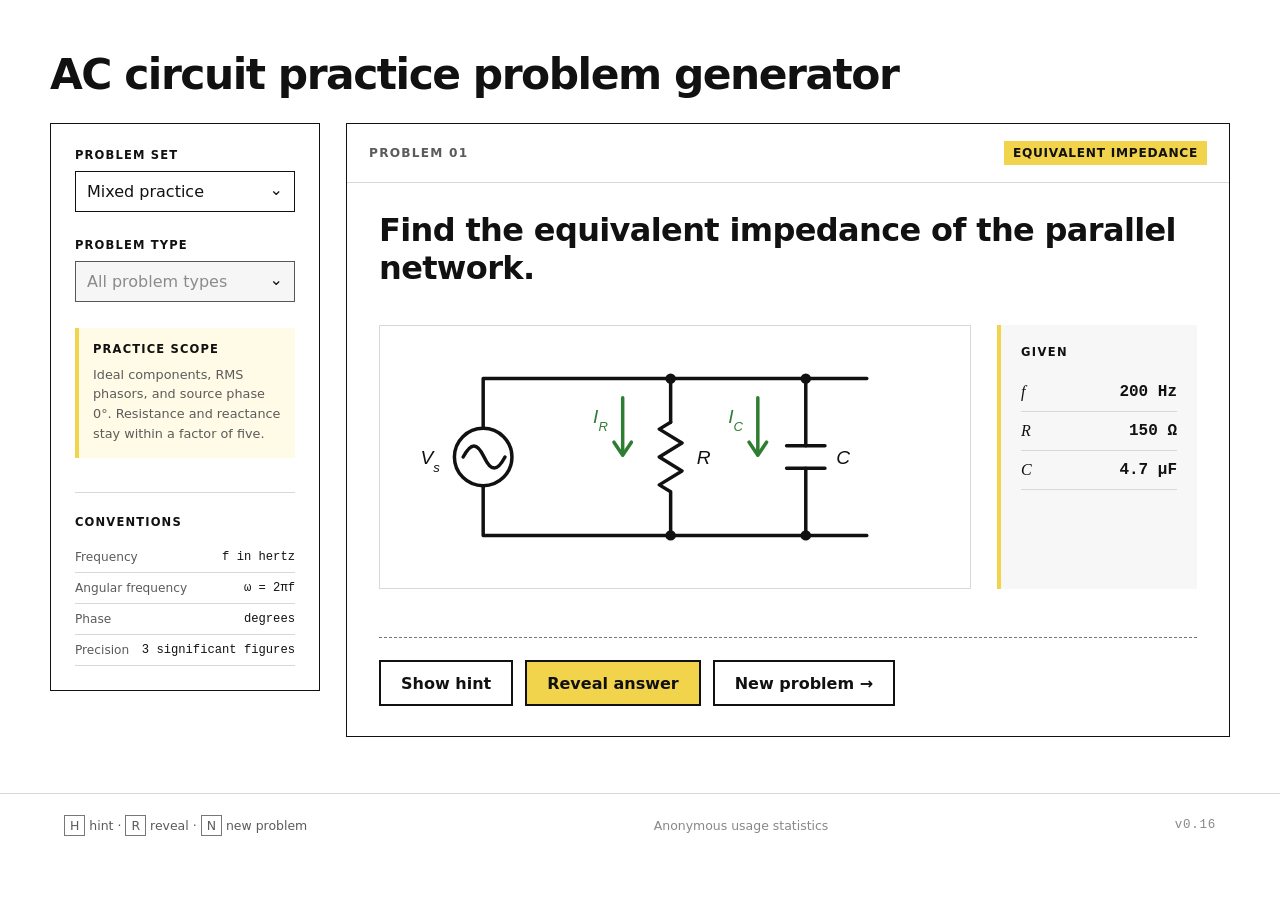
<file: ac-circuit-practice-v0.16.html>
<!doctype html>
<html lang="en">
<head>
  <meta charset="utf-8">
  <meta name="viewport" content="width=device-width, initial-scale=1">
  <meta name="description" content="Randomized, verified AC impedance practice problems for introductory electronics students.">
  <link rel="canonical" href="https://wgannett.github.io/ac-practice-problems/">
  <title>AC Circuit Practice Problem Generator</title>
  <style>
:root {
  --ink: #111111;
  --ink-soft: #5b5b5b;
  --paper: #ffffff;
  --paper-deep: #eeeeee;
  --panel: #ffffff;
  --line: #d8d8d8;
  --line-dark: #777777;
  --accent: #f1d44b;
  --green: #2f7d32;
  --success: #2f7d32;
  --shadow: none;
  font-family: Inter, ui-sans-serif, system-ui, -apple-system, BlinkMacSystemFont, "Segoe UI", sans-serif;
  color: var(--ink);
  background: var(--paper);
  font-synthesis: none;
}

* { box-sizing: border-box; }

body {
  margin: 0;
  min-width: 320px;
  background-color: var(--paper);
}

button, select { font: inherit; }
button { color: inherit; }
sub { font-size: .7em; line-height: 0; vertical-align: -.25em; }

main { width: min(1180px, calc(100% - 40px)); margin: 0 auto; }

.intro { padding: clamp(28px, 5vw, 52px) 0 24px; }
.eyebrow { margin: 0 0 14px; color: var(--green); font-size: .76rem; font-weight: 800; letter-spacing: .14em; text-transform: uppercase; }
h1, h2, h3, p { margin-top: 0; }
h1, .template-index h2 { font-family: inherit; }
h1 { margin: 0; font-size: clamp(1.7rem, 4vw, 2.65rem); line-height: 1.1; letter-spacing: -.035em; font-weight: 650; }
.lede { max-width: 680px; margin-bottom: 0; color: var(--ink-soft); font-size: clamp(1rem, 2vw, 1.2rem); line-height: 1.65; }

.workspace { display: grid; grid-template-columns: 270px 1fr; gap: 26px; align-items: start; }
.controls { padding: 24px; background: #ffffff; color: var(--ink); border: 1px solid var(--ink); box-shadow: var(--shadow); }
.control-group + .control-group { margin-top: 26px; }
.control-group label, .control-label { display: block; margin-bottom: 9px; color: var(--ink); font-size: .72rem; font-weight: 800; letter-spacing: .1em; text-transform: uppercase; }
.select-wrap { position: relative; }
.select-wrap::after { content: "⌄"; position: absolute; right: 12px; top: 9px; pointer-events: none; color: var(--ink); }
select { width: 100%; appearance: none; padding: 10px 34px 10px 11px; border: 1px solid var(--ink); border-radius: 0; color: var(--ink); background: #ffffff; cursor: pointer; }
select:disabled { color: var(--ink-soft); background: #f3f3f3; cursor: default; }
.focus-note { padding: 14px; border-left: 4px solid var(--accent); background: #fffbe6; }
.focus-note p { margin: 0; color: var(--ink-soft); font-size: .8rem; line-height: 1.55; }
.conventions { margin-top: 34px; padding-top: 22px; border-top: 1px solid var(--line); }
.conventions h2 { margin-bottom: 13px; color: var(--ink); font-size: .72rem; letter-spacing: .1em; text-transform: uppercase; }
.conventions dl { margin: 0; }
.conventions dl div { padding: 8px 0; display: flex; justify-content: space-between; gap: 12px; border-bottom: 1px solid var(--line); font-size: .76rem; }
.conventions dt { color: var(--ink-soft); }
.conventions dd { margin: 0; text-align: right; font-family: "Courier New", monospace; }

.problem-card { background: var(--panel); border: 1px solid var(--ink); box-shadow: var(--shadow); }
.problem-topline { padding: 17px 22px; display: flex; align-items: center; justify-content: space-between; border-bottom: 1px solid var(--line); color: var(--ink-soft); font-size: .76rem; font-weight: 800; letter-spacing: .1em; text-transform: uppercase; }
.topic-tag { padding: 5px 9px; background: var(--accent); color: var(--ink); letter-spacing: .06em; }
.prompt-block { padding: 28px 32px 12px; }
.prompt-block h2 { margin-bottom: 8px; font-family: inherit; font-size: clamp(1.5rem, 3vw, 2rem); font-weight: 650; letter-spacing: -.02em; }
.prompt-block p { color: var(--ink-soft); line-height: 1.5; }
.curve-choices { margin-top: 22px; display: grid; grid-template-columns: repeat(4, minmax(0, 1fr)); gap: 10px; }
.curve-option { padding: 8px; border: 1px solid var(--line-dark); background: #ffffff; }
.curve-option span { display: block; margin-bottom: 4px; font-family: "Courier New", monospace; font-size: .8rem; font-weight: 800; }
.curve-option svg { display: block; width: 100%; height: auto; }
.curve-option .curve-axis { fill: none; stroke: var(--line-dark); stroke-width: 1.5; }
.curve-option .curve-line { fill: none; stroke: var(--ink); stroke-width: 3; stroke-linecap: round; }
.math-expression { white-space: nowrap; font-family: Georgia, "Times New Roman", serif; font-weight: 500; }
.math-fraction { display: inline-grid; grid-template-rows: auto auto; vertical-align: middle; margin: 0 .2em; font-family: Georgia, "Times New Roman", serif; font-weight: 500; text-align: center; line-height: 1.15; }
.math-fraction > span:first-child { padding: 0 .22em .1em; border-bottom: 1.5px solid currentColor; }
.math-fraction > span:last-child { padding: .1em .22em 0; }
.problem-body { min-height: 265px; padding: 18px 32px 30px; display: grid; grid-template-columns: minmax(0, 1fr) 200px; gap: 26px; align-items: center; }
.problem-body.no-circuit { min-height: 0; grid-template-columns: 1fr; padding-top: 8px; }
.circuit { min-height: 220px; display: grid; place-items: center; border: 1px solid var(--line); background-color: #ffffff; overflow: hidden; }
.circuit img { display: block; width: min(100%, 560px); height: auto; aspect-ratio: 640 / 300; object-fit: contain; }
.given-panel { align-self: stretch; padding: 20px; border-left: 4px solid var(--accent); background: #f7f7f7; }
.given-panel h3 { margin-bottom: 14px; color: var(--ink); font-size: .72rem; letter-spacing: .12em; text-transform: uppercase; }
.given-panel dl { margin: 0; }
.given-panel dl div { display: flex; justify-content: space-between; gap: 14px; padding: 10px 0; border-bottom: 1px solid var(--line); }
.given-panel dt { font-family: Georgia, serif; font-style: italic; }
.given-panel dd { margin: 0; font-family: "Courier New", monospace; font-weight: 700; text-align: right; }

.hint-area { margin: 0 32px; }
.hint-panel { padding: 16px 18px; border-left: 4px solid var(--accent); background: #fffbe6; }
.hint-heading { margin-bottom: 7px; color: var(--ink); font-size: .72rem; font-weight: 800; letter-spacing: .1em; text-transform: uppercase; }
.hint-text { color: var(--ink-soft); line-height: 1.55; }
.hint-text p { margin-bottom: 0; }
.hint-text p + p { margin-top: 8px; }
.answer-area { margin: 18px 32px 0; border-top: 1px dashed var(--line-dark); }
.answer-panel { padding: 20px 0 8px; }
.answer-heading { display: flex; align-items: center; justify-content: space-between; color: var(--success); font-size: .74rem; font-weight: 800; letter-spacing: .12em; text-transform: uppercase; }
.checkmark { width: 25px; height: 25px; border-radius: 50%; display: grid; place-items: center; background: var(--success); color: white; }
.final-answer { padding: 14px 0 16px; font-family: "Courier New", monospace; font-size: clamp(1.15rem, 2.5vw, 1.55rem); font-weight: 700; line-height: 1.55; }
.final-answer div + div { margin-top: 3px; }
details { padding: 10px 0; border-top: 1px solid var(--paper-deep); }
summary { color: var(--green); font-weight: 700; cursor: pointer; }
.solution-steps { padding: 13px 0 2px; color: var(--ink-soft); font-family: "Courier New", monospace; font-size: .9rem; line-height: 1.75; }
.solution-steps p { margin-bottom: 6px; }

.actions { padding: 22px 32px 30px; display: flex; gap: 12px; }
.button { min-height: 46px; padding: 0 20px; border: 2px solid var(--ink); font-weight: 800; cursor: pointer; transition: transform .15s ease, box-shadow .15s ease; }
.button:hover { transform: translateY(-2px); box-shadow: 4px 4px 0 var(--line); }
.button:focus-visible, select:focus-visible, summary:focus-visible { outline: 3px solid rgba(47, 125, 50, .35); outline-offset: 3px; }
.button-primary { background: var(--accent); border-color: var(--ink); color: var(--ink); }
.button-secondary { background: transparent; }

.template-index { margin: 72px 0 80px; padding: 38px 0; display: grid; grid-template-columns: 1fr 1.4fr; gap: 50px; border-top: 2px solid var(--ink); border-bottom: 1px solid var(--line); }
.template-index h2 { margin: 0; font-size: clamp(1.8rem, 4vw, 3rem); font-weight: 600; letter-spacing: -.03em; }
.template-index ol { margin: 0; padding: 0; list-style: none; columns: 2; column-gap: 28px; }
.template-index li { padding: 12px 0; break-inside: avoid; border-bottom: 1px solid var(--line); font-weight: 650; }
.template-index li span { margin-right: 12px; color: var(--green); font-family: "Courier New", monospace; font-size: .8rem; }

footer { margin-top: 56px; padding: 24px clamp(20px, 5vw, 72px); display: flex; justify-content: space-between; gap: 20px; border-top: 1px solid var(--line); color: var(--ink-soft); font-size: .78rem; }
footer p { margin: 0; }
.analytics-note { opacity: .72; text-align: center; }
.version-label { opacity: .72; font-family: "Courier New", monospace; letter-spacing: .06em; }
kbd { padding: 2px 5px; border: 1px solid var(--line-dark); background: var(--panel); font-family: inherit; }

@media (max-width: 800px) {
  .workspace { grid-template-columns: 1fr; }
  .controls { display: grid; grid-template-columns: 1fr 1fr; gap: 20px; }
  .control-group + .control-group { margin-top: 0; }
  .conventions { display: none; }
  .problem-body { grid-template-columns: 1fr; }
  .given-panel { display: grid; grid-template-columns: 80px 1fr; align-items: start; }
  .given-panel dl { display: grid; grid-template-columns: repeat(2, 1fr); gap: 0 20px; }
  .template-index { grid-template-columns: 1fr; gap: 24px; }
}

@media (max-width: 540px) {
  main { width: min(100% - 24px, 1180px); }
  .intro { padding-top: 28px; }
  .controls { grid-template-columns: 1fr; padding: 20px; }
  .prompt-block, .problem-body { padding-left: 20px; padding-right: 20px; }
  .problem-body { padding-top: 8px; }
  .hint-area { margin: 0 20px; }
  .answer-area { margin: 18px 20px 0; }
  .actions { padding: 20px; flex-direction: column; }
  .curve-choices { grid-template-columns: repeat(2, minmax(0, 1fr)); }
  .button { width: 100%; }
  .given-panel { display: block; }
  .template-index ol { columns: 1; }
  footer { flex-direction: column; }
}

@media (prefers-reduced-motion: reduce) {
  * { scroll-behavior: auto !important; transition: none !important; }
}

  </style>
</head>
<body>
  <main>
    <section class="intro" aria-labelledby="page-title">
      <h1 id="page-title">AC circuit practice problem generator</h1>
    </section>

    <section class="workspace" aria-label="Practice problem generator">
      <aside class="controls">
        <div class="control-group">
          <label for="problem-set">Problem set</label>
          <div class="select-wrap">
            <select id="problem-set">
              <option value="mixed">Mixed practice</option>
              <option value="impedance">Equivalent impedance</option>
              <option value="advanced">Multi-component impedance</option>
              <option value="phasors">Currents &amp; voltages</option>
              <option value="unknown">Unknown values</option>
              <option value="power">Resistor power</option>
              <option value="filters">Filters</option>
              <option value="resonance">RLC resonance</option>
              <option value="waveforms">Phasors &amp; waveforms</option>
            </select>
          </div>
        </div>

        <div class="control-group">
          <label for="problem-type">Problem type</label>
          <div class="select-wrap">
            <select id="problem-type" aria-label="Problem type"></select>
          </div>
        </div>

        <div class="control-group focus-note">
          <span class="control-label">Practice scope</span>
          <p>Ideal components, RMS phasors, and source phase 0°. Resistance and reactance stay within a factor of five.</p>
        </div>

        <div class="conventions">
          <h2>Conventions</h2>
          <dl>
            <div><dt>Frequency</dt><dd>f in hertz</dd></div>
            <div><dt>Angular frequency</dt><dd>ω = 2πf</dd></div>
            <div><dt>Phase</dt><dd>degrees</dd></div>
            <div><dt>Precision</dt><dd>3 significant figures</dd></div>
          </dl>
        </div>
      </aside>

      <article class="problem-card" aria-live="polite">
        <div class="problem-topline">
          <span id="problem-number">Problem 01</span>
          <span id="problem-tag" class="topic-tag">Equivalent impedance</span>
        </div>

        <div class="prompt-block">
          <h2 id="problem-prompt">Find the equivalent impedance seen by the source.</h2>
          <p id="problem-detail" hidden></p>
          <div id="problem-supplement" hidden></div>
        </div>

        <div class="problem-body">
          <div id="circuit" class="circuit" aria-label="Circuit diagram"></div>
          <div class="given-panel">
            <h3>Given</h3>
            <dl id="given-values"></dl>
          </div>
        </div>

        <div class="hint-area">
          <div id="hint-panel" class="hint-panel" hidden>
            <div id="hint-heading" class="hint-heading">Hint 1 of 2</div>
            <div id="hint-text" class="hint-text"></div>
          </div>
        </div>

        <div class="answer-area">
          <div id="answer-panel" class="answer-panel" hidden>
            <div class="answer-heading">
              <span>Answer</span>
              <span class="checkmark" aria-hidden="true">✓</span>
            </div>
            <div id="final-answer" class="final-answer"></div>
            <details>
              <summary>Show calculation</summary>
              <div id="solution-steps" class="solution-steps"></div>
            </details>
          </div>
        </div>

        <div class="actions">
          <button id="hint-button" class="button button-secondary" type="button">Show hint</button>
          <button id="reveal-button" class="button button-primary" type="button">Reveal answer</button>
          <button id="new-button" class="button button-secondary" type="button">New problem <span aria-hidden="true">→</span></button>
        </div>
      </article>
    </section>

  </main>

  <footer>
    <p><kbd>H</kbd> hint · <kbd>R</kbd> reveal · <kbd>N</kbd> new problem</p>
    <p class="analytics-note">Anonymous usage statistics</p>
    <p class="version-label">v0.16</p>
  </footer>

  <script>
window.CIRCUIT_ASSETS = {"series-rc":"[data-uri]","series-rc-vc":"[data-uri]","series-rl":"[data-uri]","series-rlc":"[data-uri]","series-rlc-voltages":"[data-uri]","parallel-rc":"[data-uri]","parallel-rl":"[data-uri]","loaded-rc-divider":"[data-uri]","loaded-rl-divider":"[data-uri]","series-r-lc":"[data-uri]","series-r-ll":"[data-uri]","series-r-cc":"[data-uri]","parallel-r-lc":"[data-uri]","parallel-r-ll":"[data-uri]","parallel-r-cc":"[data-uri]","series-r-parallel-lc":"[data-uri]","series-r-parallel-ll":"[data-uri]","series-r-parallel-cc":"[data-uri]","parallel-r-series-lc":"[data-uri]","parallel-r-series-ll":"[data-uri]","parallel-r-series-cc":"[data-uri]","series-r-parallel-rc":"[data-uri]","rc-lowpass":"[data-uri]","rc-highpass":"[data-uri]","lr-output-r":"[data-uri]","lr-output-l":"[data-uri]","rlc-output-r":"[data-uri]","rlc-output-lc":"[data-uri]"};
"use strict";

const TWO_PI = 2 * Math.PI;
const values = {
  frequency: [100, 200, 500, 1000, 2000, 5000, 10000],
  voltage: [1, 2, 5, 10, 12],
  resistance: [100, 150, 220, 330, 470, 680, 1000, 1500, 2200, 3300, 4700, 6800, 10000],
  capacitance: [10e-9, 22e-9, 47e-9, 100e-9, 220e-9, 470e-9, 1e-6, 2.2e-6, 4.7e-6, 10e-6],
  inductance: [1e-3, 2.2e-3, 4.7e-3, 10e-3, 22e-3, 47e-3, 100e-3, 220e-3, 470e-3, 1]
};

const circuitNames = [
  "series-rc", "series-rc-vc", "series-rl", "series-rlc", "series-rlc-voltages", "parallel-rc", "parallel-rl",
  "loaded-rc-divider", "loaded-rl-divider",
  "series-r-lc", "series-r-ll", "series-r-cc",
  "parallel-r-lc", "parallel-r-ll", "parallel-r-cc",
  "series-r-parallel-lc", "series-r-parallel-ll", "series-r-parallel-cc",
  "parallel-r-series-lc", "parallel-r-series-ll", "parallel-r-series-cc",
  "series-r-parallel-rc", "rc-lowpass", "rc-highpass", "lr-output-r", "lr-output-l", "rlc-output-r", "rlc-output-lc"
];
const embeddedAssets = typeof window !== "undefined" ? window.CIRCUIT_ASSETS : null;
const CIRCUIT_ASSETS = embeddedAssets || Object.fromEntries(circuitNames.map((name) => [name, `assets/${name}.svg`]));

const state = { count: 0, set: "mixed", subtype: "all", problem: null, lastType: null, hintIndex: 0 };
const $ = (selector) => document.querySelector(selector);
const pick = (array) => array[Math.floor(Math.random() * array.length)];
const BALANCE_MIN = .2;
const BALANCE_MAX = 5;
const TARGET_ANGLES = [15, 20, 25, 30, 35, 40, 45, 50, 55, 60, 65, 70, 75];
const PHASOR_ANGLES = [-75, -65, -55, -45, -35, -25, -15, 15, 25, 35, 45, 55, 65, 75];
const PHASOR_MAGNITUDES = [5, 10, 12, 15, 20, 25, 30, 40, 50];
const RECTANGULAR_COMPONENTS = [-40, -30, -25, -20, -15, -12, -10, -5, 5, 10, 12, 15, 20, 25, 30, 40];
const COMPLEX_INPUT_FORMS = [["rectangular", "rectangular"], ["polar", "rectangular"], ["rectangular", "polar"]];
const ANALYTICS = Object.freeze({
  hostname: "wgannett.github.io",
  pathPrefix: "/ac-practice-problems/",
  endpoint: "https://wgannett.goatcounter.com/count"
});
const S = Object.freeze({
  ZC: "Z<sub>C</sub>", ZC1: "Z<sub>C1</sub>", ZC2: "Z<sub>C2</sub>",
  ZL: "Z<sub>L</sub>", ZL1: "Z<sub>L1</sub>", ZL2: "Z<sub>L2</sub>",
  Za: "Z<sub>a</sub>", Zp: "Z<sub>p</sub>", Zb: "Z<sub>b</sub>",
  VC: "V<sub>C</sub>", VL: "V<sub>L</sub>", Vs: "V<sub>s</sub>", Vin: "V<sub>in</sub>", Vout: "V<sub>out</sub>", Vp: "V<sub>p</sub>", VR: "V<sub>R</sub>",
  Is: "I<sub>s</sub>", IR: "I<sub>R</sub>", IC: "I<sub>C</sub>",
  R1: "R<sub>1</sub>", R2: "R<sub>2</sub>", Rp: "R<sub>p</sub>",
  L1: "L<sub>1</sub>", L2: "L<sub>2</sub>", C1: "C<sub>1</sub>", C2: "C<sub>2</sub>",
  PR: "P<sub>R</sub>", PR1: "P<sub>R1</sub>", PR2: "P<sub>R2</sub>",
  fc: "f<sub>c</sub>", f0: "f<sub>0</sub>"
});

function pickDifferent(array, previous) {
  const choices = array.filter((item) => item !== previous);
  return pick(choices.length ? choices : array);
}

function isBalanced(ratio) { return ratio >= BALANCE_MIN && ratio <= BALANCE_MAX; }

function balancedRC() {
  const candidates = [];
  for (const f of values.frequency) {
    for (const R of values.resistance) {
      for (const C of values.capacitance) {
        const Xc = 1 / (TWO_PI * f * C);
        if (isBalanced(Xc / R)) candidates.push({ f, R, C, Xc });
      }
    }
  }
  return pick(candidates);
}

function balancedRL() {
  const candidates = [];
  for (const f of values.frequency) {
    for (const R of values.resistance) {
      for (const L of values.inductance) {
        const Xl = TWO_PI * f * L;
        if (isBalanced(Xl / R)) candidates.push({ f, R, L, Xl });
      }
    }
  }
  return pick(candidates);
}

function balancedRLC() {
  const candidates = [];
  for (const f of values.frequency) {
    for (const R of values.resistance) {
      for (const L of values.inductance) {
        const Xl = TWO_PI * f * L;
        for (const C of values.capacitance) {
          const Xc = 1 / (TWO_PI * f * C);
          if (isBalanced(Math.abs(Xl - Xc) / R)) candidates.push({ f, R, L, C, Xl, Xc });
        }
      }
    }
  }
  return pick(candidates);
}

function balancedSeriesRLCVoltages() {
  const candidates = [];
  for (const f of values.frequency) {
    for (const R of values.resistance) {
      for (const L of values.inductance) {
        const Xl = TWO_PI * f * L;
        if (!isBalanced(Xl / R)) continue;
        for (const C of values.capacitance) {
          const Xc = 1 / (TWO_PI * f * C);
          if (isBalanced(Xc / R) && isBalanced(Math.abs(Xl - Xc) / R)) candidates.push({ f, R, L, C, Xl, Xc });
        }
      }
    }
  }
  return pick(candidates);
}

function balancedResonantRLC() {
  const candidates = [];
  for (const R of values.resistance) {
    for (const L of values.inductance) {
      for (const C of values.capacitance) {
        const X0 = Math.sqrt(L / C);
        if (isBalanced(X0 / R)) candidates.push({ R, L, C, X0, f0: 1 / (TWO_PI * Math.sqrt(L * C)) });
      }
    }
  }
  return pick(candidates);
}

function sig(value, digits = 3) {
  if (Math.abs(value) < 1e-12) return "0";
  return Number(value.toPrecision(digits)).toString();
}

function engineering(value, unit) {
  const abs = Math.abs(value);
  if (abs < 1e-12) return `0 ${unit}`;
  const scales = [
    { n: 1e6, p: "M" }, { n: 1e3, p: "k" }, { n: 1, p: "" },
    { n: 1e-3, p: "m" }, { n: 1e-6, p: "µ" }, { n: 1e-9, p: "n" }
  ];
  const scale = scales.find((item) => abs >= item.n * .999) || scales.at(-1);
  return `${sig(value / scale.n)} ${scale.p}${unit}`;
}

function degrees(radians) { return radians * 180 / Math.PI; }

function polar(complex) {
  return { magnitude: Math.hypot(complex.re, complex.im), angle: degrees(Math.atan2(complex.im, complex.re)) };
}

function add(a, b) { return { re: a.re + b.re, im: a.im + b.im }; }

function divide(a, b) {
  const denominator = b.re * b.re + b.im * b.im;
  return { re: (a.re * b.re + a.im * b.im) / denominator, im: (a.im * b.re - a.re * b.im) / denominator };
}

function multiply(a, b) {
  return { re: a.re * b.re - a.im * b.im, im: a.re * b.im + a.im * b.re };
}

function parallelZ(a, b) { return divide(multiply(a, b), add(a, b)); }

function balancedComplex(factory) {
  for (let attempt = 0; attempt < 2000; attempt += 1) {
    const candidate = factory();
    const angle = Math.abs(polar(candidate.z).angle);
    if (candidate.valid !== false && [candidate.z.re, candidate.z.im, angle].every(Number.isFinite) && angle >= 10 && angle <= 80) return candidate;
  }
  throw new Error("Could not generate a balanced multi-component circuit.");
}

function validCandidate(factory, message) {
  for (let attempt = 0; attempt < 5000; attempt += 1) {
    const candidate = factory();
    if (candidate) return candidate;
  }
  throw new Error(message);
}

function complexLines(symbol, complex, unit) {
  const p = polar(complex);
  const sign = complex.im < 0 ? "−" : "+";
  return `<div>${symbol} = ${engineering(complex.re, unit)} ${sign} j${engineering(Math.abs(complex.im), unit)}</div>
    <div>${symbol} = ${engineering(p.magnitude, unit)} ∠ ${sig(p.angle)}°</div>`;
}

function rectangular(complex, unit) {
  const sign = complex.im < 0 ? "−" : "+";
  return `${engineering(complex.re, unit)} ${sign} j${engineering(Math.abs(complex.im), unit)}`;
}

function polarLine(symbol, complex, unit) {
  const p = polar(complex);
  return `<div>${symbol} = ${engineering(p.magnitude, unit)} ∠ ${sig(p.angle)}°</div>`;
}

function fromPolar(magnitude, angle) {
  const radians = angle * Math.PI / 180;
  return { re: magnitude * Math.cos(radians), im: magnitude * Math.sin(radians) };
}

function phasorText(magnitude, angle, unit = "") {
  return `${sig(magnitude)} ∠ ${sig(angle)}°${unit ? ` ${unit}` : ""}`;
}

function signedAngle(angle) {
  return angle < 0 ? `− ${sig(Math.abs(angle))}°` : `+ ${sig(angle)}°`;
}

function complexText(complex) {
  const sign = complex.im < 0 ? "−" : "+";
  return `${sig(complex.re)} ${sign} j${sig(Math.abs(complex.im))}`;
}

function randomRectangularComplex() {
  return { re: pick(RECTANGULAR_COMPONENTS), im: pick(RECTANGULAR_COMPONENTS) };
}

function complexInputText(value, form) {
  const p = polar(value);
  return form === "polar" ? phasorText(p.magnitude, p.angle) : complexText(value);
}

function decibels(ratioMagnitude) { return 20 * Math.log10(ratioMagnitude); }

function rcFilterRatio(R, C, f, outputAcrossC) {
  const zc = { re: 0, im: -1 / (TWO_PI * f * C) };
  return divide(outputAcrossC ? zc : { re: R, im: 0 }, add({ re: R, im: 0 }, zc));
}

function lrFilterRatio(R, L, f, outputAcrossR) {
  const zl = { re: 0, im: TWO_PI * f * L };
  return divide(outputAcrossR ? { re: R, im: 0 } : zl, add({ re: R, im: 0 }, zl));
}

function circuitImage(name, alt) {
  return `<img src="${CIRCUIT_ASSETS[name]}" alt="${alt}" width="640" height="300">`;
}

function problem(config) {
  const fallbackHints = [config.detail, ...(config.steps || [])].filter(Boolean);
  const hints = (config.hints || fallbackHints).slice(0, 2);
  return { ...config, detail: config.instruction || "", hints };
}

function seriesRCImpedance() {
  const { f, R, C, Xc } = balancedRC(), z = { re: R, im: -Xc }, p = polar(z);
  return problem({ type: "seriesRCImpedance", group: "impedance", tag: "Equivalent impedance", image: "series-rc", imageAlt: "Series resistor-capacitor circuit",
    prompt: "Find the equivalent impedance seen by the source.", instruction: "Express Z in rectangular and polar form.",
    given: [["f", engineering(f, "Hz")], ["R", engineering(R, "Ω")], ["C", engineering(C, "F")]], answer: complexLines("Z", z, "Ω"),
    steps: [`${S.ZC} = 1/(j2πfC) = −j${engineering(Xc, "Ω")}`, `Z = R + ${S.ZC} = ${engineering(R, "Ω")} − j${engineering(Xc, "Ω")}`, `|Z| = ${engineering(p.magnitude, "Ω")},   θ = ${sig(p.angle)}°`], result: z });
}

function seriesRLImpedance() {
  const { f, R, L, Xl } = balancedRL(), z = { re: R, im: Xl }, p = polar(z);
  return problem({ type: "seriesRLImpedance", group: "impedance", tag: "Equivalent impedance", image: "series-rl", imageAlt: "Series resistor-inductor circuit",
    prompt: "Find the equivalent impedance seen by the source.", instruction: "Express Z in rectangular and polar form.",
    given: [["f", engineering(f, "Hz")], ["R", engineering(R, "Ω")], ["L", engineering(L, "H")]], answer: complexLines("Z", z, "Ω"),
    steps: [`${S.ZL} = j2πfL = j${engineering(Xl, "Ω")}`, `Z = R + ${S.ZL} = ${engineering(R, "Ω")} + j${engineering(Xl, "Ω")}`, `|Z| = ${engineering(p.magnitude, "Ω")},   θ = ${sig(p.angle)}°`], result: z });
}

function seriesRLCImpedance() {
  const { f, R, L, C, Xl, Xc } = balancedRLC(), z = { re: R, im: Xl - Xc }, p = polar(z);
  const sign = z.im < 0 ? "−" : "+";
  return problem({ type: "seriesRLCImpedance", group: "impedance", tag: "Equivalent impedance", image: "series-rlc", imageAlt: "Series resistor-inductor-capacitor circuit",
    prompt: "Find the equivalent impedance seen by the source.", instruction: "Express Z in rectangular and polar form, and determine whether the circuit is net inductive or capacitive.",
    given: [["f", engineering(f, "Hz")], ["R", engineering(R, "Ω")], ["L", engineering(L, "H")], ["C", engineering(C, "F")]], answer: `${complexLines("Z", z, "Ω")}<div>Net ${z.im < 0 ? "capacitive" : "inductive"}</div>`,
    steps: [`${S.ZL} = j${engineering(Xl, "Ω")}`, `${S.ZC} = −j${engineering(Xc, "Ω")}`, `Z = R + ${S.ZL} + ${S.ZC} = ${engineering(R, "Ω")} ${sign} j${engineering(Math.abs(z.im), "Ω")}`, `|Z| = ${engineering(p.magnitude, "Ω")},   θ = ${sig(p.angle)}°`], result: z });
}

function parallelRCImpedance() {
  const { f, R, C, Xc } = balancedRC(), zc = { re: 0, im: -Xc };
  const z = divide(multiply({ re: R, im: 0 }, zc), { re: R, im: -Xc }), p = polar(z);
  return problem({ type: "parallelRCImpedance", group: "impedance", tag: "Equivalent impedance", image: "parallel-rc", imageAlt: "Parallel resistor-capacitor circuit",
    prompt: "Find the equivalent impedance of the parallel network.", detail: `Use the parallel-impedance formula with R and ${S.ZC}.`,
    given: [["f", engineering(f, "Hz")], ["R", engineering(R, "Ω")], ["C", engineering(C, "F")]], answer: complexLines("Z", z, "Ω"),
    steps: [`${S.ZC} = 1/(j2πfC) = −j${engineering(Xc, "Ω")}`, `Z = (R ${S.ZC})/(R + ${S.ZC})`, `Z = ${engineering(z.re, "Ω")} − j${engineering(Math.abs(z.im), "Ω")}`, `|Z| = ${engineering(p.magnitude, "Ω")},   θ = ${sig(p.angle)}°`], result: z });
}

function parallelRLImpedance() {
  const { f, R, L, Xl } = balancedRL(), zl = { re: 0, im: Xl };
  const z = divide(multiply({ re: R, im: 0 }, zl), { re: R, im: Xl }), p = polar(z);
  return problem({ type: "parallelRLImpedance", group: "impedance", tag: "Equivalent impedance", image: "parallel-rl", imageAlt: "Parallel resistor-inductor circuit",
    prompt: "Find the equivalent impedance of the parallel network.", detail: `Use the parallel-impedance formula with R and ${S.ZL}.`,
    given: [["f", engineering(f, "Hz")], ["R", engineering(R, "Ω")], ["L", engineering(L, "H")]], answer: complexLines("Z", z, "Ω"),
    steps: [`${S.ZL} = j2πfL = j${engineering(Xl, "Ω")}`, `Z = (R ${S.ZL})/(R + ${S.ZL})`, `Z = ${engineering(z.re, "Ω")} + j${engineering(z.im, "Ω")}`, `|Z| = ${engineering(p.magnitude, "Ω")},   θ = ${sig(p.angle)}°`], result: z });
}

function reactivePair(f) {
  const suffix = pick(["lc", "ll", "cc"]);
  if (suffix === "lc") {
    const L = pick(values.inductance), C = pick(values.capacitance);
    const Xl = TWO_PI * f * L, Xc = 1 / (TWO_PI * f * C);
    return {
      suffix, names: "L and C", symbols: [S.ZL, S.ZC],
      impedances: [{ re: 0, im: Xl }, { re: 0, im: -Xc }],
      given: [["L", engineering(L, "H")], ["C", engineering(C, "F")]],
      steps: [`${S.ZL} = j${engineering(Xl, "Ω")}`, `${S.ZC} = −j${engineering(Xc, "Ω")}`]
    };
  }
  if (suffix === "ll") {
    const L1 = pick(values.inductance), L2 = pick(values.inductance);
    const Xl1 = TWO_PI * f * L1, Xl2 = TWO_PI * f * L2;
    return {
      suffix, names: "L₁ and L₂", symbols: [S.ZL1, S.ZL2],
      impedances: [{ re: 0, im: Xl1 }, { re: 0, im: Xl2 }],
      given: [[S.L1, engineering(L1, "H")], [S.L2, engineering(L2, "H")]],
      steps: [`${S.ZL1} = j${engineering(Xl1, "Ω")}`, `${S.ZL2} = j${engineering(Xl2, "Ω")}`]
    };
  }
  const C1 = pick(values.capacitance), C2 = pick(values.capacitance);
  const Xc1 = 1 / (TWO_PI * f * C1), Xc2 = 1 / (TWO_PI * f * C2);
  return {
    suffix, names: "C₁ and C₂", symbols: [S.ZC1, S.ZC2],
    impedances: [{ re: 0, im: -Xc1 }, { re: 0, im: -Xc2 }],
    given: [[S.C1, engineering(C1, "F")], [S.C2, engineering(C2, "F")]],
    steps: [`${S.ZC1} = −j${engineering(Xc1, "Ω")}`, `${S.ZC2} = −j${engineering(Xc2, "Ω")}`]
  };
}

function multiComponentImpedance(topology, type) {
  const selected = balancedComplex(() => {
    const f = pick(values.frequency), R = pick(values.resistance), pair = reactivePair(f);
    const [z1, z2] = pair.impedances, resistor = { re: R, im: 0 };
    let branch = null, first = null, z;
    if (topology === "series") z = add(resistor, add(z1, z2));
    if (topology === "parallel") {
      first = parallelZ(resistor, z1);
      z = parallelZ(first, z2);
    }
    if (topology === "series-parallel") {
      branch = parallelZ(z1, z2);
      z = add(resistor, branch);
    }
    if (topology === "parallel-series") {
      branch = add(z1, z2);
      z = parallelZ(resistor, branch);
    }
    const reactancesStayClose = pair.impedances.every((component) => isBalanced(Math.abs(component.im) / R));
    return { f, R, pair, branch, first, z, valid: reactancesStayClose };
  });

  const { f, R, pair, branch, first, z } = selected;
  const [z1Symbol, z2Symbol] = pair.symbols, p = polar(z);
  let image, imageAlt, detail, combinationSteps;
  if (topology === "series") {
    image = `series-r-${pair.suffix}`;
    imageAlt = `One resistor, ${pair.names}, all connected in series`;
    detail = "Combine all three series impedances, then convert the result to polar form.";
    combinationSteps = [`Z = R + ${z1Symbol} + ${z2Symbol}`, `Z = ${rectangular(z, "Ω")}`];
  } else if (topology === "parallel") {
    image = `parallel-r-${pair.suffix}`;
    imageAlt = `One resistor, ${pair.names}, all connected in parallel`;
    detail = "Combine the three branches two at a time using the parallel-impedance formula.";
    combinationSteps = [
      `${S.Za} = (R${z1Symbol})/(R + ${z1Symbol}) = ${rectangular(first, "Ω")}`,
      `Z = (${S.Za}${z2Symbol})/(${S.Za} + ${z2Symbol}) = ${rectangular(z, "Ω")}`
    ];
  } else if (topology === "series-parallel") {
    image = `series-r-parallel-${pair.suffix}`;
    imageAlt = `One resistor in series with ${pair.names} connected in parallel`;
    detail = "Combine the two reactive branches in parallel, then add the resistor in series.";
    combinationSteps = [
      `${S.Zp} = (${z1Symbol}${z2Symbol})/(${z1Symbol} + ${z2Symbol}) = ${rectangular(branch, "Ω")}`,
      `Z = R + ${S.Zp} = ${rectangular(z, "Ω")}`
    ];
  } else {
    image = `parallel-r-series-${pair.suffix}`;
    imageAlt = `One resistor in parallel with a series branch containing ${pair.names}`;
    detail = "Combine the two reactive impedances in series, then combine that branch with the resistor in parallel.";
    combinationSteps = [
      `${S.Zb} = ${z1Symbol} + ${z2Symbol} = ${rectangular(branch, "Ω")}`,
      `Z = (R${S.Zb})/(R + ${S.Zb}) = ${rectangular(z, "Ω")}`
    ];
  }

  return problem({
    type, group: "advanced", tag: "Multi-component impedance", image, imageAlt,
    prompt: "Find the equivalent impedance seen by the source.", detail,
    given: [["f", engineering(f, "Hz")], ["R", engineering(R, "Ω")], ...pair.given],
    answer: complexLines("Z", z, "Ω"),
    steps: [...pair.steps, ...combinationSteps, `|Z| = ${engineering(p.magnitude, "Ω")},   θ = ${sig(p.angle)}°`],
    result: z, reactivePair: pair.suffix, resistorCount: 1,
    reactanceRatios: pair.impedances.map((component) => Math.abs(component.im) / R)
  });
}

function seriesThreeImpedance() { return multiComponentImpedance("series", "seriesThreeImpedance"); }
function parallelThreeImpedance() { return multiComponentImpedance("parallel", "parallelThreeImpedance"); }
function seriesParallelImpedance() { return multiComponentImpedance("series-parallel", "seriesParallelImpedance"); }
function parallelSeriesImpedance() { return multiComponentImpedance("parallel-series", "parallelSeriesImpedance"); }

function seriesCurrent() {
  const useRC = Math.random() < .5;
  const Vs = pick(values.voltage);
  let f, R, z, reactiveGiven, reactanceStep, image, imageAlt;
  if (useRC) {
    const selected = balancedRC(), C = selected.C, Xc = selected.Xc;
    f = selected.f; R = selected.R;
    z = { re: R, im: -Xc }; reactiveGiven = ["C", engineering(C, "F")]; reactanceStep = `${S.ZC} = −j${engineering(Xc, "Ω")}`; image = "series-rc"; imageAlt = "Series RC circuit with source current";
  } else {
    const selected = balancedRL(), L = selected.L, Xl = selected.Xl;
    f = selected.f; R = selected.R;
    z = { re: R, im: Xl }; reactiveGiven = ["L", engineering(L, "H")]; reactanceStep = `${S.ZL} = j${engineering(Xl, "Ω")}`; image = "series-rl"; imageAlt = "Series RL circuit with source current";
  }
  const current = divide({ re: Vs, im: 0 }, z), pz = polar(z), pi = polar(current);
  return problem({ type: "seriesCurrent", group: "phasors", tag: "Current phasor", image, imageAlt,
    prompt: "Find the source current phasor I.", instruction: "The source voltage is the 0° phase reference. Use RMS values.",
    given: [["f", engineering(f, "Hz")], [S.Vs, `${engineering(Vs, "V")} ∠ 0°`], ["R", engineering(R, "Ω")], reactiveGiven], answer: complexLines("I", current, "A"),
    steps: [reactanceStep, `Z = ${engineering(pz.magnitude, "Ω")} ∠ ${sig(pz.angle)}°`, `I = ${S.Vs}/Z`, `|I| = ${engineering(pi.magnitude, "A")},   ∠I = 0° − (${sig(pz.angle)}°) = ${sig(pi.angle)}°`], result: current });
}

function capacitorVoltage() {
  const { f, R, C, Xc } = balancedRC(), Vs = pick(values.voltage), z = { re: R, im: -Xc }, zc = { re: 0, im: -Xc };
  const current = divide({ re: Vs, im: 0 }, z), vc = multiply(current, zc), pi = polar(current), pvc = polar(vc);
  return problem({ type: "capacitorVoltage", group: "phasors", tag: "Voltage phasor", image: "series-rc-vc", imageAlt: "Series RC circuit with capacitor voltage marked",
    prompt: `Find the capacitor voltage phasor ${S.VC}.`, instruction: "Use the marked polarity and take the source as the 0° reference.",
    given: [["f", engineering(f, "Hz")], [S.Vs, `${engineering(Vs, "V")} ∠ 0°`], ["R", engineering(R, "Ω")], ["C", engineering(C, "F")]], answer: complexLines(S.VC, vc, "V"),
    steps: [`${S.ZC} = −j${engineering(Xc, "Ω")}`, `I = ${S.Vs}/(R + ${S.ZC}) = ${engineering(pi.magnitude, "A")} ∠ ${sig(pi.angle)}°`, `${S.VC} = I ${S.ZC}`, `|${S.VC}| = ${engineering(pvc.magnitude, "V")},   ∠${S.VC} = ${sig(pvc.angle)}°`], result: vc });
}

function seriesComponentVoltages() {
  const { f, R, L, C, Xl, Xc } = balancedSeriesRLCVoltages(), Vs = pick(values.voltage);
  const z = { re: R, im: Xl - Xc }, pz = polar(z);
  const current = divide({ re: Vs, im: 0 }, z);
  const vr = multiply(current, { re: R, im: 0 });
  const vl = multiply(current, { re: 0, im: Xl });
  const vc = multiply(current, { re: 0, im: -Xc });
  const voltageSum = add(add(vr, vl), vc);
  return problem({
    type: "seriesComponentVoltages", group: "phasors", tag: "Component voltage phasors",
    image: "series-rlc-voltages", imageAlt: "Series RLC circuit with the voltage polarity marked across each component",
    prompt: `Find I, ${S.VR}, ${S.VL}, and ${S.VC}.`,
    instruction: "Use the marked polarities, RMS phasors, and the source voltage as the 0° reference.",
    given: [["f", engineering(f, "Hz")], [S.Vs, `${engineering(Vs, "V")} ∠ 0°`], ["R", engineering(R, "Ω")], ["L", engineering(L, "H")], ["C", engineering(C, "F")]],
    answer: `${polarLine("I", current, "A")}${polarLine(S.VR, vr, "V")}${polarLine(S.VL, vl, "V")}${polarLine(S.VC, vc, "V")}`,
    steps: [
      `${S.ZL} = j${engineering(Xl, "Ω")},   ${S.ZC} = −j${engineering(Xc, "Ω")}`,
      `Z = R + ${S.ZL} + ${S.ZC} = ${rectangular(z, "Ω")} = ${engineering(pz.magnitude, "Ω")} ∠ ${sig(pz.angle)}°`,
      `I = ${S.Vs}/Z = ${engineering(polar(current).magnitude, "A")} ∠ ${sig(polar(current).angle)}°`,
      `${S.VR} = IR = ${engineering(polar(vr).magnitude, "V")} ∠ ${sig(polar(vr).angle)}°`,
      `${S.VL} = I${S.ZL} = ${engineering(polar(vl).magnitude, "V")} ∠ ${sig(polar(vl).angle)}°`,
      `${S.VC} = I${S.ZC} = ${engineering(polar(vc).magnitude, "V")} ∠ ${sig(polar(vc).angle)}°`,
      `Check: ${S.VR} + ${S.VL} + ${S.VC} = ${S.Vs}`
    ],
    result: current, voltageCheck: { sum: voltageSum, source: { re: Vs, im: 0 } },
    reactanceRatios: [Xl / R, Xc / R]
  });
}

function unknownComponent() {
  const useRC = Math.random() < .5;
  const selected = validCandidate(() => {
    const f = pick(values.frequency), R = pick(values.resistance), angleMagnitude = pick(TARGET_ANGLES);
    const reactance = R * Math.tan(angleMagnitude * Math.PI / 180);
    if (useRC) {
      const component = 1 / (TWO_PI * f * reactance);
      if (component < values.capacitance[0] || component > values.capacitance.at(-1)) return null;
      return { f, R, angle: -angleMagnitude, reactance, component };
    }
    const component = reactance / (TWO_PI * f);
    if (component < values.inductance[0] || component > values.inductance.at(-1)) return null;
    return { f, R, angle: angleMagnitude, reactance, component };
  }, "Could not generate an unknown-component problem.");
  const { f, R, angle, reactance, component } = selected;
  const symbol = useRC ? "C" : "L", unit = useRC ? "F" : "H";
  const impedanceSymbol = useRC ? S.ZC : S.ZL;
  const image = useRC ? "series-rc" : "series-rl";
  const sign = useRC ? "−" : "+";
  const formulaStep = useRC
    ? `C = 1/(2πf${useRC ? "X<sub>C</sub>" : ""}) = ${engineering(component, unit)}`
    : `L = X<sub>L</sub>/(2πf) = ${engineering(component, unit)}`;
  return problem({
    type: "unknownComponent", group: "unknown", tag: "Unknown component",
    image, imageAlt: `Series ${useRC ? "RC" : "RL"} circuit with an unknown ${useRC ? "capacitor" : "inductor"}`,
    prompt: `Find the value of ${symbol} that gives the specified impedance angle.`,
    detail: `Use the angle of Z = R ${sign} jX and the series-circuit impedance relationship.`,
    given: [["f", engineering(f, "Hz")], ["R", engineering(R, "Ω")], ["∠Z", `${angle}°`]],
    answer: `<div>${symbol} = ${engineering(component, unit)}</div>`,
    steps: [
      `|∠Z| = tan⁻¹(X/R), so X = R tan(|∠Z|).`,
      `|${impedanceSymbol}| = ${engineering(reactance, "Ω")}`,
      formulaStep,
      `Check: Z = ${engineering(R, "Ω")} ${sign} j${engineering(reactance, "Ω")} has ∠Z = ${angle}°.`
    ],
    result: { re: component, im: 0 }, targetAngle: angle, circuitFamily: useRC ? "RC" : "RL",
    verificationAngle: degrees(Math.atan2(useRC ? -reactance : reactance, R))
  });
}

function unknownFrequency() {
  const useRC = Math.random() < .5;
  const selected = validCandidate(() => {
    const R = pick(values.resistance), angleMagnitude = pick(TARGET_ANGLES);
    const reactance = R * Math.tan(angleMagnitude * Math.PI / 180);
    if (useRC) {
      const C = pick(values.capacitance), f = 1 / (TWO_PI * C * reactance);
      if (f < values.frequency[0] || f > values.frequency.at(-1)) return null;
      return { R, C, f, angle: -angleMagnitude, reactance };
    }
    const L = pick(values.inductance), f = reactance / (TWO_PI * L);
    if (f < values.frequency[0] || f > values.frequency.at(-1)) return null;
    return { R, L, f, angle: angleMagnitude, reactance };
  }, "Could not generate an unknown-frequency problem.");
  const { R, C, L, f, angle, reactance } = selected;
  const image = useRC ? "series-rc" : "series-rl";
  const reactiveGiven = useRC ? ["C", engineering(C, "F")] : ["L", engineering(L, "H")];
  const frequencyStep = useRC
    ? `f = 1/(2πC${"X<sub>C</sub>"}) = ${engineering(f, "Hz")}`
    : `f = X<sub>L</sub>/(2πL) = ${engineering(f, "Hz")}`;
  return problem({
    type: "unknownFrequency", group: "unknown", tag: "Unknown frequency",
    image, imageAlt: `Series ${useRC ? "RC" : "RL"} circuit at an unknown frequency`,
    prompt: "Find the frequency that gives the specified impedance angle.",
    detail: `Use the angle of Z = R ${useRC ? "−" : "+"} jX to find the required reactance first.`,
    given: [["R", engineering(R, "Ω")], reactiveGiven, ["∠Z", `${angle}°`]],
    answer: `<div>f = ${engineering(f, "Hz")}</div>`,
    steps: [
      `|∠Z| = tan⁻¹(X/R), so X = R tan(|∠Z|).`,
      `Required reactance: ${engineering(reactance, "Ω")}.`,
      frequencyStep,
      `Check: the resulting impedance angle is ${angle}°.`
    ],
    result: { re: f, im: 0 }, targetAngle: angle, circuitFamily: useRC ? "RC" : "RL",
    verificationAngle: degrees(Math.atan2(useRC ? -reactance : reactance, R))
  });
}

function phasorAddition() {
  const selected = balancedComplex(() => {
    const magnitudeA = pick(PHASOR_MAGNITUDES), angleA = pick(PHASOR_ANGLES);
    const magnitudeB = pick(PHASOR_MAGNITUDES), angleB = pick(PHASOR_ANGLES);
    const a = fromPolar(magnitudeA, angleA), b = fromPolar(magnitudeB, angleB), z = add(a, b);
    const valid = polar(z).magnitude >= .25 * (magnitudeA + magnitudeB);
    return { magnitudeA, angleA, magnitudeB, angleB, a, b, z, valid };
  });
  const { magnitudeA, angleA, magnitudeB, angleB, a, b, z } = selected, p = polar(z);
  const expression = `${phasorText(magnitudeA, angleA)} + ${phasorText(magnitudeB, angleB)}`;
  return problem({
    type: "phasorAddition", group: "waveforms", tag: "Phasor addition",
    image: null, imageAlt: "",
    prompt: `Calculate <span class="math-expression">${expression}</span>.`,
    instruction: "Express the result in rectangular and polar form.",
    given: [["A", phasorText(magnitudeA, angleA)], ["B", phasorText(magnitudeB, angleB)]],
    answer: `<div>A + B = ${complexText(z)}</div><div>A + B = ${phasorText(p.magnitude, p.angle)}</div>`,
    steps: [`A = ${complexText(a)}`, `B = ${complexText(b)}`, `A + B = (${sig(a.re)} + ${sig(b.re)}) + j(${sig(a.im)} + ${sig(b.im)})`, `A + B = ${complexText(z)} = ${phasorText(p.magnitude, p.angle)}`],
    result: z, operationCheck: { operation: "add", a, b }
  });
}

function phasorMultiplication() {
  const selected = balancedComplex(() => {
    const a = randomRectangularComplex(), b = randomRectangularComplex(), z = multiply(a, b);
    return { a, b, z };
  });
  const { a, b, z } = selected, pa = polar(a), pb = polar(b), p = polar(z), forms = pick(COMPLEX_INPUT_FORMS);
  const aText = complexInputText(a, forms[0]), bText = complexInputText(b, forms[1]);
  return problem({
    type: "phasorMultiplication", group: "waveforms", tag: "Complex multiplication",
    image: null, imageAlt: "",
    prompt: `Calculate <span class="math-expression">(${aText})(${bText})</span>.`,
    instruction: "Express the result in rectangular and polar form.",
    given: [["A", aText], ["B", bText]],
    answer: `<div>A × B = ${phasorText(p.magnitude, p.angle)}</div><div>A × B = ${complexText(z)}</div>`,
    hints: [
      "Write both operands in polar form. Convert any rectangular operand using its magnitude and angle.",
      "Multiply the magnitudes and add the angles."
    ],
    steps: [
      `A = ${phasorText(pa.magnitude, pa.angle)}`,
      `B = ${phasorText(pb.magnitude, pb.angle)}`,
      `A × B = (${sig(pa.magnitude)} × ${sig(pb.magnitude)}) ∠ (${sig(pa.angle)}° + (${sig(pb.angle)}°))`,
      `A × B = ${phasorText(p.magnitude, p.angle)}`,
      `Convert the polar result to rectangular form: A × B = ${complexText(z)}`
    ],
    result: z, operationCheck: { operation: "multiply", a, b }, inputForms: forms
  });
}

function phasorDivision() {
  const selected = balancedComplex(() => {
    const a = randomRectangularComplex(), b = randomRectangularComplex(), z = divide(a, b);
    return { a, b, z };
  });
  const { a, b, z } = selected, pa = polar(a), pb = polar(b), p = polar(z), forms = pick(COMPLEX_INPUT_FORMS);
  const numerator = complexInputText(a, forms[0]), denominator = complexInputText(b, forms[1]);
  return problem({
    type: "phasorDivision", group: "waveforms", tag: "Complex division",
    image: null, imageAlt: "",
    prompt: `Calculate <span class="math-fraction"><span>${numerator}</span><span>${denominator}</span></span>.`,
    instruction: "Express the result in rectangular and polar form.",
    given: [["Numerator", numerator], ["Denominator", denominator]],
    answer: `<div>Result = ${phasorText(p.magnitude, p.angle)}</div><div>Result = ${complexText(z)}</div>`,
    hints: [
      "Write both operands in polar form. Convert any rectangular operand using its magnitude and angle.",
      "Divide the magnitudes and subtract the denominator angle from the numerator angle."
    ],
    steps: [
      `A = ${phasorText(pa.magnitude, pa.angle)}`,
      `B = ${phasorText(pb.magnitude, pb.angle)}`,
      `A/B = (${sig(pa.magnitude)} ÷ ${sig(pb.magnitude)}) ∠ (${sig(pa.angle)}° − (${sig(pb.angle)}°))`,
      `A/B = ${phasorText(p.magnitude, p.angle)}`,
      `Convert the polar result to rectangular form: A/B = ${complexText(z)}`
    ],
    result: z, operationCheck: { operation: "divide", a, b }, inputForms: forms
  });
}

function waveformToPhasor() {
  const peak = pick(PHASOR_MAGNITUDES), f = pick(values.frequency), angle = pick(PHASOR_ANGLES);
  const rms = peak / Math.sqrt(2), result = fromPolar(rms, angle);
  const waveform = `${sig(peak)} cos(2π(${engineering(f, "Hz")})t ${signedAngle(angle)}) V`;
  return problem({
    type: "waveformToPhasor", group: "waveforms", tag: "Waveform to phasor",
    image: null, imageAlt: "",
    prompt: `Convert <span class="math-expression">v(t) = ${waveform}</span> to an RMS phasor.`,
    instruction: "Use cosine as the reference and express the phasor as an RMS value.",
    given: [["Peak", engineering(peak, "V")], ["f", engineering(f, "Hz")], ["Phase", `${angle}°`]],
    answer: `<div>V = ${phasorText(rms, angle, "V RMS")}</div>`,
    steps: [`V<sub>rms</sub> = V<sub>p</sub>/√2 = ${engineering(peak, "V")}/√2 = ${engineering(rms, "V")}`, `The cosine phase becomes the phasor angle: ${angle}°.`, `V = ${phasorText(rms, angle, "V RMS")}`],
    result, waveformCheck: { peak, rms, angle, direction: "to-phasor" }
  });
}

function phasorToWaveform() {
  const rms = pick(PHASOR_MAGNITUDES), f = pick(values.frequency), angle = pick(PHASOR_ANGLES);
  const peak = rms * Math.sqrt(2), result = fromPolar(rms, angle);
  const waveform = `${sig(peak)} cos(2π(${engineering(f, "Hz")})t ${signedAngle(angle)}) V`;
  return problem({
    type: "phasorToWaveform", group: "waveforms", tag: "Phasor to waveform",
    image: null, imageAlt: "",
    prompt: `Convert <span class="math-expression">V = ${phasorText(rms, angle, "V RMS")}</span> to a time-domain waveform.`,
    instruction: "Use cosine form and express the waveform with its peak amplitude.",
    given: [["V", phasorText(rms, angle, "V RMS")], ["f", engineering(f, "Hz")]],
    answer: `<div>v(t) = ${waveform}</div>`,
    steps: [`V<sub>p</sub> = √2 V<sub>rms</sub> = √2(${engineering(rms, "V")}) = ${engineering(peak, "V")}`, `ω = 2πf = 2π(${engineering(f, "Hz")})`, `v(t) = ${waveform}`],
    result, waveformCheck: { peak, rms, angle, direction: "to-waveform" }
  });
}

function parallelSourceCurrent() {
  const { f, R, C, Xc } = balancedRC(), Vs = pick(values.voltage), ir = Vs / R, ic = Vs / Xc, total = { re: ir, im: ic }, p = polar(total);
  return problem({ type: "parallelSourceCurrent", group: "phasors", tag: "Current phasor", image: "parallel-rc", imageAlt: "Parallel RC circuit with branch currents marked",
    prompt: "Find the total current supplied by the source.", detail: "Add the resistor and capacitor branch-current phasors.",
    given: [["f", engineering(f, "Hz")], [S.Vs, `${engineering(Vs, "V")} ∠ 0°`], ["R", engineering(R, "Ω")], ["C", engineering(C, "F")]], answer: complexLines(S.Is, total, "A"),
    steps: [`${S.ZC} = 1/(j2πfC) = −j${engineering(Xc, "Ω")}`, `${S.IR} = ${S.Vs}/R = ${engineering(ir, "A")} ∠ 0°`, `${S.IC} = ${S.Vs}/${S.ZC} = ${engineering(ic, "A")} ∠ 90°`, `${S.Is} = ${S.IR} + ${S.IC} = ${engineering(ir, "A")} + j${engineering(ic, "A")}`, `|${S.Is}| = ${engineering(p.magnitude, "A")},   ∠${S.Is} = ${sig(p.angle)}°`], result: total });
}

function loadedVoltageDivider() {
  const useRC = Math.random() < .5;
  const selected = validCandidate(() => {
    const f = pick(values.frequency), R1 = pick(values.resistance), R2 = pick(values.resistance), Vs = pick(values.voltage);
    if (!isBalanced(R2 / R1)) return null;
    let component, reactance, reactiveZ;
    if (useRC) {
      component = pick(values.capacitance);
      reactance = 1 / (TWO_PI * f * component);
      reactiveZ = { re: 0, im: -reactance };
    } else {
      component = pick(values.inductance);
      reactance = TWO_PI * f * component;
      reactiveZ = { re: 0, im: reactance };
    }
    if (!isBalanced(reactance / R2)) return null;
    const branch = parallelZ({ re: R2, im: 0 }, reactiveZ);
    const total = add({ re: R1, im: 0 }, branch);
    const current = divide({ re: Vs, im: 0 }, total);
    const vout = multiply(current, branch), angle = Math.abs(polar(vout).angle);
    if (angle < 10 || angle > 80) return null;
    return { f, R1, R2, Vs, component, reactance, reactiveZ, branch, total, current, vout };
  }, "Could not generate a balanced loaded voltage divider.");
  const { f, R1, R2, Vs, component, reactance, branch, total, vout } = selected;
  const reactiveSymbol = useRC ? S.ZC : S.ZL, componentSymbol = useRC ? "C" : "L", componentUnit = useRC ? "F" : "H";
  const sign = branch.im < 0 ? "−" : "+";
  return problem({
    type: "loadedVoltageDivider", group: "phasors", tag: "Loaded voltage divider",
    image: useRC ? "loaded-rc-divider" : "loaded-rl-divider",
    imageAlt: `Resistor R1 feeding a parallel R2-${componentSymbol} load with the output measured across the load`,
    prompt: `Find the loaded output-voltage phasor ${S.Vout}.`,
    detail: `First combine ${S.R2} and ${componentSymbol} in parallel, then use the impedance voltage divider.`,
    given: [["f", engineering(f, "Hz")], [S.Vs, `${engineering(Vs, "V")} ∠ 0°`], [S.R1, engineering(R1, "Ω")], [S.R2, engineering(R2, "Ω")], [componentSymbol, engineering(component, componentUnit)]],
    answer: complexLines(S.Vout, vout, "V"),
    steps: [
      `${reactiveSymbol} = ${useRC ? "−" : ""}j${engineering(reactance, "Ω")}`,
      `${S.Zp} = (${S.R2}${reactiveSymbol})/(${S.R2} + ${reactiveSymbol}) = ${engineering(branch.re, "Ω")} ${sign} j${engineering(Math.abs(branch.im), "Ω")}`,
      `Z = ${S.R1} + ${S.Zp} = ${rectangular(total, "Ω")}`,
      `${S.Vout} = ${S.Vs}[${S.Zp}/(${S.R1} + ${S.Zp})]`,
      `${S.Vout} = ${engineering(polar(vout).magnitude, "V")} ∠ ${sig(polar(vout).angle)}°`
    ],
    result: vout, circuitFamily: useRC ? "RC" : "RL",
    dividerCheck: { ratio: divide(branch, total), sourceMagnitude: Vs }
  });
}

function requiredSourceVoltage() {
  const { f, R, C, Xc } = balancedRC(), targetMagnitude = pick(values.voltage);
  const zc = { re: 0, im: -Xc }, z = add({ re: R, im: 0 }, zc);
  const divider = divide(zc, z), requiredMagnitude = targetMagnitude / polar(divider).magnitude;
  const vc = multiply({ re: requiredMagnitude, im: 0 }, divider);
  return problem({
    type: "requiredSourceVoltage", group: "phasors", tag: "Required source voltage",
    image: "series-rc-vc", imageAlt: "Series RC circuit with the capacitor voltage marked",
    prompt: `Find the source-voltage magnitude required to make |${S.VC}| = ${engineering(targetMagnitude, "V")}.`,
    detail: "Use the impedance voltage-divider magnitude.",
    given: [["f", engineering(f, "Hz")], ["R", engineering(R, "Ω")], ["C", engineering(C, "F")], [`Desired |${S.VC}|`, engineering(targetMagnitude, "V")]],
    answer: `<div>|${S.Vs}| = ${engineering(requiredMagnitude, "V")}</div>`,
    steps: [
      `${S.ZC} = −j${engineering(Xc, "Ω")}`,
      `|${S.VC}/${S.Vs}| = |${S.ZC}/(R + ${S.ZC})| = ${sig(polar(divider).magnitude)}`,
      `|${S.Vs}| = |${S.VC}|/|${S.VC}/${S.Vs}|`,
      `|${S.Vs}| = ${engineering(requiredMagnitude, "V")}`,
      `Check: |${S.VC}| = ${engineering(polar(vc).magnitude, "V")}`
    ],
    result: vc, solvedSourceMagnitude: requiredMagnitude, targetMagnitude
  });
}

function seriesResistorPower() {
  const useRC = Math.random() < .5, Vs = pick(values.voltage);
  let f, R, reactiveGiven, impedanceStep, z, image, imageAlt;
  if (useRC) {
    const selected = balancedRC();
    f = selected.f; R = selected.R; reactiveGiven = ["C", engineering(selected.C, "F")];
    z = { re: R, im: -selected.Xc }; impedanceStep = `${S.ZC} = −j${engineering(selected.Xc, "Ω")}`; image = "series-rc"; imageAlt = "Series RC circuit";
  } else {
    const selected = balancedRL();
    f = selected.f; R = selected.R; reactiveGiven = ["L", engineering(selected.L, "H")];
    z = { re: R, im: selected.Xl }; impedanceStep = `${S.ZL} = j${engineering(selected.Xl, "Ω")}`; image = "series-rl"; imageAlt = "Series RL circuit";
  }
  const current = divide({ re: Vs, im: 0 }, z), currentMagnitude = polar(current).magnitude, power = currentMagnitude * currentMagnitude * R;
  return problem({ type: "seriesResistorPower", group: "power", tag: "Resistor power", image, imageAlt,
    prompt: "Find the average power dissipated in the resistor.", instruction: "Use RMS phasors and report real power.",
    given: [["f", engineering(f, "Hz")], [S.Vs, `${engineering(Vs, "V")} ∠ 0°`], ["R", engineering(R, "Ω")], reactiveGiven],
    answer: `<div>${S.PR} = ${engineering(power, "W")}</div>`,
    steps: [impedanceStep, `Z = ${engineering(polar(z).magnitude, "Ω")} ∠ ${sig(polar(z).angle)}°`, `|I| = |${S.Vs}/Z| = ${engineering(currentMagnitude, "A")}`, `${S.PR} = |I|²R = ${engineering(power, "W")}`],
    result: { re: power, im: 0 }, resistorDirectlyAcrossSource: false });
}

function mixedResistorPower() {
  const selected = balancedComplex(() => {
    const f = pick(values.frequency), R1 = pick(values.resistance), R2 = pick(values.resistance), C = pick(values.capacitance);
    const Xc = 1 / (TWO_PI * f * C), zc = { re: 0, im: -Xc }, branch = parallelZ({ re: R2, im: 0 }, zc), z = add({ re: R1, im: 0 }, branch);
    return { f, R1, R2, C, Xc, branch, z };
  });
  const { f, R1, R2, C, Xc, branch, z } = selected, Vs = pick(values.voltage);
  const current = divide({ re: Vs, im: 0 }, z), branchVoltage = multiply(current, branch), branchVoltageMagnitude = polar(branchVoltage).magnitude;
  const power = branchVoltageMagnitude * branchVoltageMagnitude / R2;
  return problem({ type: "mixedResistorPower", group: "power", tag: "Resistor power", image: "series-r-parallel-rc", imageAlt: "Resistor R1 in series with parallel resistor R2 and capacitor C",
    prompt: `Find the average power dissipated in ${S.R2}.`, detail: "First find the RMS voltage across the parallel branch.",
    given: [["f", engineering(f, "Hz")], [S.Vs, `${engineering(Vs, "V")} ∠ 0°`], [S.R1, engineering(R1, "Ω")], [S.R2, engineering(R2, "Ω")], ["C", engineering(C, "F")]],
    answer: `<div>${S.PR2} = ${engineering(power, "W")}</div>`,
    steps: [`${S.ZC} = −j${engineering(Xc, "Ω")}`, `${S.Zp} = (${S.R2}${S.ZC})/(${S.R2} + ${S.ZC})`, `Z = ${S.R1} + ${S.Zp} = ${engineering(z.re, "Ω")} − j${engineering(Math.abs(z.im), "Ω")}`, `I = ${S.Vs}/Z`, `|${S.Vp}| = |I ${S.Zp}| = ${engineering(branchVoltageMagnitude, "V")}`, `${S.PR2} = |${S.Vp}|²/${S.R2} = ${engineering(power, "W")}`],
    result: { re: power, im: 0 }, resistorDirectlyAcrossSource: false });
}

function rcFilterResponse() {
  const { f, R, C, Xc } = balancedRC(), Vin = pick(values.voltage), x = R / Xc;
  const outputAcrossC = Math.random() < .5;
  const ratio = outputAcrossC
    ? { re: 1 / (1 + x * x), im: -x / (1 + x * x) }
    : { re: x * x / (1 + x * x), im: x / (1 + x * x) };
  const output = { re: Vin * ratio.re, im: Vin * ratio.im }, pr = polar(ratio);
  const filterType = outputAcrossC ? "low-pass" : "high-pass";
  const divider = outputAcrossC ? `${S.ZC}/(R + ${S.ZC})` : `R/(R + ${S.ZC})`;
  const behavior = outputAcrossC ? `At low frequency, |${S.ZC}| is large, so ${S.Vout} ≈ ${S.Vin}.` : `At low frequency, |${S.ZC}| is large, so ${S.Vout} ≈ 0.`;
  return problem({ type: "rcFilterResponse", group: "filters", tag: "RC filter", image: outputAcrossC ? "rc-lowpass" : "rc-highpass", imageAlt: `RC filter with output across the ${outputAcrossC ? "capacitor" : "resistor"}`,
    prompt: "What type of filter is this? Find its voltage ratio and output phasor.", detail: "Identify the filter from the output location, then use the impedance voltage divider.",
    hints: [
      `Consider how |${S.ZC}| changes as frequency goes from very low to very high, and examine where ${S.Vout} is measured.`,
      `Use ${S.Vout}/${S.Vin} = ${divider}; then multiply that ratio by ${S.Vin}.`
    ],
    given: [["f", engineering(f, "Hz")], [S.Vin, `${engineering(Vin, "V")} ∠ 0°`], ["R", engineering(R, "Ω")], ["C", engineering(C, "F")]],
    answer: `<div>Filter type: ${filterType}</div><div>${S.Vout}/${S.Vin} = ${sig(pr.magnitude)} ∠ ${sig(pr.angle)}°</div>${complexLines(S.Vout, output, "V")}`,
    steps: [`${behavior} Therefore this is a ${filterType} filter.`, `${S.ZC} = 1/(j2πfC) = −j${engineering(Xc, "Ω")}`, `${S.Vout} = ${S.Vin}[${divider}]`, `|${S.Vout}/${S.Vin}| = ${sig(pr.magnitude)}`, `∠(${S.Vout}/${S.Vin}) = ${sig(pr.angle)}°`], result: output });
}

function lrFilterResponse() {
  const { f, R, L, Xl } = balancedRL(), Vin = pick(values.voltage), outputAcrossR = Math.random() < .5;
  const denominator = { re: R, im: Xl };
  const ratio = outputAcrossR ? divide({ re: R, im: 0 }, denominator) : divide({ re: 0, im: Xl }, denominator);
  const output = { re: Vin * ratio.re, im: Vin * ratio.im }, pr = polar(ratio);
  const filterType = outputAcrossR ? "low-pass" : "high-pass";
  const divider = outputAcrossR ? `R/(R + ${S.ZL})` : `${S.ZL}/(R + ${S.ZL})`;
  const behavior = outputAcrossR ? `At low frequency, |${S.ZL}| is small, so ${S.Vout} ≈ ${S.Vin}.` : `At low frequency, |${S.ZL}| is small, so ${S.Vout} ≈ 0.`;
  return problem({ type: "lrFilterResponse", group: "filters", tag: "LR filter", image: outputAcrossR ? "lr-output-r" : "lr-output-l", imageAlt: `LR filter with output across the ${outputAcrossR ? "resistor" : "inductor"}`,
    prompt: "What type of filter is this? Find its voltage ratio and output phasor.", detail: "Identify the filter from the output location, then use the impedance voltage divider.",
    hints: [
      `Consider how |${S.ZL}| changes as frequency goes from very low to very high, and examine where ${S.Vout} is measured.`,
      `Use ${S.Vout}/${S.Vin} = ${divider}; then multiply that ratio by ${S.Vin}.`
    ],
    given: [["f", engineering(f, "Hz")], [S.Vin, `${engineering(Vin, "V")} ∠ 0°`], ["R", engineering(R, "Ω")], ["L", engineering(L, "H")]],
    answer: `<div>Filter type: ${filterType}</div><div>${S.Vout}/${S.Vin} = ${sig(pr.magnitude)} ∠ ${sig(pr.angle)}°</div>${complexLines(S.Vout, output, "V")}`,
    steps: [`${behavior} Therefore this is a ${filterType} filter.`, `${S.ZL} = j2πfL = j${engineering(Xl, "Ω")}`, `${S.Vout} = ${S.Vin}[${divider}]`, `|${S.Vout}/${S.Vin}| = ${sig(pr.magnitude)}`, `∠(${S.Vout}/${S.Vin}) = ${sig(pr.angle)}°`], result: output });
}

function cutoffFrequency() {
  const useRC = Math.random() < .5, lowpass = Math.random() < .5, R = pick(values.resistance);
  let fc, image, imageAlt, reactiveGiven, cutoffSteps, family;
  if (useRC) {
    const C = pick(values.capacitance);
    fc = 1 / (TWO_PI * R * C); family = "RC"; reactiveGiven = ["C", engineering(C, "F")];
    image = lowpass ? "rc-lowpass" : "rc-highpass"; imageAlt = `RC filter with output across the ${lowpass ? "capacitor" : "resistor"}`;
    cutoffSteps = [`At cutoff, |${S.ZC}| = R.`, `1/(2π${S.fc}C) = R`, `${S.fc} = 1/(2πRC) = ${engineering(fc, "Hz")}`];
  } else {
    const L = pick(values.inductance);
    fc = R / (TWO_PI * L); family = "LR"; reactiveGiven = ["L", engineering(L, "H")];
    image = lowpass ? "lr-output-r" : "lr-output-l"; imageAlt = `LR filter with output across the ${lowpass ? "resistor" : "inductor"}`;
    cutoffSteps = [`At cutoff, |${S.ZL}| = R.`, `2π${S.fc}L = R`, `${S.fc} = R/(2πL) = ${engineering(fc, "Hz")}`];
  }
  return problem({ type: "cutoffFrequency", group: "filters", tag: `${family} filter`, image, imageAlt,
    prompt: "What type of filter is this? Find its cutoff frequency.", instruction: "Also state the voltage ratio and phase shift at cutoff.",
    hints: [
      `Use the output location and the circuit's low- and high-frequency behavior to identify the filter.`,
      `At cutoff, the reactive impedance magnitude equals R: ${useRC ? `|${S.ZC}| = R` : `|${S.ZL}| = R`}.`
    ],
    given: [["R", engineering(R, "Ω")], reactiveGiven],
    answer: `<div>Filter type: ${lowpass ? "low-pass" : "high-pass"}</div><div>${S.fc} = ${engineering(fc, "Hz")}</div><div>${S.Vout}/${S.Vin} = 0.707 ∠ ${lowpass ? "−45" : "+45"}°</div>`,
    steps: [`The output location makes this a ${lowpass ? "low-pass" : "high-pass"} filter.`, ...cutoffSteps, `The impedance divider gives |${S.Vout}/${S.Vin}| = 1/√2 = 0.707 and phase = ${lowpass ? "−45" : "+45"}°.`], result: { re: fc, im: 0 } });
}

function rlcFilterMetrics() {
  const { R, L, C, X0, f0 } = balancedResonantRLC(), outputAcrossR = Math.random() < .5;
  const bandwidth = R / (TWO_PI * L), quality = X0 / R, filterType = outputAcrossR ? "band-pass" : "band-stop";
  const behavior = outputAcrossR
    ? `At resonance, ${S.ZL} + ${S.ZC} = 0, current is maximum, and the resistor voltage is maximum.`
    : `At resonance, ${S.ZL} + ${S.ZC} = 0, so the combined voltage across L and C is zero.`;
  return problem({ type: "rlcFilterMetrics", group: "filters", tag: "Series RLC filter", image: outputAcrossR ? "rlc-output-r" : "rlc-output-lc", imageAlt: `Series RLC filter with output across ${outputAcrossR ? "the resistor" : "the inductor-capacitor pair"}`,
    prompt: `What type of filter is this? Find ${S.f0}, bandwidth, and quality factor.`, detail: "Use the series-resonance relationships and the marked output location.",
    hints: [
      `At resonance, ${S.ZL} and ${S.ZC} cancel. Decide what that does to the voltage at the marked output.`,
      `${S.f0} = 1/(2π√(LC)), bandwidth = R/(2πL), and Q = ${S.f0}/bandwidth.`
    ],
    given: [["R", engineering(R, "Ω")], ["L", engineering(L, "H")], ["C", engineering(C, "F")]],
    answer: `<div>Filter type: ${filterType}</div><div>${S.f0} = ${engineering(f0, "Hz")}</div><div>Bandwidth = ${engineering(bandwidth, "Hz")}</div><div>Q = ${sig(quality)}</div>`,
    steps: [`${behavior} Therefore this is a ${filterType} filter.`, `At resonance, ${S.ZL} + ${S.ZC} = 0.`, `${S.f0} = 1/(2π√(LC)) = ${engineering(f0, "Hz")}`, `Bandwidth = R/(2πL) = ${engineering(bandwidth, "Hz")}`, `Q = 2π${S.f0}L/R = ${S.f0}/Bandwidth = ${sig(quality)}`], result: { re: f0, im: bandwidth } });
}

function filterComponentDesign() {
  const useRC = Math.random() < .5, lowpass = Math.random() < .5;
  const selected = validCandidate(() => {
    const R = pick(values.resistance), component = pick(useRC ? values.capacitance : values.inductance);
    const fc = useRC ? 1 / (TWO_PI * R * component) : R / (TWO_PI * component);
    return fc >= 100 && fc <= 100000 ? { R, component, fc } : null;
  }, "Could not generate a filter-component design problem.");
  const { R, component: selectedComponent, fc: selectedCutoff } = selected;
  let component, unit, symbol, fc, image, imageAlt, formula, family;
  if (useRC) {
    component = selectedComponent; unit = "F"; symbol = "C"; family = "RC"; fc = selectedCutoff;
    image = lowpass ? "rc-lowpass" : "rc-highpass";
    imageAlt = `RC filter with output across the ${lowpass ? "capacitor" : "resistor"}`;
    formula = `C = 1/(2πR${S.fc}) = ${engineering(component, unit)}`;
  } else {
    component = selectedComponent; unit = "H"; symbol = "L"; family = "LR"; fc = selectedCutoff;
    image = lowpass ? "lr-output-r" : "lr-output-l";
    imageAlt = `LR filter with output across the ${lowpass ? "resistor" : "inductor"}`;
    formula = `L = R/(2π${S.fc}) = ${engineering(component, unit)}`;
  }
  const filterType = lowpass ? "low-pass" : "high-pass";
  return problem({
    type: "filterComponentDesign", group: "filters", tag: `${family} filter design`, image, imageAlt,
    prompt: `What type of filter is this? Find the required value of ${symbol}.`,
    detail: "Choose the reactive component to produce the specified cutoff frequency.",
    hints: [
      `Use the output location and limiting frequency behavior to identify the filter.`,
      useRC ? `At cutoff, 1/(2π${S.fc}C) = R.` : `At cutoff, 2π${S.fc}L = R.`
    ],
    given: [["R", engineering(R, "Ω")], [S.fc, engineering(fc, "Hz")]],
    answer: `<div>Filter type: ${filterType}</div><div>${symbol} = ${engineering(component, unit)}</div>`,
    steps: [`The output location makes this a ${filterType} filter.`, useRC ? `At cutoff, 1/(2π${S.fc}C) = R.` : `At cutoff, 2π${S.fc}L = R.`, formula],
    result: { re: component, im: 0 }, angleGuard: false, designCheck: { actual: useRC ? 1 / (TWO_PI * R * component) : R / (TWO_PI * component), target: fc }, circuitFamily: family
  });
}

function resonantComponentDesign() {
  const selected = validCandidate(() => {
    const candidate = balancedResonantRLC();
    return candidate.f0 >= 100 && candidate.f0 <= 100000 ? candidate : null;
  }, "Could not generate a resonant-component design problem.");
  const { R, L, C, f0 } = selected, solveForC = Math.random() < .5;
  const symbol = solveForC ? "C" : "L", component = solveForC ? C : L, unit = solveForC ? "F" : "H";
  const knownGiven = solveForC ? ["L", engineering(L, "H")] : ["C", engineering(C, "F")];
  const formula = solveForC ? `C = 1/[(2π${S.f0})²L]` : `L = 1/[(2π${S.f0})²C]`;
  return problem({
    type: "resonantComponentDesign", group: "resonance", tag: "RLC resonance design",
    image: "series-rlc", imageAlt: "Series RLC circuit",
    prompt: `Find ${symbol} for the specified resonant frequency.`,
    detail: "Use the series-resonance relationship.",
    given: [["R", engineering(R, "Ω")], knownGiven, [S.f0, engineering(f0, "Hz")]],
    answer: `<div>${symbol} = ${engineering(component, unit)}</div>`,
    steps: [`${S.f0} = 1/(2π√(LC))`, `${formula} = ${engineering(component, unit)}`],
    result: { re: component, im: 0 }, angleGuard: false,
    designCheck: { actual: 1 / (TWO_PI * Math.sqrt(L * C)), target: f0 }, designMode: solveForC ? "C" : "L"
  });
}

function rlcMetricDesign() {
  const selected = validCandidate(() => {
    const candidate = balancedResonantRLC(), quality = candidate.X0 / candidate.R;
    return candidate.f0 >= 100 && candidate.f0 <= 100000 && quality >= .5 ? candidate : null;
  }, "Could not generate an RLC metric-design problem.");
  const { R, L, C, X0, f0 } = selected, designQ = Math.random() < .5;
  const bandwidth = R / (TWO_PI * L), quality = X0 / R;
  const metricName = designQ ? "quality factor" : "bandwidth";
  const metricGiven = designQ ? ["Q", sig(quality)] : ["Bandwidth", engineering(bandwidth, "Hz")];
  const calculation = designQ
    ? `R = √(L/C)/Q = ${engineering(R, "Ω")}`
    : `R = 2πL(Bandwidth) = ${engineering(R, "Ω")}`;
  return problem({
    type: "rlcMetricDesign", group: "resonance", tag: "RLC resonance design",
    image: "series-rlc", imageAlt: "Series RLC circuit",
    prompt: `Find R for the specified ${metricName}.`,
    detail: "Use the series-RLC bandwidth or quality-factor relationship.",
    given: [["L", engineering(L, "H")], ["C", engineering(C, "F")], [S.f0, engineering(f0, "Hz")], metricGiven],
    answer: `<div>R = ${engineering(R, "Ω")}</div>`,
    steps: [designQ ? `Q = √(L/C)/R` : `Bandwidth = R/(2πL)`, calculation],
    result: { re: R, im: 0 }, angleGuard: false,
    designCheck: { actual: designQ ? X0 / R : R / (TWO_PI * L), target: designQ ? quality : bandwidth }, designMode: designQ ? "Q" : "bandwidth"
  });
}

function filterFrequencyComparison() {
  const useRC = Math.random() < .5, lowpass = Math.random() < .5, Vin = pick(values.voltage);
  const selected = validCandidate(() => {
    const R = pick(values.resistance), component = pick(useRC ? values.capacitance : values.inductance);
    const fc = useRC ? 1 / (TWO_PI * R * component) : R / (TWO_PI * component);
    return fc >= 100 && fc <= 100000 ? { R, component, fc } : null;
  }, "Could not generate a filter frequency-comparison problem.");
  const { R, component: selectedComponent, fc: selectedCutoff } = selected;
  let component, fc, image, imageAlt, family, ratioAt;
  if (useRC) {
    component = selectedComponent; fc = selectedCutoff; family = "RC";
    image = lowpass ? "rc-lowpass" : "rc-highpass";
    imageAlt = `RC filter with output across the ${lowpass ? "capacitor" : "resistor"}`;
    ratioAt = (f) => rcFilterRatio(R, component, f, lowpass);
  } else {
    component = selectedComponent; fc = selectedCutoff; family = "LR";
    image = lowpass ? "lr-output-r" : "lr-output-l";
    imageAlt = `LR filter with output across the ${lowpass ? "resistor" : "inductor"}`;
    ratioAt = (f) => lrFilterRatio(R, component, f, lowpass);
  }
  const frequencies = [fc / 10, fc, fc * 10];
  const rows = frequencies.map((f) => {
    const ratio = ratioAt(f), p = polar(ratio);
    return { f, ratio, magnitude: p.magnitude, angle: p.angle, db: decibels(p.magnitude), outputMagnitude: Vin * p.magnitude };
  });
  const filterType = lowpass ? "low-pass" : "high-pass", unit = useRC ? "F" : "H";
  const answerRows = rows.map((row) => `<div>At ${engineering(row.f, "Hz")}: |${S.Vout}/${S.Vin}| = ${sig(row.magnitude)}, gain = ${sig(row.db)} dB, |${S.Vout}| = ${engineering(row.outputMagnitude, "V")}</div>`).join("");
  return problem({
    type: "filterFrequencyComparison", group: "filters", tag: `${family} filter`, image, imageAlt,
    prompt: "What type of filter is this? Compare its output and gain at three frequencies.",
    detail: `Calculate the response at 0.1${S.fc}, ${S.fc}, and 10${S.fc} using impedances.`,
    hints: [
      `Use the output location and limiting frequency behavior to identify the filter.`,
      `At each frequency, find the reactive impedance, apply the voltage divider, and use gain = 20 log₁₀|${S.Vout}/${S.Vin}|.`
    ],
    given: [[S.Vin, `${engineering(Vin, "V")} ∠ 0°`], ["R", engineering(R, "Ω")], [useRC ? "C" : "L", engineering(component, unit)], [S.fc, engineering(fc, "Hz")]],
    answer: `<div>Filter type: ${filterType}</div>${answerRows}`,
    steps: [`The output location makes this a ${filterType} filter.`, `For each frequency, calculate the reactive impedance and use the impedance voltage divider.`, `Gain in dB = 20 log₁₀|${S.Vout}/${S.Vin}|.`, `At ${S.fc}, the ratio is 0.707 and the gain is −3.01 dB.`],
    result: multiply({ re: Vin, im: 0 }, rows[1].ratio), frequencyRows: rows
  });
}

function filterDecibelGain() {
  const useRC = Math.random() < .5, lowpass = Math.random() < .5, Vin = pick(values.voltage);
  let f, R, component, unit, ratio, image, imageAlt, family;
  if (useRC) {
    const selected = balancedRC(); f = selected.f; R = selected.R; component = selected.C; unit = "F"; family = "RC";
    ratio = rcFilterRatio(R, component, f, lowpass);
    image = lowpass ? "rc-lowpass" : "rc-highpass"; imageAlt = `RC filter with output across the ${lowpass ? "capacitor" : "resistor"}`;
  } else {
    const selected = balancedRL(); f = selected.f; R = selected.R; component = selected.L; unit = "H"; family = "LR";
    ratio = lrFilterRatio(R, component, f, lowpass);
    image = lowpass ? "lr-output-r" : "lr-output-l"; imageAlt = `LR filter with output across the ${lowpass ? "resistor" : "inductor"}`;
  }
  const p = polar(ratio), gainDb = decibels(p.magnitude), output = multiply({ re: Vin, im: 0 }, ratio);
  const filterType = lowpass ? "low-pass" : "high-pass";
  return problem({
    type: "filterDecibelGain", group: "filters", tag: `${family} filter`, image, imageAlt,
    prompt: "What type of filter is this? Find its voltage gain in decibels and its output phasor.",
    detail: "First use the impedance divider to find the voltage ratio, then convert its magnitude to dB.",
    hints: [
      `Use the output location and limiting frequency behavior to identify the filter.`,
      `Find |${S.Vout}/${S.Vin}| with the impedance divider, then use gain = 20 log₁₀|${S.Vout}/${S.Vin}|.`
    ],
    given: [["f", engineering(f, "Hz")], [S.Vin, `${engineering(Vin, "V")} ∠ 0°`], ["R", engineering(R, "Ω")], [useRC ? "C" : "L", engineering(component, unit)]],
    answer: `<div>Filter type: ${filterType}</div><div>Gain = ${sig(gainDb)} dB</div><div>${S.Vout}/${S.Vin} = ${sig(p.magnitude)} ∠ ${sig(p.angle)}°</div>${complexLines(S.Vout, output, "V")}`,
    steps: [`The output location makes this a ${filterType} filter.`, `Use the impedance divider to obtain |${S.Vout}/${S.Vin}| = ${sig(p.magnitude)}.`, `Gain = 20 log₁₀(${sig(p.magnitude)}) = ${sig(gainDb)} dB.`, `${S.Vout} = ${S.Vin}(${S.Vout}/${S.Vin}) = ${engineering(polar(output).magnitude, "V")} ∠ ${sig(polar(output).angle)}°`],
    result: output, gainCheck: { ratioMagnitude: p.magnitude, db: gainDb }
  });
}

function filterGainFrequency() {
  const useRC = Math.random() < .5, lowpass = Math.random() < .5, targetDb = pick([-1, -3, -6, -10, -12]);
  const targetRatio = 10 ** (targetDb / 20);
  const selected = validCandidate(() => {
    const R = pick(values.resistance), component = pick(useRC ? values.capacitance : values.inductance);
    const fc = useRC ? 1 / (TWO_PI * R * component) : R / (TWO_PI * component);
    const normalizedFrequency = lowpass
      ? Math.sqrt(1 / (targetRatio * targetRatio) - 1)
      : targetRatio / Math.sqrt(1 - targetRatio * targetRatio);
    const f = fc * normalizedFrequency;
    return fc >= 100 && fc <= 100000 && f >= 10 && f <= 1000000 ? { R, component, fc, f } : null;
  }, "Could not generate an inverse filter-gain problem.");
  const { R, component, fc, f } = selected;
  const family = useRC ? "RC" : "LR", unit = useRC ? "F" : "H";
  const image = useRC ? (lowpass ? "rc-lowpass" : "rc-highpass") : (lowpass ? "lr-output-r" : "lr-output-l");
  const imageAlt = `${family} filter with output across the ${useRC ? (lowpass ? "capacitor" : "resistor") : (lowpass ? "resistor" : "inductor")}`;
  const ratio = useRC ? rcFilterRatio(R, component, f, lowpass) : lrFilterRatio(R, component, f, lowpass);
  const actualDb = decibels(polar(ratio).magnitude), filterType = lowpass ? "low-pass" : "high-pass";
  const frequencyEquation = lowpass
    ? `f = ${S.fc}√(1/M² − 1)`
    : `f = ${S.fc}M/√(1 − M²)`;
  return problem({
    type: "filterGainFrequency", group: "filters", tag: `${family} filter`, image, imageAlt,
    prompt: "What type of filter is this? Find the frequency that gives the specified voltage gain.",
    detail: "Convert the dB value to a voltage ratio, then solve the impedance-divider magnitude for frequency.",
    hints: [
      `Use the output location and limiting frequency behavior to identify the filter.`,
      `First convert gain to a magnitude ratio with M = 10^(Gain/20), then solve the divider-magnitude equation for f.`
    ],
    given: [["R", engineering(R, "Ω")], [useRC ? "C" : "L", engineering(component, unit)], ["Gain", `${targetDb} dB`]],
    answer: `<div>Filter type: ${filterType}</div><div>f = ${engineering(f, "Hz")}</div><div>|${S.Vout}/${S.Vin}| = ${sig(targetRatio)}</div>`,
    steps: [`The output location makes this a ${filterType} filter.`, `M = |${S.Vout}/${S.Vin}| = 10^(Gain/20) = ${sig(targetRatio)}`, `${S.fc} = ${useRC ? "1/(2πRC)" : "R/(2πL)"} = ${engineering(fc, "Hz")}`, `${frequencyEquation} = ${engineering(f, "Hz")}`, `Check: 20 log₁₀|${S.Vout}/${S.Vin}| = ${sig(actualDb)} dB.`],
    result: ratio, gainCheck: { ratioMagnitude: polar(ratio).magnitude, db: actualDb }, designCheck: { actual: actualDb, target: targetDb }, circuitFamily: family
  });
}

function qualitativeFirstOrderFilter() {
  const useRC = Math.random() < .5, lowpass = Math.random() < .5;
  const family = useRC ? "RC" : "LR";
  const image = useRC
    ? (lowpass ? "rc-lowpass" : "rc-highpass")
    : (lowpass ? "lr-output-r" : "lr-output-l");
  const outputComponent = useRC
    ? (lowpass ? "capacitor" : "resistor")
    : (lowpass ? "resistor" : "inductor");
  return {
    useRC, lowpass, family, image, outputComponent,
    filterType: lowpass ? "low-pass" : "high-pass",
    reactiveSymbol: useRC ? S.ZC : S.ZL,
    imageAlt: `${family} filter with output across the ${outputComponent}`
  };
}

function qualitativeFilterLimits() {
  const q = qualitativeFirstOrderFilter();
  const lowOutput = q.lowpass ? S.Vin : "0";
  const highOutput = q.lowpass ? "0" : S.Vin;
  const trend = q.lowpass ? "decreases" : "increases";
  const reactiveBehavior = q.useRC
    ? `|${S.ZC}| decreases as frequency increases.`
    : `|${S.ZL}| increases as frequency increases.`;
  return problem({
    type: "qualitativeFilterLimits", group: "filters", tag: "Qualitative filter response",
    image: q.image, imageAlt: q.imageAlt,
    prompt: `What type of filter is this? Describe how |${S.Vout}| changes as frequency increases and give its low- and high-frequency limits.`,
    given: [["Assume", "Ideal components"], ["Compare", "Very low and very high f"]],
    answer: `<div>Filter type: ${q.filterType}</div><div>As f increases, |${S.Vout}| ${trend}.</div><div>Low f: ${S.Vout} ≈ ${lowOutput}</div><div>High f: ${S.Vout} ≈ ${highOutput}</div>`,
    steps: [reactiveBehavior, `At low frequency, ${S.Vout} ≈ ${lowOutput}.`, `At high frequency, ${S.Vout} ≈ ${highOutput}.`, `Therefore the circuit is ${q.filterType}.`],
    hints: [
      `Determine whether |${q.reactiveSymbol}| becomes large or small as frequency increases.`,
      `Replace the reactive component with its low-frequency limiting behavior, then repeat for high frequency.`
    ],
    result: { re: 1, im: 0 }, angleGuard: false,
    qualitativeCheck: { kind: "limits", filterType: q.filterType, trend, lowOutput: q.lowpass ? "source" : "zero", highOutput: q.lowpass ? "zero" : "source" }
  });
}

function qualitativeFilterPhase() {
  const q = qualitativeFirstOrderFilter();
  const relation = q.lowpass ? "lags" : "leads";
  const ratio = q.useRC
    ? (q.lowpass ? `${S.ZC}/(R + ${S.ZC})` : `R/(R + ${S.ZC})`)
    : (q.lowpass ? `R/(R + ${S.ZL})` : `${S.ZL}/(R + ${S.ZL})`);
  return problem({
    type: "qualitativeFilterPhase", group: "filters", tag: "Qualitative filter response",
    image: q.image, imageAlt: q.imageAlt,
    prompt: `What type of filter is this? At a nonzero frequency, does ${S.Vout} lead or lag ${S.Vin}?`,
    given: [["Assume", "Ideal components"], ["Reference", `${S.Vin} at 0°`]],
    answer: `<div>Filter type: ${q.filterType}</div><div>${S.Vout} ${relation} ${S.Vin}.</div>`,
    steps: [`Write the divider ratio: ${S.Vout}/${S.Vin} = ${ratio}.`, `The ratio has a ${q.lowpass ? "negative" : "positive"} phase angle.`, `Therefore ${S.Vout} ${relation} ${S.Vin}.`],
    hints: [
      `Write the complex voltage-divider ratio for the marked output.`,
      `A negative transfer-ratio angle means the output lags; a positive angle means it leads.`
    ],
    result: { re: 1, im: 0 }, angleGuard: false,
    qualitativeCheck: { kind: "phase", filterType: q.filterType, relation }
  });
}

function responseCurveChoices() {
  const curves = [
    ["A", "Magnitude begins high and falls as frequency increases", "M14 18C42 18 62 24 94 55"],
    ["B", "Magnitude begins low and rises as frequency increases", "M14 55C45 50 62 24 94 18"],
    ["C", "Magnitude peaks at an intermediate frequency", "M14 55C30 55 39 18 54 15C69 18 77 55 94 55"],
    ["D", "Magnitude has a notch at an intermediate frequency", "M14 18C30 18 39 52 54 55C69 52 77 18 94 18"]
  ];
  return `<div class="curve-choices" role="list" aria-label="Four possible magnitude-response sketches">${curves.map(([label, description, path]) => `<div class="curve-option" role="listitem"><span>${label}</span><svg viewBox="0 0 108 70" role="img" aria-label="Curve ${label}: ${description}"><path class="curve-axis" d="M10 8v52h90"/><path class="curve-line" d="${path}"/></svg></div>`).join("")}</div>`;
}

function qualitativeFilterCurve() {
  const q = qualitativeFirstOrderFilter();
  const choice = q.lowpass ? "A" : "B";
  return problem({
    type: "qualitativeFilterCurve", group: "filters", tag: "Qualitative filter response",
    image: q.image, imageAlt: q.imageAlt,
    prompt: "Which qualitative magnitude-response sketch matches this circuit? Also identify the filter type.",
    supplement: responseCurveChoices(),
    given: [["Horizontal axis", "Frequency"], ["Vertical axis", "Magnitude"]],
    answer: `<div>Choice ${choice}</div><div>Filter type: ${q.filterType}</div>`,
    steps: [
      q.useRC ? `|${S.ZC}| is large at low frequency and small at high frequency.` : `|${S.ZL}| is small at low frequency and large at high frequency.`,
      `With the output across the ${q.outputComponent}, the gain ${q.lowpass ? "starts near 1 and falls toward 0" : "starts near 0 and rises toward 1"}.`,
      `That is response ${choice}, a ${q.filterType} response.`
    ],
    hints: [
      `Analyze the circuit first at very low frequency and then at very high frequency.`,
      `Decide whether |${S.Vout}/${S.Vin}| begins near 0 or near 1, and where it ends.`
    ],
    result: { re: 1, im: 0 }, angleGuard: false,
    qualitativeCheck: { kind: "curve", filterType: q.filterType, choice }
  });
}

function qualitativeRLCBehavior() {
  const outputAcrossR = Math.random() < .5;
  const filterType = outputAcrossR ? "band-pass" : "band-stop";
  const resonanceBehavior = outputAcrossR ? "greatest" : "smallest";
  const awayBehavior = outputAcrossR ? "decreases" : "increases toward the source magnitude";
  return problem({
    type: "qualitativeRLCBehavior", group: "filters", tag: "Qualitative RLC response",
    image: outputAcrossR ? "rlc-output-r" : "rlc-output-lc",
    imageAlt: `Series RLC filter with output across ${outputAcrossR ? "the resistor" : "the inductor-capacitor pair"}`,
    prompt: `What type of filter is this? Is |${S.Vout}| greatest or smallest at ${S.f0}, and what happens away from resonance?`,
    given: [["Assume", "Ideal components"], ["Compare", `At and away from ${S.f0}`]],
    answer: `<div>Filter type: ${filterType}</div><div>At ${S.f0}, |${S.Vout}| is ${resonanceBehavior}.</div><div>Away from ${S.f0}, |${S.Vout}| ${awayBehavior}.</div>`,
    steps: [`At resonance, ${S.ZL} + ${S.ZC} = 0 and the series current is maximum.`, outputAcrossR ? `The resistor voltage is therefore maximum at ${S.f0} and decreases away from resonance.` : `The combined voltage across L and C is zero at ${S.f0} and increases away from resonance.`, `Therefore the circuit is ${filterType}.`],
    hints: [
      `At resonance, ${S.ZL} and ${S.ZC} cancel and the series current is maximum.`,
      `Apply that result to the particular component or component pair across which ${S.Vout} is marked.`
    ],
    result: { re: 1, im: 0 }, angleGuard: false,
    qualitativeCheck: { kind: "rlc", filterType, resonanceBehavior }
  });
}

function resonanceCurrentVoltages() {
  const selected = validCandidate(() => {
    const candidate = balancedResonantRLC(), quality = candidate.X0 / candidate.R;
    return candidate.f0 >= 100 && candidate.f0 <= 100000 && quality >= .5 ? candidate : null;
  }, "Could not generate a resonance voltage problem.");
  const { R, L, C, X0, f0 } = selected, Vs = pick(values.voltage);
  const currentMagnitude = Vs / R, quality = X0 / R;
  const current = { re: currentMagnitude, im: 0 };
  const vl = { re: 0, im: currentMagnitude * X0 }, vc = { re: 0, im: -currentMagnitude * X0 };
  return problem({
    type: "resonanceCurrentVoltages", group: "resonance", tag: "RLC resonance",
    image: "series-rlc-voltages", imageAlt: "Series RLC circuit with component-voltage polarities marked",
    prompt: `Find ${S.f0}, I, ${S.VL}, and ${S.VC} at resonance.`,
    detail: "At series resonance, the inductive and capacitive reactances cancel and the total impedance is R.",
    given: [[S.Vs, `${engineering(Vs, "V")} ∠ 0°`], ["R", engineering(R, "Ω")], ["L", engineering(L, "H")], ["C", engineering(C, "F")]],
    answer: `<div>${S.f0} = ${engineering(f0, "Hz")}</div>${polarLine("I", current, "A")}${polarLine(S.VL, vl, "V")}${polarLine(S.VC, vc, "V")}<div>Q = ${sig(quality)}</div>`,
    steps: [`${S.f0} = 1/(2π√(LC)) = ${engineering(f0, "Hz")}`, `At resonance, ${S.ZL} + ${S.ZC} = 0 and Z = R.`, `I = ${S.Vs}/R = ${engineering(currentMagnitude, "A")} ∠ 0°`, `X<sub>0</sub> = 2π${S.f0}L = √(L/C) = ${engineering(X0, "Ω")}`, `${S.VL} = I(jX<sub>0</sub>) = ${engineering(polar(vl).magnitude, "V")} ∠ 90°`, `${S.VC} = I(−jX<sub>0</sub>) = ${engineering(polar(vc).magnitude, "V")} ∠ −90°`, `${S.VL} + ${S.VC} = 0, so ${S.Vs} = ${S.VR}.`],
    result: current, angleGuard: false,
    resonanceCheck: { reactiveSum: add(vl, vc), sourceMagnitude: Vs, resistorVoltageMagnitude: currentMagnitude * R }
  });
}

const generators = { seriesRCImpedance, seriesRLImpedance, seriesRLCImpedance, parallelRCImpedance, parallelRLImpedance, seriesThreeImpedance, parallelThreeImpedance, seriesParallelImpedance, parallelSeriesImpedance, seriesCurrent, capacitorVoltage, seriesComponentVoltages, parallelSourceCurrent, loadedVoltageDivider, requiredSourceVoltage, unknownComponent, unknownFrequency, phasorAddition, phasorMultiplication, phasorDivision, waveformToPhasor, phasorToWaveform, seriesResistorPower, mixedResistorPower, rcFilterResponse, lrFilterResponse, cutoffFrequency, rlcFilterMetrics, filterComponentDesign, resonantComponentDesign, rlcMetricDesign, resonanceCurrentVoltages, filterFrequencyComparison, filterDecibelGain, filterGainFrequency, qualitativeFilterLimits, qualitativeFilterPhase, qualitativeFilterCurve, qualitativeRLCBehavior };
const sets = {
  mixed: Object.keys(generators),
  impedance: ["seriesRCImpedance", "seriesRLImpedance", "seriesRLCImpedance", "parallelRCImpedance", "parallelRLImpedance"],
  advanced: ["seriesThreeImpedance", "parallelThreeImpedance", "seriesParallelImpedance", "parallelSeriesImpedance"],
  phasors: ["seriesCurrent", "capacitorVoltage", "seriesComponentVoltages", "parallelSourceCurrent", "loadedVoltageDivider", "requiredSourceVoltage"],
  unknown: ["unknownComponent", "unknownFrequency"],
  power: ["seriesResistorPower", "mixedResistorPower"],
  filters: ["rcFilterResponse", "lrFilterResponse", "cutoffFrequency", "rlcFilterMetrics", "filterComponentDesign", "filterFrequencyComparison", "filterDecibelGain", "filterGainFrequency", "qualitativeFilterLimits", "qualitativeFilterPhase", "qualitativeFilterCurve", "qualitativeRLCBehavior"],
  resonance: ["resonantComponentDesign", "rlcMetricDesign", "resonanceCurrentVoltages"],
  waveforms: ["phasorAddition", "phasorMultiplication", "phasorDivision", "waveformToPhasor", "phasorToWaveform"]
};

const subtypeSets = {
  mixed: [
    { value: "all", label: "All problem types", generators: sets.mixed }
  ],
  impedance: [
    { value: "all", label: "Mixed impedance", generators: sets.impedance },
    { value: "series", label: "Series circuits", generators: ["seriesRCImpedance", "seriesRLImpedance", "seriesRLCImpedance"] },
    { value: "parallel", label: "Parallel circuits", generators: ["parallelRCImpedance", "parallelRLImpedance"] },
    { value: "rlc", label: "Series RLC", generators: ["seriesRLCImpedance"] }
  ],
  advanced: [
    { value: "all", label: "Mixed topologies", generators: sets.advanced },
    { value: "series", label: "All series", generators: ["seriesThreeImpedance"] },
    { value: "parallel", label: "All parallel", generators: ["parallelThreeImpedance"] },
    { value: "series-parallel", label: "Series then parallel", generators: ["seriesParallelImpedance"] },
    { value: "parallel-series", label: "Parallel then series", generators: ["parallelSeriesImpedance"] }
  ],
  phasors: [
    { value: "all", label: "Mixed currents & voltages", generators: sets.phasors },
    { value: "current", label: "Source current", generators: ["seriesCurrent", "parallelSourceCurrent"] },
    { value: "component-voltage", label: "Component voltages", generators: ["capacitorVoltage", "seriesComponentVoltages"] },
    { value: "loaded-divider", label: "Loaded voltage divider", generators: ["loadedVoltageDivider"] },
    { value: "source-voltage", label: "Required source voltage", generators: ["requiredSourceVoltage"] }
  ],
  unknown: [
    { value: "all", label: "Mixed unknown values", generators: sets.unknown },
    { value: "component", label: "Unknown component", generators: ["unknownComponent"] },
    { value: "frequency", label: "Unknown frequency", generators: ["unknownFrequency"] }
  ],
  power: [
    { value: "all", label: "Mixed resistor power", generators: sets.power },
    { value: "series", label: "Series circuit", generators: ["seriesResistorPower"] },
    { value: "mixed", label: "Mixed topology", generators: ["mixedResistorPower"] }
  ],
  filters: [
    { value: "all", label: "Mixed filters", generators: sets.filters },
    { value: "qualitative", label: "Qualitative behavior", generators: ["qualitativeFilterLimits", "qualitativeFilterPhase", "qualitativeFilterCurve", "qualitativeRLCBehavior"] },
    { value: "response", label: "Filter response", generators: ["rcFilterResponse", "lrFilterResponse"] },
    { value: "cutoff", label: "Cutoff frequency", generators: ["cutoffFrequency"] },
    { value: "decibels", label: "Decibel gain", generators: ["filterDecibelGain", "filterGainFrequency"] },
    { value: "design", label: "Component design", generators: ["filterComponentDesign"] },
    { value: "comparison", label: "Frequency comparison", generators: ["filterFrequencyComparison"] },
    { value: "rlc", label: "RLC filter metrics", generators: ["rlcFilterMetrics"] }
  ],
  resonance: [
    { value: "all", label: "Mixed RLC resonance", generators: sets.resonance },
    { value: "component", label: "Component design", generators: ["resonantComponentDesign"] },
    { value: "metrics", label: "Q or bandwidth design", generators: ["rlcMetricDesign"] },
    { value: "voltages", label: "Current & voltages", generators: ["resonanceCurrentVoltages"] }
  ],
  waveforms: [
    { value: "all", label: "Mixed phasors & waveforms", generators: sets.waveforms },
    { value: "addition", label: "Phasor addition", generators: ["phasorAddition"] },
    { value: "multiplication", label: "Complex multiplication", generators: ["phasorMultiplication"] },
    { value: "division", label: "Complex division", generators: ["phasorDivision"] },
    { value: "conversion", label: "Waveform conversion", generators: ["waveformToPhasor", "phasorToWaveform"] }
  ]
};

const analyticsQueue = [];

function analyticsEnabled() {
  return typeof window !== "undefined"
    && window.location.hostname === ANALYTICS.hostname
    && window.location.pathname.startsWith(ANALYTICS.pathPrefix);
}

function flushAnalyticsQueue() {
  if (!window.goatcounter || typeof window.goatcounter.count !== "function") return;
  while (analyticsQueue.length) window.goatcounter.count(analyticsQueue.shift());
}

function trackUsage(action, category, template = "") {
  if (!analyticsEnabled()) return;
  const path = [action, category, template].filter(Boolean).join(":");
  const payload = { path, title: path, event: true, no_session: true };
  if (window.goatcounter && typeof window.goatcounter.count === "function") window.goatcounter.count(payload);
  else analyticsQueue.push(payload);
}

function startAnalytics() {
  if (!analyticsEnabled()) return;
  const script = document.createElement("script");
  script.async = true;
  script.src = "https://gc.zgo.at/count.v5.js";
  script.dataset.goatcounter = ANALYTICS.endpoint;
  script.crossOrigin = "anonymous";
  script.integrity = "sha384-atnOLvQb9t+jTSipvd75X2yginT4PjVbqDdlJAmxMm+wYElFmeR6EmLP5bYeoRVQ";
  script.addEventListener("load", flushAnalyticsQueue);
  document.head.appendChild(script);
}

function givenMarkup(items) {
  return items.map(([name, value]) => `<div><dt>${name}</dt><dd>${value}</dd></div>`).join("");
}

function populateProblemTypes() {
  const options = subtypeSets[state.set];
  state.subtype = "all";
  const select = $("#problem-type");
  select.innerHTML = options.map((option) => `<option value="${option.value}">${option.label}</option>`).join("");
  select.value = state.subtype;
  select.disabled = options.length === 1;
}

function activeGeneratorNames() {
  const options = subtypeSets[state.set];
  return options.find((option) => option.value === state.subtype)?.generators || sets[state.set];
}

function newProblem() {
  const type = pickDifferent(activeGeneratorNames(), state.lastType);
  state.lastType = type;
  state.problem = generators[type]();
  state.count += 1;
  $("#problem-number").textContent = `Problem ${String(state.count).padStart(2, "0")}`;
  $("#problem-tag").textContent = state.problem.tag;
  $("#problem-prompt").innerHTML = state.problem.prompt;
  const detail = $("#problem-detail");
  detail.innerHTML = state.problem.detail;
  detail.hidden = !state.problem.detail;
  const supplement = $("#problem-supplement");
  supplement.innerHTML = state.problem.supplement || "";
  supplement.hidden = !state.problem.supplement;
  const circuit = $("#circuit");
  const hasCircuit = Boolean(state.problem.image);
  circuit.hidden = !hasCircuit;
  circuit.innerHTML = hasCircuit ? circuitImage(state.problem.image, state.problem.imageAlt) : "";
  $(".problem-body").className = `problem-body${hasCircuit ? "" : " no-circuit"}`;
  $("#given-values").innerHTML = givenMarkup(state.problem.given);
  $("#final-answer").innerHTML = state.problem.answer;
  $("#solution-steps").innerHTML = state.problem.steps.map((step) => `<p>${step}</p>`).join("");
  $("#answer-panel").hidden = true;
  $("#reveal-button").hidden = false;
  state.hintIndex = 0;
  $("#hint-panel").hidden = true;
  $("#hint-text").innerHTML = "";
  $("#hint-button").hidden = state.problem.hints.length === 0;
  $("#hint-button").textContent = "Show hint";
  $("#answer-panel details").open = false;
  trackUsage("problem-generated", state.set, type);
}

function showHint() {
  if (!$("#answer-panel").hidden || state.hintIndex >= state.problem.hints.length) return;
  const number = state.hintIndex + 1;
  $("#hint-heading").textContent = number === 1
    ? `Hint 1 of ${state.problem.hints.length}`
    : `Hints 1–${number} of ${state.problem.hints.length}`;
  $("#hint-text").innerHTML += `<p><strong>Hint ${number}:</strong> ${state.problem.hints[state.hintIndex]}</p>`;
  $("#hint-panel").hidden = false;
  state.hintIndex += 1;
  trackUsage("hint-revealed", state.set, `${state.problem.type}:hint-${number}`);
  if (state.hintIndex >= state.problem.hints.length) $("#hint-button").hidden = true;
  else $("#hint-button").textContent = "Show next hint";
}

function revealAnswer() {
  if (!$("#answer-panel").hidden) return;
  $("#answer-panel").hidden = false;
  $("#reveal-button").hidden = true;
  $("#hint-button").hidden = true;
  trackUsage("answer-revealed", state.set, state.problem.type);
}

$("#problem-set").addEventListener("change", (event) => {
  state.set = event.target.value;
  state.lastType = null;
  populateProblemTypes();
  trackUsage("category-selected", state.set);
  newProblem();
});
$("#problem-type").addEventListener("change", (event) => {
  state.subtype = event.target.value;
  state.lastType = null;
  trackUsage("problem-type-selected", state.set, state.subtype);
  newProblem();
});
$("#hint-button").addEventListener("click", showHint);
$("#reveal-button").addEventListener("click", revealAnswer);
$("#new-button").addEventListener("click", newProblem);
document.addEventListener("keydown", (event) => {
  if (event.target.matches("select, button, input, summary")) return;
  if (event.key.toLowerCase() === "h") showHint();
  if (event.key.toLowerCase() === "r") revealAnswer();
  if (event.key.toLowerCase() === "n") newProblem();
});

startAnalytics();
populateProblemTypes();
newProblem();

  </script>
</body>
</html>
</file>
<file: styles.css>
:root {
  --ink: #111111;
  --ink-soft: #5b5b5b;
  --paper: #ffffff;
  --paper-deep: #eeeeee;
  --panel: #ffffff;
  --line: #d8d8d8;
  --line-dark: #777777;
  --accent: #f1d44b;
  --green: #2f7d32;
  --success: #2f7d32;
  --shadow: none;
  font-family: Inter, ui-sans-serif, system-ui, -apple-system, BlinkMacSystemFont, "Segoe UI", sans-serif;
  color: var(--ink);
  background: var(--paper);
  font-synthesis: none;
}

* { box-sizing: border-box; }

body {
  margin: 0;
  min-width: 320px;
  background-color: var(--paper);
}

button, select { font: inherit; }
button { color: inherit; }
sub { font-size: .7em; line-height: 0; vertical-align: -.25em; }

main { width: min(1180px, calc(100% - 40px)); margin: 0 auto; }

.intro { padding: clamp(28px, 5vw, 52px) 0 24px; }
.eyebrow { margin: 0 0 14px; color: var(--green); font-size: .76rem; font-weight: 800; letter-spacing: .14em; text-transform: uppercase; }
h1, h2, h3, p { margin-top: 0; }
h1, .template-index h2 { font-family: inherit; }
h1 { margin: 0; font-size: clamp(1.7rem, 4vw, 2.65rem); line-height: 1.1; letter-spacing: -.035em; font-weight: 650; }
.lede { max-width: 680px; margin-bottom: 0; color: var(--ink-soft); font-size: clamp(1rem, 2vw, 1.2rem); line-height: 1.65; }

.workspace { display: grid; grid-template-columns: 270px 1fr; gap: 26px; align-items: start; }
.controls { padding: 24px; background: #ffffff; color: var(--ink); border: 1px solid var(--ink); box-shadow: var(--shadow); }
.control-group + .control-group { margin-top: 26px; }
.control-group label, .control-label { display: block; margin-bottom: 9px; color: var(--ink); font-size: .72rem; font-weight: 800; letter-spacing: .1em; text-transform: uppercase; }
.select-wrap { position: relative; }
.select-wrap::after { content: "⌄"; position: absolute; right: 12px; top: 9px; pointer-events: none; color: var(--ink); }
select { width: 100%; appearance: none; padding: 10px 34px 10px 11px; border: 1px solid var(--ink); border-radius: 0; color: var(--ink); background: #ffffff; cursor: pointer; }
select:disabled { color: var(--ink-soft); background: #f3f3f3; cursor: default; }
.focus-note { padding: 14px; border-left: 4px solid var(--accent); background: #fffbe6; }
.focus-note p { margin: 0; color: var(--ink-soft); font-size: .8rem; line-height: 1.55; }
.conventions { margin-top: 34px; padding-top: 22px; border-top: 1px solid var(--line); }
.conventions h2 { margin-bottom: 13px; color: var(--ink); font-size: .72rem; letter-spacing: .1em; text-transform: uppercase; }
.conventions dl { margin: 0; }
.conventions dl div { padding: 8px 0; display: flex; justify-content: space-between; gap: 12px; border-bottom: 1px solid var(--line); font-size: .76rem; }
.conventions dt { color: var(--ink-soft); }
.conventions dd { margin: 0; text-align: right; font-family: "Courier New", monospace; }

.problem-card { background: var(--panel); border: 1px solid var(--ink); box-shadow: var(--shadow); }
.problem-topline { padding: 17px 22px; display: flex; align-items: center; justify-content: space-between; border-bottom: 1px solid var(--line); color: var(--ink-soft); font-size: .76rem; font-weight: 800; letter-spacing: .1em; text-transform: uppercase; }
.topic-tag { padding: 5px 9px; background: var(--accent); color: var(--ink); letter-spacing: .06em; }
.prompt-block { padding: 28px 32px 12px; }
.prompt-block h2 { margin-bottom: 8px; font-family: inherit; font-size: clamp(1.5rem, 3vw, 2rem); font-weight: 650; letter-spacing: -.02em; }
.prompt-block p { color: var(--ink-soft); line-height: 1.5; }
.curve-choices { margin-top: 22px; display: grid; grid-template-columns: repeat(4, minmax(0, 1fr)); gap: 10px; }
.curve-option { padding: 8px; border: 1px solid var(--line-dark); background: #ffffff; }
.curve-option span { display: block; margin-bottom: 4px; font-family: "Courier New", monospace; font-size: .8rem; font-weight: 800; }
.curve-option svg { display: block; width: 100%; height: auto; }
.curve-option .curve-axis { fill: none; stroke: var(--line-dark); stroke-width: 1.5; }
.curve-option .curve-line { fill: none; stroke: var(--ink); stroke-width: 3; stroke-linecap: round; }
.math-expression { white-space: nowrap; font-family: Georgia, "Times New Roman", serif; font-weight: 500; }
.math-fraction { display: inline-grid; grid-template-rows: auto auto; vertical-align: middle; margin: 0 .2em; font-family: Georgia, "Times New Roman", serif; font-weight: 500; text-align: center; line-height: 1.15; }
.math-fraction > span:first-child { padding: 0 .22em .1em; border-bottom: 1.5px solid currentColor; }
.math-fraction > span:last-child { padding: .1em .22em 0; }
.problem-body { min-height: 265px; padding: 18px 32px 30px; display: grid; grid-template-columns: minmax(0, 1fr) 200px; gap: 26px; align-items: center; }
.problem-body.no-circuit { min-height: 0; grid-template-columns: 1fr; padding-top: 8px; }
.circuit { min-height: 220px; display: grid; place-items: center; border: 1px solid var(--line); background-color: #ffffff; overflow: hidden; }
.circuit img { display: block; width: min(100%, 560px); height: auto; aspect-ratio: 640 / 300; object-fit: contain; }
.given-panel { align-self: stretch; padding: 20px; border-left: 4px solid var(--accent); background: #f7f7f7; }
.given-panel h3 { margin-bottom: 14px; color: var(--ink); font-size: .72rem; letter-spacing: .12em; text-transform: uppercase; }
.given-panel dl { margin: 0; }
.given-panel dl div { display: flex; justify-content: space-between; gap: 14px; padding: 10px 0; border-bottom: 1px solid var(--line); }
.given-panel dt { font-family: Georgia, serif; font-style: italic; }
.given-panel dd { margin: 0; font-family: "Courier New", monospace; font-weight: 700; text-align: right; }

.hint-area { margin: 0 32px; }
.hint-panel { padding: 16px 18px; border-left: 4px solid var(--accent); background: #fffbe6; }
.hint-heading { margin-bottom: 7px; color: var(--ink); font-size: .72rem; font-weight: 800; letter-spacing: .1em; text-transform: uppercase; }
.hint-text { color: var(--ink-soft); line-height: 1.55; }
.hint-text p { margin-bottom: 0; }
.hint-text p + p { margin-top: 8px; }
.answer-area { margin: 18px 32px 0; border-top: 1px dashed var(--line-dark); }
.answer-panel { padding: 20px 0 8px; }
.answer-heading { display: flex; align-items: center; justify-content: space-between; color: var(--success); font-size: .74rem; font-weight: 800; letter-spacing: .12em; text-transform: uppercase; }
.checkmark { width: 25px; height: 25px; border-radius: 50%; display: grid; place-items: center; background: var(--success); color: white; }
.final-answer { padding: 14px 0 16px; font-family: "Courier New", monospace; font-size: clamp(1.15rem, 2.5vw, 1.55rem); font-weight: 700; line-height: 1.55; }
.final-answer div + div { margin-top: 3px; }
details { padding: 10px 0; border-top: 1px solid var(--paper-deep); }
summary { color: var(--green); font-weight: 700; cursor: pointer; }
.solution-steps { padding: 13px 0 2px; color: var(--ink-soft); font-family: "Courier New", monospace; font-size: .9rem; line-height: 1.75; }
.solution-steps p { margin-bottom: 6px; }

.actions { padding: 22px 32px 30px; display: flex; gap: 12px; }
.button { min-height: 46px; padding: 0 20px; border: 2px solid var(--ink); font-weight: 800; cursor: pointer; transition: transform .15s ease, box-shadow .15s ease; }
.button:hover { transform: translateY(-2px); box-shadow: 4px 4px 0 var(--line); }
.button:focus-visible, select:focus-visible, summary:focus-visible { outline: 3px solid rgba(47, 125, 50, .35); outline-offset: 3px; }
.button-primary { background: var(--accent); border-color: var(--ink); color: var(--ink); }
.button-secondary { background: transparent; }

.template-index { margin: 72px 0 80px; padding: 38px 0; display: grid; grid-template-columns: 1fr 1.4fr; gap: 50px; border-top: 2px solid var(--ink); border-bottom: 1px solid var(--line); }
.template-index h2 { margin: 0; font-size: clamp(1.8rem, 4vw, 3rem); font-weight: 600; letter-spacing: -.03em; }
.template-index ol { margin: 0; padding: 0; list-style: none; columns: 2; column-gap: 28px; }
.template-index li { padding: 12px 0; break-inside: avoid; border-bottom: 1px solid var(--line); font-weight: 650; }
.template-index li span { margin-right: 12px; color: var(--green); font-family: "Courier New", monospace; font-size: .8rem; }

footer { margin-top: 56px; padding: 24px clamp(20px, 5vw, 72px); display: flex; justify-content: space-between; gap: 20px; border-top: 1px solid var(--line); color: var(--ink-soft); font-size: .78rem; }
footer p { margin: 0; }
.analytics-note { opacity: .72; text-align: center; }
.version-label { opacity: .72; font-family: "Courier New", monospace; letter-spacing: .06em; }
kbd { padding: 2px 5px; border: 1px solid var(--line-dark); background: var(--panel); font-family: inherit; }

@media (max-width: 800px) {
  .workspace { grid-template-columns: 1fr; }
  .controls { display: grid; grid-template-columns: 1fr 1fr; gap: 20px; }
  .control-group + .control-group { margin-top: 0; }
  .conventions { display: none; }
  .problem-body { grid-template-columns: 1fr; }
  .given-panel { display: grid; grid-template-columns: 80px 1fr; align-items: start; }
  .given-panel dl { display: grid; grid-template-columns: repeat(2, 1fr); gap: 0 20px; }
  .template-index { grid-template-columns: 1fr; gap: 24px; }
}

@media (max-width: 540px) {
  main { width: min(100% - 24px, 1180px); }
  .intro { padding-top: 28px; }
  .controls { grid-template-columns: 1fr; padding: 20px; }
  .prompt-block, .problem-body { padding-left: 20px; padding-right: 20px; }
  .problem-body { padding-top: 8px; }
  .hint-area { margin: 0 20px; }
  .answer-area { margin: 18px 20px 0; }
  .actions { padding: 20px; flex-direction: column; }
  .curve-choices { grid-template-columns: repeat(2, minmax(0, 1fr)); }
  .button { width: 100%; }
  .given-panel { display: block; }
  .template-index ol { columns: 1; }
  footer { flex-direction: column; }
}

@media (prefers-reduced-motion: reduce) {
  * { scroll-behavior: auto !important; transition: none !important; }
}
</file>
